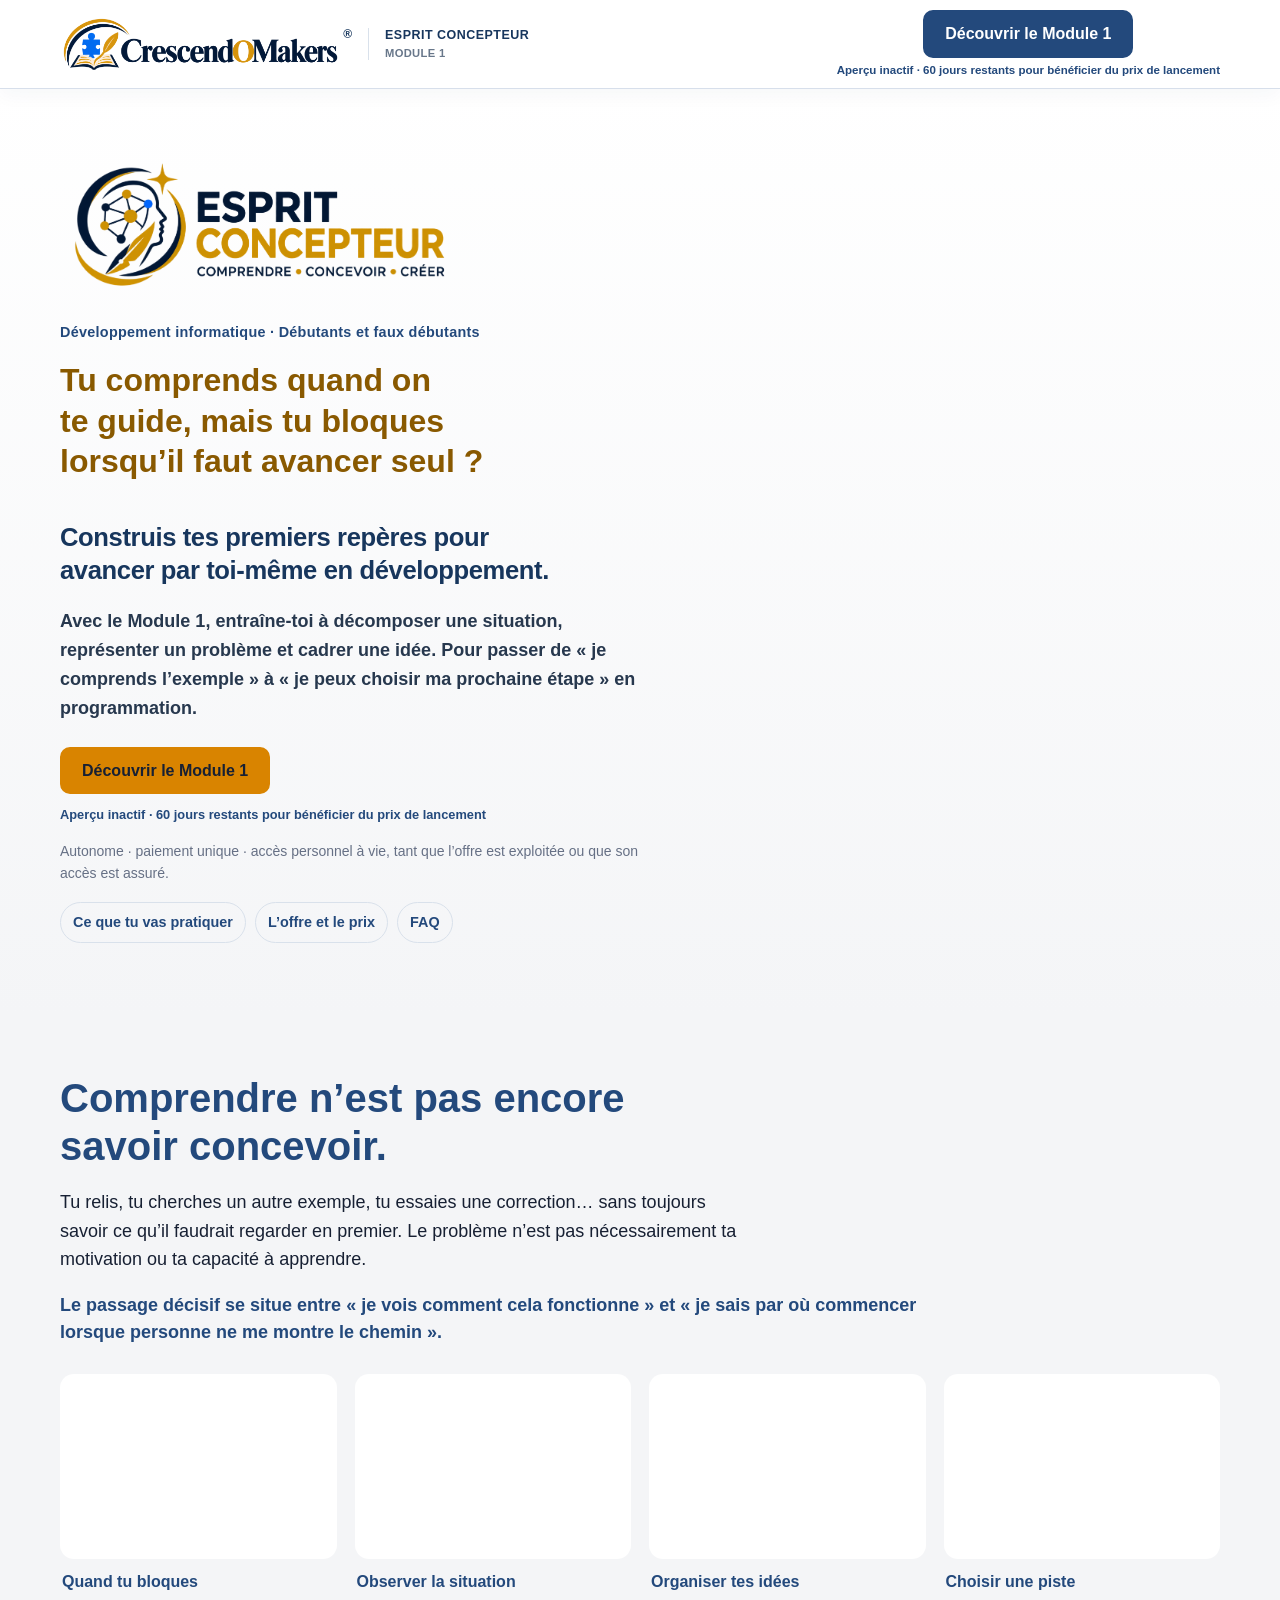
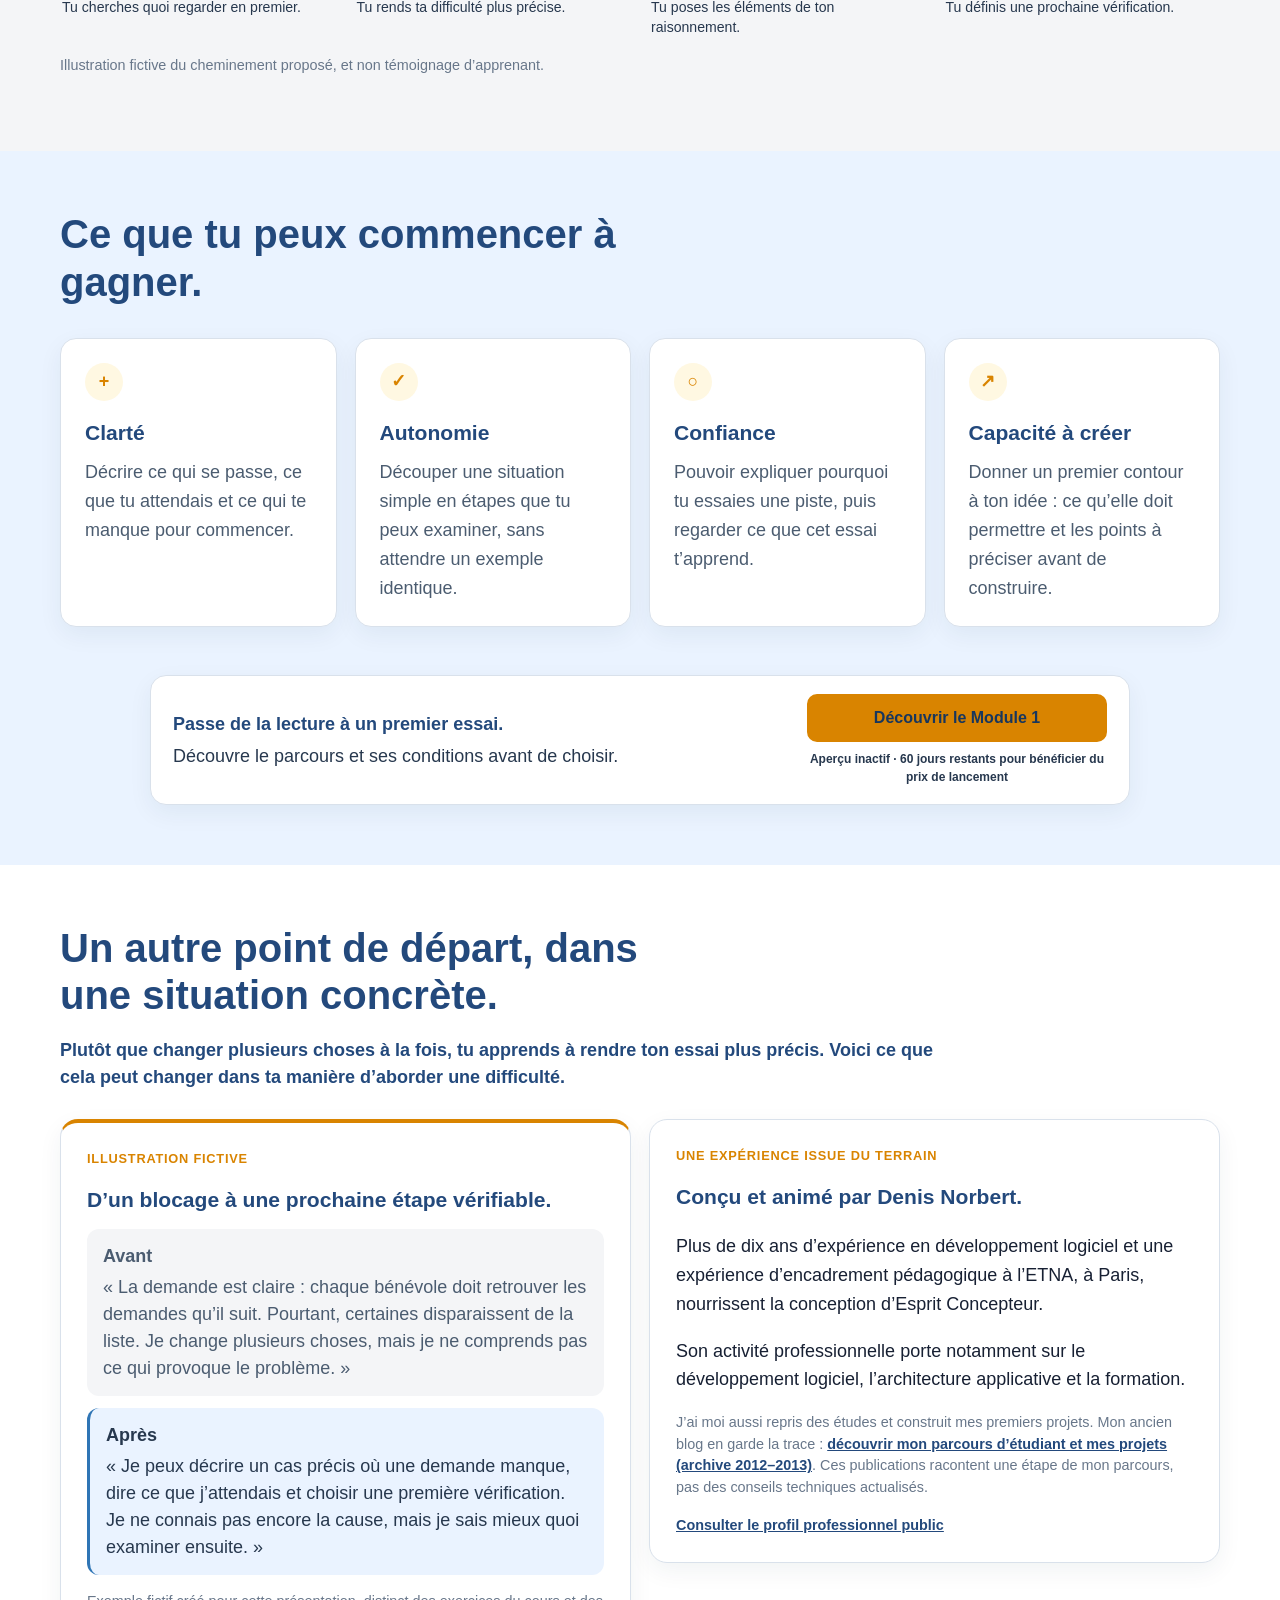
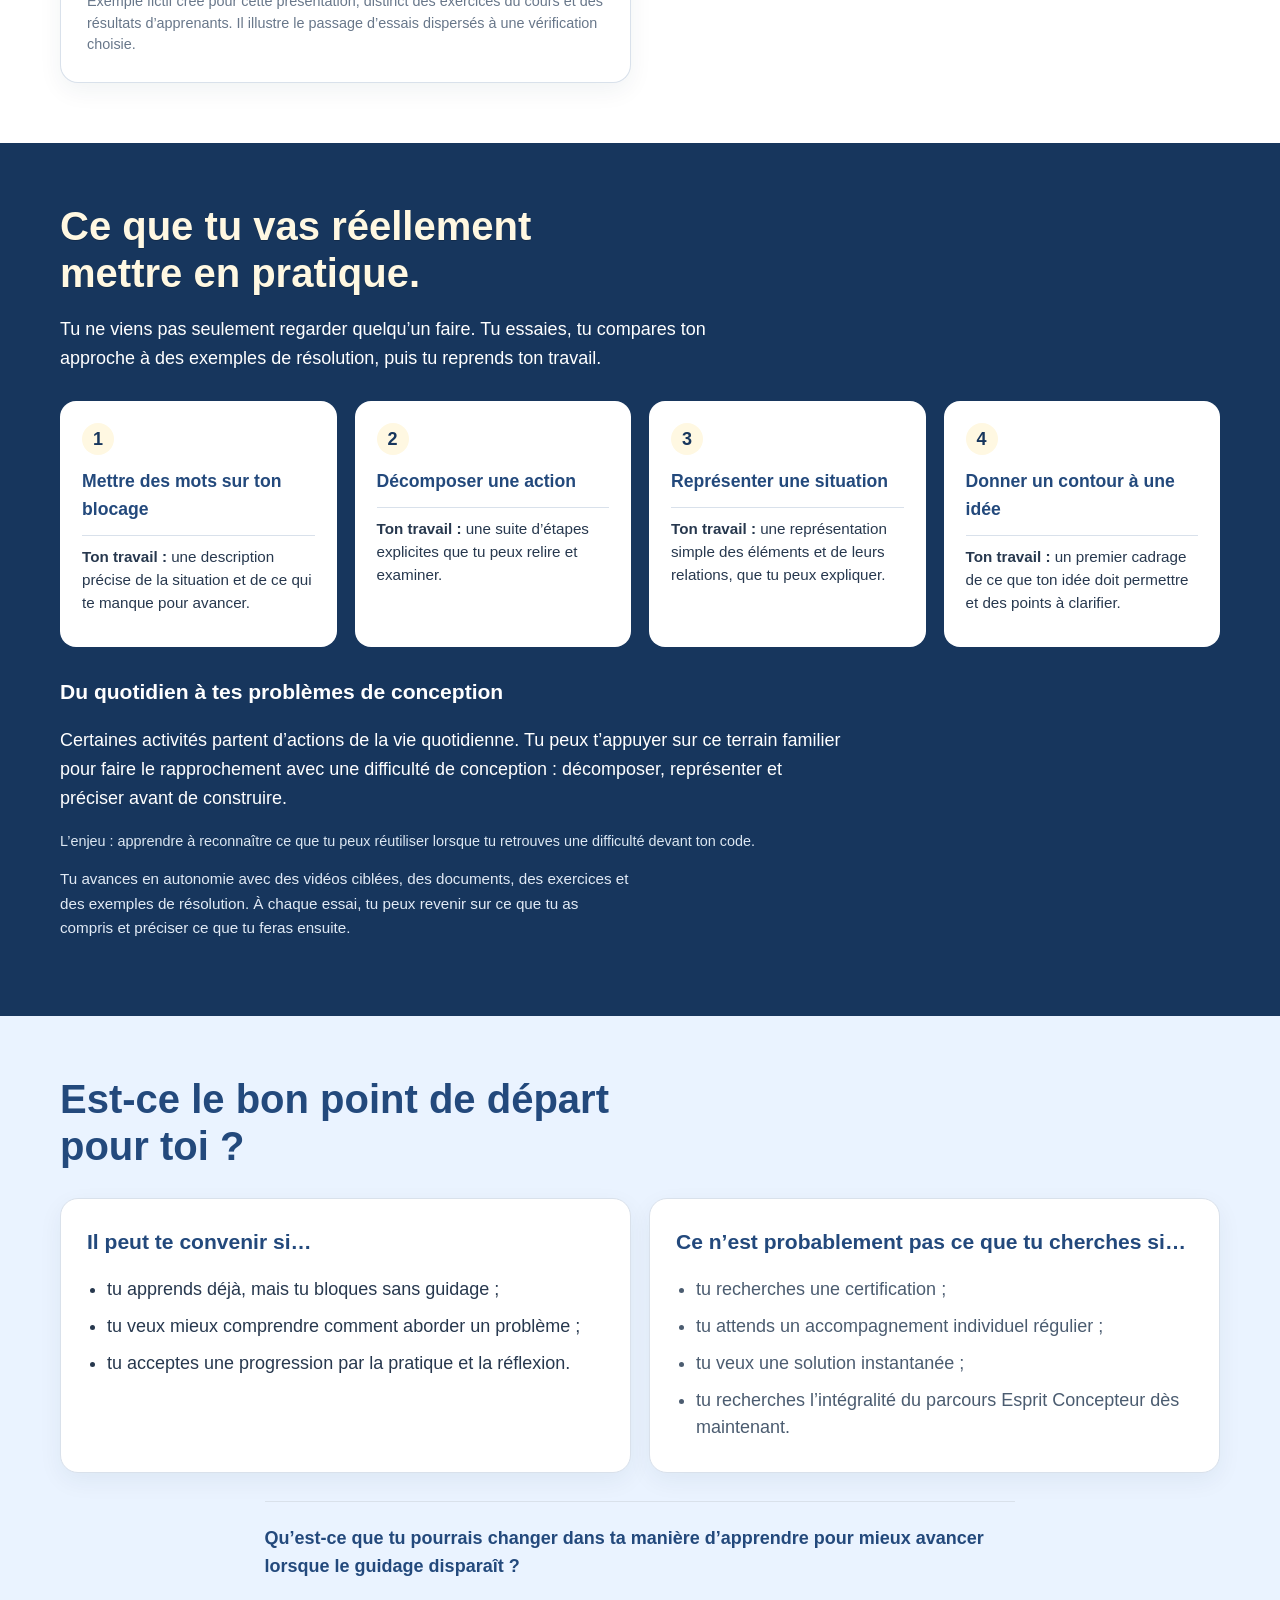
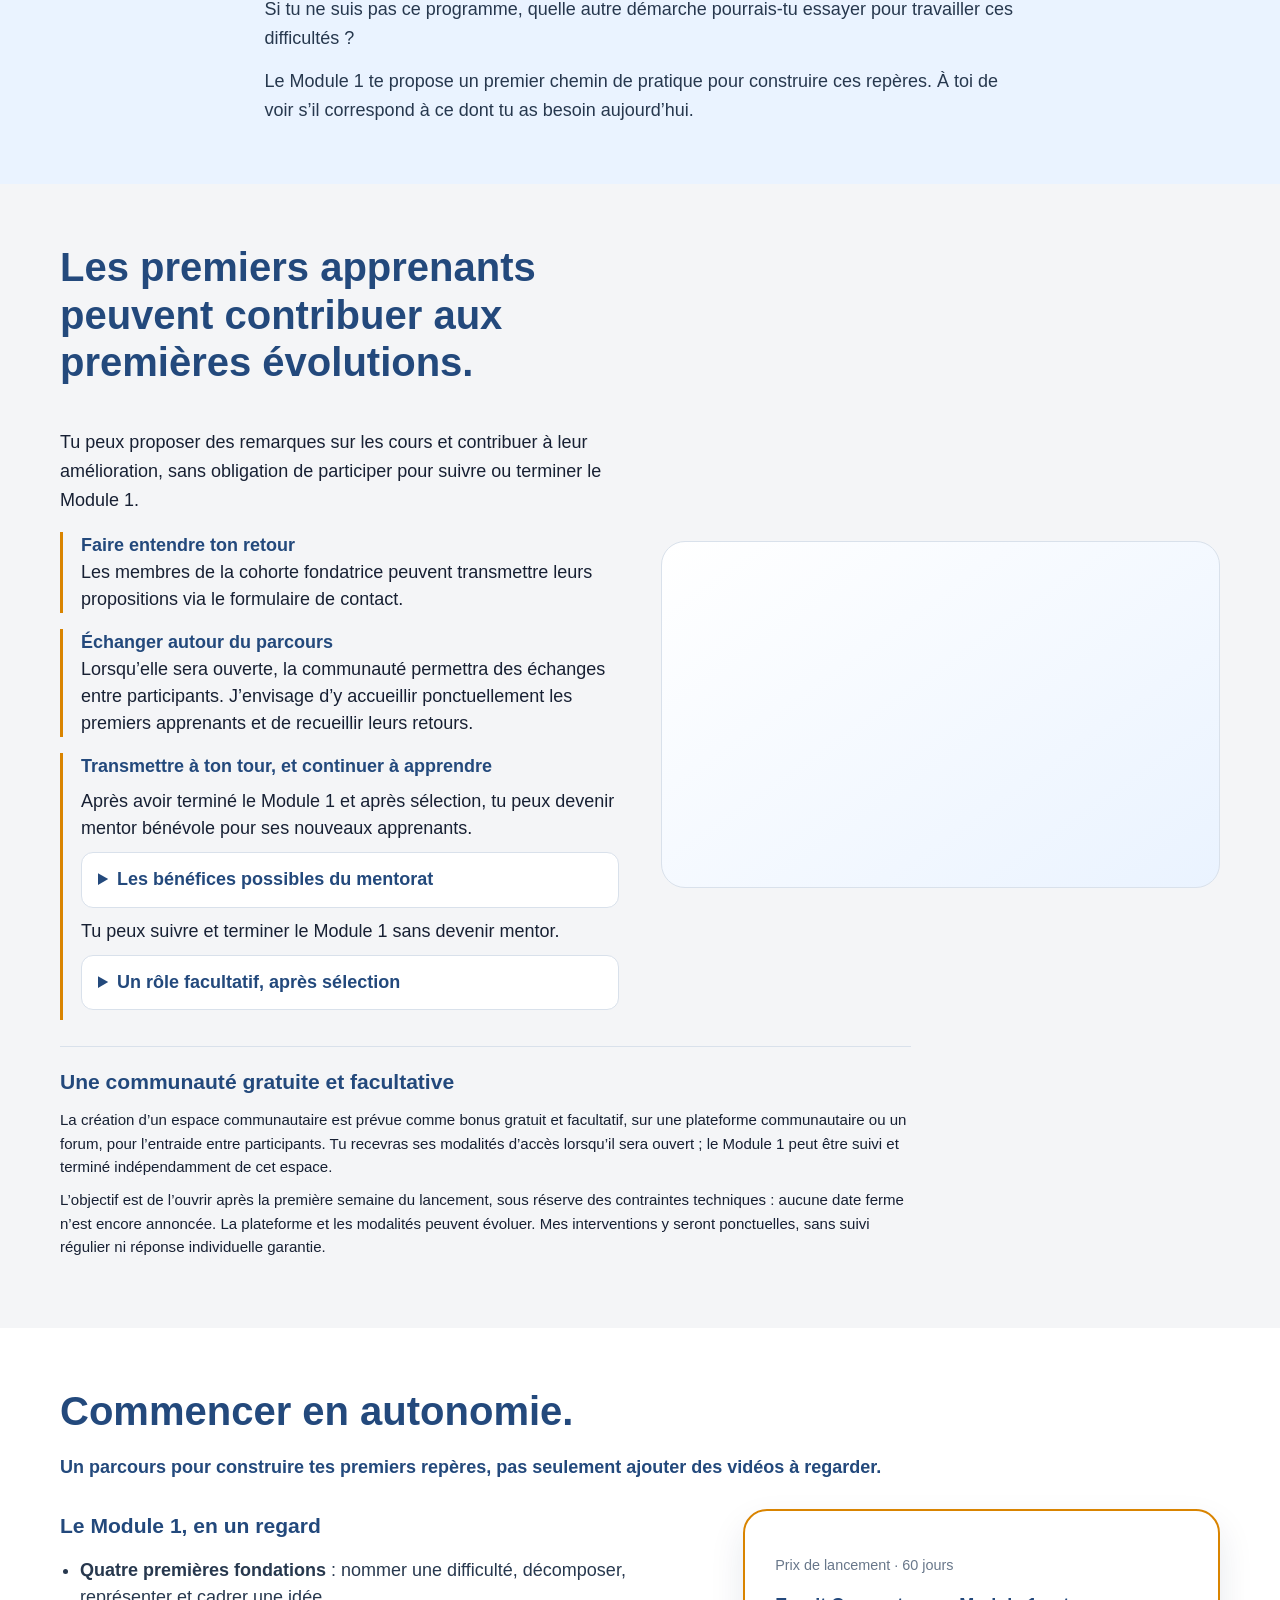
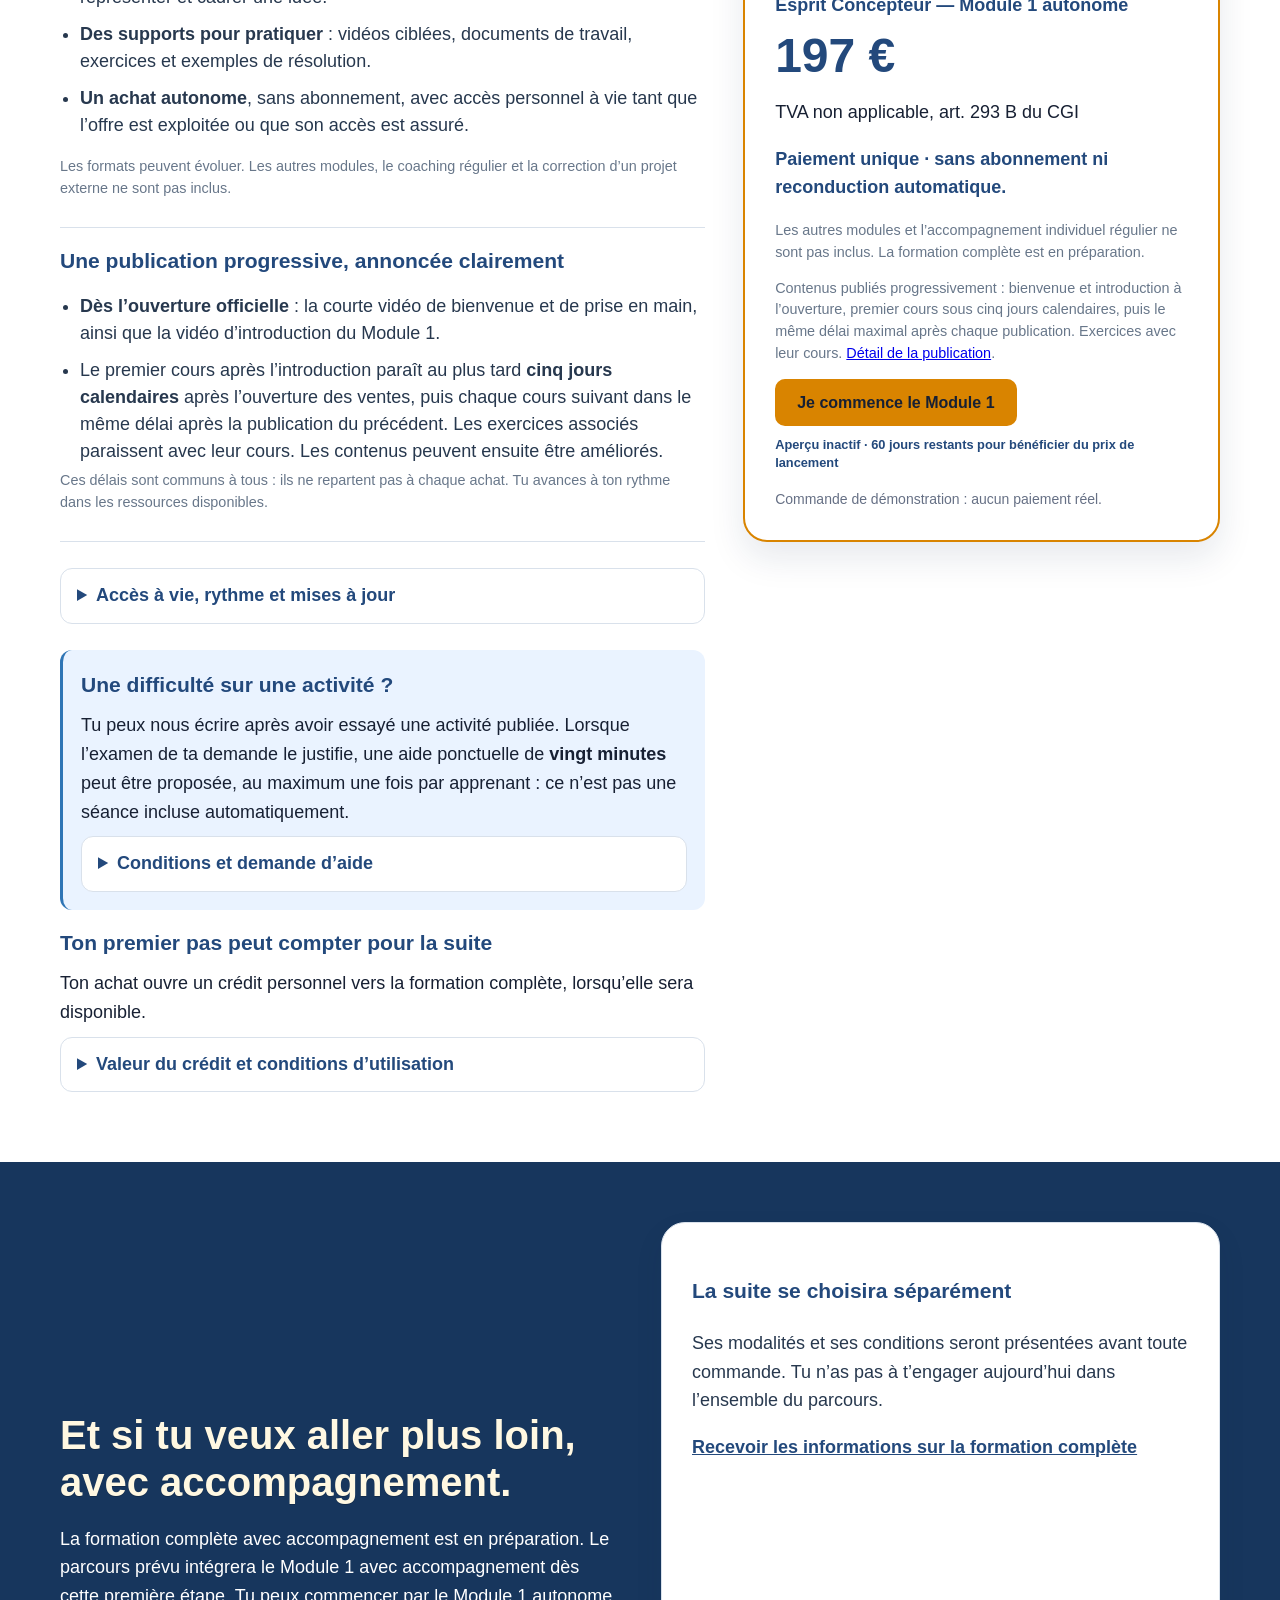
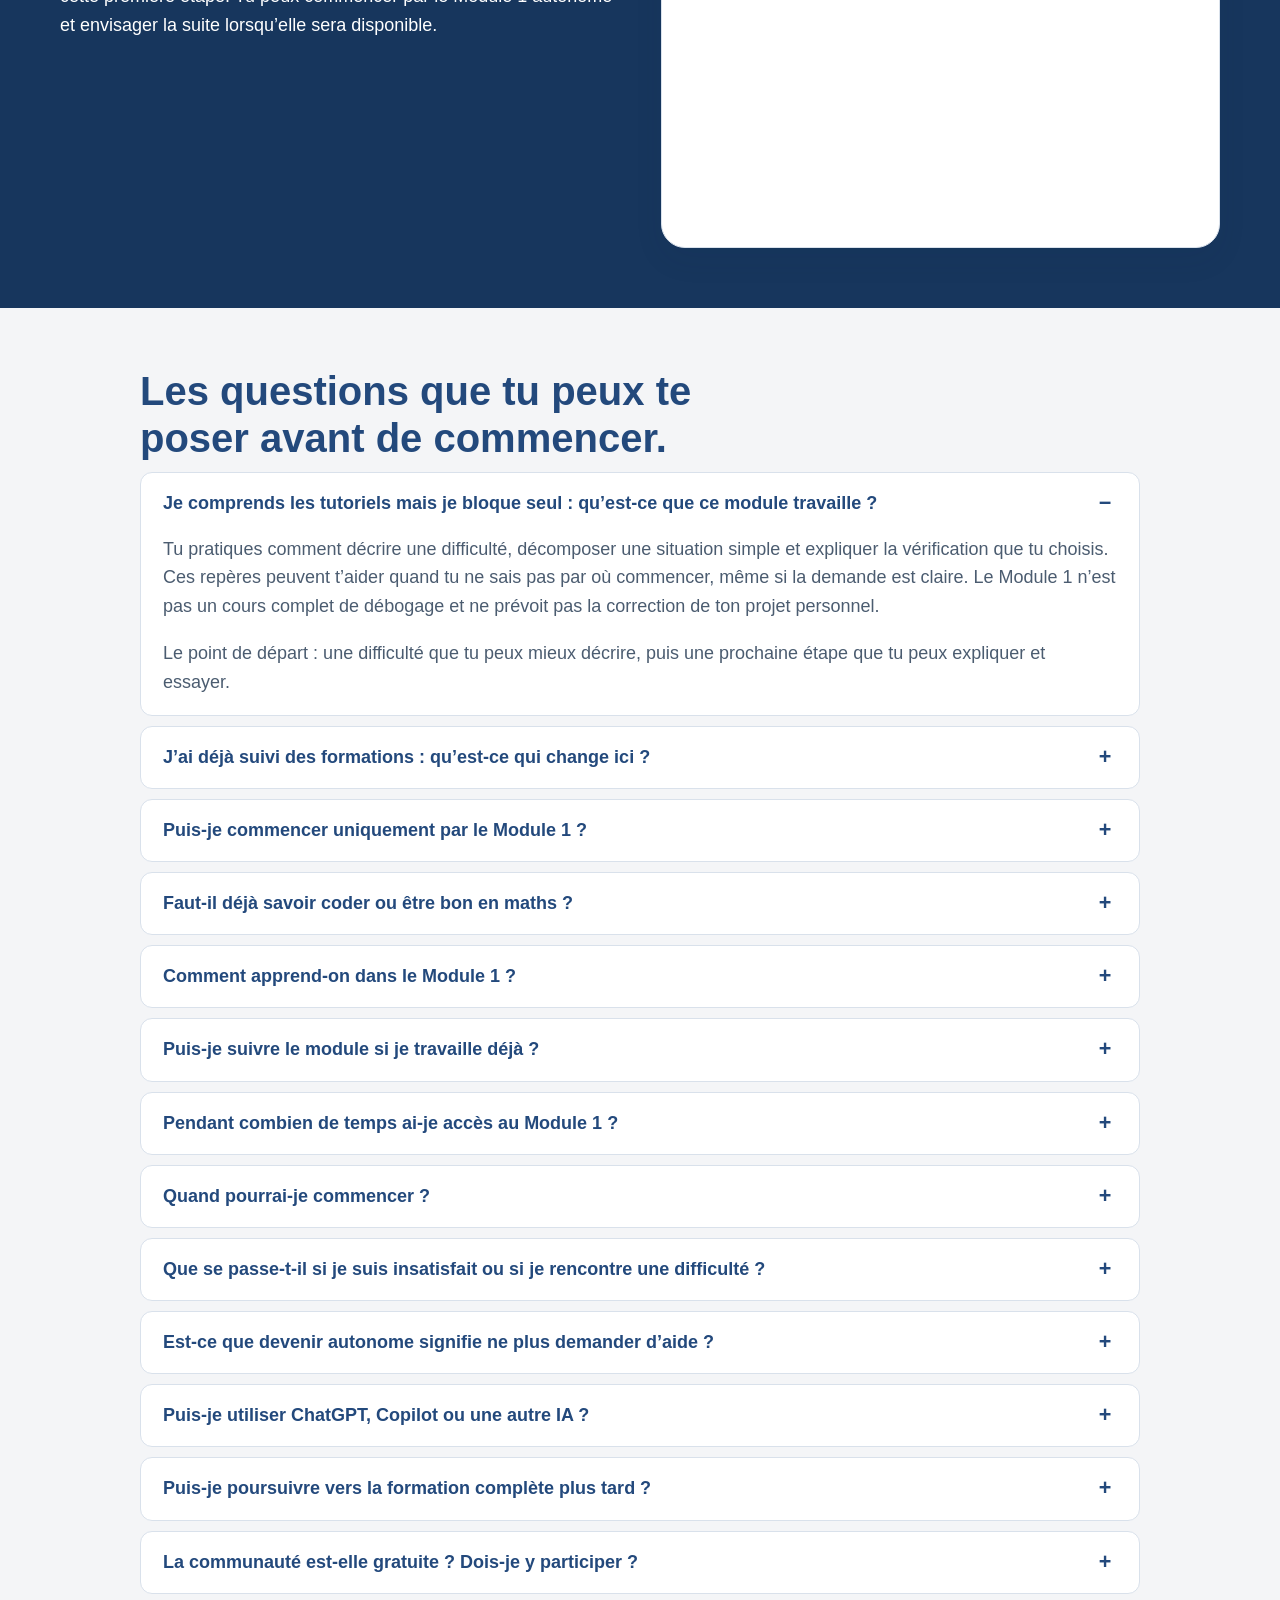
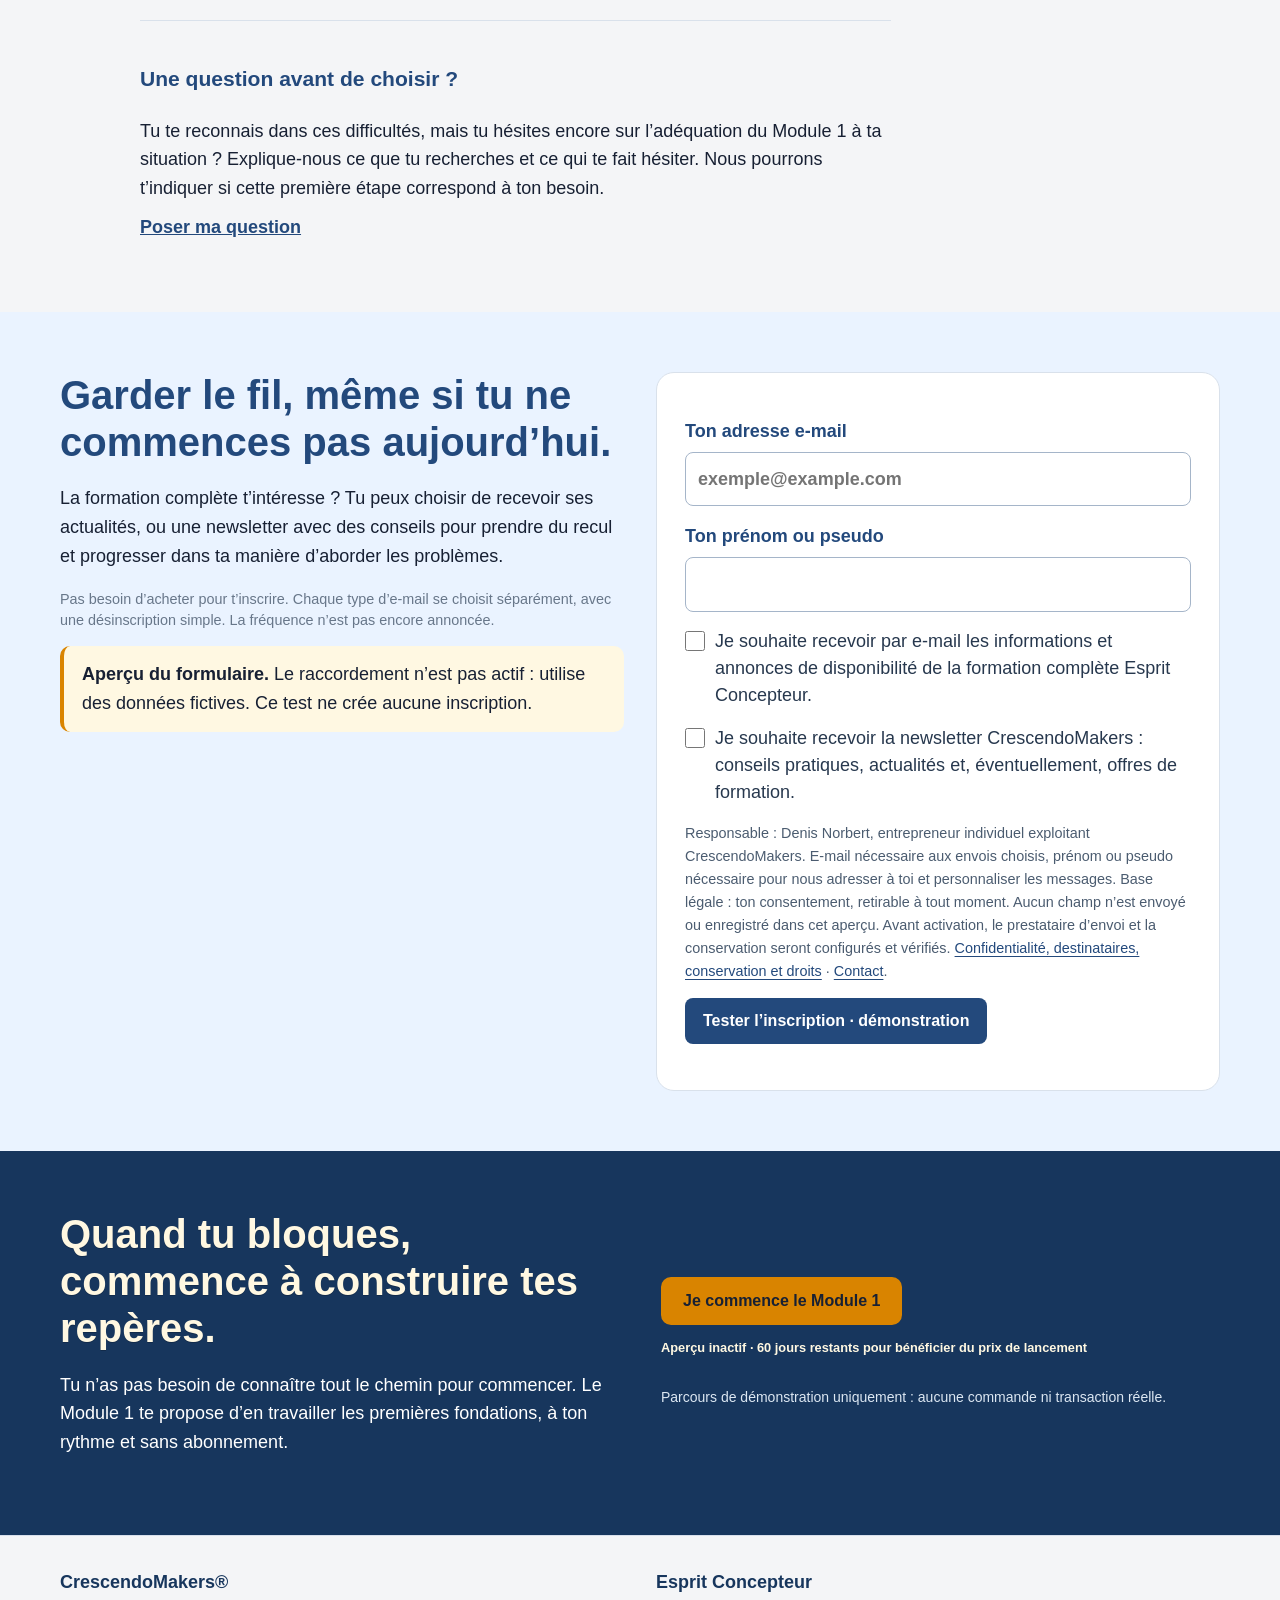
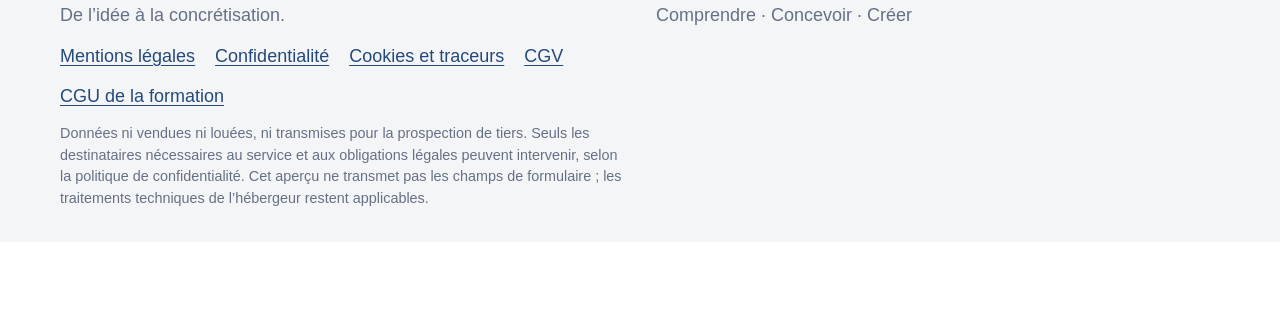
<file: index.html>
<!doctype html>
<html lang="fr">
<head>
  <meta charset="utf-8">
  <meta name="viewport" content="width=device-width, initial-scale=1">
  <meta http-equiv="refresh" content="0; url=./tunnel-preview-v5.html">
  <title>Aperçu Module 1 — Esprit Concepteur</title>
</head>
<body>
  <p>Ouverture de l’aperçu du <a href="./tunnel-preview-v5.html">tunnel Esprit Concepteur — Module 1</a>…</p>
</body>
</html>
</file>
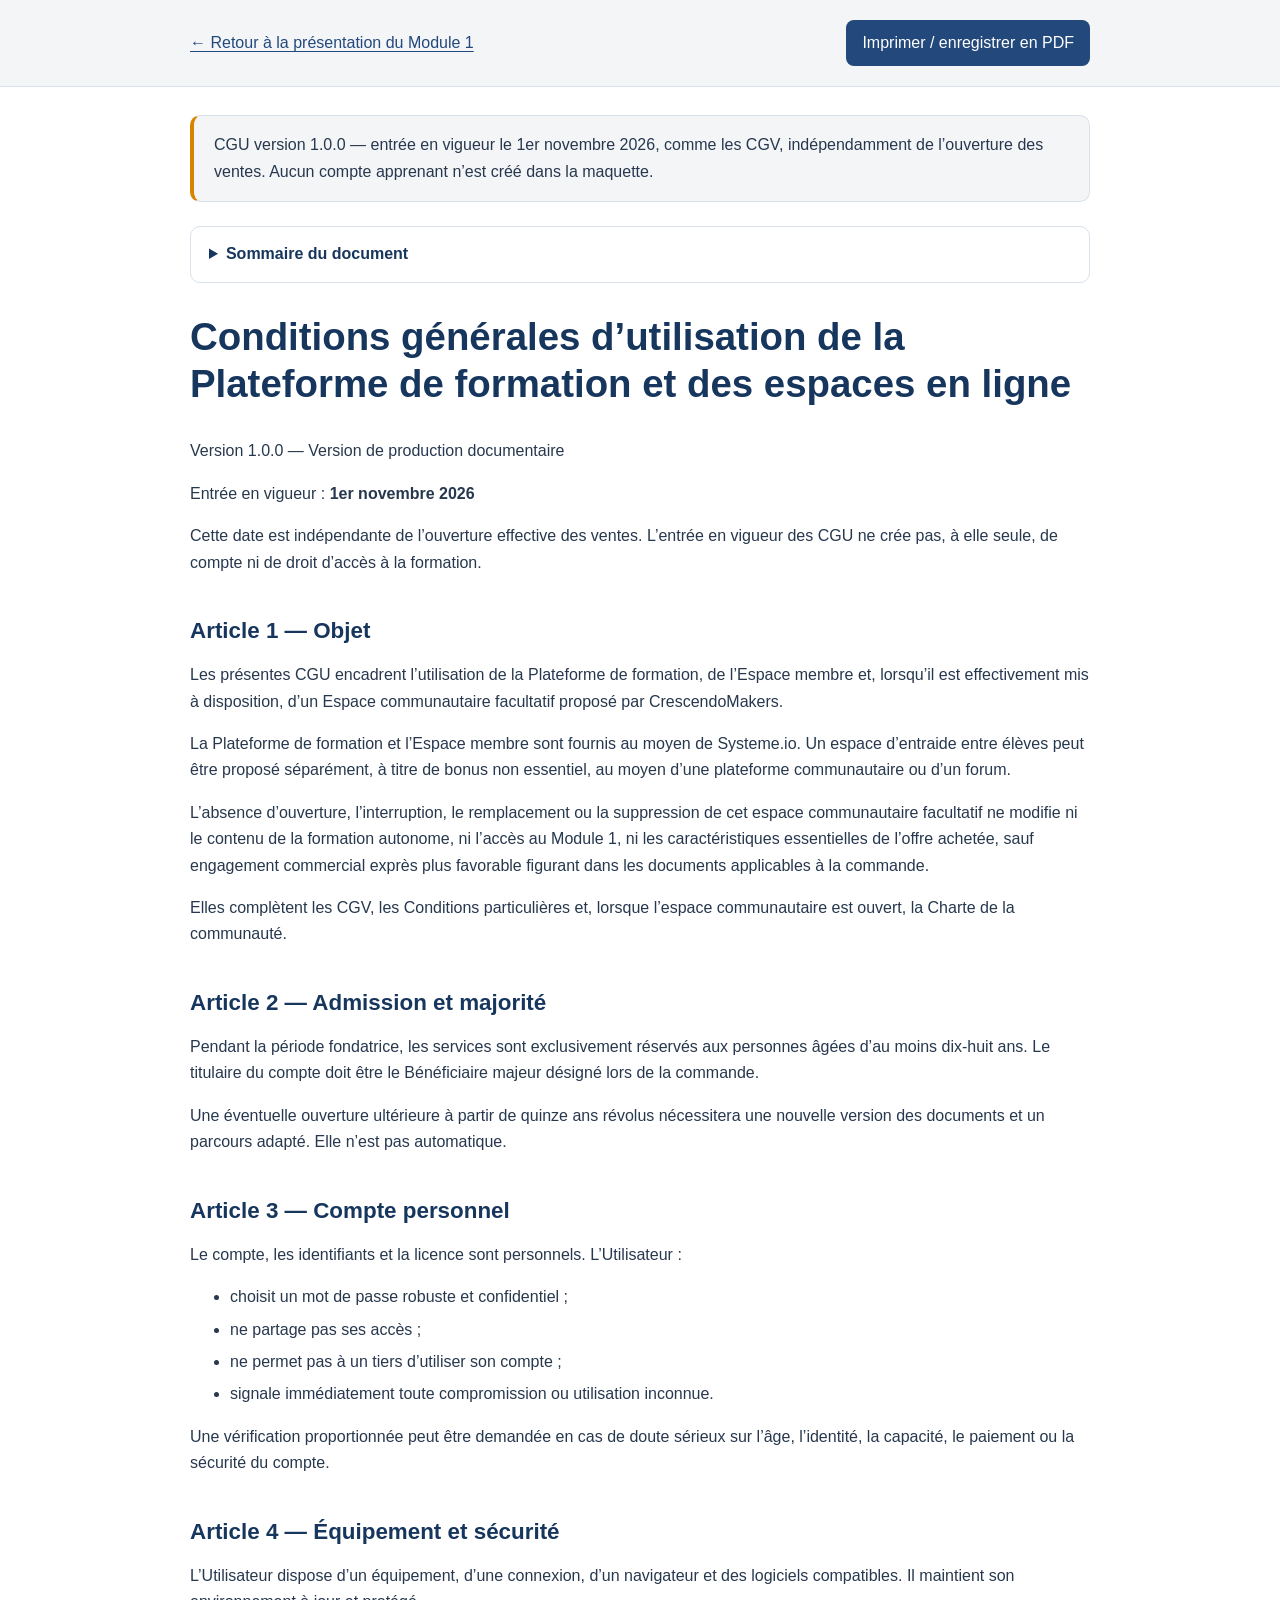
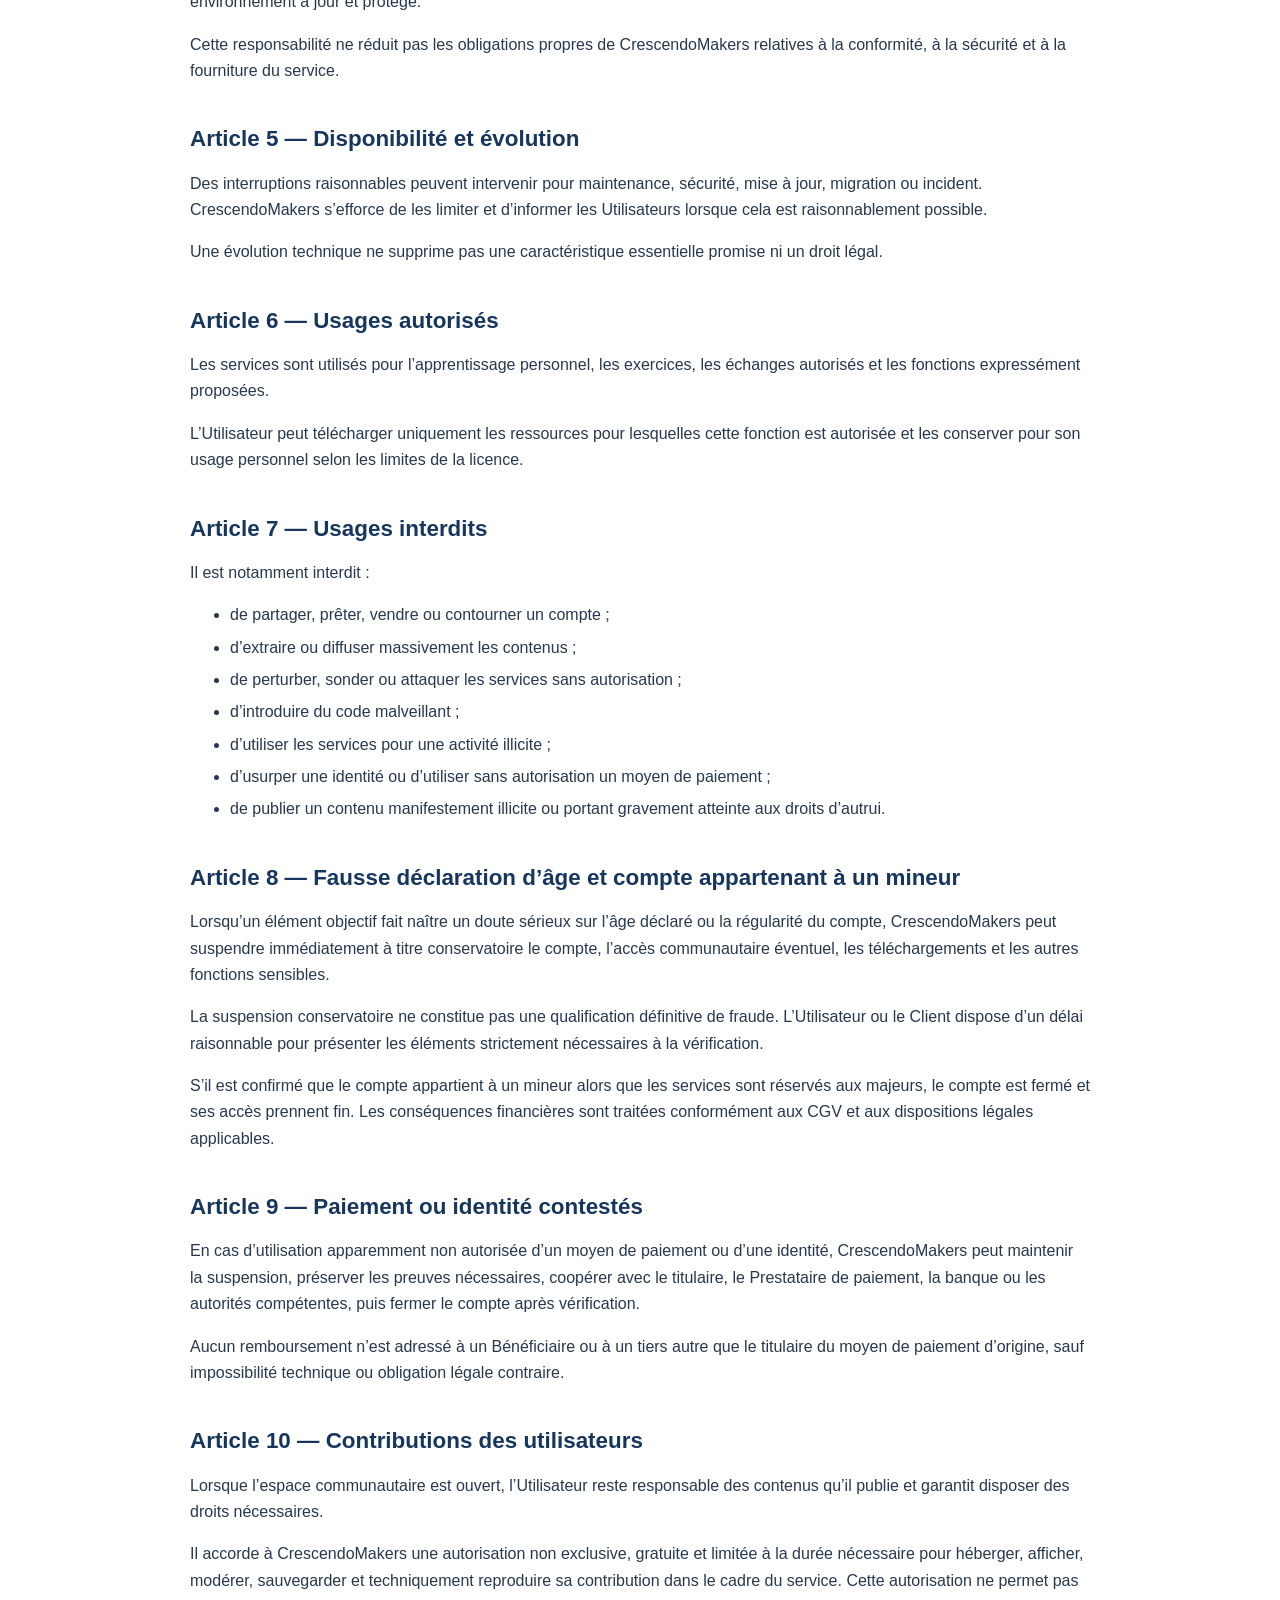
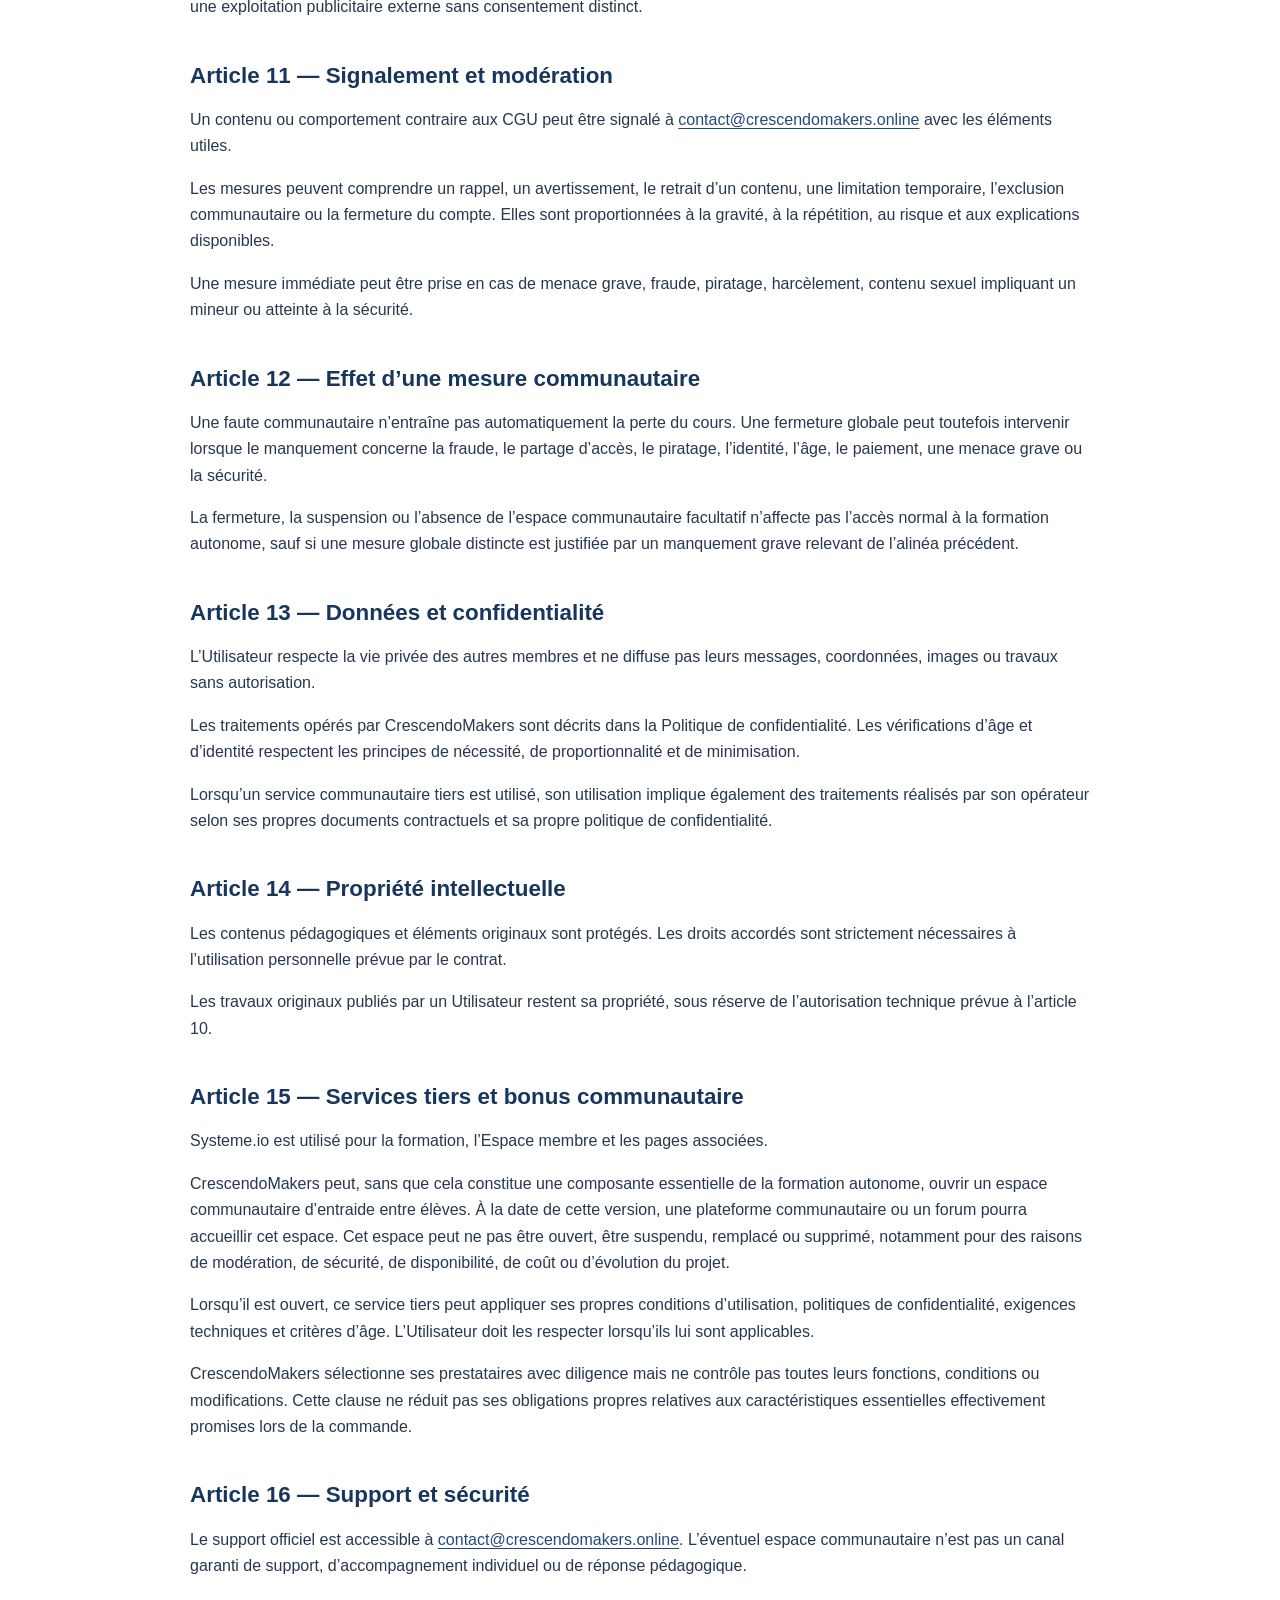
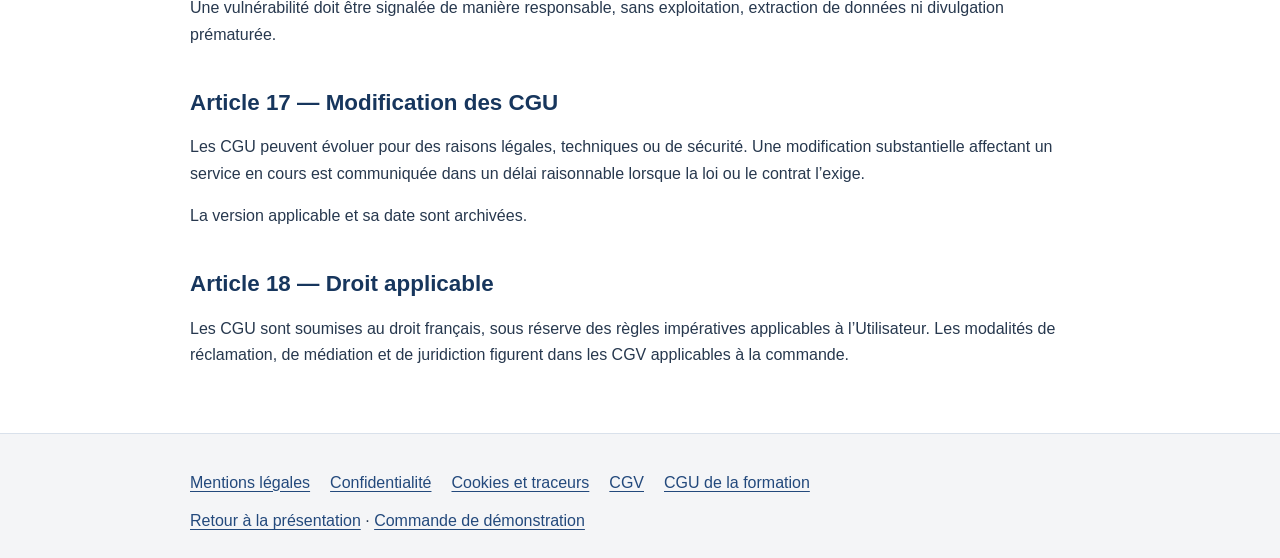
<file: cgu.html>
<!doctype html>
<html lang="fr"><head><meta charset="utf-8"><meta name="viewport" content="width=device-width, initial-scale=1">
<title>Conditions générales d’utilisation de la Plateforme de formation et des espaces en ligne | CrescendoMakers</title>
<meta name="description" content="CGU version 1.0.0 — entrée en vigueur le 1er novembre 2026, indépendamment de l’ouverture des ventes.">
<style>
*{box-sizing:border-box}body{margin:0;color:#27384e;background:#fff;font:1rem/1.65 Arial,Helvetica,sans-serif}
header{border-bottom:1px solid #d9e1eb;background:#f4f5f7}.wrap{width:min(calc(100% - 2rem),900px);margin:auto}
header .wrap{display:flex;align-items:center;justify-content:space-between;gap:16px;padding:20px 0;flex-wrap:wrap}
a{color:#23497c;text-underline-offset:3px;overflow-wrap:anywhere}a:focus-visible,button:focus-visible,summary:focus-visible{outline:3px solid #d98400;outline-offset:4px}
main{padding:28px 0 48px}h1{font-size:clamp(1.8rem,4vw,2.4rem);line-height:1.2;color:#17365d}
h2{font-size:1.4rem;line-height:1.35;color:#17365d;margin:40px 0 14px;scroll-margin-top:20px}
h3{font-size:1.1rem;line-height:1.4;color:#23497c}p,li{overflow-wrap:break-word}li{margin:6px 0}
.review{padding:16px 20px;border:1px solid #d9e1eb;border-left:4px solid #d98400;border-radius:10px;background:#f4f5f7;margin:0 0 24px}
blockquote{margin:20px 0;padding:8px 20px;border-left:4px solid #2f75b5;background:#eaf3ff}
button{font:inherit;color:#fff;background:#23497c;border:0;border-radius:8px;padding:10px 16px;cursor:pointer}
details{border:1px solid #d9e1eb;border-radius:10px;padding:14px 18px}summary{font-weight:700;cursor:pointer;color:#17365d}
nav ol{padding-left:24px}footer{padding:24px 0;background:#f4f5f7;border-top:1px solid #d9e1eb}
@media print{@page{size:A4;margin:15mm}header,footer,.review,details{display:none}body{font-size:10pt;color:#000}.wrap{width:100%}main{padding:0}h1{font-size:18pt}h2{font-size:13pt;break-after:avoid}h3{break-after:avoid}a{color:inherit}blockquote{background:none;border-color:#777}}
</style><link rel="stylesheet" href="./demo-interfaces.css?v=20261014"></head><body>
<header><div class="wrap"><a href="./tunnel-preview-v5.html">← Retour à la présentation du Module 1</a><button type="button" onclick="window.print()">Imprimer / enregistrer en PDF</button></div></header>
<main class="wrap"><aside class="review" role="note">CGU version 1.0.0 — entrée en vigueur le 1er novembre 2026, comme les CGV, indépendamment de l’ouverture des ventes. Aucun compte apprenant n’est créé dans la maquette.</aside>
<details><summary>Sommaire du document</summary><nav aria-label="Sommaire du document"><ol><li><a href="#article-1-objet">Article 1 — Objet</a></li>
<li><a href="#article-2-admission-et-majorite">Article 2 — Admission et majorité</a></li>
<li><a href="#article-3-compte-personnel">Article 3 — Compte personnel</a></li>
<li><a href="#article-4-equipement-et-securite">Article 4 — Équipement et sécurité</a></li>
<li><a href="#article-5-disponibilite-et-evolution">Article 5 — Disponibilité et évolution</a></li>
<li><a href="#article-6-usages-autorises">Article 6 — Usages autorisés</a></li>
<li><a href="#article-7-usages-interdits">Article 7 — Usages interdits</a></li>
<li><a href="#article-8-fausse-declaration-d-age-et-compte-appartenant-a-un-mineur">Article 8 — Fausse déclaration d’âge et compte appartenant à un mineur</a></li>
<li><a href="#article-9-paiement-ou-identite-contestes">Article 9 — Paiement ou identité contestés</a></li>
<li><a href="#article-10-contributions-des-utilisateurs">Article 10 — Contributions des utilisateurs</a></li>
<li><a href="#article-11-signalement-et-moderation">Article 11 — Signalement et modération</a></li>
<li><a href="#article-12-effet-d-une-mesure-communautaire">Article 12 — Effet d’une mesure communautaire</a></li>
<li><a href="#article-13-donnees-et-confidentialite">Article 13 — Données et confidentialité</a></li>
<li><a href="#article-14-propriete-intellectuelle">Article 14 — Propriété intellectuelle</a></li>
<li><a href="#article-15-services-tiers-et-bonus-communautaire">Article 15 — Services tiers et bonus communautaire</a></li>
<li><a href="#article-16-support-et-securite">Article 16 — Support et sécurité</a></li>
<li><a href="#article-17-modification-des-cgu">Article 17 — Modification des CGU</a></li>
<li><a href="#article-18-droit-applicable">Article 18 — Droit applicable</a></li></ol></nav></details>
<article id="texte-document">
<h1>Conditions générales d’utilisation de la Plateforme de formation et des espaces en ligne</h1>
<p>Version 1.0.0 — Version de production documentaire</p>
<p>Entrée en vigueur&nbsp;: <strong>1er novembre 2026</strong></p>
<p>Cette date est indépendante de l’ouverture effective des ventes. L’entrée en vigueur des CGU ne crée pas, à elle seule, de compte ni de droit d’accès à la formation.</p>
<h2 id="article-1-objet">Article 1 — Objet</h2>
<p>Les présentes CGU encadrent l’utilisation de la Plateforme de formation, de l’Espace membre
et, lorsqu’il est effectivement mis à disposition, d’un Espace communautaire facultatif
proposé par CrescendoMakers.</p>
<p>La Plateforme de formation et l’Espace membre sont fournis au moyen de Systeme.io. Un espace
d’entraide entre élèves peut être proposé séparément, à titre de bonus non essentiel, au
moyen d’une plateforme communautaire ou d’un forum.</p>
<p>L’absence d’ouverture, l’interruption, le remplacement ou la suppression de cet espace
communautaire facultatif ne modifie ni le contenu de la formation autonome, ni l’accès au
Module 1, ni les caractéristiques essentielles de l’offre achetée, sauf engagement commercial
exprès plus favorable figurant dans les documents applicables à la commande.</p>
<p>Elles complètent les CGV, les Conditions particulières et, lorsque l’espace communautaire est
ouvert, la Charte de la communauté.</p>
<h2 id="article-2-admission-et-majorite">Article 2 — Admission et majorité</h2>
<p>Pendant la période fondatrice, les services sont exclusivement réservés aux personnes âgées
d’au moins dix-huit ans. Le titulaire du compte doit être le Bénéficiaire majeur désigné
lors de la commande.</p>
<p>Une éventuelle ouverture ultérieure à partir de quinze ans révolus nécessitera une nouvelle
version des documents et un parcours adapté. Elle n’est pas automatique.</p>
<h2 id="article-3-compte-personnel">Article 3 — Compte personnel</h2>
<p>Le compte, les identifiants et la licence sont personnels. L’Utilisateur&nbsp;:</p>
<ul>
<li>choisit un mot de passe robuste et confidentiel&nbsp;;</li>
<li>ne partage pas ses accès&nbsp;;</li>
<li>ne permet pas à un tiers d’utiliser son compte&nbsp;;</li>
<li>signale immédiatement toute compromission ou utilisation inconnue.</li>
</ul>
<p>Une vérification proportionnée peut être demandée en cas de doute sérieux sur l’âge,
l’identité, la capacité, le paiement ou la sécurité du compte.</p>
<h2 id="article-4-equipement-et-securite">Article 4 — Équipement et sécurité</h2>
<p>L’Utilisateur dispose d’un équipement, d’une connexion, d’un navigateur et des logiciels
compatibles. Il maintient son environnement à jour et protégé.</p>
<p>Cette responsabilité ne réduit pas les obligations propres de CrescendoMakers relatives à
la conformité, à la sécurité et à la fourniture du service.</p>
<h2 id="article-5-disponibilite-et-evolution">Article 5 — Disponibilité et évolution</h2>
<p>Des interruptions raisonnables peuvent intervenir pour maintenance, sécurité, mise à jour,
migration ou incident. CrescendoMakers s’efforce de les limiter et d’informer les
Utilisateurs lorsque cela est raisonnablement possible.</p>
<p>Une évolution technique ne supprime pas une caractéristique essentielle promise ni un droit
légal.</p>
<h2 id="article-6-usages-autorises">Article 6 — Usages autorisés</h2>
<p>Les services sont utilisés pour l’apprentissage personnel, les exercices, les échanges
autorisés et les fonctions expressément proposées.</p>
<p>L’Utilisateur peut télécharger uniquement les ressources pour lesquelles cette fonction est
autorisée et les conserver pour son usage personnel selon les limites de la licence.</p>
<h2 id="article-7-usages-interdits">Article 7 — Usages interdits</h2>
<p>Il est notamment interdit&nbsp;:</p>
<ul>
<li>de partager, prêter, vendre ou contourner un compte&nbsp;;</li>
<li>d’extraire ou diffuser massivement les contenus&nbsp;;</li>
<li>de perturber, sonder ou attaquer les services sans autorisation&nbsp;;</li>
<li>d’introduire du code malveillant&nbsp;;</li>
<li>d’utiliser les services pour une activité illicite&nbsp;;</li>
<li>d’usurper une identité ou d’utiliser sans autorisation un moyen de paiement&nbsp;;</li>
<li>de publier un contenu manifestement illicite ou portant gravement atteinte aux droits
d’autrui.</li>
</ul>
<h2 id="article-8-fausse-declaration-d-age-et-compte-appartenant-a-un-mineur">Article 8 — Fausse déclaration d’âge et compte appartenant à un mineur</h2>
<p>Lorsqu’un élément objectif fait naître un doute sérieux sur l’âge déclaré ou la régularité du
compte, CrescendoMakers peut suspendre immédiatement à titre conservatoire le compte,
l’accès communautaire éventuel, les téléchargements et les autres fonctions sensibles.</p>
<p>La suspension conservatoire ne constitue pas une qualification définitive de fraude.
L’Utilisateur ou le Client dispose d’un délai raisonnable pour présenter les éléments
strictement nécessaires à la vérification.</p>
<p>S’il est confirmé que le compte appartient à un mineur alors que les services sont réservés
aux majeurs, le compte est fermé et ses accès prennent fin. Les conséquences financières
sont traitées conformément aux CGV et aux dispositions légales applicables.</p>
<h2 id="article-9-paiement-ou-identite-contestes">Article 9 — Paiement ou identité contestés</h2>
<p>En cas d’utilisation apparemment non autorisée d’un moyen de paiement ou d’une identité,
CrescendoMakers peut maintenir la suspension, préserver les preuves nécessaires, coopérer
avec le titulaire, le Prestataire de paiement, la banque ou les autorités compétentes, puis
fermer le compte après vérification.</p>
<p>Aucun remboursement n’est adressé à un Bénéficiaire ou à un tiers autre que le titulaire du
moyen de paiement d’origine, sauf impossibilité technique ou obligation légale contraire.</p>
<h2 id="article-10-contributions-des-utilisateurs">Article 10 — Contributions des utilisateurs</h2>
<p>Lorsque l’espace communautaire est ouvert, l’Utilisateur reste responsable des contenus
qu’il publie et garantit disposer des droits nécessaires.</p>
<p>Il accorde à CrescendoMakers une autorisation non exclusive, gratuite et limitée à la durée
nécessaire pour héberger, afficher, modérer, sauvegarder et techniquement reproduire sa
contribution dans le cadre du service. Cette autorisation ne permet pas une exploitation
publicitaire externe sans consentement distinct.</p>
<h2 id="article-11-signalement-et-moderation">Article 11 — Signalement et modération</h2>
<p>Un contenu ou comportement contraire aux CGU peut être signalé à
<a href="mailto:contact@crescendomakers.online">contact@crescendomakers.online</a> avec les éléments utiles.</p>
<p>Les mesures peuvent comprendre un rappel, un avertissement, le retrait d’un contenu, une
limitation temporaire, l’exclusion communautaire ou la fermeture du compte. Elles sont
proportionnées à la gravité, à la répétition, au risque et aux explications disponibles.</p>
<p>Une mesure immédiate peut être prise en cas de menace grave, fraude, piratage, harcèlement,
contenu sexuel impliquant un mineur ou atteinte à la sécurité.</p>
<h2 id="article-12-effet-d-une-mesure-communautaire">Article 12 — Effet d’une mesure communautaire</h2>
<p>Une faute communautaire n’entraîne pas automatiquement la perte du cours. Une fermeture
globale peut toutefois intervenir lorsque le manquement concerne la fraude, le partage
d’accès, le piratage, l’identité, l’âge, le paiement, une menace grave ou la sécurité.</p>
<p>La fermeture, la suspension ou l’absence de l’espace communautaire facultatif n’affecte pas
l’accès normal à la formation autonome, sauf si une mesure globale distincte est justifiée
par un manquement grave relevant de l’alinéa précédent.</p>
<h2 id="article-13-donnees-et-confidentialite">Article 13 — Données et confidentialité</h2>
<p>L’Utilisateur respecte la vie privée des autres membres et ne diffuse pas leurs messages,
coordonnées, images ou travaux sans autorisation.</p>
<p>Les traitements opérés par CrescendoMakers sont décrits dans la Politique de
confidentialité. Les vérifications d’âge et d’identité respectent les principes de nécessité,
de proportionnalité et de minimisation.</p>
<p>Lorsqu’un service communautaire tiers est utilisé, son utilisation implique également des traitements réalisés par
son opérateur selon ses propres documents contractuels et sa propre politique de confidentialité.</p>
<h2 id="article-14-propriete-intellectuelle">Article 14 — Propriété intellectuelle</h2>
<p>Les contenus pédagogiques et éléments originaux sont protégés. Les droits accordés sont
strictement nécessaires à l’utilisation personnelle prévue par le contrat.</p>
<p>Les travaux originaux publiés par un Utilisateur restent sa propriété, sous réserve de
l’autorisation technique prévue à l’article 10.</p>
<h2 id="article-15-services-tiers-et-bonus-communautaire">Article 15 — Services tiers et bonus communautaire</h2>
<p>Systeme.io est utilisé pour la formation, l’Espace membre et les pages associées.</p>
<p>CrescendoMakers peut, sans que cela constitue une composante essentielle de la formation
autonome, ouvrir un espace communautaire d’entraide entre élèves. À la date de cette version,
une plateforme communautaire ou un forum pourra accueillir cet espace. Cet espace peut ne pas être ouvert, être suspendu, remplacé
ou supprimé, notamment pour des raisons de modération, de sécurité, de disponibilité, de
coût ou d’évolution du projet.</p>
<p>Lorsqu’il est ouvert, ce service tiers peut appliquer ses propres conditions d’utilisation,
politiques de confidentialité, exigences techniques et critères d’âge. L’Utilisateur doit les
respecter lorsqu’ils lui sont applicables.</p>
<p>CrescendoMakers sélectionne ses prestataires avec diligence mais ne contrôle pas toutes leurs
fonctions, conditions ou modifications. Cette clause ne réduit pas ses obligations propres
relatives aux caractéristiques essentielles effectivement promises lors de la commande.</p>
<h2 id="article-16-support-et-securite">Article 16 — Support et sécurité</h2>
<p>Le support officiel est accessible à <a href="mailto:contact@crescendomakers.online">contact@crescendomakers.online</a>. L’éventuel espace
communautaire n’est pas un canal garanti de support, d’accompagnement individuel ou de
réponse pédagogique.</p>
<p>Une vulnérabilité doit être signalée de manière responsable, sans exploitation, extraction
de données ni divulgation prématurée.</p>
<h2 id="article-17-modification-des-cgu">Article 17 — Modification des CGU</h2>
<p>Les CGU peuvent évoluer pour des raisons légales, techniques ou de sécurité. Une
modification substantielle affectant un service en cours est communiquée dans un délai
raisonnable lorsque la loi ou le contrat l’exige.</p>
<p>La version applicable et sa date sont archivées.</p>
<h2 id="article-18-droit-applicable">Article 18 — Droit applicable</h2>
<p>Les CGU sont soumises au droit français, sous réserve des règles impératives applicables à
l’Utilisateur. Les modalités de réclamation, de médiation et de juridiction figurent dans
les CGV applicables à la commande.</p>
</article>
</main><footer><div class="wrap"><nav class="demo-legal-nav" aria-label="Documents juridiques"><a href="./mentions-legales.html">Mentions légales</a><a href="./confidentialite.html">Confidentialité</a><a href="./cookies.html">Cookies et traceurs</a><a href="./cgv-module-1.html">CGV</a><a href="./cgu.html">CGU de la formation</a></nav><a href="./tunnel-preview-v5.html">Retour à la présentation</a> · <a href="./commande-demo.html">Commande de démonstration</a></div></footer></body></html>
</file>
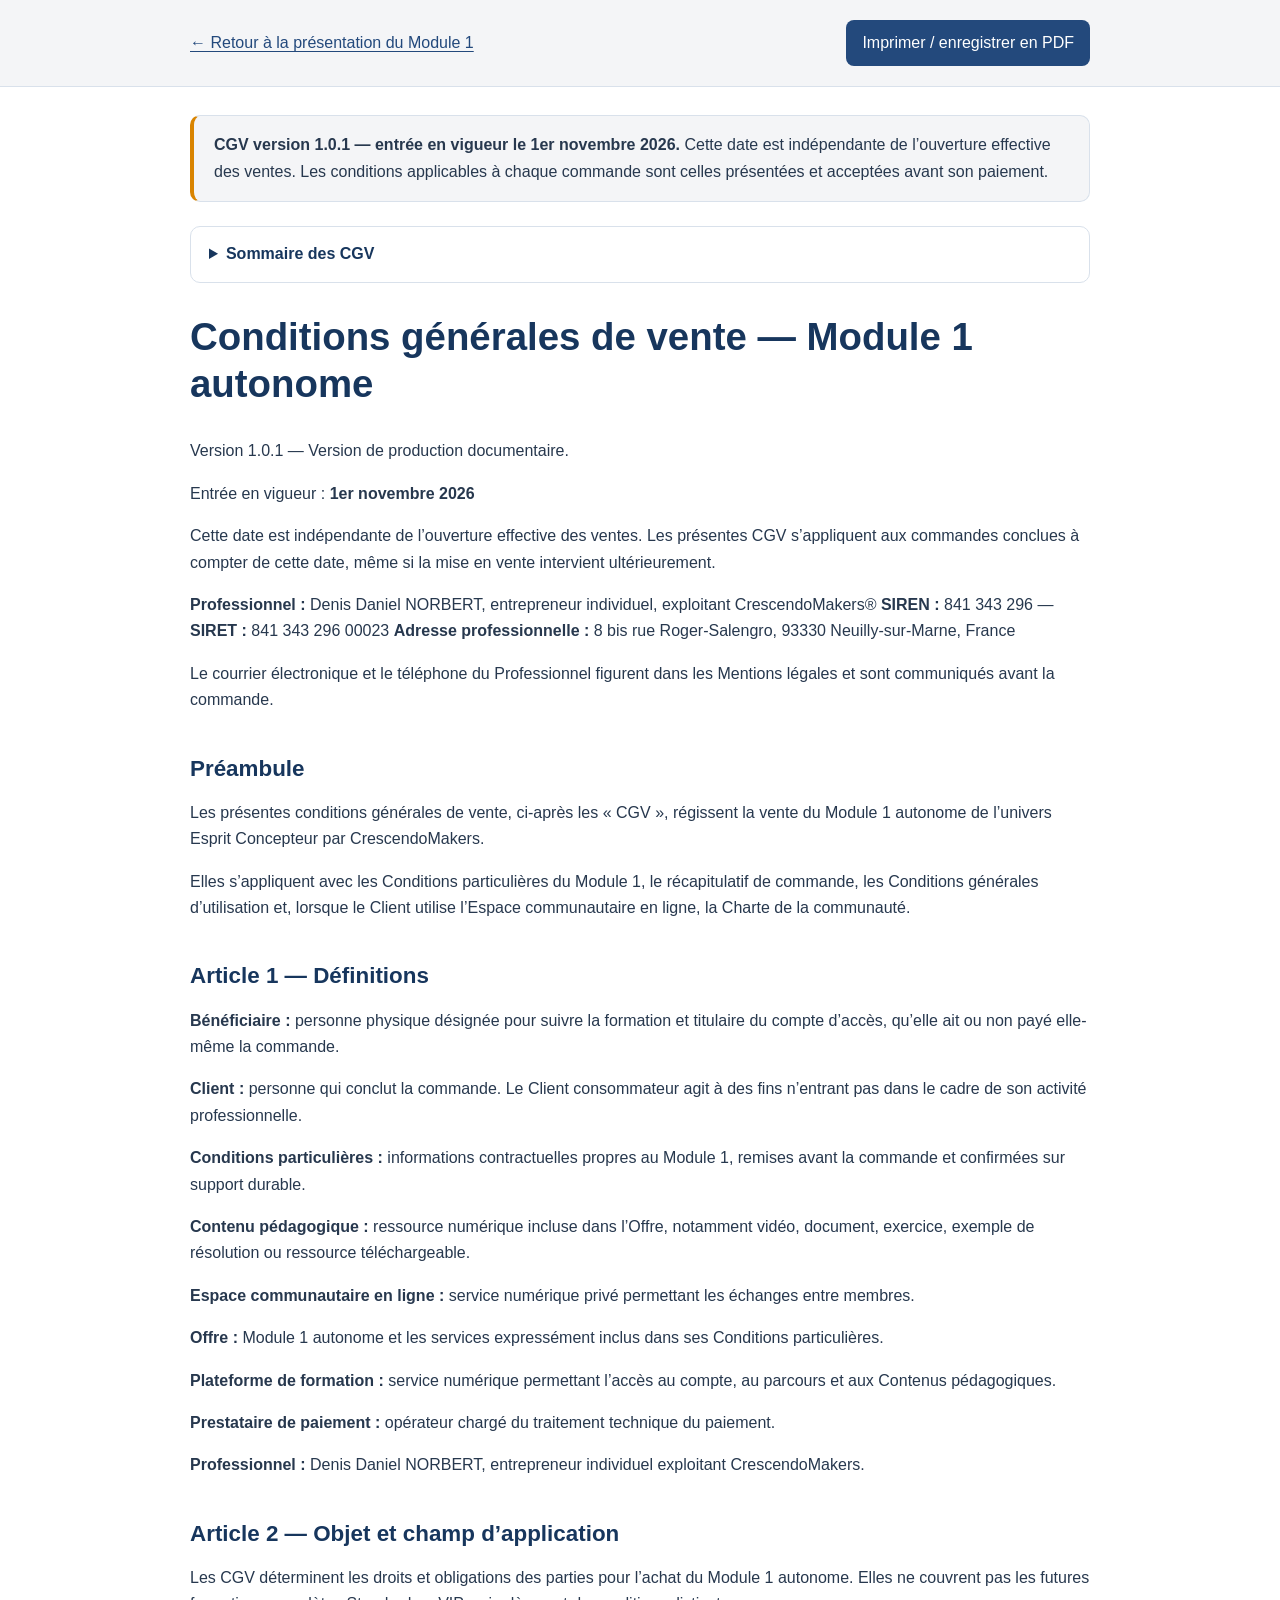
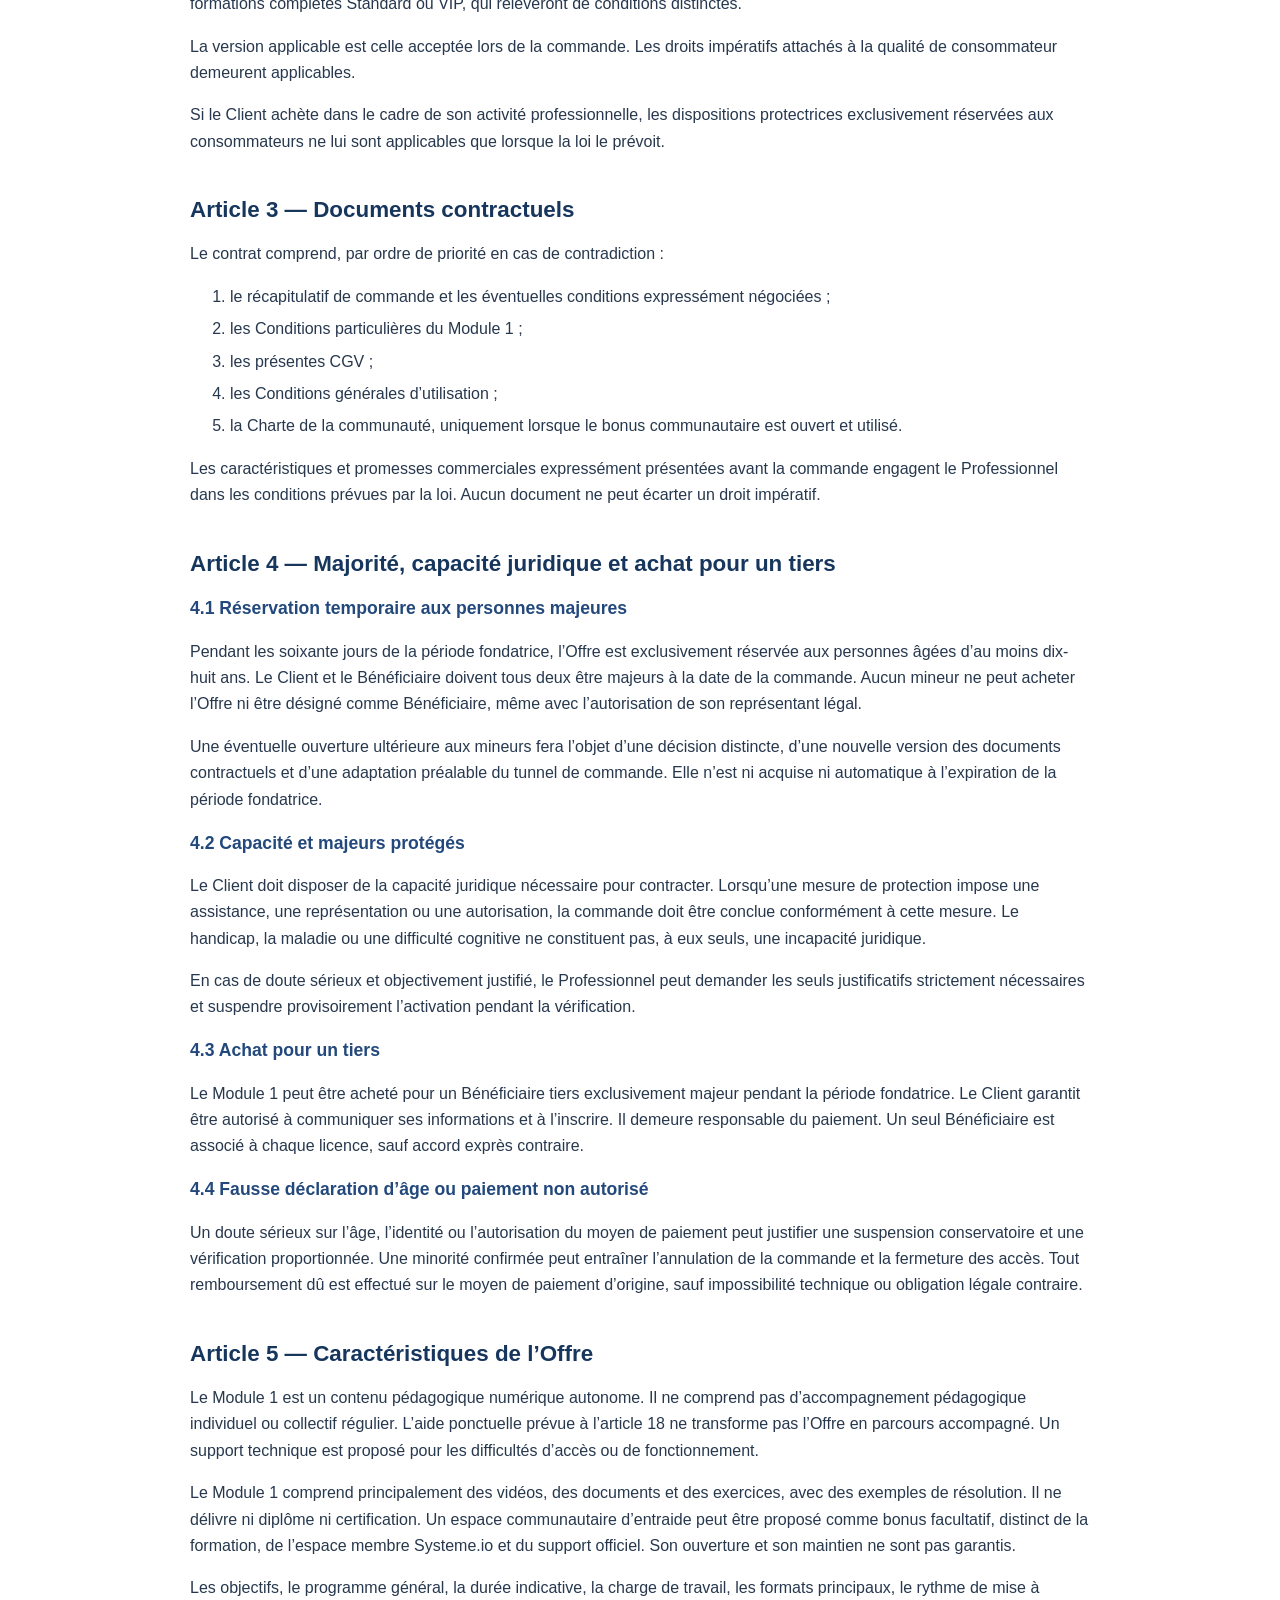
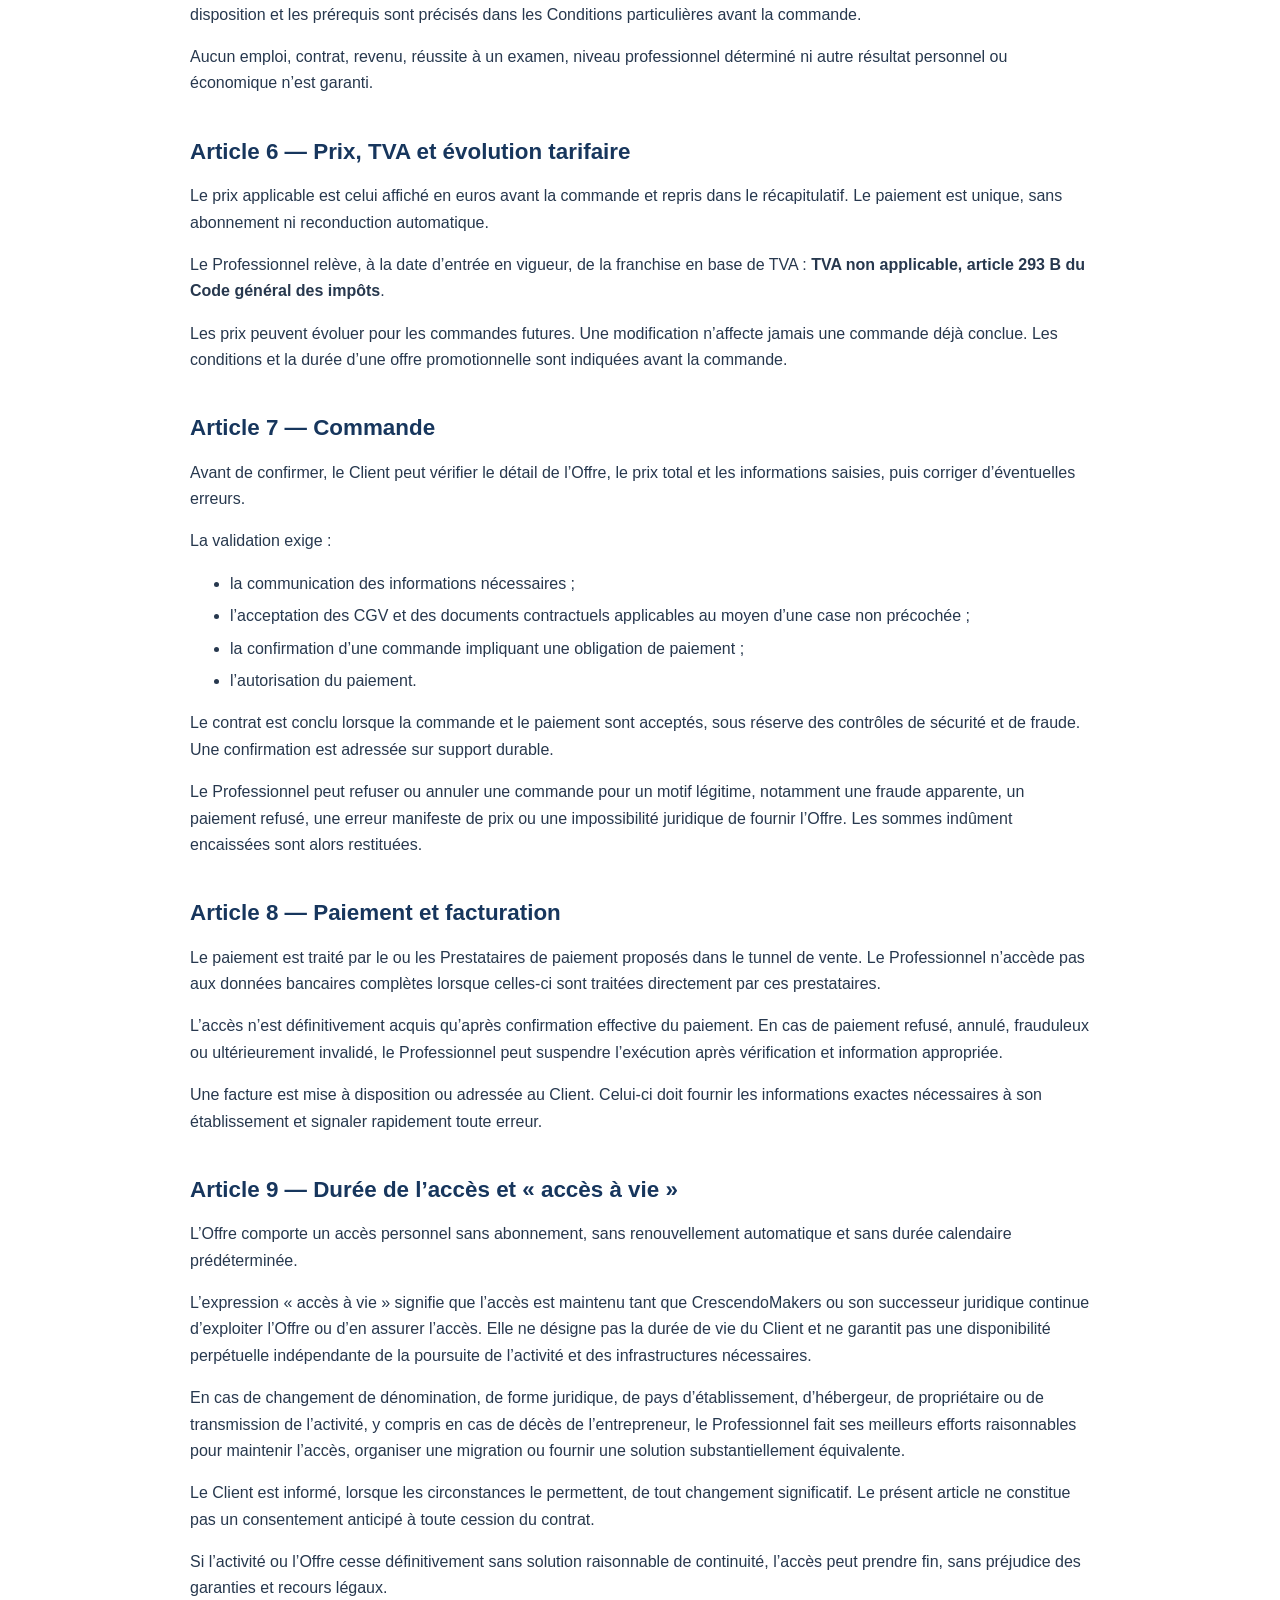
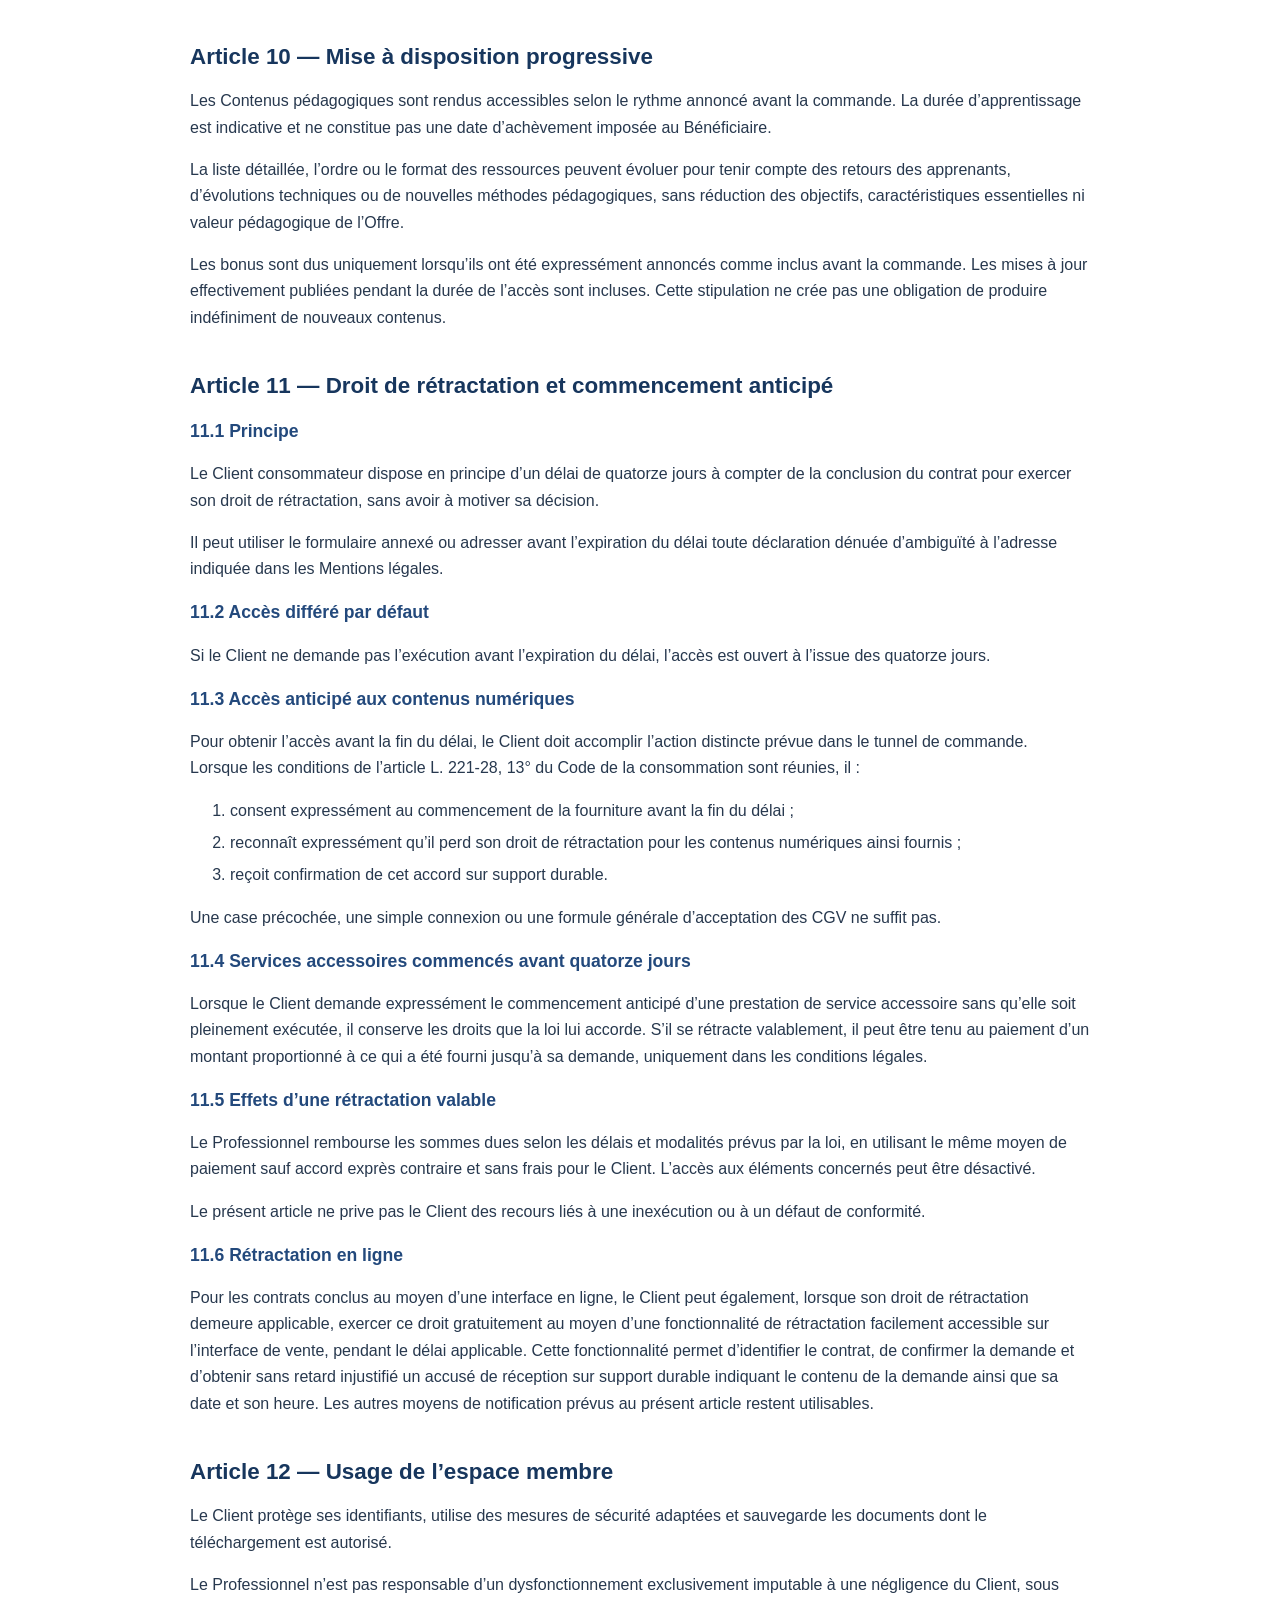
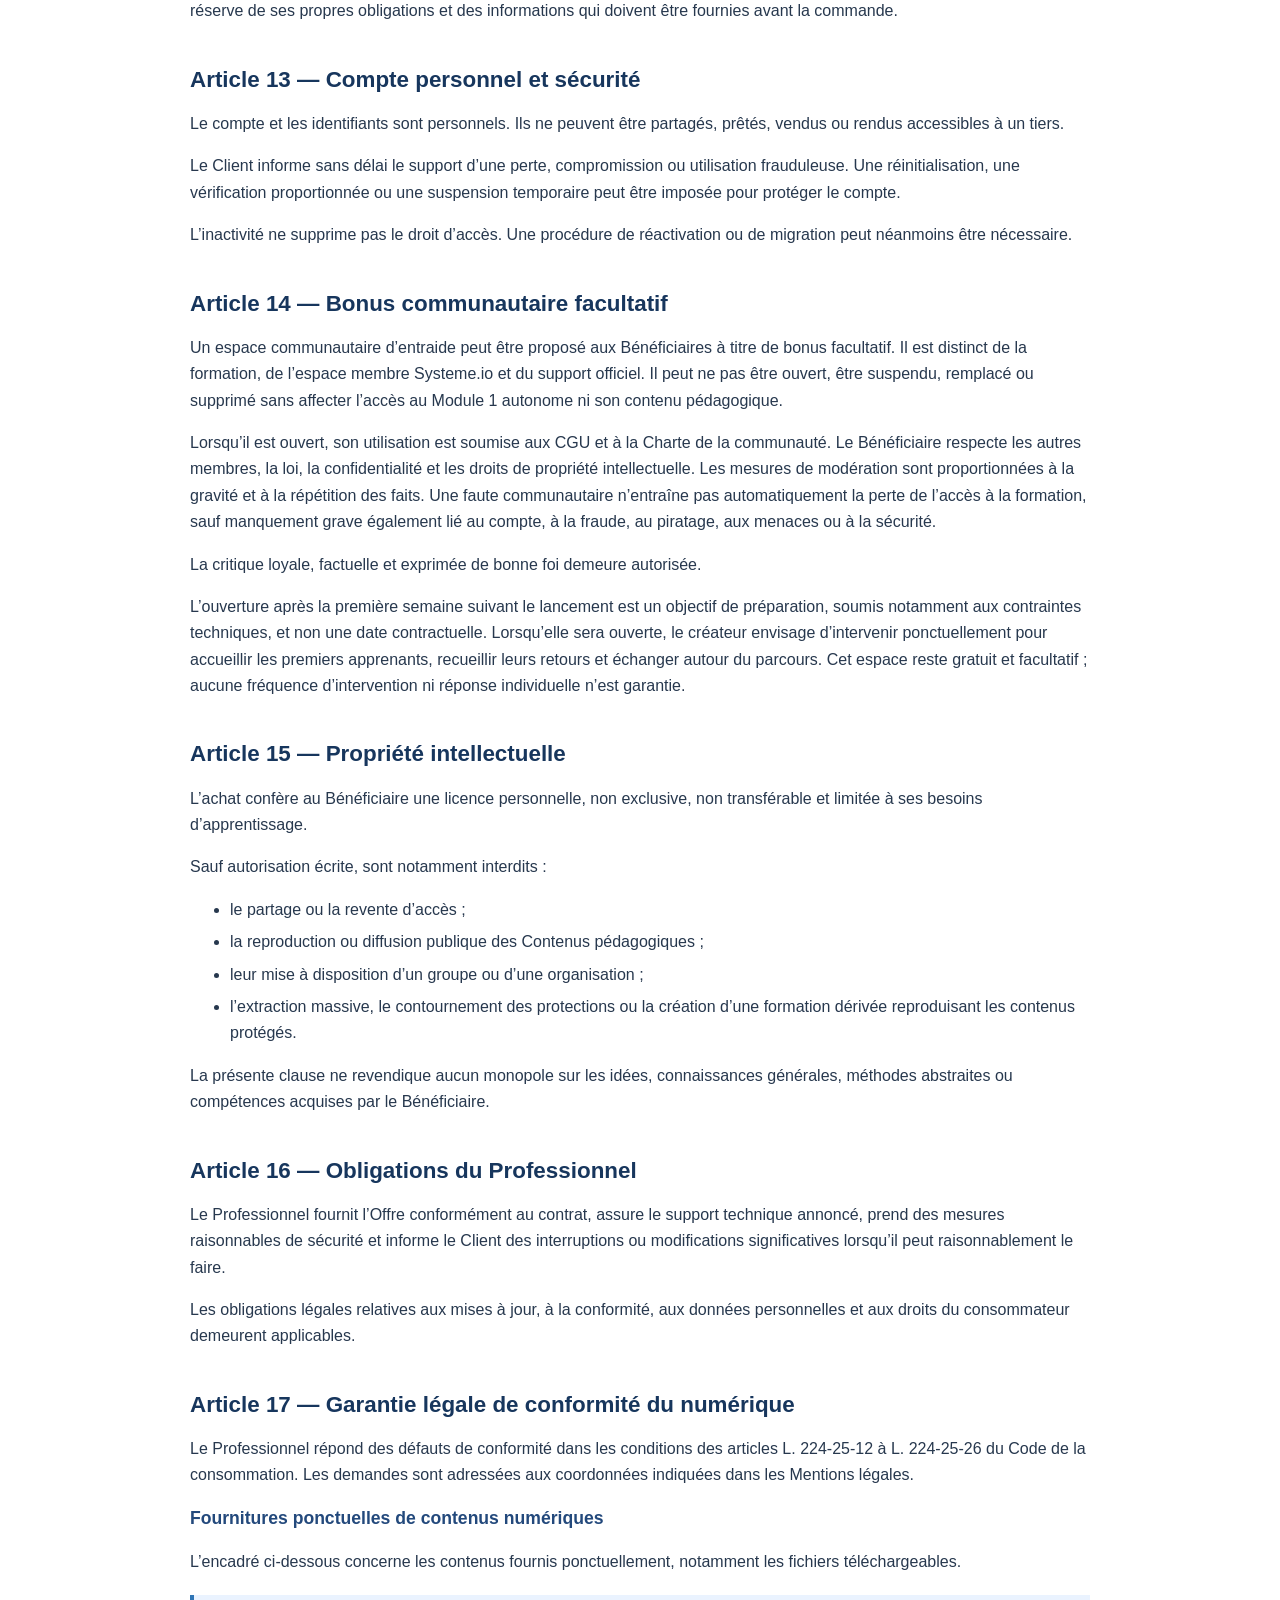
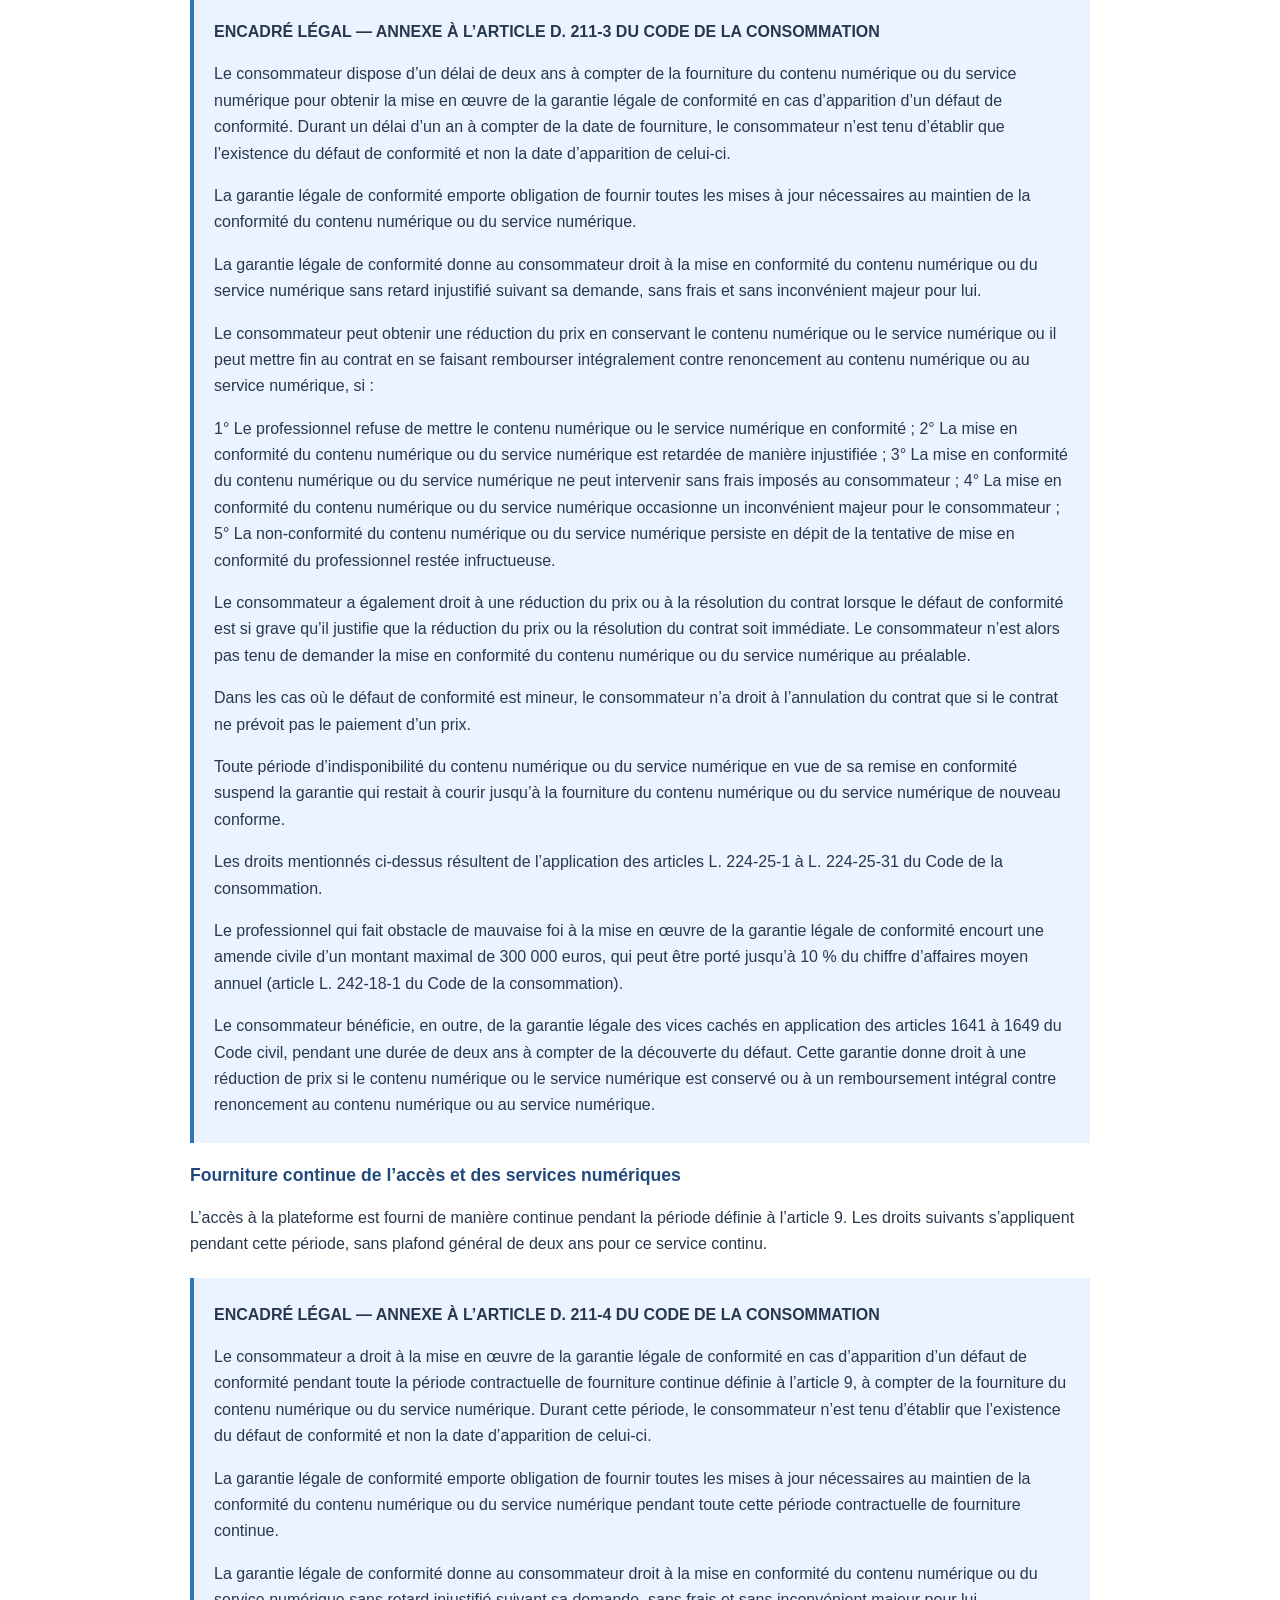
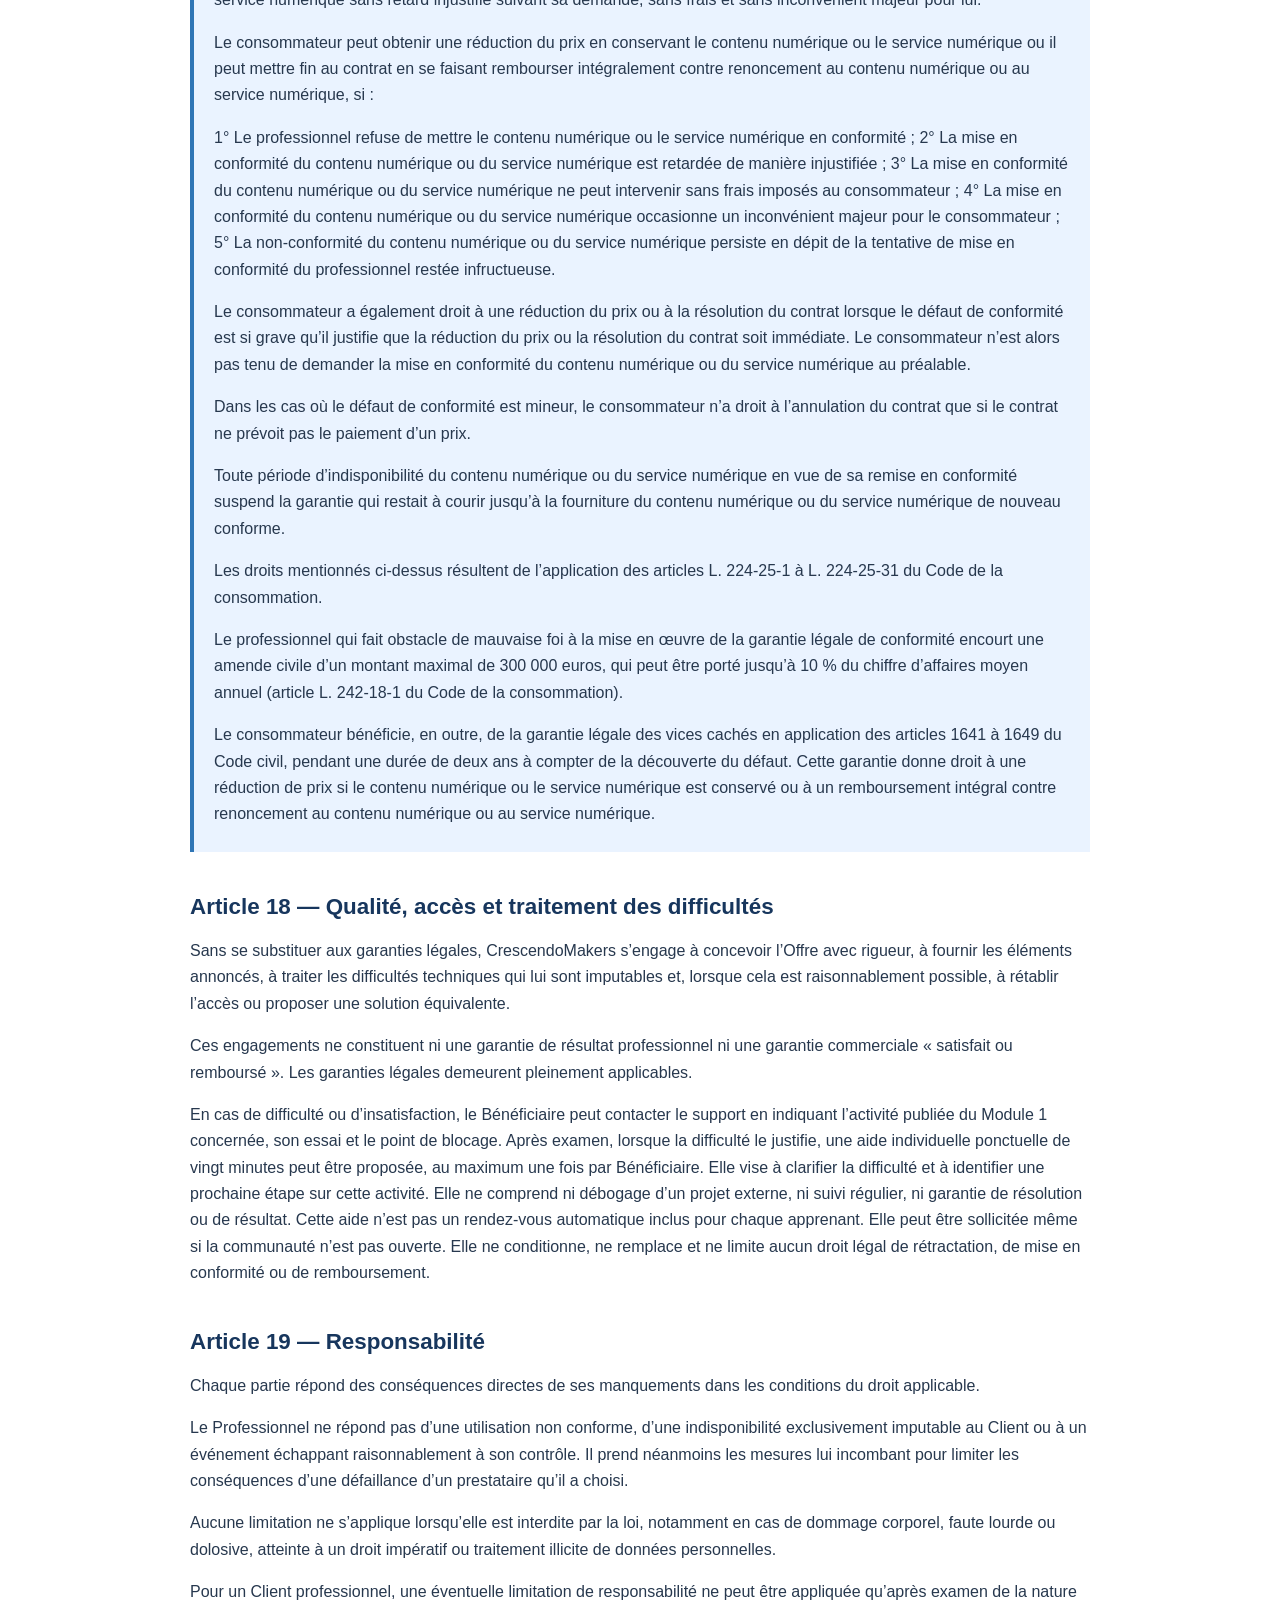
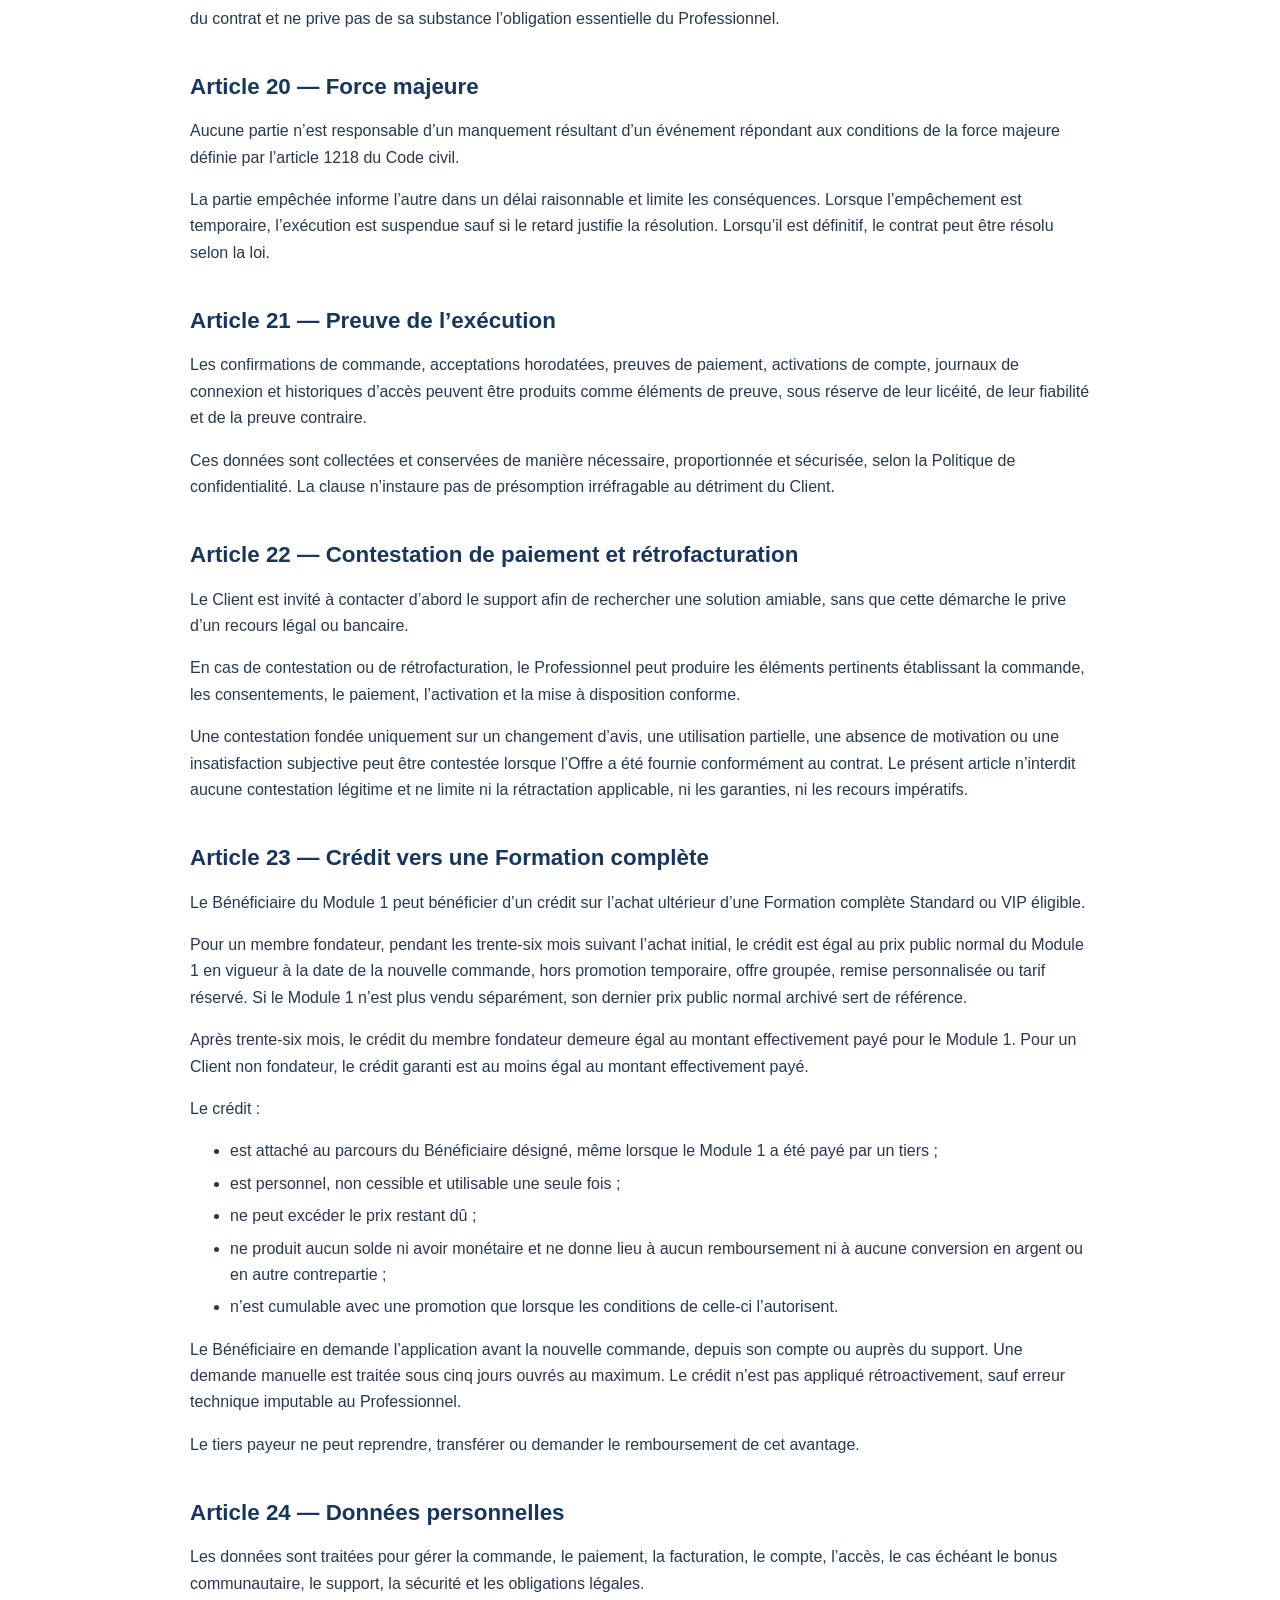
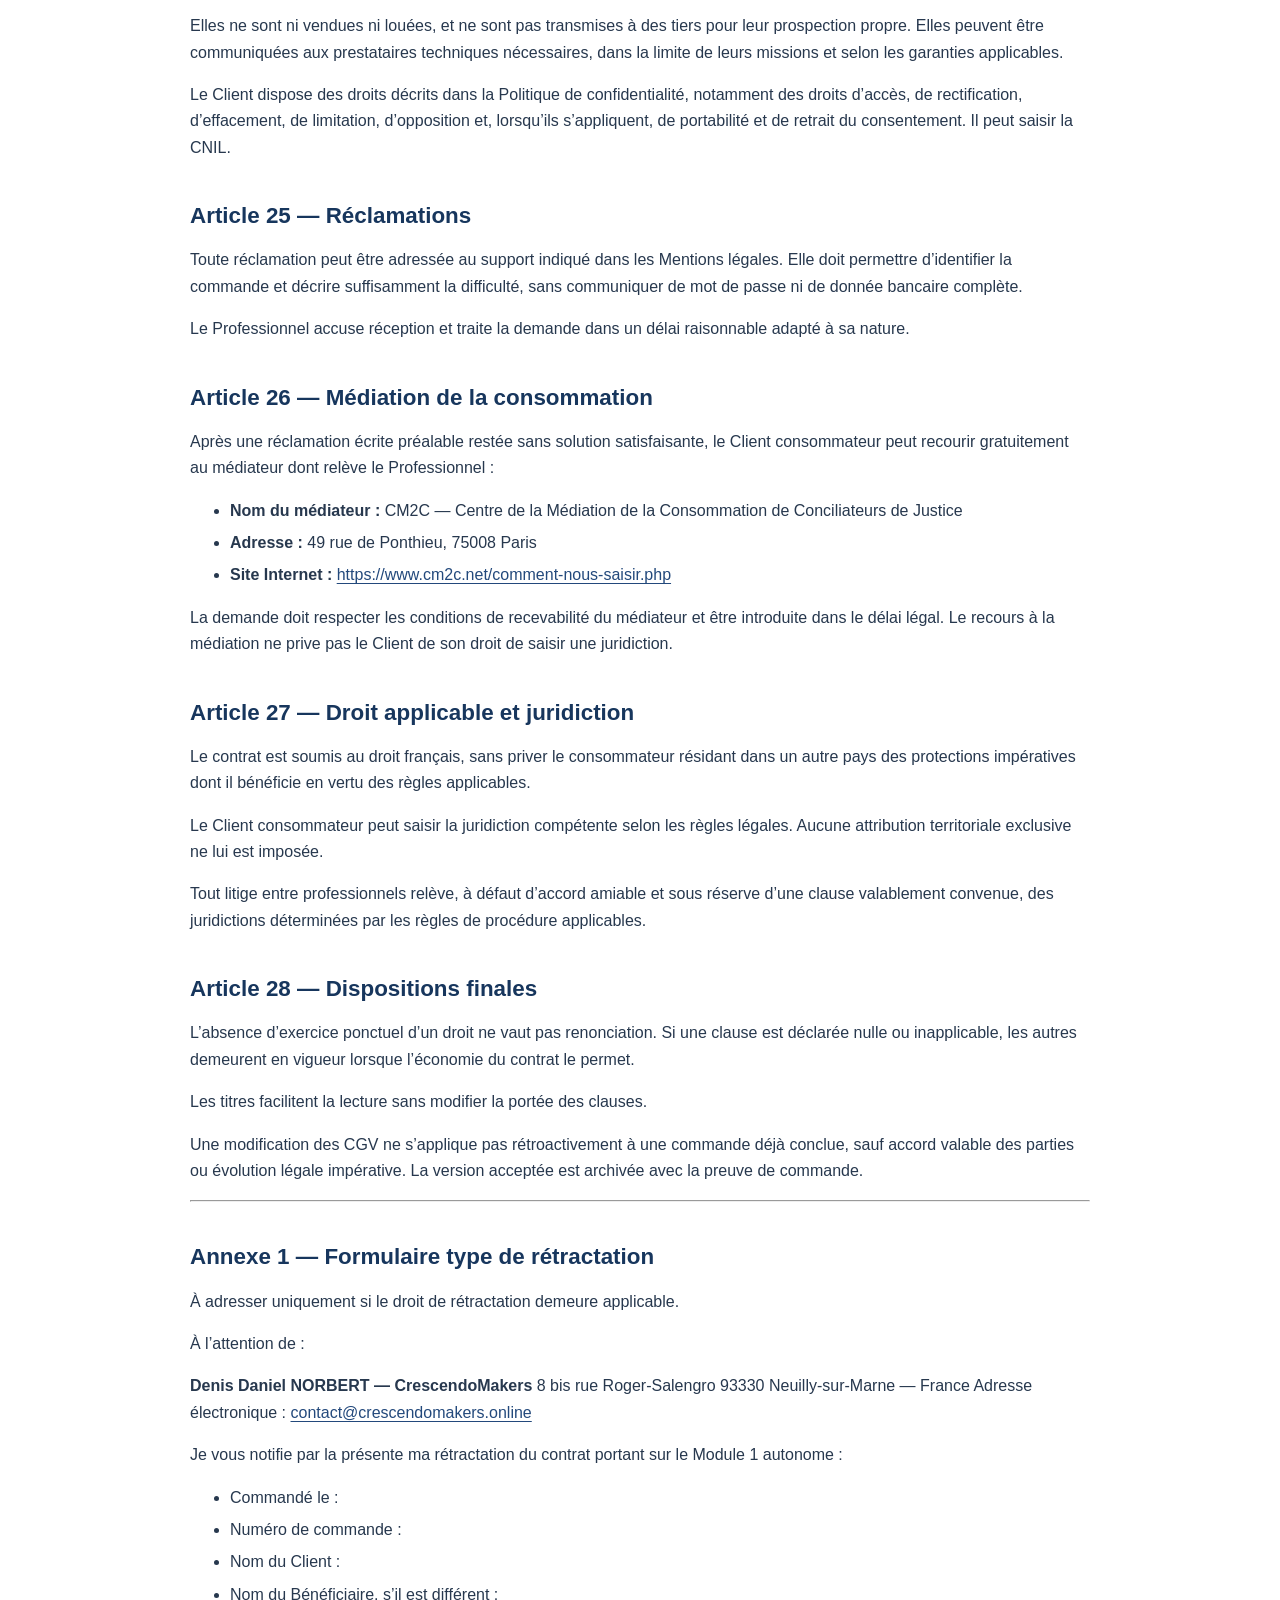
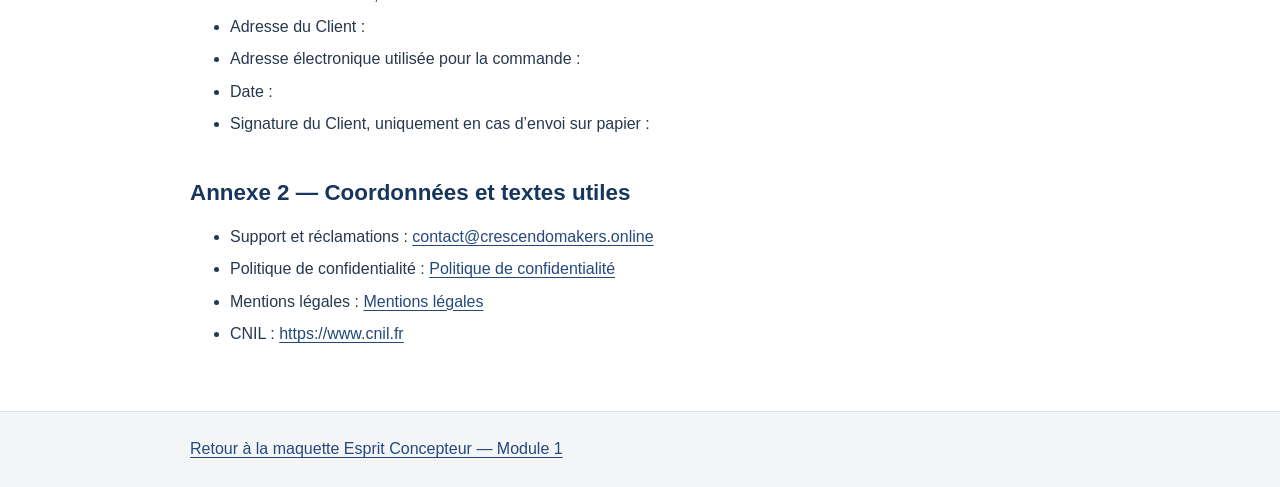
<file: cgv-module-1.html>
<!doctype html>
<html lang="fr"><head><meta charset="utf-8"><meta name="viewport" content="width=device-width, initial-scale=1">
<title>CGV — Module 1 autonome | CrescendoMakers</title>
<meta name="description" content="Conditions générales de vente du Module 1 autonome — version 1.0.1 applicable à compter du 1er novembre 2026.">
<style>
*{box-sizing:border-box}body{margin:0;color:#27384e;background:#fff;font:1rem/1.65 Arial,Helvetica,sans-serif}
header{border-bottom:1px solid #d9e1eb;background:#f4f5f7}.wrap{width:min(calc(100% - 2rem),900px);margin:auto}
header .wrap{display:flex;align-items:center;justify-content:space-between;gap:16px;padding:20px 0;flex-wrap:wrap}
a{color:#23497c;text-underline-offset:3px;overflow-wrap:anywhere}a:focus-visible,button:focus-visible,summary:focus-visible{outline:3px solid #d98400;outline-offset:4px}
main{padding:28px 0 48px}h1{font-size:clamp(1.8rem,4vw,2.4rem);line-height:1.2;color:#17365d}
h2{font-size:1.4rem;line-height:1.35;color:#17365d;margin:40px 0 14px;scroll-margin-top:20px}
h3{font-size:1.1rem;line-height:1.4;color:#23497c}p,li{overflow-wrap:break-word}li{margin:6px 0}
.review{padding:16px 20px;border:1px solid #d9e1eb;border-left:4px solid #d98400;border-radius:10px;background:#f4f5f7;margin:0 0 24px}
blockquote{margin:20px 0;padding:8px 20px;border-left:4px solid #2f75b5;background:#eaf3ff}
button{font:inherit;color:#fff;background:#23497c;border:0;border-radius:8px;padding:10px 16px;cursor:pointer}
details{border:1px solid #d9e1eb;border-radius:10px;padding:14px 18px}summary{font-weight:700;cursor:pointer;color:#17365d}
nav ol{padding-left:24px}footer{padding:24px 0;background:#f4f5f7;border-top:1px solid #d9e1eb}
@media print{@page{size:A4;margin:15mm}header,footer,.review,details{display:none}body{font-size:10pt;color:#000}.wrap{width:100%}main{padding:0}h1{font-size:18pt}h2{font-size:13pt;break-after:avoid}h3{break-after:avoid}a{color:inherit}blockquote{background:none;border-color:#777}}
</style></head><body>
<header><div class="wrap"><a href="./tunnel-preview-v5.html">← Retour à la présentation du Module 1</a><button type="button" onclick="window.print()">Imprimer / enregistrer en PDF</button></div></header>
<main class="wrap"><aside class="review" role="note"><strong>CGV version 1.0.1 — entrée en vigueur le 1er novembre 2026.</strong> Cette date est indépendante de l’ouverture effective des ventes. Les conditions applicables à chaque commande sont celles présentées et acceptées avant son paiement.</aside>
<details><summary>Sommaire des CGV</summary><nav aria-label="Sommaire des conditions générales de vente"><ol><li><a href="#preambule">Préambule</a></li>
<li><a href="#article-1-definitions">Article 1 — Définitions</a></li>
<li><a href="#article-2-objet-et-champ-d-application">Article 2 — Objet et champ d’application</a></li>
<li><a href="#article-3-documents-contractuels">Article 3 — Documents contractuels</a></li>
<li><a href="#article-4-majorite-capacite-juridique-et-achat-pour-un-tiers">Article 4 — Majorité, capacité juridique et achat pour un tiers</a></li>
<li><a href="#article-5-caracteristiques-de-l-offre">Article 5 — Caractéristiques de l’Offre</a></li>
<li><a href="#article-6-prix-tva-et-evolution-tarifaire">Article 6 — Prix, TVA et évolution tarifaire</a></li>
<li><a href="#article-7-commande">Article 7 — Commande</a></li>
<li><a href="#article-8-paiement-et-facturation">Article 8 — Paiement et facturation</a></li>
<li><a href="#article-9-duree-de-l-acces-et-acces-a-vie">Article 9 — Durée de l’accès et «&nbsp;accès à vie&nbsp;»</a></li>
<li><a href="#article-10-mise-a-disposition-progressive">Article 10 — Mise à disposition progressive</a></li>
<li><a href="#article-11-droit-de-retractation-et-commencement-anticipe">Article 11 — Droit de rétractation et commencement anticipé</a></li>
<li><a href="#article-12-usage-de-l-espace-membre">Article 12 — Usage de l’espace membre</a></li>
<li><a href="#article-13-compte-personnel-et-securite">Article 13 — Compte personnel et sécurité</a></li>
<li><a href="#article-14-bonus-communautaire-facultatif">Article 14 — Bonus communautaire facultatif</a></li>
<li><a href="#article-15-propriete-intellectuelle">Article 15 — Propriété intellectuelle</a></li>
<li><a href="#article-16-obligations-du-professionnel">Article 16 — Obligations du Professionnel</a></li>
<li><a href="#article-17-garantie-legale-de-conformite-du-numerique">Article 17 — Garantie légale de conformité du numérique</a></li>
<li><a href="#article-18-qualite-acces-et-traitement-des-difficultes">Article 18 — Qualité, accès et traitement des difficultés</a></li>
<li><a href="#article-19-responsabilite">Article 19 — Responsabilité</a></li>
<li><a href="#article-20-force-majeure">Article 20 — Force majeure</a></li>
<li><a href="#article-21-preuve-de-l-execution">Article 21 — Preuve de l’exécution</a></li>
<li><a href="#article-22-contestation-de-paiement-et-retrofacturation">Article 22 — Contestation de paiement et rétrofacturation</a></li>
<li><a href="#article-23-credit-vers-une-formation-complete">Article 23 — Crédit vers une Formation complète</a></li>
<li><a href="#article-24-donnees-personnelles">Article 24 — Données personnelles</a></li>
<li><a href="#article-25-reclamations">Article 25 — Réclamations</a></li>
<li><a href="#article-26-mediation-de-la-consommation">Article 26 — Médiation de la consommation</a></li>
<li><a href="#article-27-droit-applicable-et-juridiction">Article 27 — Droit applicable et juridiction</a></li>
<li><a href="#article-28-dispositions-finales">Article 28 — Dispositions finales</a></li>
<li><a href="#annexe-1-formulaire-type-de-retractation">Annexe 1 — Formulaire type de rétractation</a></li>
<li><a href="#annexe-2-coordonnees-et-textes-utiles">Annexe 2 — Coordonnées et textes utiles</a></li></ol></nav></details>
<article id="texte-cgv">
<h1>Conditions générales de vente — Module 1 autonome</h1>
<p>Version 1.0.1 — Version de production documentaire.</p>
<p>Entrée en vigueur&nbsp;: <strong>1er novembre 2026</strong></p>
<p>Cette date est indépendante de l’ouverture effective des ventes. Les présentes CGV
s’appliquent aux commandes conclues à compter de cette date, même si la mise en vente
intervient ultérieurement.</p>
<p><strong>Professionnel&nbsp;:</strong> Denis Daniel NORBERT, entrepreneur individuel, exploitant
CrescendoMakers®
<strong>SIREN&nbsp;:</strong> 841 343 296 — <strong>SIRET&nbsp;:</strong> 841 343 296 00023
<strong>Adresse professionnelle&nbsp;:</strong> 8 bis rue Roger-Salengro, 93330 Neuilly-sur-Marne, France</p>
<p>Le courrier électronique et le téléphone du Professionnel figurent dans les Mentions
légales et sont communiqués avant la commande.</p>
<h2 id="preambule">Préambule</h2>
<p>Les présentes conditions générales de vente, ci-après les «&nbsp;CGV&nbsp;», régissent la vente du
Module 1 autonome de l’univers Esprit Concepteur par CrescendoMakers.</p>
<p>Elles s’appliquent avec les Conditions particulières du Module 1, le récapitulatif de
commande, les Conditions générales d’utilisation et, lorsque le Client utilise l’Espace
communautaire en ligne, la Charte de la communauté.</p>
<h2 id="article-1-definitions">Article 1 — Définitions</h2>
<p><strong>Bénéficiaire&nbsp;:</strong> personne physique désignée pour suivre la formation et titulaire du
compte d’accès, qu’elle ait ou non payé elle-même la commande.</p>
<p><strong>Client&nbsp;:</strong> personne qui conclut la commande. Le Client consommateur agit à des fins
n’entrant pas dans le cadre de son activité professionnelle.</p>
<p><strong>Conditions particulières&nbsp;:</strong> informations contractuelles propres au Module 1, remises
avant la commande et confirmées sur support durable.</p>
<p><strong>Contenu pédagogique&nbsp;:</strong> ressource numérique incluse dans l’Offre, notamment vidéo,
document, exercice, exemple de résolution ou ressource téléchargeable.</p>
<p><strong>Espace communautaire en ligne&nbsp;:</strong> service numérique privé permettant les échanges entre
membres.</p>
<p><strong>Offre&nbsp;:</strong> Module 1 autonome et les services expressément inclus dans ses Conditions
particulières.</p>
<p><strong>Plateforme de formation&nbsp;:</strong> service numérique permettant l’accès au compte, au parcours
et aux Contenus pédagogiques.</p>
<p><strong>Prestataire de paiement&nbsp;:</strong> opérateur chargé du traitement technique du paiement.</p>
<p><strong>Professionnel&nbsp;:</strong> Denis Daniel NORBERT, entrepreneur individuel exploitant
CrescendoMakers.</p>
<h2 id="article-2-objet-et-champ-d-application">Article 2 — Objet et champ d’application</h2>
<p>Les CGV déterminent les droits et obligations des parties pour l’achat du Module 1
autonome. Elles ne couvrent pas les futures formations complètes Standard ou VIP, qui
relèveront de conditions distinctes.</p>
<p>La version applicable est celle acceptée lors de la commande. Les droits impératifs
attachés à la qualité de consommateur demeurent applicables.</p>
<p>Si le Client achète dans le cadre de son activité professionnelle, les dispositions
protectrices exclusivement réservées aux consommateurs ne lui sont applicables que lorsque
la loi le prévoit.</p>
<h2 id="article-3-documents-contractuels">Article 3 — Documents contractuels</h2>
<p>Le contrat comprend, par ordre de priorité en cas de contradiction&nbsp;:</p>
<ol>
<li>le récapitulatif de commande et les éventuelles conditions expressément négociées&nbsp;;</li>
<li>les Conditions particulières du Module 1&nbsp;;</li>
<li>les présentes CGV&nbsp;;</li>
<li>les Conditions générales d’utilisation&nbsp;;</li>
<li>la Charte de la communauté, uniquement lorsque le bonus communautaire est ouvert et utilisé.</li>
</ol>
<p>Les caractéristiques et promesses commerciales expressément présentées avant la commande
engagent le Professionnel dans les conditions prévues par la loi. Aucun document ne peut
écarter un droit impératif.</p>
<h2 id="article-4-majorite-capacite-juridique-et-achat-pour-un-tiers">Article 4 — Majorité, capacité juridique et achat pour un tiers</h2>
<h3>4.1 Réservation temporaire aux personnes majeures</h3>
<p>Pendant les soixante jours de la période fondatrice, l’Offre est exclusivement réservée aux
personnes âgées d’au moins dix-huit ans. Le Client et le Bénéficiaire doivent tous deux être
majeurs à la date de la commande. Aucun mineur ne peut acheter l’Offre ni être désigné comme
Bénéficiaire, même avec l’autorisation de son représentant légal.</p>
<p>Une éventuelle ouverture ultérieure aux mineurs fera l’objet d’une décision distincte, d’une
nouvelle version des documents contractuels et d’une adaptation préalable du tunnel de
commande. Elle n’est ni acquise ni automatique à l’expiration de la période fondatrice.</p>
<h3>4.2 Capacité et majeurs protégés</h3>
<p>Le Client doit disposer de la capacité juridique nécessaire pour contracter. Lorsqu’une
mesure de protection impose une assistance, une représentation ou une autorisation, la
commande doit être conclue conformément à cette mesure. Le handicap, la maladie ou une
difficulté cognitive ne constituent pas, à eux seuls, une incapacité juridique.</p>
<p>En cas de doute sérieux et objectivement justifié, le Professionnel peut demander les seuls
justificatifs strictement nécessaires et suspendre provisoirement l’activation pendant la
vérification.</p>
<h3>4.3 Achat pour un tiers</h3>
<p>Le Module 1 peut être acheté pour un Bénéficiaire tiers exclusivement majeur pendant la
période fondatrice. Le Client garantit être autorisé à communiquer ses informations et à
l’inscrire. Il demeure responsable du paiement. Un seul Bénéficiaire est associé à chaque
licence, sauf accord exprès contraire.</p>
<h3>4.4 Fausse déclaration d’âge ou paiement non autorisé</h3>
<p>Un doute sérieux sur l’âge, l’identité ou l’autorisation du moyen de paiement peut justifier
une suspension conservatoire et une vérification proportionnée. Une minorité confirmée peut
entraîner l’annulation de la commande et la fermeture des accès. Tout remboursement dû est
effectué sur le moyen de paiement d’origine, sauf impossibilité technique ou obligation
légale contraire.</p>
<h2 id="article-5-caracteristiques-de-l-offre">Article 5 — Caractéristiques de l’Offre</h2>
<p>Le Module 1 est un contenu pédagogique numérique autonome. Il ne comprend pas d’accompagnement
pédagogique individuel ou collectif régulier. L’aide ponctuelle prévue à l’article 18
ne transforme pas l’Offre en parcours accompagné. Un support technique est proposé pour les difficultés
d’accès ou de fonctionnement.</p>
<p>Le Module 1 comprend principalement des vidéos, des documents et des exercices, avec des
exemples de résolution. Il ne délivre ni diplôme ni certification. Un espace communautaire
d’entraide peut être proposé comme bonus facultatif, distinct de la formation, de l’espace
membre Systeme.io et du support officiel. Son ouverture et son maintien ne sont pas garantis.</p>
<p>Les objectifs, le programme général, la durée indicative, la charge de travail, les formats
principaux, le rythme de mise à disposition et les prérequis sont précisés dans les
Conditions particulières avant la commande.</p>
<p>Aucun emploi, contrat, revenu, réussite à un examen, niveau professionnel déterminé ni autre
résultat personnel ou économique n’est garanti.</p>
<h2 id="article-6-prix-tva-et-evolution-tarifaire">Article 6 — Prix, TVA et évolution tarifaire</h2>
<p>Le prix applicable est celui affiché en euros avant la commande et repris dans le
récapitulatif. Le paiement est unique, sans abonnement ni reconduction automatique.</p>
<p>Le Professionnel relève, à la date d’entrée en vigueur, de la franchise en base de TVA&nbsp;:
<strong>TVA non applicable, article 293 B du Code général des impôts</strong>.</p>
<p>Les prix peuvent évoluer pour les commandes futures. Une modification n’affecte jamais une
commande déjà conclue. Les conditions et la durée d’une offre promotionnelle sont indiquées
avant la commande.</p>
<h2 id="article-7-commande">Article 7 — Commande</h2>
<p>Avant de confirmer, le Client peut vérifier le détail de l’Offre, le prix total et les
informations saisies, puis corriger d’éventuelles erreurs.</p>
<p>La validation exige&nbsp;:</p>
<ul>
<li>la communication des informations nécessaires&nbsp;;</li>
<li>l’acceptation des CGV et des documents contractuels applicables au moyen d’une case non
précochée&nbsp;;</li>
<li>la confirmation d’une commande impliquant une obligation de paiement&nbsp;;</li>
<li>l’autorisation du paiement.</li>
</ul>
<p>Le contrat est conclu lorsque la commande et le paiement sont acceptés, sous réserve des
contrôles de sécurité et de fraude. Une confirmation est adressée sur support durable.</p>
<p>Le Professionnel peut refuser ou annuler une commande pour un motif légitime, notamment une
fraude apparente, un paiement refusé, une erreur manifeste de prix ou une impossibilité
juridique de fournir l’Offre. Les sommes indûment encaissées sont alors restituées.</p>
<h2 id="article-8-paiement-et-facturation">Article 8 — Paiement et facturation</h2>
<p>Le paiement est traité par le ou les Prestataires de paiement proposés dans le tunnel de
vente. Le Professionnel n’accède pas aux données bancaires complètes lorsque celles-ci sont
traitées directement par ces prestataires.</p>
<p>L’accès n’est définitivement acquis qu’après confirmation effective du paiement. En cas de
paiement refusé, annulé, frauduleux ou ultérieurement invalidé, le Professionnel peut
suspendre l’exécution après vérification et information appropriée.</p>
<p>Une facture est mise à disposition ou adressée au Client. Celui-ci doit fournir les
informations exactes nécessaires à son établissement et signaler rapidement toute erreur.</p>
<h2 id="article-9-duree-de-l-acces-et-acces-a-vie">Article 9 — Durée de l’accès et «&nbsp;accès à vie&nbsp;»</h2>
<p>L’Offre comporte un accès personnel sans abonnement, sans renouvellement automatique et
sans durée calendaire prédéterminée.</p>
<p>L’expression «&nbsp;accès à vie&nbsp;» signifie que l’accès est maintenu tant que CrescendoMakers ou
son successeur juridique continue d’exploiter l’Offre ou d’en assurer l’accès. Elle ne
désigne pas la durée de vie du Client et ne garantit pas une disponibilité perpétuelle
indépendante de la poursuite de l’activité et des infrastructures nécessaires.</p>
<p>En cas de changement de dénomination, de forme juridique, de pays d’établissement,
d’hébergeur, de propriétaire ou de transmission de l’activité, y compris en cas de décès de
l’entrepreneur, le Professionnel fait ses meilleurs efforts raisonnables pour maintenir
l’accès, organiser une migration ou fournir une solution substantiellement équivalente.</p>
<p>Le Client est informé, lorsque les circonstances le permettent, de tout changement
significatif. Le présent article ne constitue pas un consentement anticipé à toute cession
du contrat.</p>
<p>Si l’activité ou l’Offre cesse définitivement sans solution raisonnable de continuité,
l’accès peut prendre fin, sans préjudice des garanties et recours légaux.</p>
<h2 id="article-10-mise-a-disposition-progressive">Article 10 — Mise à disposition progressive</h2>
<p>Les Contenus pédagogiques sont rendus accessibles selon le rythme annoncé avant la
commande. La durée d’apprentissage est indicative et ne constitue pas une date
d’achèvement imposée au Bénéficiaire.</p>
<p>La liste détaillée, l’ordre ou le format des ressources peuvent évoluer pour tenir compte
des retours des apprenants, d’évolutions techniques ou de nouvelles méthodes pédagogiques,
sans réduction des objectifs, caractéristiques essentielles ni valeur pédagogique de
l’Offre.</p>
<p>Les bonus sont dus uniquement lorsqu’ils ont été expressément annoncés comme inclus avant
la commande. Les mises à jour effectivement publiées pendant la durée de l’accès sont
incluses. Cette stipulation ne crée pas une obligation de produire indéfiniment de nouveaux
contenus.</p>
<h2 id="article-11-droit-de-retractation-et-commencement-anticipe">Article 11 — Droit de rétractation et commencement anticipé</h2>
<h3>11.1 Principe</h3>
<p>Le Client consommateur dispose en principe d’un délai de quatorze jours à compter de la
conclusion du contrat pour exercer son droit de rétractation, sans avoir à motiver sa
décision.</p>
<p>Il peut utiliser le formulaire annexé ou adresser avant l’expiration du délai toute
déclaration dénuée d’ambiguïté à l’adresse indiquée dans les Mentions légales.</p>
<h3>11.2 Accès différé par défaut</h3>
<p>Si le Client ne demande pas l’exécution avant l’expiration du délai, l’accès est ouvert à
l’issue des quatorze jours.</p>
<h3>11.3 Accès anticipé aux contenus numériques</h3>
<p>Pour obtenir l’accès avant la fin du délai, le Client doit accomplir l’action distincte
prévue dans le tunnel de commande. Lorsque les conditions de l’article L. 221-28, 13° du
Code de la consommation sont réunies, il&nbsp;:</p>
<ol>
<li>consent expressément au commencement de la fourniture avant la fin du délai&nbsp;;</li>
<li>reconnaît expressément qu’il perd son droit de rétractation pour les contenus numériques
ainsi fournis&nbsp;;</li>
<li>reçoit confirmation de cet accord sur support durable.</li>
</ol>
<p>Une case précochée, une simple connexion ou une formule générale d’acceptation des CGV ne
suffit pas.</p>
<h3>11.4 Services accessoires commencés avant quatorze jours</h3>
<p>Lorsque le Client demande expressément le commencement anticipé d’une prestation de service
accessoire sans qu’elle soit pleinement exécutée, il conserve les droits que la loi lui
accorde. S’il se rétracte valablement, il peut être tenu au paiement d’un montant
proportionné à ce qui a été fourni jusqu’à sa demande, uniquement dans les conditions
légales.</p>
<h3>11.5 Effets d’une rétractation valable</h3>
<p>Le Professionnel rembourse les sommes dues selon les délais et modalités prévus par la loi,
en utilisant le même moyen de paiement sauf accord exprès contraire et sans frais pour le
Client. L’accès aux éléments concernés peut être désactivé.</p>
<p>Le présent article ne prive pas le Client des recours liés à une inexécution ou à un défaut
de conformité.</p>
<h3>11.6 Rétractation en ligne</h3>
<p>Pour les contrats conclus au moyen d’une interface en ligne, le Client peut également,
lorsque son droit de rétractation demeure applicable, exercer ce droit gratuitement au
moyen d’une fonctionnalité de rétractation facilement accessible sur l’interface de vente,
pendant le délai applicable. Cette fonctionnalité permet d’identifier le contrat, de
confirmer la demande et d’obtenir sans retard injustifié un accusé de réception sur
support durable indiquant le contenu de la demande ainsi que sa date et son heure.
Les autres moyens de notification prévus au présent article restent utilisables.</p>
<h2 id="article-12-usage-de-l-espace-membre">Article 12 — Usage de l’espace membre</h2>
<p>Le Client protège ses identifiants, utilise des mesures de sécurité adaptées et sauvegarde
les documents dont le téléchargement est autorisé.</p>
<p>Le Professionnel n’est pas responsable d’un dysfonctionnement exclusivement imputable à une
négligence du Client, sous réserve de ses propres obligations et des informations qui doivent
être fournies avant la commande.</p>
<h2 id="article-13-compte-personnel-et-securite">Article 13 — Compte personnel et sécurité</h2>
<p>Le compte et les identifiants sont personnels. Ils ne peuvent être partagés, prêtés, vendus
ou rendus accessibles à un tiers.</p>
<p>Le Client informe sans délai le support d’une perte, compromission ou utilisation
frauduleuse. Une réinitialisation, une vérification proportionnée ou une suspension
temporaire peut être imposée pour protéger le compte.</p>
<p>L’inactivité ne supprime pas le droit d’accès. Une procédure de réactivation ou de migration
peut néanmoins être nécessaire.</p>
<h2 id="article-14-bonus-communautaire-facultatif">Article 14 — Bonus communautaire facultatif</h2>
<p>Un espace communautaire d’entraide peut être proposé aux Bénéficiaires à titre de bonus facultatif.
Il est distinct de la formation, de l’espace membre Systeme.io et du support officiel. Il
peut ne pas être ouvert, être suspendu, remplacé ou supprimé sans affecter l’accès au Module
1 autonome ni son contenu pédagogique.</p>
<p>Lorsqu’il est ouvert, son utilisation est soumise aux CGU et à la Charte de la communauté.
Le Bénéficiaire respecte les autres membres, la loi, la confidentialité et les droits de
propriété intellectuelle. Les mesures de modération sont proportionnées à la gravité et à
la répétition des faits. Une faute communautaire n’entraîne pas automatiquement la perte de
l’accès à la formation, sauf manquement grave également lié au compte, à la fraude, au
piratage, aux menaces ou à la sécurité.</p>
<p>La critique loyale, factuelle et exprimée de bonne foi demeure autorisée.</p>
<p>L’ouverture après la première semaine suivant le lancement est un objectif de préparation,
soumis notamment aux contraintes techniques, et non une date contractuelle. Lorsqu’elle
sera ouverte, le créateur envisage d’intervenir ponctuellement pour accueillir les premiers
apprenants, recueillir leurs retours et échanger autour du parcours. Cet espace reste gratuit
et facultatif&nbsp;; aucune fréquence d’intervention ni réponse individuelle n’est garantie.</p>
<h2 id="article-15-propriete-intellectuelle">Article 15 — Propriété intellectuelle</h2>
<p>L’achat confère au Bénéficiaire une licence personnelle, non exclusive, non transférable et
limitée à ses besoins d’apprentissage.</p>
<p>Sauf autorisation écrite, sont notamment interdits&nbsp;:</p>
<ul>
<li>le partage ou la revente d’accès&nbsp;;</li>
<li>la reproduction ou diffusion publique des Contenus pédagogiques&nbsp;;</li>
<li>leur mise à disposition d’un groupe ou d’une organisation&nbsp;;</li>
<li>l’extraction massive, le contournement des protections ou la création d’une formation
dérivée reproduisant les contenus protégés.</li>
</ul>
<p>La présente clause ne revendique aucun monopole sur les idées, connaissances générales,
méthodes abstraites ou compétences acquises par le Bénéficiaire.</p>
<h2 id="article-16-obligations-du-professionnel">Article 16 — Obligations du Professionnel</h2>
<p>Le Professionnel fournit l’Offre conformément au contrat, assure le support technique
annoncé, prend des mesures raisonnables de sécurité et informe le Client des interruptions
ou modifications significatives lorsqu’il peut raisonnablement le faire.</p>
<p>Les obligations légales relatives aux mises à jour, à la conformité, aux données
personnelles et aux droits du consommateur demeurent applicables.</p>
<h2 id="article-17-garantie-legale-de-conformite-du-numerique">Article 17 — Garantie légale de conformité du numérique</h2>
<p>Le Professionnel répond des défauts de conformité dans les conditions des articles
L. 224-25-12 à L. 224-25-26 du Code de la consommation. Les demandes sont adressées aux
coordonnées indiquées dans les Mentions légales.</p>
<h3>Fournitures ponctuelles de contenus numériques</h3>
<p>L’encadré ci-dessous concerne les contenus fournis ponctuellement, notamment les fichiers
téléchargeables.</p>
<blockquote>
<p><strong>ENCADRÉ LÉGAL — ANNEXE À L’ARTICLE D. 211-3 DU CODE DE LA CONSOMMATION</strong></p>
<p>Le consommateur dispose d’un délai de deux ans à compter de la fourniture du contenu
numérique ou du service numérique pour obtenir la mise en œuvre de la garantie légale de
conformité en cas d’apparition d’un défaut de conformité. Durant un délai d’un an à
compter de la date de fourniture, le consommateur n’est tenu d’établir que l’existence du
défaut de conformité et non la date d’apparition de celui-ci.</p>
<p>La garantie légale de conformité emporte obligation de fournir toutes les mises à jour
nécessaires au maintien de la conformité du contenu numérique ou du service numérique.</p>
<p>La garantie légale de conformité donne au consommateur droit à la mise en conformité du
contenu numérique ou du service numérique sans retard injustifié suivant sa demande, sans
frais et sans inconvénient majeur pour lui.</p>
<p>Le consommateur peut obtenir une réduction du prix en conservant le contenu numérique ou
le service numérique ou il peut mettre fin au contrat en se faisant rembourser
intégralement contre renoncement au contenu numérique ou au service numérique, si&nbsp;:</p>
<p>1° Le professionnel refuse de mettre le contenu numérique ou le service numérique en
conformité&nbsp;;
2° La mise en conformité du contenu numérique ou du service numérique est retardée de
manière injustifiée&nbsp;;
3° La mise en conformité du contenu numérique ou du service numérique ne peut intervenir
sans frais imposés au consommateur&nbsp;;
4° La mise en conformité du contenu numérique ou du service numérique occasionne un
inconvénient majeur pour le consommateur&nbsp;;
5° La non-conformité du contenu numérique ou du service numérique persiste en dépit de la
tentative de mise en conformité du professionnel restée infructueuse.</p>
<p>Le consommateur a également droit à une réduction du prix ou à la résolution du contrat
lorsque le défaut de conformité est si grave qu’il justifie que la réduction du prix ou la
résolution du contrat soit immédiate. Le consommateur n’est alors pas tenu de demander la
mise en conformité du contenu numérique ou du service numérique au préalable.</p>
<p>Dans les cas où le défaut de conformité est mineur, le consommateur n’a droit à
l’annulation du contrat que si le contrat ne prévoit pas le paiement d’un prix.</p>
<p>Toute période d’indisponibilité du contenu numérique ou du service numérique en vue de sa
remise en conformité suspend la garantie qui restait à courir jusqu’à la fourniture du
contenu numérique ou du service numérique de nouveau conforme.</p>
<p>Les droits mentionnés ci-dessus résultent de l’application des articles L. 224-25-1 à
L. 224-25-31 du Code de la consommation.</p>
<p>Le professionnel qui fait obstacle de mauvaise foi à la mise en œuvre de la garantie
légale de conformité encourt une amende civile d’un montant maximal de 300 000 euros, qui
peut être porté jusqu’à 10 % du chiffre d’affaires moyen annuel (article L. 242-18-1 du
Code de la consommation).</p>
<p>Le consommateur bénéficie, en outre, de la garantie légale des vices cachés en application
des articles 1641 à 1649 du Code civil, pendant une durée de deux ans à compter de la
découverte du défaut. Cette garantie donne droit à une réduction de prix si le contenu
numérique ou le service numérique est conservé ou à un remboursement intégral contre
renoncement au contenu numérique ou au service numérique.</p>
</blockquote>
<h3>Fourniture continue de l’accès et des services numériques</h3>
<p>L’accès à la plateforme est fourni de manière continue pendant la période définie à
l’article 9. Les droits suivants s’appliquent pendant cette période, sans plafond général
de deux ans pour ce service continu.</p>
<blockquote>
<p><strong>ENCADRÉ LÉGAL — ANNEXE À L’ARTICLE D. 211-4 DU CODE DE LA CONSOMMATION</strong></p>
<p>Le consommateur a droit à la mise en œuvre de la garantie légale de conformité en cas
d’apparition d’un défaut de conformité pendant toute la période contractuelle de fourniture
continue définie à l’article 9, à compter de la fourniture du contenu numérique ou du service
numérique. Durant cette période, le consommateur n’est tenu d’établir que l’existence du
défaut de conformité et non la date d’apparition de celui-ci.</p>
<p>La garantie légale de conformité emporte obligation de fournir toutes les mises à jour
nécessaires au maintien de la conformité du contenu numérique ou du service numérique
pendant toute cette période contractuelle de fourniture continue.</p>
<p>La garantie légale de conformité donne au consommateur droit à la mise en conformité du
contenu numérique ou du service numérique sans retard injustifié suivant sa demande, sans
frais et sans inconvénient majeur pour lui.</p>
<p>Le consommateur peut obtenir une réduction du prix en conservant le contenu numérique ou
le service numérique ou il peut mettre fin au contrat en se faisant rembourser
intégralement contre renoncement au contenu numérique ou au service numérique, si&nbsp;:</p>
<p>1° Le professionnel refuse de mettre le contenu numérique ou le service numérique en
conformité&nbsp;;
2° La mise en conformité du contenu numérique ou du service numérique est retardée de
manière injustifiée&nbsp;;
3° La mise en conformité du contenu numérique ou du service numérique ne peut intervenir
sans frais imposés au consommateur&nbsp;;
4° La mise en conformité du contenu numérique ou du service numérique occasionne un
inconvénient majeur pour le consommateur&nbsp;;
5° La non-conformité du contenu numérique ou du service numérique persiste en dépit de la
tentative de mise en conformité du professionnel restée infructueuse.</p>
<p>Le consommateur a également droit à une réduction du prix ou à la résolution du contrat
lorsque le défaut de conformité est si grave qu’il justifie que la réduction du prix ou la
résolution du contrat soit immédiate. Le consommateur n’est alors pas tenu de demander la
mise en conformité du contenu numérique ou du service numérique au préalable.</p>
<p>Dans les cas où le défaut de conformité est mineur, le consommateur n’a droit à
l’annulation du contrat que si le contrat ne prévoit pas le paiement d’un prix.</p>
<p>Toute période d’indisponibilité du contenu numérique ou du service numérique en vue de sa
remise en conformité suspend la garantie qui restait à courir jusqu’à la fourniture du
contenu numérique ou du service numérique de nouveau conforme.</p>
<p>Les droits mentionnés ci-dessus résultent de l’application des articles L. 224-25-1 à
L. 224-25-31 du Code de la consommation.</p>
<p>Le professionnel qui fait obstacle de mauvaise foi à la mise en œuvre de la garantie
légale de conformité encourt une amende civile d’un montant maximal de 300 000 euros, qui
peut être porté jusqu’à 10 % du chiffre d’affaires moyen annuel (article L. 242-18-1 du
Code de la consommation).</p>
<p>Le consommateur bénéficie, en outre, de la garantie légale des vices cachés en application
des articles 1641 à 1649 du Code civil, pendant une durée de deux ans à compter de la
découverte du défaut. Cette garantie donne droit à une réduction de prix si le contenu
numérique ou le service numérique est conservé ou à un remboursement intégral contre
renoncement au contenu numérique ou au service numérique.</p>
</blockquote>
<h2 id="article-18-qualite-acces-et-traitement-des-difficultes">Article 18 — Qualité, accès et traitement des difficultés</h2>
<p>Sans se substituer aux garanties légales, CrescendoMakers s’engage à concevoir l’Offre avec
rigueur, à fournir les éléments annoncés, à traiter les difficultés techniques qui lui sont
imputables et, lorsque cela est raisonnablement possible, à rétablir l’accès ou proposer une
solution équivalente.</p>
<p>Ces engagements ne constituent ni une garantie de résultat professionnel ni une garantie
commerciale «&nbsp;satisfait ou remboursé&nbsp;». Les garanties légales demeurent pleinement applicables.</p>
<p>En cas de difficulté ou d’insatisfaction, le Bénéficiaire peut contacter le support en
indiquant l’activité publiée du Module 1 concernée, son essai et le point de blocage.
Après examen, lorsque la difficulté le justifie, une aide individuelle ponctuelle de
vingt minutes peut être proposée, au maximum une fois par Bénéficiaire. Elle vise à
clarifier la difficulté et à identifier une prochaine étape sur cette activité. Elle ne comprend
ni débogage d’un projet externe, ni suivi régulier, ni garantie de résolution ou de résultat.
Cette aide n’est pas un rendez-vous automatique inclus pour chaque apprenant. Elle peut
être sollicitée même si la communauté n’est pas ouverte. Elle ne conditionne, ne remplace
et ne limite aucun droit légal de rétractation, de mise en conformité ou de remboursement.</p>
<h2 id="article-19-responsabilite">Article 19 — Responsabilité</h2>
<p>Chaque partie répond des conséquences directes de ses manquements dans les conditions du
droit applicable.</p>
<p>Le Professionnel ne répond pas d’une utilisation non conforme, d’une indisponibilité
exclusivement imputable au Client ou à un événement échappant raisonnablement à son
contrôle. Il prend néanmoins les mesures lui incombant pour limiter les conséquences d’une
défaillance d’un prestataire qu’il a choisi.</p>
<p>Aucune limitation ne s’applique lorsqu’elle est interdite par la loi, notamment en cas de
dommage corporel, faute lourde ou dolosive, atteinte à un droit impératif ou traitement
illicite de données personnelles.</p>
<p>Pour un Client professionnel, une éventuelle limitation de responsabilité ne peut être
appliquée qu’après examen de la nature du contrat et ne prive pas de sa substance
l’obligation essentielle du Professionnel.</p>
<h2 id="article-20-force-majeure">Article 20 — Force majeure</h2>
<p>Aucune partie n’est responsable d’un manquement résultant d’un événement répondant aux
conditions de la force majeure définie par l’article 1218 du Code civil.</p>
<p>La partie empêchée informe l’autre dans un délai raisonnable et limite les conséquences.
Lorsque l’empêchement est temporaire, l’exécution est suspendue sauf si le retard justifie
la résolution. Lorsqu’il est définitif, le contrat peut être résolu selon la loi.</p>
<h2 id="article-21-preuve-de-l-execution">Article 21 — Preuve de l’exécution</h2>
<p>Les confirmations de commande, acceptations horodatées, preuves de paiement, activations de
compte, journaux de connexion et historiques d’accès peuvent être produits comme éléments
de preuve, sous réserve de leur licéité, de leur fiabilité et de la preuve contraire.</p>
<p>Ces données sont collectées et conservées de manière nécessaire, proportionnée et sécurisée,
selon la Politique de confidentialité. La clause n’instaure pas de présomption irréfragable
au détriment du Client.</p>
<h2 id="article-22-contestation-de-paiement-et-retrofacturation">Article 22 — Contestation de paiement et rétrofacturation</h2>
<p>Le Client est invité à contacter d’abord le support afin de rechercher une solution amiable,
sans que cette démarche le prive d’un recours légal ou bancaire.</p>
<p>En cas de contestation ou de rétrofacturation, le Professionnel peut produire les éléments
pertinents établissant la commande, les consentements, le paiement, l’activation et la mise
à disposition conforme.</p>
<p>Une contestation fondée uniquement sur un changement d’avis, une utilisation partielle, une
absence de motivation ou une insatisfaction subjective peut être contestée lorsque
l’Offre a été fournie conformément au contrat. Le présent article n’interdit aucune
contestation légitime et ne limite ni la rétractation applicable, ni les garanties, ni les
recours impératifs.</p>
<h2 id="article-23-credit-vers-une-formation-complete">Article 23 — Crédit vers une Formation complète</h2>
<p>Le Bénéficiaire du Module 1 peut bénéficier d’un crédit sur l’achat ultérieur d’une
Formation complète Standard ou VIP éligible.</p>
<p>Pour un membre fondateur, pendant les trente-six mois suivant l’achat initial, le crédit est
égal au prix public normal du Module 1 en vigueur à la date de la nouvelle commande, hors
promotion temporaire, offre groupée, remise personnalisée ou tarif réservé. Si le Module 1
n’est plus vendu séparément, son dernier prix public normal archivé sert de référence.</p>
<p>Après trente-six mois, le crédit du membre fondateur demeure égal au montant effectivement
payé pour le Module 1. Pour un Client non fondateur, le crédit garanti est au moins égal au
montant effectivement payé.</p>
<p>Le crédit&nbsp;:</p>
<ul>
<li>est attaché au parcours du Bénéficiaire désigné, même lorsque le Module 1 a été payé par
un tiers&nbsp;;</li>
<li>est personnel, non cessible et utilisable une seule fois&nbsp;;</li>
<li>ne peut excéder le prix restant dû&nbsp;;</li>
<li>ne produit aucun solde ni avoir monétaire et ne donne lieu à aucun remboursement ni à aucune conversion en argent ou en autre contrepartie&nbsp;;</li>
<li>n’est cumulable avec une promotion que lorsque les conditions de celle-ci l’autorisent.</li>
</ul>
<p>Le Bénéficiaire en demande l’application avant la nouvelle commande, depuis son compte ou
auprès du support. Une demande manuelle est traitée sous cinq jours ouvrés au maximum. Le
crédit n’est pas appliqué rétroactivement, sauf erreur technique imputable au
Professionnel.</p>
<p>Le tiers payeur ne peut reprendre, transférer ou demander le remboursement de cet avantage.</p>
<h2 id="article-24-donnees-personnelles">Article 24 — Données personnelles</h2>
<p>Les données sont traitées pour gérer la commande, le paiement, la facturation, le compte,
l’accès, le cas échéant le bonus communautaire, le support, la sécurité et les obligations
légales.</p>
<p>Elles ne sont ni vendues ni louées, et ne sont pas transmises à des tiers pour leur
prospection propre. Elles peuvent être communiquées aux prestataires techniques nécessaires,
dans la limite de leurs missions et selon les garanties applicables.</p>
<p>Le Client dispose des droits décrits dans la Politique de confidentialité, notamment des
droits d’accès, de rectification, d’effacement, de limitation, d’opposition et, lorsqu’ils
s’appliquent, de portabilité et de retrait du consentement. Il peut saisir la CNIL.</p>
<h2 id="article-25-reclamations">Article 25 — Réclamations</h2>
<p>Toute réclamation peut être adressée au support indiqué dans les Mentions légales. Elle doit
permettre d’identifier la commande et décrire suffisamment la difficulté, sans communiquer
de mot de passe ni de donnée bancaire complète.</p>
<p>Le Professionnel accuse réception et traite la demande dans un délai raisonnable adapté à
sa nature.</p>
<h2 id="article-26-mediation-de-la-consommation">Article 26 — Médiation de la consommation</h2>
<p>Après une réclamation écrite préalable restée sans solution satisfaisante, le Client
consommateur peut recourir gratuitement au médiateur dont relève le Professionnel&nbsp;:</p>
<ul>
<li><strong>Nom du médiateur&nbsp;:</strong> CM2C — Centre de la Médiation de la Consommation de Conciliateurs de Justice</li>
<li><strong>Adresse&nbsp;:</strong> 49 rue de Ponthieu, 75008 Paris</li>
<li><strong>Site Internet&nbsp;:</strong> <a href="https://www.cm2c.net/comment-nous-saisir.php">https://www.cm2c.net/comment-nous-saisir.php</a></li>
</ul>
<p>La demande doit respecter les conditions de recevabilité du médiateur et être introduite
dans le délai légal. Le recours à la médiation ne prive pas le Client de son droit de saisir
une juridiction.</p>
<h2 id="article-27-droit-applicable-et-juridiction">Article 27 — Droit applicable et juridiction</h2>
<p>Le contrat est soumis au droit français, sans priver le consommateur résidant dans un autre
pays des protections impératives dont il bénéficie en vertu des règles applicables.</p>
<p>Le Client consommateur peut saisir la juridiction compétente selon les règles légales.
Aucune attribution territoriale exclusive ne lui est imposée.</p>
<p>Tout litige entre professionnels relève, à défaut d’accord amiable et sous réserve d’une
clause valablement convenue, des juridictions déterminées par les règles de procédure
applicables.</p>
<h2 id="article-28-dispositions-finales">Article 28 — Dispositions finales</h2>
<p>L’absence d’exercice ponctuel d’un droit ne vaut pas renonciation. Si une clause est déclarée
nulle ou inapplicable, les autres demeurent en vigueur lorsque l’économie du contrat le
permet.</p>
<p>Les titres facilitent la lecture sans modifier la portée des clauses.</p>
<p>Une modification des CGV ne s’applique pas rétroactivement à une commande déjà conclue,
sauf accord valable des parties ou évolution légale impérative. La version acceptée est
archivée avec la preuve de commande.</p>
<hr>
<h2 id="annexe-1-formulaire-type-de-retractation">Annexe 1 — Formulaire type de rétractation</h2>
<p>À adresser uniquement si le droit de rétractation demeure applicable.</p>
<p>À l’attention de&nbsp;:</p>
<p><strong>Denis Daniel NORBERT — CrescendoMakers</strong>
8 bis rue Roger-Salengro
93330 Neuilly-sur-Marne — France
Adresse électronique&nbsp;: <a href="mailto:contact@crescendomakers.online">contact@crescendomakers.online</a></p>
<p>Je vous notifie par la présente ma rétractation du contrat portant sur le Module 1 autonome&nbsp;:</p>
<ul>
<li>Commandé le&nbsp;:</li>
<li>Numéro de commande&nbsp;:</li>
<li>Nom du Client&nbsp;:</li>
<li>Nom du Bénéficiaire, s’il est différent&nbsp;:</li>
<li>Adresse du Client&nbsp;:</li>
<li>Adresse électronique utilisée pour la commande&nbsp;:</li>
<li>Date&nbsp;:</li>
<li>Signature du Client, uniquement en cas d’envoi sur papier&nbsp;:</li>
</ul>
<h2 id="annexe-2-coordonnees-et-textes-utiles">Annexe 2 — Coordonnées et textes utiles</h2>
<ul>
<li>Support et réclamations&nbsp;: <a href="mailto:contact@crescendomakers.online">contact@crescendomakers.online</a></li>
<li>Politique de confidentialité&nbsp;: <a href="https://androidedn.github.io/crescendomakers-esprit-concepteur-preview/confidentialite.html">Politique de confidentialité</a></li>
<li>Mentions légales&nbsp;: <a href="https://androidedn.github.io/crescendomakers-esprit-concepteur-preview/mentions-legales.html">Mentions légales</a></li>
<li>CNIL&nbsp;: <a href="https://www.cnil.fr">https://www.cnil.fr</a></li>
</ul>
</article>
</main><footer><div class="wrap"><a href="./tunnel-preview-v5.html">Retour à la maquette Esprit Concepteur — Module 1</a></div></footer></body></html>
</file>
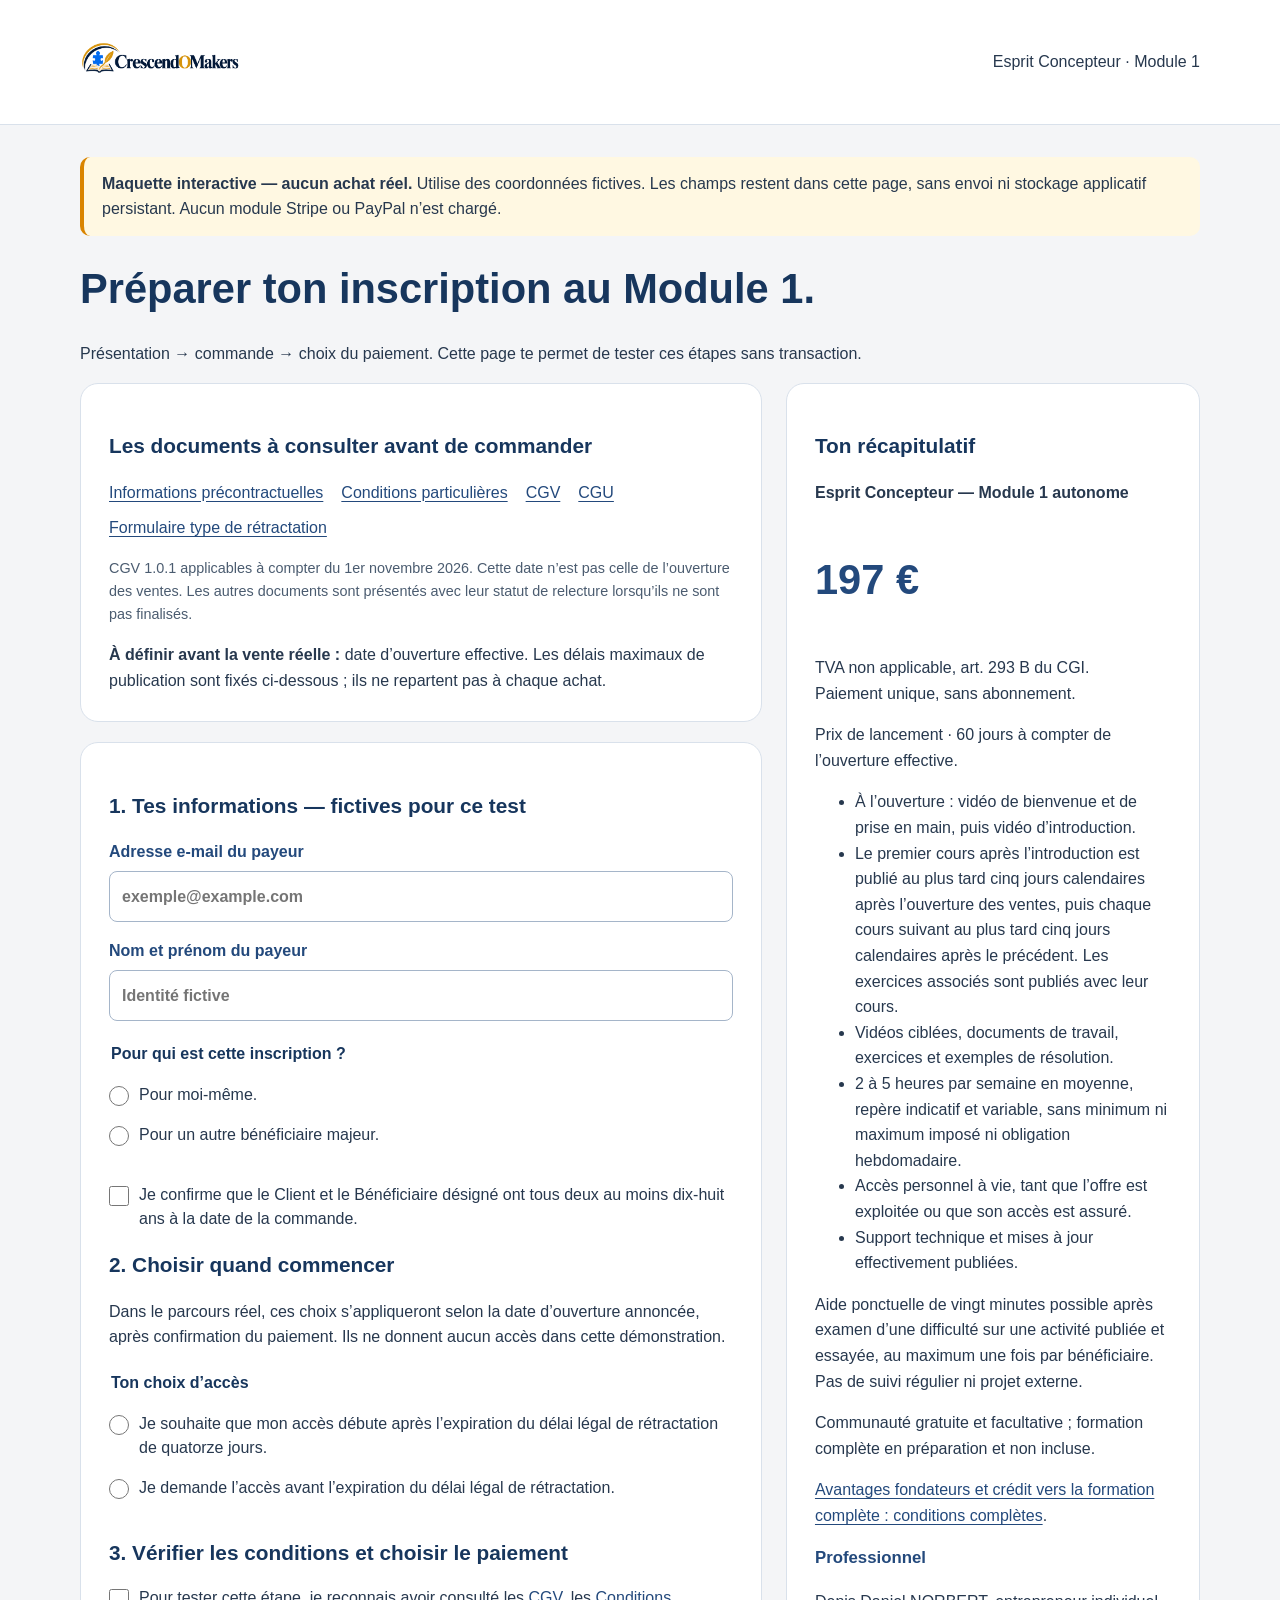
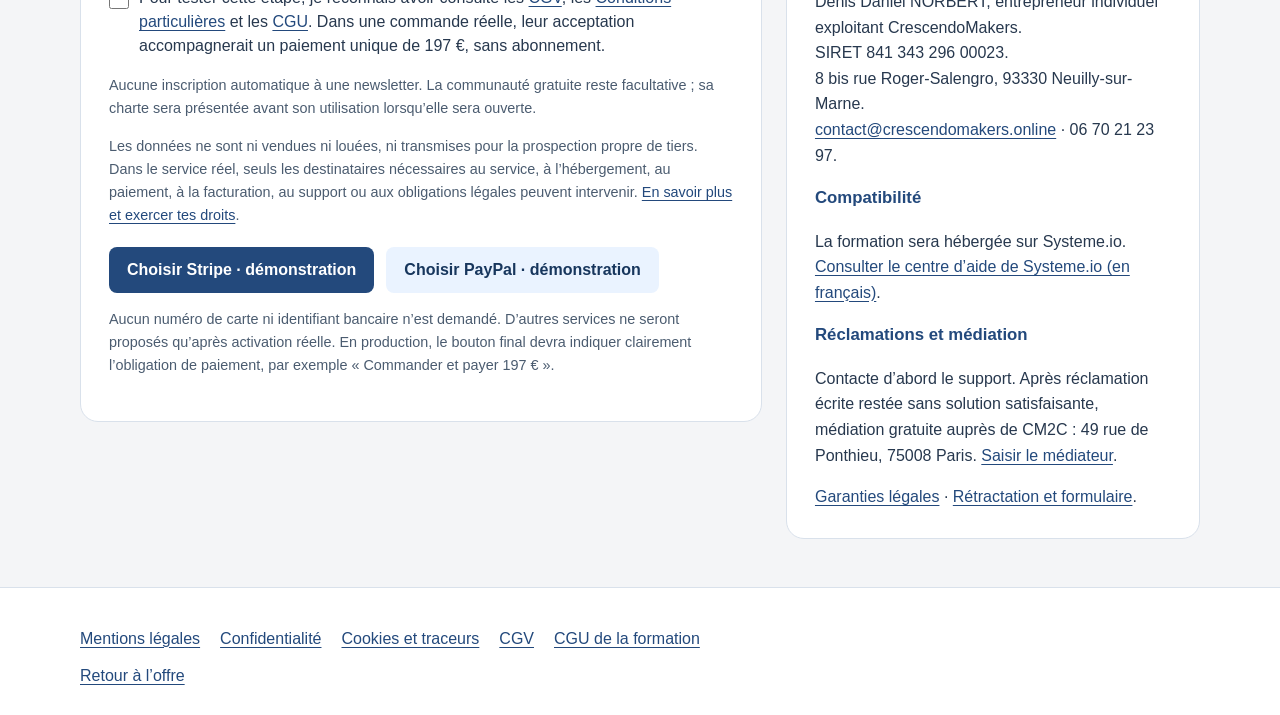
<file: commande-demo.html>
<!doctype html>
<html lang="fr"><head><meta charset="utf-8"><meta name="viewport" content="width=device-width,initial-scale=1">
<title>Commande de démonstration — Module 1 | CrescendoMakers</title>
<meta name="robots" content="noindex"><link rel="stylesheet" href="./demo-interfaces.css?v=20261014"><script src="./demo-interfaces.js?v=20261014-home" defer></script></head>
<body class="demo-page"><header class="demo-header"><div class="demo-wrap"><a href="./tunnel-preview-v5.html"><img class="demo-logo" src="./assets/brand/webp/crescendomakers-logo-carnet.webp" alt="CrescendoMakers — retour à la présentation"></a><span>Esprit Concepteur · Module 1</span></div></header>
<main class="demo-wrap demo-main"><p class="demo-banner"><strong>Maquette interactive — aucun achat réel.</strong> Utilise des coordonnées fictives. Les champs restent dans cette page, sans envoi ni stockage applicatif persistant. Aucun module Stripe ou PayPal n’est chargé.</p>
<h1>Préparer ton inscription au Module 1.</h1><p>Présentation → commande → choix du paiement. Cette page te permet de tester ces étapes sans transaction.</p>
<div class="demo-grid"><div>
<section class="demo-card"><h2>Les documents à consulter avant de commander</h2><div class="demo-docs"><a href="./fiche-information.html" target="_blank" rel="noopener">Informations précontractuelles</a><a href="./conditions-module-1.html" target="_blank" rel="noopener">Conditions particulières</a><a href="./cgv-module-1.html" target="_blank" rel="noopener">CGV</a><a href="./cgu.html" target="_blank" rel="noopener">CGU</a><a href="./formulaire-retractation.html" target="_blank" rel="noopener">Formulaire type de rétractation</a></div>
<p class="demo-note">CGV 1.0.1 applicables à compter du 1er novembre 2026. Cette date n’est pas celle de l’ouverture des ventes. Les autres documents sont présentés avec leur statut de relecture lorsqu’ils ne sont pas finalisés.</p>
<p><strong>À définir avant la vente réelle&nbsp;:</strong> date d’ouverture effective. Les délais maximaux de publication sont fixés ci-dessous&nbsp;; ils ne repartent pas à chaque achat.</p></section>
<form id="commande-demo" class="demo-card" onsubmit="return false">
<h2>1. Tes informations — fictives pour ce test</h2>
<label class="demo-field">Adresse e-mail du payeur<input type="email" name="email" required autocomplete="off" placeholder="exemple@example.com"></label>
<label class="demo-field">Nom et prénom du payeur<input type="text" name="identity" required autocomplete="off" placeholder="Identité fictive"></label>
<fieldset><legend>Pour qui est cette inscription&nbsp;?</legend><label class="demo-choice"><input type="radio" name="buyer" value="self" required><span>Pour moi-même.</span></label><label class="demo-choice"><input type="radio" name="buyer" value="other" required><span>Pour un autre bénéficiaire majeur.</span></label></fieldset>
<div id="beneficiary-fields" hidden><label class="demo-field">Nom et prénom du bénéficiaire<input type="text" name="beneficiary-name" required disabled autocomplete="off"></label><label class="demo-field">E-mail du bénéficiaire<input type="email" name="beneficiary-email" required disabled autocomplete="off"></label><label class="demo-choice"><input type="checkbox" name="third-party" required disabled><span>Je confirme être autorisé à communiquer les informations du bénéficiaire majeur et à demander la création de son accès.</span></label></div>
<label class="demo-choice"><input type="checkbox" name="adult" required><span>Je confirme que le Client et le Bénéficiaire désigné ont tous deux au moins dix-huit ans à la date de la commande.</span></label>
<h2>2. Choisir quand commencer</h2>
<p>Dans le parcours réel, ces choix s’appliqueront selon la date d’ouverture annoncée, après confirmation du paiement. Ils ne donnent aucun accès dans cette démonstration.</p>
<fieldset><legend>Ton choix d’accès</legend><label class="demo-choice"><input type="radio" name="access" value="delayed" required><span>Je souhaite que mon accès débute après l’expiration du délai légal de rétractation de quatorze jours.</span></label><label class="demo-choice"><input type="radio" name="access" value="early" required><span>Je demande l’accès avant l’expiration du délai légal de rétractation.</span></label></fieldset>
<div id="early-consents" hidden><label class="demo-choice"><input type="checkbox" name="early-start" required disabled><span>Je demande expressément que la fourniture des contenus numériques commence avant la fin du délai de quatorze jours.</span></label><label class="demo-choice"><input type="checkbox" name="withdrawal-acknowledgement" required disabled><span>Je reconnais perdre mon droit de rétractation pour les contenus numériques ainsi fournis lorsque leur fourniture commence avec mon accord exprès, dans les conditions prévues par la loi. Cela ne supprime pas mes garanties légales.</span></label><p class="demo-note">Dans le parcours réel, ces accords seront confirmés sur support durable. Une simple connexion à la plateforme ou une case d’acceptation générale ne suffit pas.</p></div>
<h2>3. Vérifier les conditions et choisir le paiement</h2>
<label class="demo-choice"><input type="checkbox" name="contract" required><span>Pour tester cette étape, je reconnais avoir consulté les <a href="./cgv-module-1.html" target="_blank" rel="noopener">CGV</a>, les <a href="./conditions-module-1.html" target="_blank" rel="noopener">Conditions particulières</a> et les <a href="./cgu.html" target="_blank" rel="noopener">CGU</a>. Dans une commande réelle, leur acceptation accompagnerait un paiement unique de 197&nbsp;€, sans abonnement.</span></label>
<p class="demo-note">Aucune inscription automatique à une newsletter. La communauté gratuite reste facultative&nbsp;; sa charte sera présentée avant son utilisation lorsqu’elle sera ouverte.</p>
<p class="demo-note">Les données ne sont ni vendues ni louées, ni transmises pour la prospection propre de tiers. Dans le service réel, seuls les destinataires nécessaires au service, à l’hébergement, au paiement, à la facturation, au support ou aux obligations légales peuvent intervenir. <a href="./confidentialite.html">En savoir plus et exercer tes droits</a>.</p>
<div class="demo-actions"><button class="demo-button" type="button" data-payment-demo="Stripe">Choisir Stripe · démonstration</button><button class="demo-button demo-secondary" type="button" data-payment-demo="PayPal">Choisir PayPal · démonstration</button></div>
<p class="demo-note">Aucun numéro de carte ni identifiant bancaire n’est demandé. D’autres services ne seront proposés qu’après activation réelle. En production, le bouton final devra indiquer clairement l’obligation de paiement, par exemple «&nbsp;Commander et payer 197&nbsp;€&nbsp;».</p>
<p id="payment-demo-status" class="demo-status" role="status" tabindex="-1"></p>
<noscript>JavaScript est nécessaire à la simulation. Aucun formulaire n’est envoyé et aucun paiement n’est possible sans lui.</noscript>
</form></div>
<aside class="demo-card"><h2>Ton récapitulatif</h2><p><strong>Esprit Concepteur — Module 1 autonome</strong></p><p class="demo-price">197&nbsp;€</p><p>TVA non applicable, art. 293 B du CGI.<br>Paiement unique, sans abonnement.</p><p>Prix de lancement · 60 jours à compter de l’ouverture effective.</p><ul><li>À l’ouverture&nbsp;: vidéo de bienvenue et de prise en main, puis vidéo d’introduction.</li><li>Le premier cours après l’introduction est publié au plus tard cinq jours calendaires après l’ouverture des ventes, puis chaque cours suivant au plus tard cinq jours calendaires après le précédent. Les exercices associés sont publiés avec leur cours.</li><li>Vidéos ciblées, documents de travail, exercices et exemples de résolution.</li><li>2 à 5 heures par semaine en moyenne, repère indicatif et variable, sans minimum ni maximum imposé ni obligation hebdomadaire.</li><li>Accès personnel à vie, tant que l’offre est exploitée ou que son accès est assuré.</li><li>Support technique et mises à jour effectivement publiées.</li></ul>
<p>Aide ponctuelle de vingt minutes possible après examen d’une difficulté sur une activité publiée et essayée, au maximum une fois par bénéficiaire. Pas de suivi régulier ni projet externe.</p>
<p>Communauté gratuite et facultative&nbsp;; formation complète en préparation et non incluse.</p>
<p><a href="./conditions-module-1.html">Avantages fondateurs et crédit vers la formation complète&nbsp;: conditions complètes</a>.</p>
<h3>Professionnel</h3><p>Denis Daniel NORBERT, entrepreneur individuel exploitant CrescendoMakers.<br>SIRET 841 343 296 00023.<br>8 bis rue Roger-Salengro, 93330 Neuilly-sur-Marne.<br><a href="mailto:contact@crescendomakers.online">contact@crescendomakers.online</a> · 06 70 21 23 97.</p>
<h3>Compatibilité</h3><p>La formation sera hébergée sur Systeme.io. <a href="https://aide.systeme.io/" target="_blank" rel="noopener">Consulter le centre d’aide de Systeme.io (en français)</a>.</p>
<h3>Réclamations et médiation</h3><p>Contacte d’abord le support. Après réclamation écrite restée sans solution satisfaisante, médiation gratuite auprès de CM2C&nbsp;: 49 rue de Ponthieu, 75008 Paris. <a href="https://www.cm2c.net/comment-nous-saisir.php" target="_blank" rel="noopener">Saisir le médiateur</a>.</p>
<p><a href="./cgv-module-1.html#article-17-garantie-legale-de-conformite-du-numerique">Garanties légales</a> · <a href="./formulaire-retractation.html">Rétractation et formulaire</a>.</p>
</aside></div></main><footer class="demo-footer"><div class="demo-wrap"><nav class="demo-legal-nav" aria-label="Documents juridiques"><a href="./mentions-legales.html">Mentions légales</a><a href="./confidentialite.html">Confidentialité</a><a href="./cookies.html">Cookies et traceurs</a><a href="./cgv-module-1.html">CGV</a><a href="./cgu.html">CGU de la formation</a></nav><a href="./tunnel-preview-v5.html#offre">Retour à l’offre</a></div></footer></body></html>
</file>
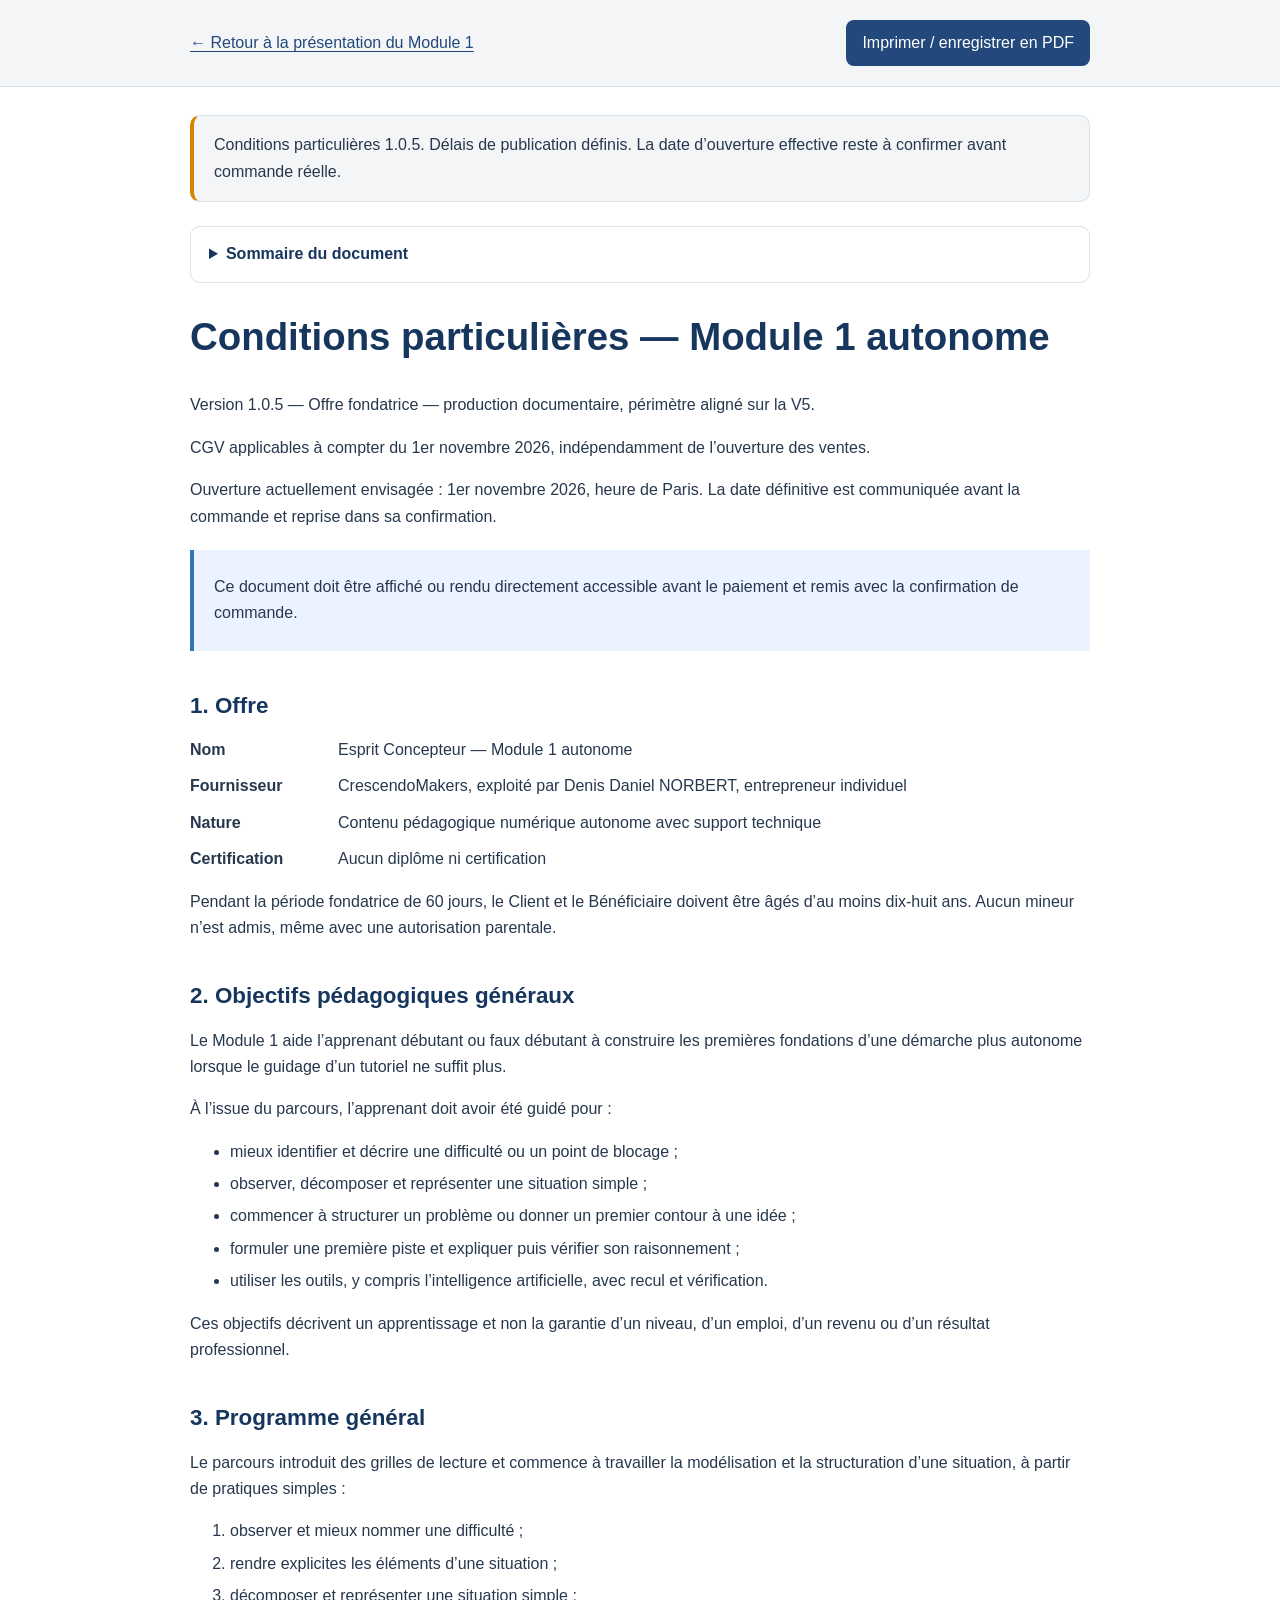
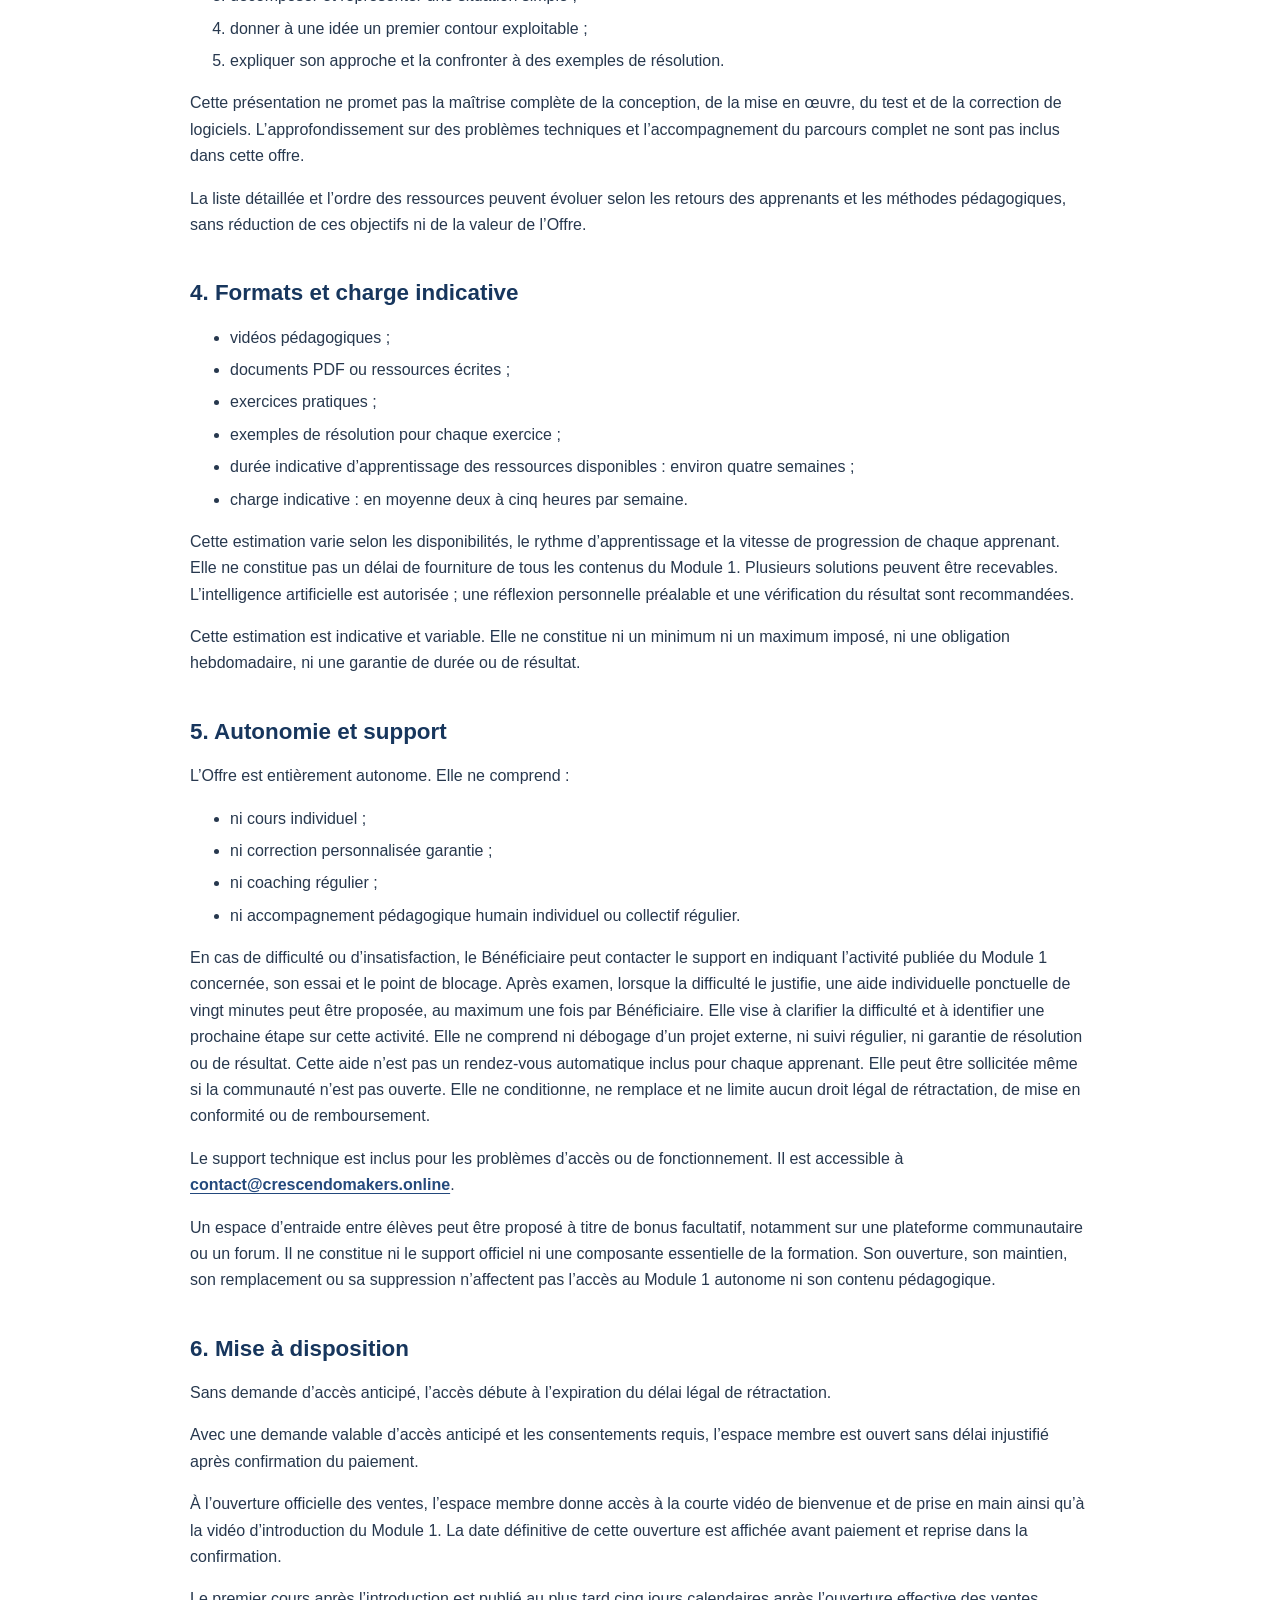
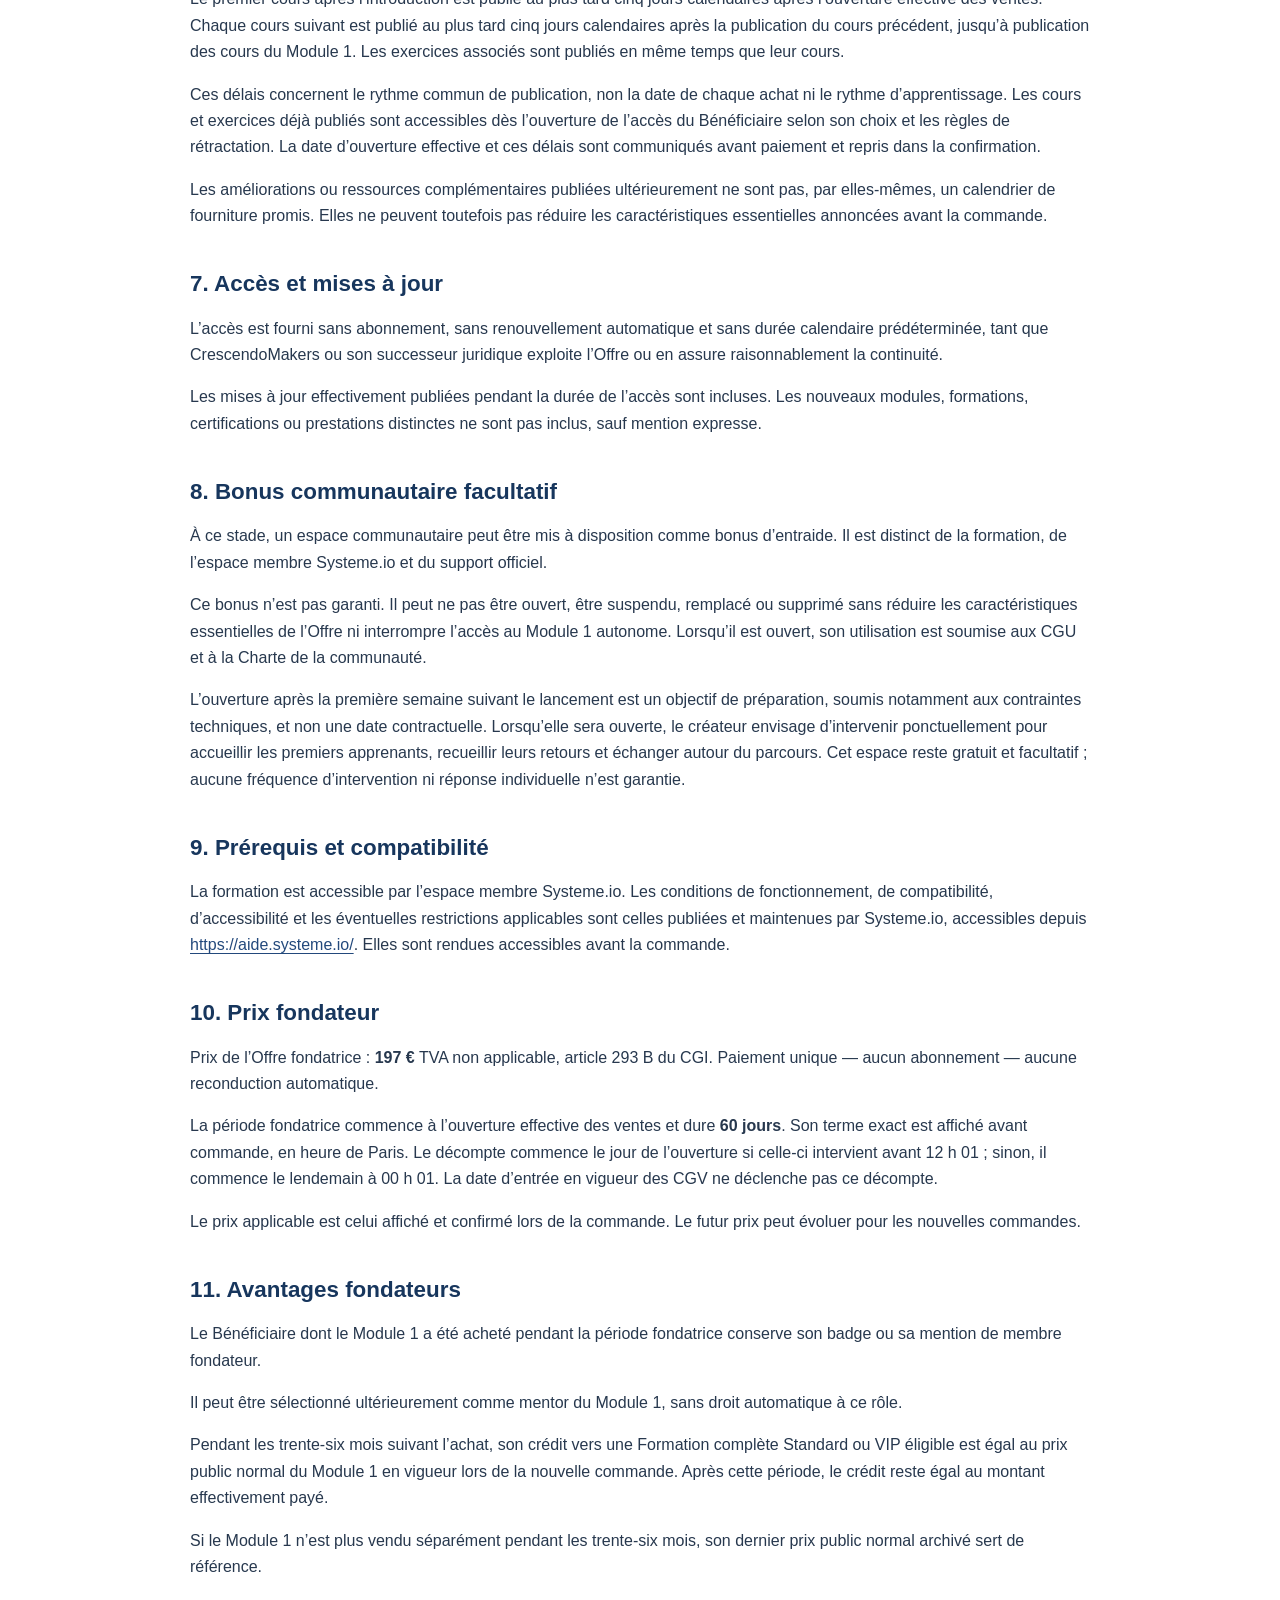
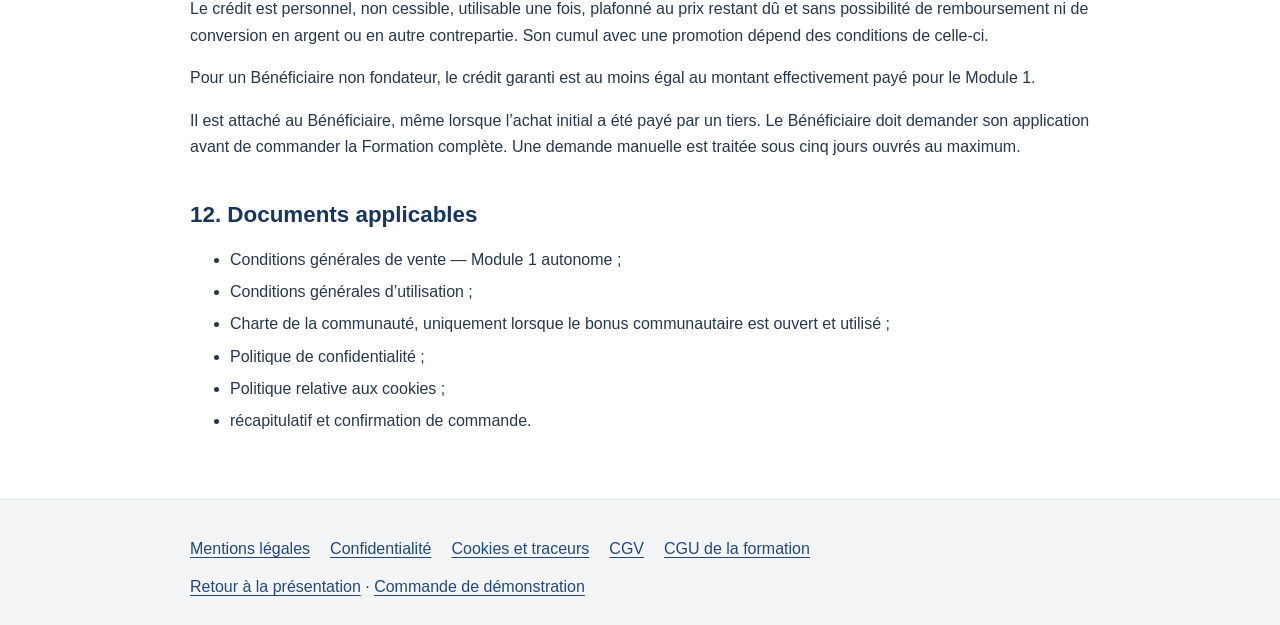
<file: conditions-module-1.html>
<!doctype html>
<html lang="fr"><head><meta charset="utf-8"><meta name="viewport" content="width=device-width, initial-scale=1">
<title>Conditions particulières — Module 1 autonome | CrescendoMakers</title>
<meta name="description" content="Conditions particulières 1.0.5. Délais de publication définis. La date d’ouverture effective à confirmer avant commande réelle.">
<style>
*{box-sizing:border-box}body{margin:0;color:#27384e;background:#fff;font:1rem/1.65 Arial,Helvetica,sans-serif}
header{border-bottom:1px solid #d9e1eb;background:#f4f5f7}.wrap{width:min(calc(100% - 2rem),900px);margin:auto}
header .wrap{display:flex;align-items:center;justify-content:space-between;gap:16px;padding:20px 0;flex-wrap:wrap}
a{color:#23497c;text-underline-offset:3px;overflow-wrap:anywhere}a:focus-visible,button:focus-visible,summary:focus-visible{outline:3px solid #d98400;outline-offset:4px}
main{padding:28px 0 48px}h1{font-size:clamp(1.8rem,4vw,2.4rem);line-height:1.2;color:#17365d}
h2{font-size:1.4rem;line-height:1.35;color:#17365d;margin:40px 0 14px;scroll-margin-top:20px}
h3{font-size:1.1rem;line-height:1.4;color:#23497c}p,li{overflow-wrap:break-word}li{margin:6px 0}
.review{padding:16px 20px;border:1px solid #d9e1eb;border-left:4px solid #d98400;border-radius:10px;background:#f4f5f7;margin:0 0 24px}
blockquote{margin:20px 0;padding:8px 20px;border-left:4px solid #2f75b5;background:#eaf3ff}
button{font:inherit;color:#fff;background:#23497c;border:0;border-radius:8px;padding:10px 16px;cursor:pointer}
details{border:1px solid #d9e1eb;border-radius:10px;padding:14px 18px}summary{font-weight:700;cursor:pointer;color:#17365d}
nav ol{padding-left:24px}footer{padding:24px 0;background:#f4f5f7;border-top:1px solid #d9e1eb}
@media print{@page{size:A4;margin:15mm}header,footer,.review,details{display:none}body{font-size:10pt;color:#000}.wrap{width:100%}main{padding:0}h1{font-size:18pt}h2{font-size:13pt;break-after:avoid}h3{break-after:avoid}a{color:inherit}blockquote{background:none;border-color:#777}}
.offer-identity{display:grid;grid-template-columns:130px minmax(0,1fr);gap:10px 18px}.offer-identity dt{font-weight:700}.offer-identity dd{margin:0;overflow-wrap:anywhere}@media(max-width:560px){.offer-identity{grid-template-columns:1fr;gap:3px}.offer-identity dd{margin-bottom:12px}}
</style><link rel="stylesheet" href="./demo-interfaces.css?v=20261014"></head><body>
<header><div class="wrap"><a href="./tunnel-preview-v5.html">← Retour à la présentation du Module 1</a><button type="button" onclick="window.print()">Imprimer / enregistrer en PDF</button></div></header>
<main class="wrap"><aside class="review" role="note">Conditions particulières 1.0.5. Délais de publication définis. La date d’ouverture effective reste à confirmer avant commande réelle.</aside>
<details><summary>Sommaire du document</summary><nav aria-label="Sommaire du document"><ol><li><a href="#1-offre">1. Offre</a></li>
<li><a href="#2-objectifs-pedagogiques-generaux">2. Objectifs pédagogiques généraux</a></li>
<li><a href="#3-programme-general">3. Programme général</a></li>
<li><a href="#4-formats-et-charge-indicative">4. Formats et charge indicative</a></li>
<li><a href="#5-autonomie-et-support">5. Autonomie et support</a></li>
<li><a href="#6-mise-a-disposition">6. Mise à disposition</a></li>
<li><a href="#7-acces-et-mises-a-jour">7. Accès et mises à jour</a></li>
<li><a href="#8-bonus-communautaire-facultatif">8. Bonus communautaire facultatif</a></li>
<li><a href="#9-prerequis-et-compatibilite">9. Prérequis et compatibilité</a></li>
<li><a href="#10-prix-fondateur">10. Prix fondateur</a></li>
<li><a href="#11-avantages-fondateurs">11. Avantages fondateurs</a></li>
<li><a href="#12-documents-applicables">12. Documents applicables</a></li></ol></nav></details>
<article id="texte-document">
<h1>Conditions particulières — Module 1 autonome</h1>
<p>Version 1.0.5 — Offre fondatrice — production documentaire, périmètre aligné sur la V5.</p>
<p>CGV applicables à compter du 1er novembre 2026, indépendamment de l’ouverture des ventes.</p>
<p>Ouverture actuellement envisagée&nbsp;: 1er novembre 2026, heure de Paris. La date définitive est communiquée avant la commande et reprise dans sa confirmation.</p>
<blockquote>
<p>Ce document doit être affiché ou rendu directement accessible avant le paiement et remis
avec la confirmation de commande.</p>
</blockquote>
<h2 id="1-offre">1. Offre</h2>
<dl class="offer-identity"><dt>Nom</dt><dd>Esprit Concepteur — Module 1 autonome</dd><dt>Fournisseur</dt><dd>CrescendoMakers, exploité par Denis Daniel NORBERT, entrepreneur individuel</dd><dt>Nature</dt><dd>Contenu pédagogique numérique autonome avec support technique</dd><dt>Certification</dt><dd>Aucun diplôme ni certification</dd></dl>
<p>Pendant la période fondatrice de 60 jours, le Client et le Bénéficiaire doivent être âgés
d’au moins dix-huit ans. Aucun mineur n’est admis, même avec une autorisation parentale.</p>
<h2 id="2-objectifs-pedagogiques-generaux">2. Objectifs pédagogiques généraux</h2>
<p>Le Module 1 aide l’apprenant débutant ou faux débutant à construire les premières
fondations d’une démarche plus autonome lorsque le guidage d’un tutoriel ne suffit plus.</p>
<p>À l’issue du parcours, l’apprenant doit avoir été guidé pour&nbsp;:</p>
<ul>
<li>mieux identifier et décrire une difficulté ou un point de blocage&nbsp;;</li>
<li>observer, décomposer et représenter une situation simple&nbsp;;</li>
<li>commencer à structurer un problème ou donner un premier contour à une idée&nbsp;;</li>
<li>formuler une première piste et expliquer puis vérifier son raisonnement&nbsp;;</li>
<li>utiliser les outils, y compris l’intelligence artificielle, avec recul et vérification.</li>
</ul>
<p>Ces objectifs décrivent un apprentissage et non la garantie d’un niveau, d’un emploi, d’un
revenu ou d’un résultat professionnel.</p>
<h2 id="3-programme-general">3. Programme général</h2>
<p>Le parcours introduit des grilles de lecture et commence à travailler la modélisation
et la structuration d’une situation, à partir de pratiques simples&nbsp;:</p>
<ol>
<li>observer et mieux nommer une difficulté&nbsp;;</li>
<li>rendre explicites les éléments d’une situation&nbsp;;</li>
<li>décomposer et représenter une situation simple&nbsp;;</li>
<li>donner à une idée un premier contour exploitable&nbsp;;</li>
<li>expliquer son approche et la confronter à des exemples de résolution.</li>
</ol>
<p>Cette présentation ne promet pas la maîtrise complète de la conception, de la mise en
œuvre, du test et de la correction de logiciels. L’approfondissement sur des problèmes
techniques et l’accompagnement du parcours complet ne sont pas inclus dans cette offre.</p>
<p>La liste détaillée et l’ordre des ressources peuvent évoluer selon les retours des
apprenants et les méthodes pédagogiques, sans réduction de ces objectifs ni de la valeur de
l’Offre.</p>
<h2 id="4-formats-et-charge-indicative">4. Formats et charge indicative</h2>
<ul>
<li>vidéos pédagogiques&nbsp;;</li>
<li>documents PDF ou ressources écrites&nbsp;;</li>
<li>exercices pratiques&nbsp;;</li>
<li>exemples de résolution pour chaque exercice&nbsp;;</li>
<li>durée indicative d’apprentissage des ressources disponibles&nbsp;: environ quatre semaines&nbsp;;</li>
<li>charge indicative&nbsp;: en moyenne deux à cinq heures par semaine.</li>
</ul>
<p>Cette estimation varie selon les disponibilités, le rythme d’apprentissage et la vitesse de
progression de chaque apprenant. Elle ne constitue pas un délai de fourniture de tous les
contenus du Module 1. Plusieurs solutions peuvent être recevables.
L’intelligence artificielle est autorisée&nbsp;; une réflexion personnelle préalable et une
vérification du résultat sont recommandées.</p>
<p>Cette estimation est indicative et variable. Elle ne constitue ni un minimum ni un maximum imposé, ni une obligation hebdomadaire, ni une garantie de durée ou de résultat.</p>
<h2 id="5-autonomie-et-support">5. Autonomie et support</h2>
<p>L’Offre est entièrement autonome. Elle ne comprend&nbsp;:</p>
<ul>
<li>ni cours individuel&nbsp;;</li>
<li>ni correction personnalisée garantie&nbsp;;</li>
<li>ni coaching régulier&nbsp;;</li>
<li>ni accompagnement pédagogique humain individuel ou collectif régulier.</li>
</ul>
<p>En cas de difficulté ou d’insatisfaction, le Bénéficiaire peut contacter le support en
indiquant l’activité publiée du Module 1 concernée, son essai et le point de blocage.
Après examen, lorsque la difficulté le justifie, une aide individuelle ponctuelle de
vingt minutes peut être proposée, au maximum une fois par Bénéficiaire. Elle vise à
clarifier la difficulté et à identifier une prochaine étape sur cette activité. Elle ne comprend
ni débogage d’un projet externe, ni suivi régulier, ni garantie de résolution ou de résultat.
Cette aide n’est pas un rendez-vous automatique inclus pour chaque apprenant. Elle peut
être sollicitée même si la communauté n’est pas ouverte. Elle ne conditionne, ne remplace
et ne limite aucun droit légal de rétractation, de mise en conformité ou de remboursement.</p>
<p>Le support technique est inclus pour les problèmes d’accès ou de fonctionnement. Il est
accessible à <strong><a href="mailto:contact@crescendomakers.online">contact@crescendomakers.online</a></strong>.</p>
<p>Un espace d’entraide entre élèves peut être proposé à titre de bonus facultatif, notamment
sur une plateforme communautaire ou un forum. Il ne constitue ni le support officiel ni une composante essentielle de la
formation. Son ouverture, son maintien, son remplacement ou sa suppression n’affectent pas
l’accès au Module 1 autonome ni son contenu pédagogique.</p>
<h2 id="6-mise-a-disposition">6. Mise à disposition</h2>
<p>Sans demande d’accès anticipé, l’accès débute à l’expiration du délai légal de rétractation.</p>
<p>Avec une demande valable d’accès anticipé et les consentements requis, l’espace membre est
ouvert sans délai injustifié après confirmation du paiement.</p>
<p>À l’ouverture officielle des ventes, l’espace membre donne accès à la courte vidéo de
bienvenue et de prise en main ainsi qu’à la vidéo d’introduction du Module 1. La date définitive
de cette ouverture est affichée avant paiement et reprise dans la confirmation.</p>
<p>Le premier cours après l’introduction est publié au plus tard cinq jours calendaires après
l’ouverture effective des ventes. Chaque cours suivant est publié au plus tard cinq jours
calendaires après la publication du cours précédent, jusqu’à publication des cours du
Module 1. Les exercices associés sont publiés en même temps que leur cours.</p>
<p>Ces délais concernent le rythme commun de publication, non la date de chaque achat ni le
rythme d’apprentissage. Les cours et exercices déjà publiés sont accessibles dès
l’ouverture de l’accès du Bénéficiaire selon son choix et les règles de rétractation.
La date d’ouverture effective et ces délais sont communiqués avant paiement et repris dans
la confirmation.</p>
<p>Les améliorations ou ressources complémentaires publiées ultérieurement ne sont pas, par
elles-mêmes, un calendrier de fourniture promis. Elles ne peuvent toutefois pas réduire les
caractéristiques essentielles annoncées avant la commande.</p>
<h2 id="7-acces-et-mises-a-jour">7. Accès et mises à jour</h2>
<p>L’accès est fourni sans abonnement, sans renouvellement automatique et sans durée
calendaire prédéterminée, tant que CrescendoMakers ou son successeur juridique exploite
l’Offre ou en assure raisonnablement la continuité.</p>
<p>Les mises à jour effectivement publiées pendant la durée de l’accès sont incluses. Les
nouveaux modules, formations, certifications ou prestations distinctes ne sont pas inclus,
sauf mention expresse.</p>
<h2 id="8-bonus-communautaire-facultatif">8. Bonus communautaire facultatif</h2>
<p>À ce stade, un espace communautaire peut être mis à disposition comme bonus
d’entraide. Il est distinct de la formation, de l’espace membre Systeme.io et du support
officiel.</p>
<p>Ce bonus n’est pas garanti. Il peut ne pas être ouvert, être suspendu, remplacé ou supprimé
sans réduire les caractéristiques essentielles de l’Offre ni interrompre l’accès au Module 1
autonome. Lorsqu’il est ouvert, son utilisation est soumise aux CGU et à la Charte de la
communauté.</p>
<p>L’ouverture après la première semaine suivant le lancement est un objectif de préparation,
soumis notamment aux contraintes techniques, et non une date contractuelle. Lorsqu’elle
sera ouverte, le créateur envisage d’intervenir ponctuellement pour accueillir les premiers
apprenants, recueillir leurs retours et échanger autour du parcours. Cet espace reste gratuit
et facultatif&nbsp;; aucune fréquence d’intervention ni réponse individuelle n’est garantie.</p>
<h2 id="9-prerequis-et-compatibilite">9. Prérequis et compatibilité</h2>
<p>La formation est accessible par l’espace membre Systeme.io. Les conditions de
fonctionnement, de compatibilité, d’accessibilité et les éventuelles restrictions applicables
sont celles publiées et maintenues par Systeme.io, accessibles depuis
<a href="https://aide.systeme.io/">https://aide.systeme.io/</a>. Elles sont rendues accessibles avant la commande.</p>
<h2 id="10-prix-fondateur">10. Prix fondateur</h2>
<p>Prix de l’Offre fondatrice&nbsp;: <strong>197&nbsp;€</strong>
TVA non applicable, article 293 B du CGI.
Paiement unique — aucun abonnement — aucune reconduction automatique.</p>
<p>La période fondatrice commence à l’ouverture effective des ventes et dure <strong>60 jours</strong>.
Son terme exact est affiché avant commande, en heure de Paris. Le décompte commence le
jour de l’ouverture si celle-ci intervient avant 12 h 01&nbsp;; sinon, il commence le lendemain
à 00 h 01. La date d’entrée en vigueur des CGV ne déclenche pas ce décompte.</p>
<p>Le prix applicable est celui affiché et confirmé lors de la commande. Le futur prix peut
évoluer pour les nouvelles commandes.</p>
<h2 id="11-avantages-fondateurs">11. Avantages fondateurs</h2>
<p>Le Bénéficiaire dont le Module 1 a été acheté pendant la période fondatrice conserve son badge ou sa mention de
membre fondateur.</p>
<p>Il peut être sélectionné ultérieurement comme mentor du Module 1, sans droit automatique à
ce rôle.</p>
<p>Pendant les trente-six mois suivant l’achat, son crédit vers une Formation complète
Standard ou VIP éligible est égal au prix public normal du Module 1 en vigueur lors de la
nouvelle commande. Après cette période, le crédit reste égal au montant effectivement payé.</p>
<p>Si le Module 1 n’est plus vendu séparément pendant les trente-six mois, son dernier prix
public normal archivé sert de référence.</p>
<p>Le crédit est personnel, non cessible, utilisable une fois, plafonné au prix restant dû et
sans possibilité de remboursement ni de conversion en argent ou en autre contrepartie. Son cumul avec une promotion dépend des conditions de celle-ci.</p>
<p>Pour un Bénéficiaire non fondateur, le crédit garanti est au moins égal au montant
effectivement payé pour le Module 1.</p>
<p>Il est attaché au Bénéficiaire, même lorsque l’achat initial a été payé par un tiers. Le
Bénéficiaire doit demander son application avant de commander la Formation complète. Une
demande manuelle est traitée sous cinq jours ouvrés au maximum.</p>
<h2 id="12-documents-applicables">12. Documents applicables</h2>
<ul>
<li>Conditions générales de vente — Module 1 autonome&nbsp;;</li>
<li>Conditions générales d’utilisation&nbsp;;</li>
<li>Charte de la communauté, uniquement lorsque le bonus communautaire est ouvert et utilisé&nbsp;;</li>
<li>Politique de confidentialité&nbsp;;</li>
<li>Politique relative aux cookies&nbsp;;</li>
<li>récapitulatif et confirmation de commande.</li>
</ul>
</article>
</main><footer><div class="wrap"><nav class="demo-legal-nav" aria-label="Documents juridiques"><a href="./mentions-legales.html">Mentions légales</a><a href="./confidentialite.html">Confidentialité</a><a href="./cookies.html">Cookies et traceurs</a><a href="./cgv-module-1.html">CGV</a><a href="./cgu.html">CGU de la formation</a></nav><a href="./tunnel-preview-v5.html">Retour à la présentation</a> · <a href="./commande-demo.html">Commande de démonstration</a></div></footer></body></html>
</file>
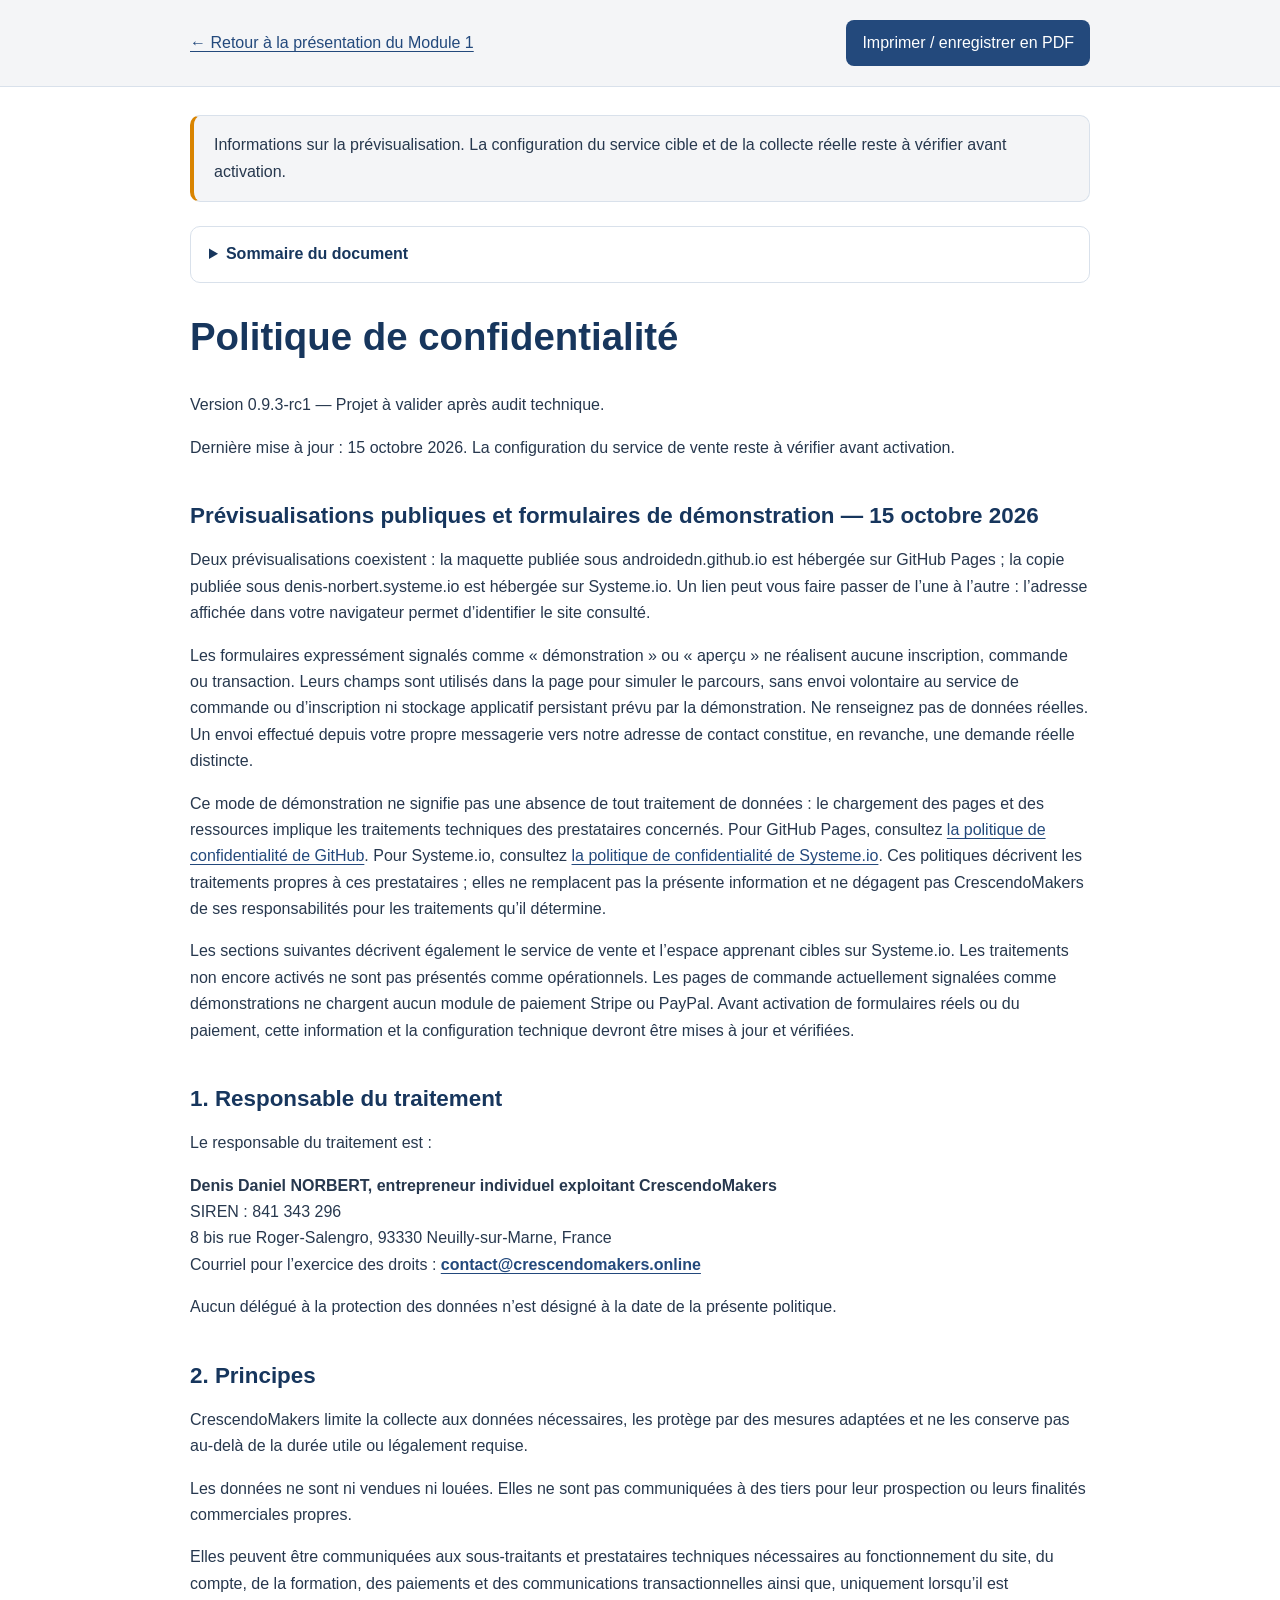
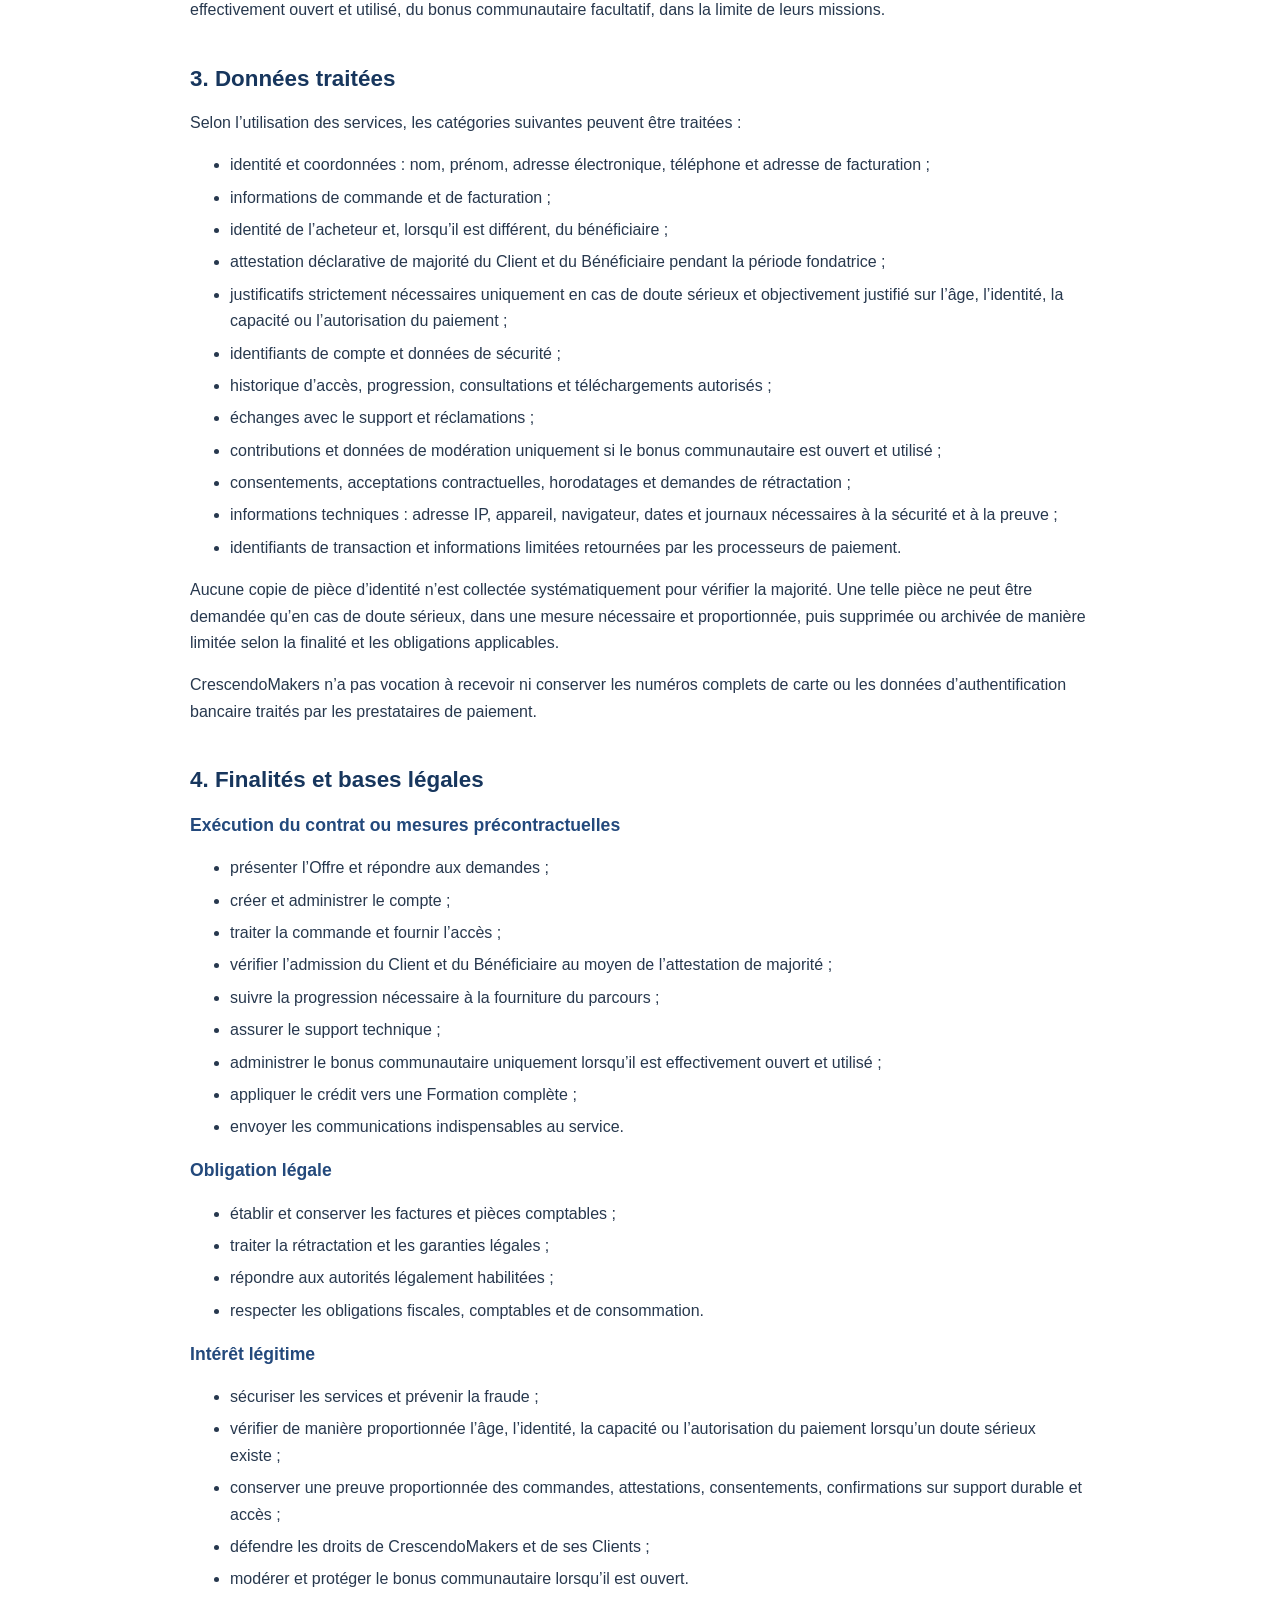
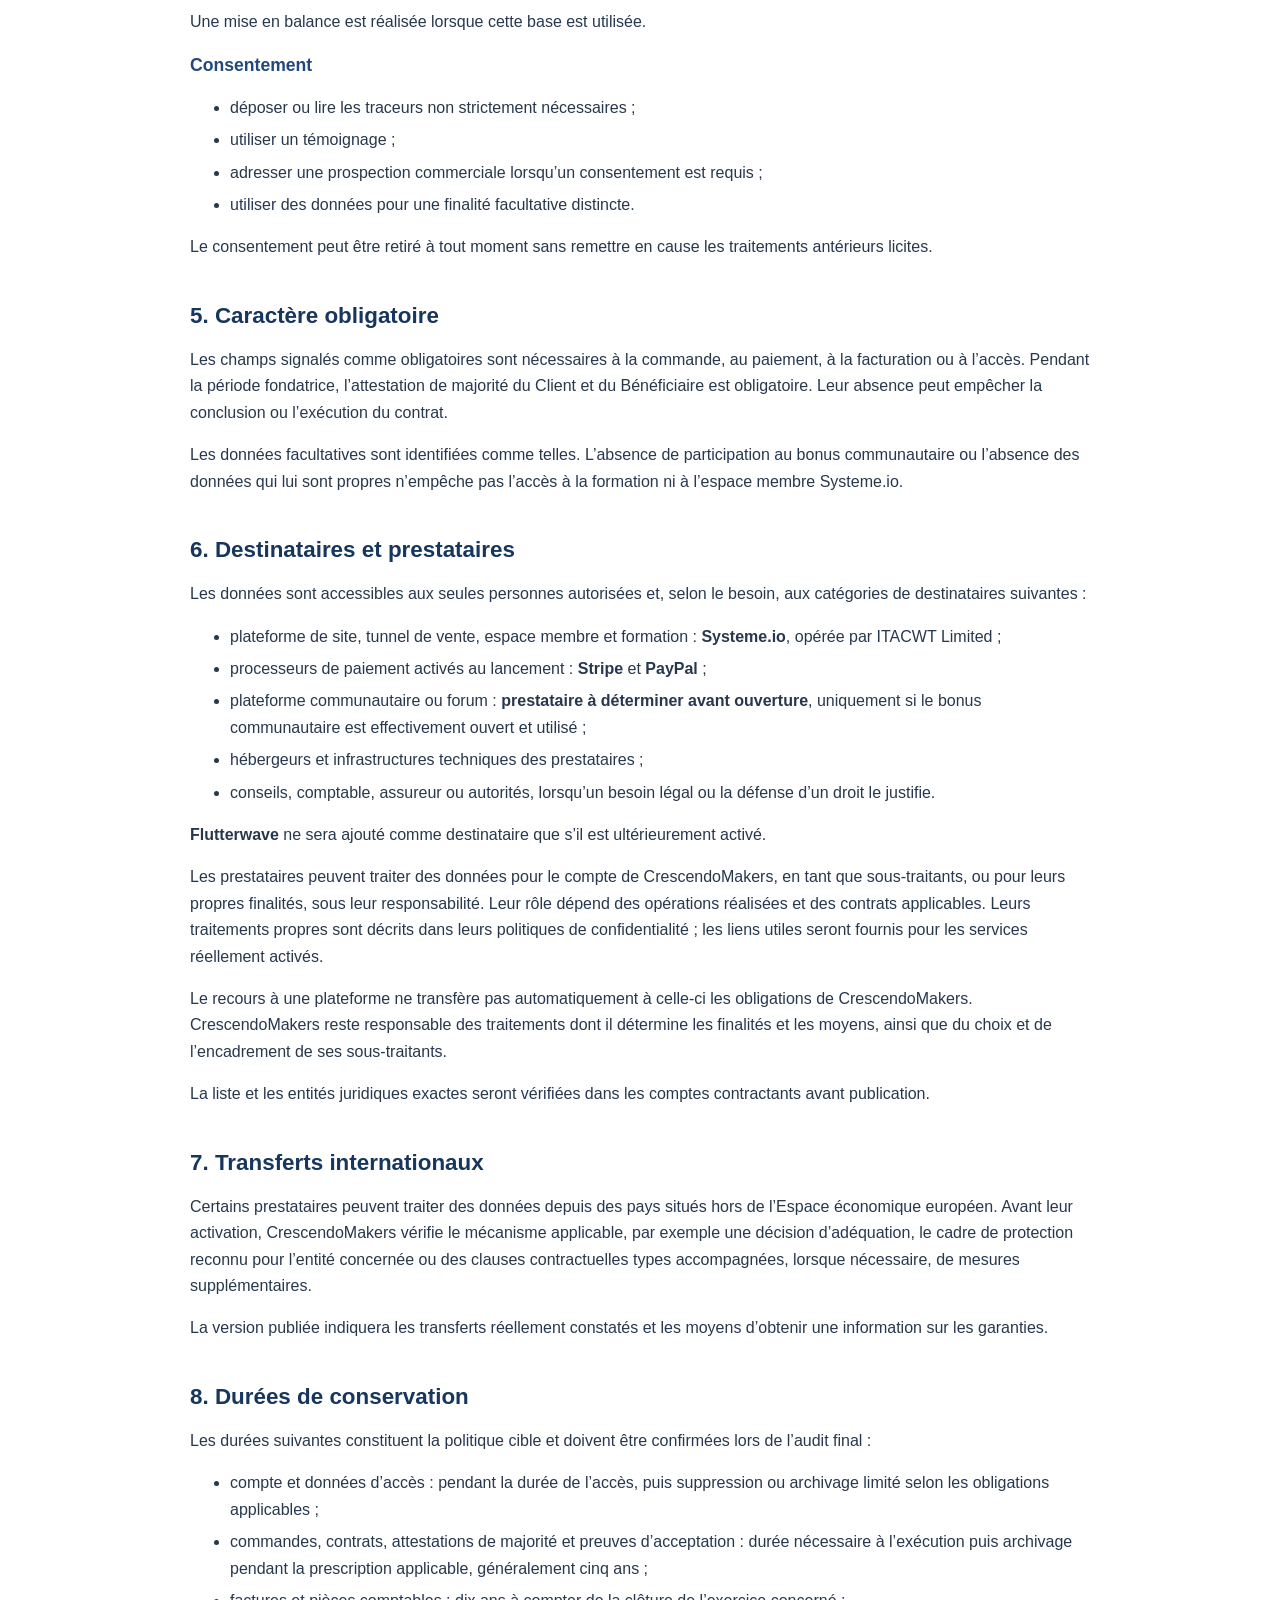
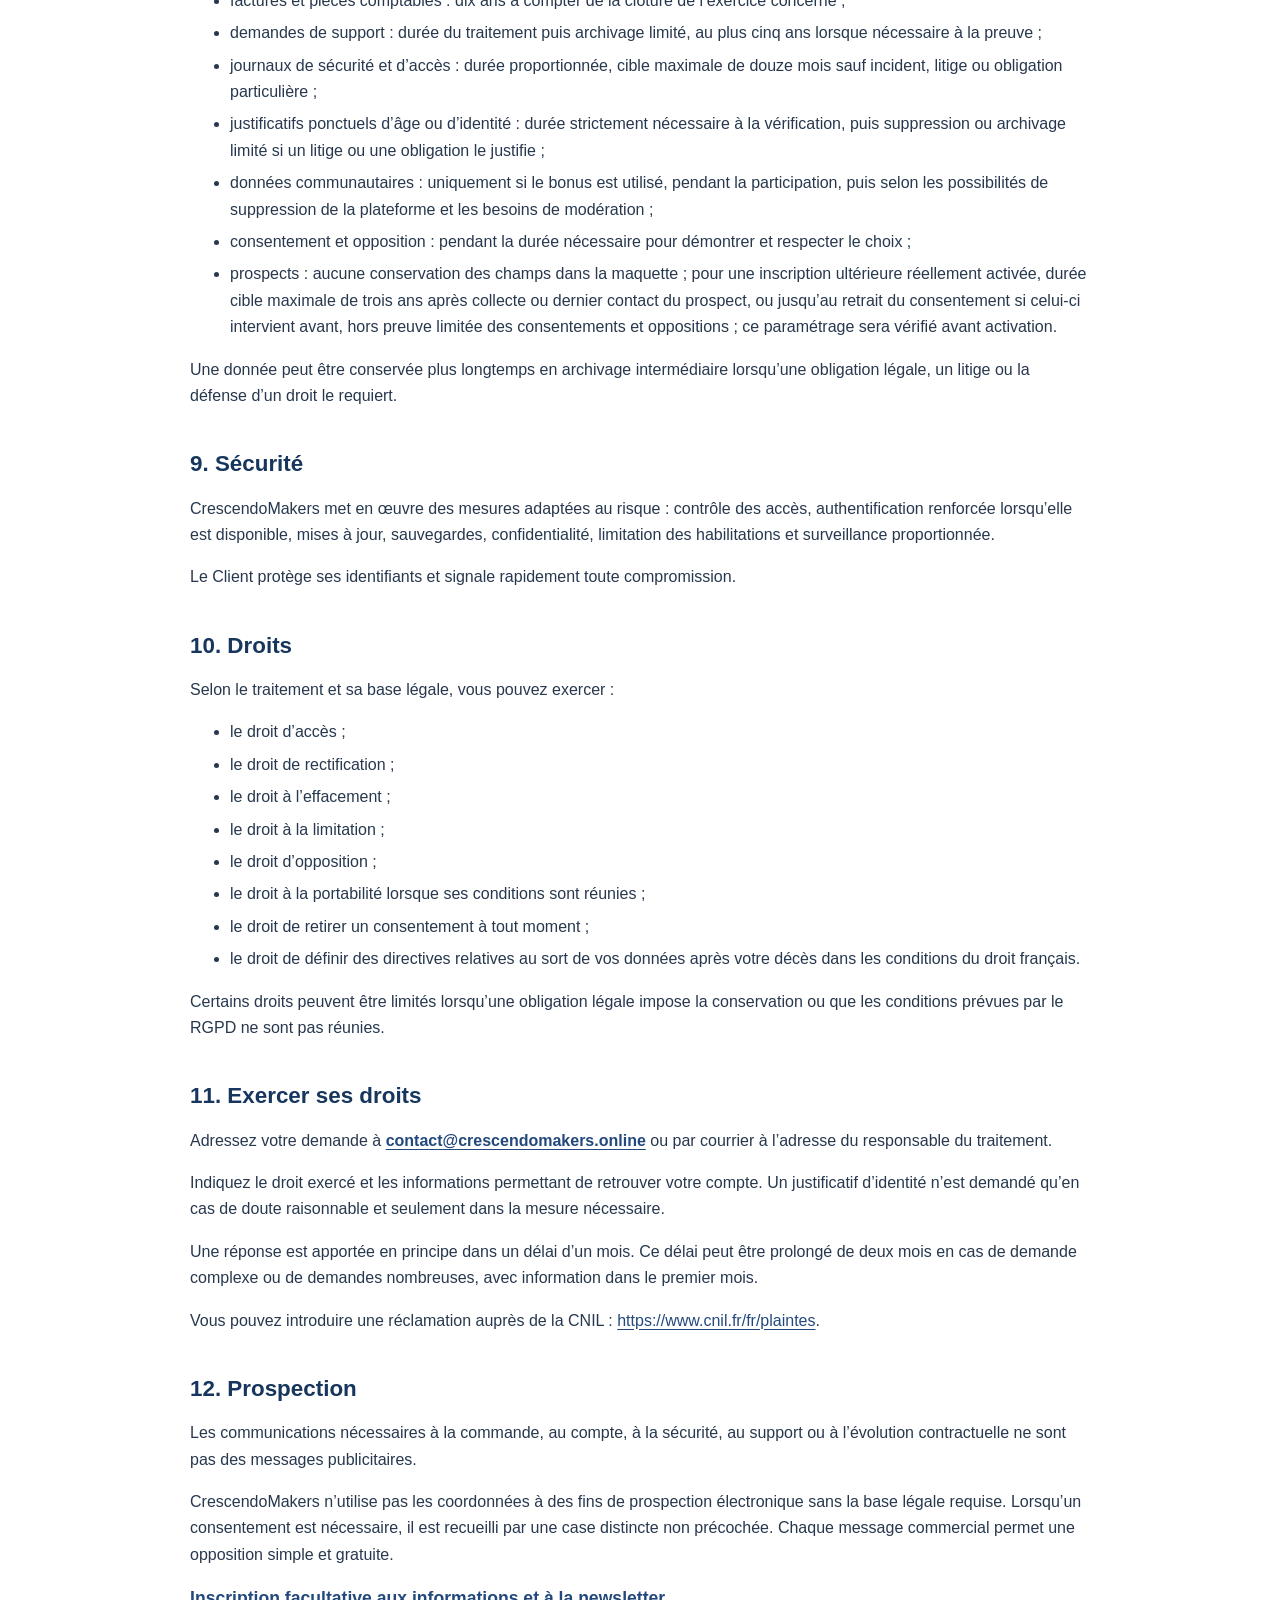
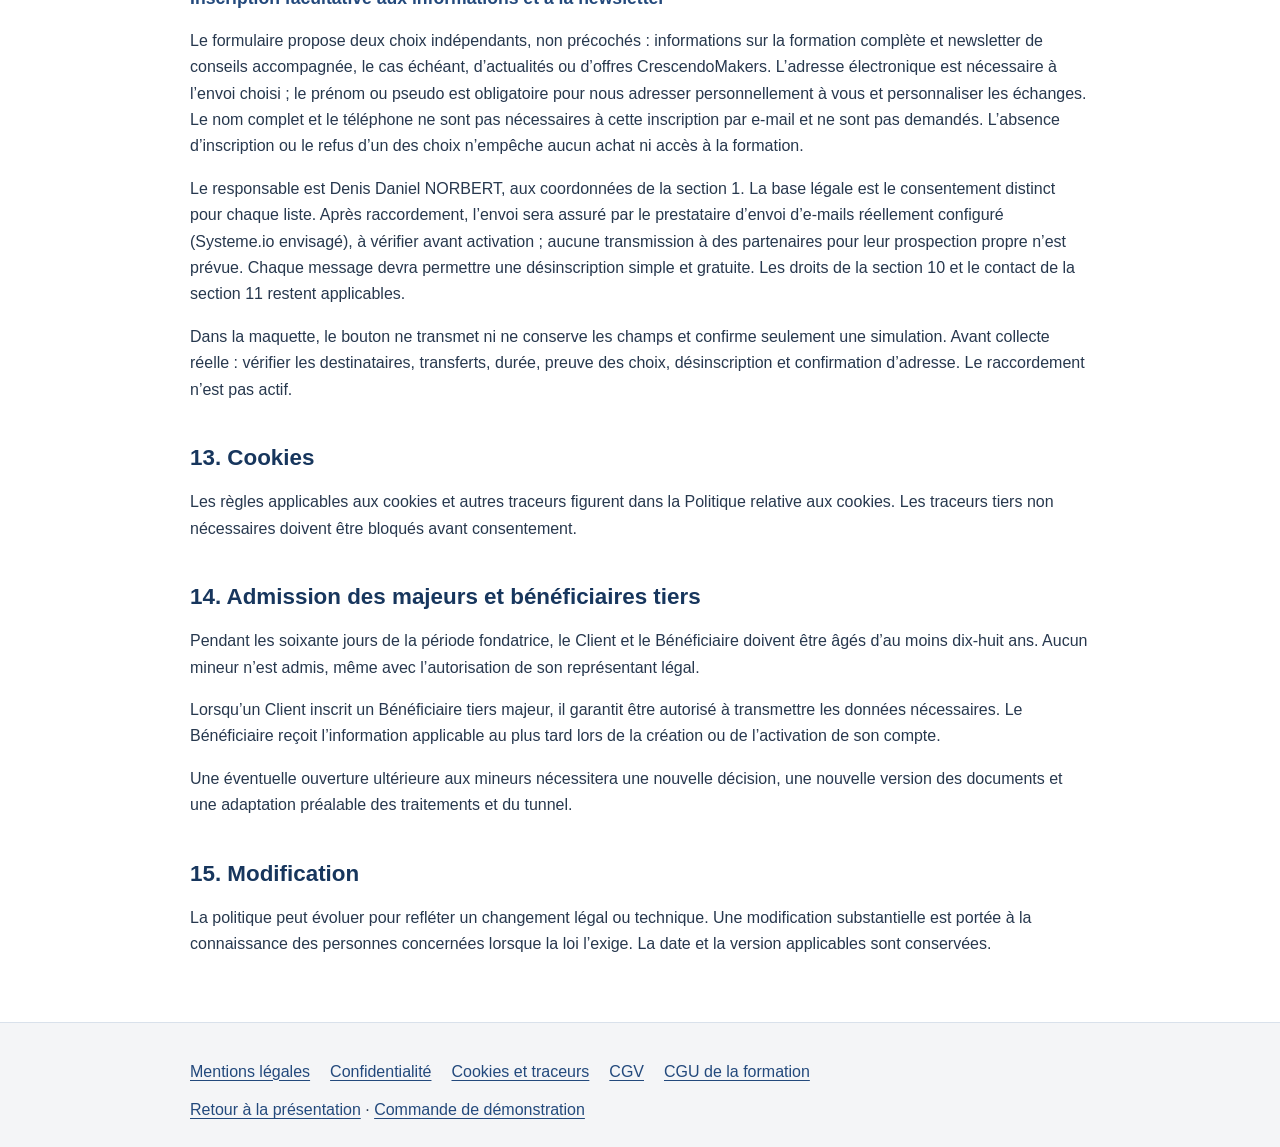
<file: confidentialite.html>
<!doctype html>
<html lang="fr"><head><meta charset="utf-8"><meta name="viewport" content="width=device-width, initial-scale=1">
<title>Politique de confidentialité | CrescendoMakers</title>
<meta name="description" content="Informations sur la prévisualisation. La configuration du service cible et de la collecte réelle reste à vérifier avant activation.">
<style>
*{box-sizing:border-box}body{margin:0;color:#27384e;background:#fff;font:1rem/1.65 Arial,Helvetica,sans-serif}
header{border-bottom:1px solid #d9e1eb;background:#f4f5f7}.wrap{width:min(calc(100% - 2rem),900px);margin:auto}
header .wrap{display:flex;align-items:center;justify-content:space-between;gap:16px;padding:20px 0;flex-wrap:wrap}
a{color:#23497c;text-underline-offset:3px;overflow-wrap:anywhere}a:focus-visible,button:focus-visible,summary:focus-visible{outline:3px solid #d98400;outline-offset:4px}
main{padding:28px 0 48px}h1{font-size:clamp(1.8rem,4vw,2.4rem);line-height:1.2;color:#17365d}
h2{font-size:1.4rem;line-height:1.35;color:#17365d;margin:40px 0 14px;scroll-margin-top:20px}
h3{font-size:1.1rem;line-height:1.4;color:#23497c}p,li{overflow-wrap:break-word}li{margin:6px 0}
.review{padding:16px 20px;border:1px solid #d9e1eb;border-left:4px solid #d98400;border-radius:10px;background:#f4f5f7;margin:0 0 24px}
blockquote{margin:20px 0;padding:8px 20px;border-left:4px solid #2f75b5;background:#eaf3ff}
button{font:inherit;color:#fff;background:#23497c;border:0;border-radius:8px;padding:10px 16px;cursor:pointer}
details{border:1px solid #d9e1eb;border-radius:10px;padding:14px 18px}summary{font-weight:700;cursor:pointer;color:#17365d}
nav ol{padding-left:24px}footer{padding:24px 0;background:#f4f5f7;border-top:1px solid #d9e1eb}
@media print{@page{size:A4;margin:15mm}header,footer,.review,details{display:none}body{font-size:10pt;color:#000}.wrap{width:100%}main{padding:0}h1{font-size:18pt}h2{font-size:13pt;break-after:avoid}h3{break-after:avoid}a{color:inherit}blockquote{background:none;border-color:#777}}
</style><link rel="stylesheet" href="./demo-interfaces.css?v=20261014"></head><body>
<header><div class="wrap"><a href="./tunnel-preview-v5.html">← Retour à la présentation du Module 1</a><button type="button" onclick="window.print()">Imprimer / enregistrer en PDF</button></div></header>
<main class="wrap"><aside class="review" role="note">Informations sur la prévisualisation. La configuration du service cible et de la collecte réelle reste à vérifier avant activation.</aside>
<details><summary>Sommaire du document</summary><nav aria-label="Sommaire du document"><ol><li><a href="#previsualisation-publique-et-formulaires-de-demonstration-14-octobre-2026">Prévisualisations publiques et formulaires de démonstration — 15 octobre 2026</a></li>
<li><a href="#1-responsable-du-traitement">1. Responsable du traitement</a></li>
<li><a href="#2-principes">2. Principes</a></li>
<li><a href="#3-donnees-traitees">3. Données traitées</a></li>
<li><a href="#4-finalites-et-bases-legales">4. Finalités et bases légales</a></li>
<li><a href="#5-caractere-obligatoire">5. Caractère obligatoire</a></li>
<li><a href="#6-destinataires-et-prestataires">6. Destinataires et prestataires</a></li>
<li><a href="#7-transferts-internationaux">7. Transferts internationaux</a></li>
<li><a href="#8-durees-de-conservation">8. Durées de conservation</a></li>
<li><a href="#9-securite">9. Sécurité</a></li>
<li><a href="#10-droits">10. Droits</a></li>
<li><a href="#11-exercer-ses-droits">11. Exercer ses droits</a></li>
<li><a href="#12-prospection">12. Prospection</a></li>
<li><a href="#13-cookies">13. Cookies</a></li>
<li><a href="#14-admission-des-majeurs-et-beneficiaires-tiers">14. Admission des majeurs et bénéficiaires tiers</a></li>
<li><a href="#15-modification">15. Modification</a></li></ol></nav></details>
<article id="texte-document">
<h1>Politique de confidentialité</h1>
<p>Version 0.9.3-rc1 — Projet à valider après audit technique.</p>
<p>Dernière mise à jour : 15 octobre 2026. La configuration du service de vente reste à vérifier avant activation.</p>
<h2 id="previsualisation-publique-et-formulaires-de-demonstration-14-octobre-2026">Prévisualisations publiques et formulaires de démonstration — 15 octobre 2026</h2>
<p>Deux prévisualisations coexistent : la maquette publiée sous androidedn.github.io est hébergée sur GitHub Pages ; la copie publiée sous denis-norbert.systeme.io est hébergée sur Systeme.io. Un lien peut vous faire passer de l’une à l’autre : l’adresse affichée dans votre navigateur permet d’identifier le site consulté.</p>
<p>Les formulaires expressément signalés comme « démonstration » ou « aperçu » ne réalisent aucune inscription, commande ou transaction. Leurs champs sont utilisés dans la page pour simuler le parcours, sans envoi volontaire au service de commande ou d’inscription ni stockage applicatif persistant prévu par la démonstration. Ne renseignez pas de données réelles. Un envoi effectué depuis votre propre messagerie vers notre adresse de contact constitue, en revanche, une demande réelle distincte.</p>
<p>Ce mode de démonstration ne signifie pas une absence de tout traitement de données : le chargement des pages et des ressources implique les traitements techniques des prestataires concernés. Pour GitHub Pages, consultez <a href="https://docs.github.com/en/site-policy/privacy-policies/github-general-privacy-statement">la politique de confidentialité de GitHub</a>. Pour Systeme.io, consultez <a href="https://systeme.io/fr/privacy-policy">la politique de confidentialité de Systeme.io</a>. Ces politiques décrivent les traitements propres à ces prestataires ; elles ne remplacent pas la présente information et ne dégagent pas CrescendoMakers de ses responsabilités pour les traitements qu’il détermine.</p>
<p>Les sections suivantes décrivent également le service de vente et l’espace apprenant cibles sur Systeme.io. Les traitements non encore activés ne sont pas présentés comme opérationnels. Les pages de commande actuellement signalées comme démonstrations ne chargent aucun module de paiement Stripe ou PayPal. Avant activation de formulaires réels ou du paiement, cette information et la configuration technique devront être mises à jour et vérifiées.</p>
<h2 id="1-responsable-du-traitement">1. Responsable du traitement</h2>
<p>Le responsable du traitement est&nbsp;:</p>
<p><strong>Denis Daniel NORBERT, entrepreneur individuel exploitant CrescendoMakers</strong><br>SIREN&nbsp;: 841 343 296<br>8 bis rue Roger-Salengro, 93330 Neuilly-sur-Marne, France<br>Courriel pour l’exercice des droits&nbsp;: <strong><a href="mailto:contact@crescendomakers.online">contact@crescendomakers.online</a></strong></p>
<p>Aucun délégué à la protection des données n’est désigné à la date de la présente politique.</p>
<h2 id="2-principes">2. Principes</h2>
<p>CrescendoMakers limite la collecte aux données nécessaires, les protège par des mesures
adaptées et ne les conserve pas au-delà de la durée utile ou légalement requise.</p>
<p>Les données ne sont ni vendues ni louées. Elles ne sont pas communiquées à des tiers pour
leur prospection ou leurs finalités commerciales propres.</p>
<p>Elles peuvent être communiquées aux sous-traitants et prestataires techniques nécessaires au
fonctionnement du site, du compte, de la formation, des paiements et des communications
transactionnelles ainsi que, uniquement lorsqu’il est effectivement ouvert et utilisé, du
bonus communautaire facultatif, dans la limite de leurs missions.</p>
<h2 id="3-donnees-traitees">3. Données traitées</h2>
<p>Selon l’utilisation des services, les catégories suivantes peuvent être traitées&nbsp;:</p>
<ul>
<li>identité et coordonnées&nbsp;: nom, prénom, adresse électronique, téléphone et adresse de
facturation&nbsp;;</li>
<li>informations de commande et de facturation&nbsp;;</li>
<li>identité de l’acheteur et, lorsqu’il est différent, du bénéficiaire&nbsp;;</li>
<li>attestation déclarative de majorité du Client et du Bénéficiaire pendant la période
fondatrice&nbsp;;</li>
<li>justificatifs strictement nécessaires uniquement en cas de doute sérieux et objectivement
justifié sur l’âge, l’identité, la capacité ou l’autorisation du paiement&nbsp;;</li>
<li>identifiants de compte et données de sécurité&nbsp;;</li>
<li>historique d’accès, progression, consultations et téléchargements autorisés&nbsp;;</li>
<li>échanges avec le support et réclamations&nbsp;;</li>
<li>contributions et données de modération uniquement si le bonus communautaire est ouvert et
utilisé&nbsp;;</li>
<li>consentements, acceptations contractuelles, horodatages et demandes de rétractation&nbsp;;</li>
<li>informations techniques&nbsp;: adresse IP, appareil, navigateur, dates et journaux nécessaires
à la sécurité et à la preuve&nbsp;;</li>
<li>identifiants de transaction et informations limitées retournées par les processeurs de
paiement.</li>
</ul>
<p>Aucune copie de pièce d’identité n’est collectée systématiquement pour vérifier la majorité.
Une telle pièce ne peut être demandée qu’en cas de doute sérieux, dans une mesure nécessaire
et proportionnée, puis supprimée ou archivée de manière limitée selon la finalité et les
obligations applicables.</p>
<p>CrescendoMakers n’a pas vocation à recevoir ni conserver les numéros complets de carte ou
les données d’authentification bancaire traités par les prestataires de paiement.</p>
<h2 id="4-finalites-et-bases-legales">4. Finalités et bases légales</h2>
<h3>Exécution du contrat ou mesures précontractuelles</h3>
<ul>
<li>présenter l’Offre et répondre aux demandes&nbsp;;</li>
<li>créer et administrer le compte&nbsp;;</li>
<li>traiter la commande et fournir l’accès&nbsp;;</li>
<li>vérifier l’admission du Client et du Bénéficiaire au moyen de l’attestation de majorité&nbsp;;</li>
<li>suivre la progression nécessaire à la fourniture du parcours&nbsp;;</li>
<li>assurer le support technique&nbsp;;</li>
<li>administrer le bonus communautaire uniquement lorsqu’il est effectivement ouvert et
utilisé&nbsp;;</li>
<li>appliquer le crédit vers une Formation complète&nbsp;;</li>
<li>envoyer les communications indispensables au service.</li>
</ul>
<h3>Obligation légale</h3>
<ul>
<li>établir et conserver les factures et pièces comptables&nbsp;;</li>
<li>traiter la rétractation et les garanties légales&nbsp;;</li>
<li>répondre aux autorités légalement habilitées&nbsp;;</li>
<li>respecter les obligations fiscales, comptables et de consommation.</li>
</ul>
<h3>Intérêt légitime</h3>
<ul>
<li>sécuriser les services et prévenir la fraude&nbsp;;</li>
<li>vérifier de manière proportionnée l’âge, l’identité, la capacité ou l’autorisation du
paiement lorsqu’un doute sérieux existe&nbsp;;</li>
<li>conserver une preuve proportionnée des commandes, attestations, consentements,
confirmations sur support durable et accès&nbsp;;</li>
<li>défendre les droits de CrescendoMakers et de ses Clients&nbsp;;</li>
<li>modérer et protéger le bonus communautaire lorsqu’il est ouvert.</li>
</ul>
<p>Une mise en balance est réalisée lorsque cette base est utilisée.</p>
<h3>Consentement</h3>
<ul>
<li>déposer ou lire les traceurs non strictement nécessaires&nbsp;;</li>
<li>utiliser un témoignage&nbsp;;</li>
<li>adresser une prospection commerciale lorsqu’un consentement est requis&nbsp;;</li>
<li>utiliser des données pour une finalité facultative distincte.</li>
</ul>
<p>Le consentement peut être retiré à tout moment sans remettre en cause les traitements
antérieurs licites.</p>
<h2 id="5-caractere-obligatoire">5. Caractère obligatoire</h2>
<p>Les champs signalés comme obligatoires sont nécessaires à la commande, au paiement, à la
facturation ou à l’accès. Pendant la période fondatrice, l’attestation de majorité du Client
et du Bénéficiaire est obligatoire. Leur absence peut empêcher la conclusion ou l’exécution
du contrat.</p>
<p>Les données facultatives sont identifiées comme telles. L’absence de participation au bonus
communautaire ou l’absence des données qui lui sont propres n’empêche pas l’accès à la
formation ni à l’espace membre Systeme.io.</p>
<h2 id="6-destinataires-et-prestataires">6. Destinataires et prestataires</h2>
<p>Les données sont accessibles aux seules personnes autorisées et, selon le besoin, aux
catégories de destinataires suivantes&nbsp;:</p>
<ul>
<li>plateforme de site, tunnel de vente, espace membre et formation&nbsp;: <strong>Systeme.io</strong>, opérée
par ITACWT Limited&nbsp;;</li>
<li>processeurs de paiement activés au lancement&nbsp;: <strong>Stripe</strong> et <strong>PayPal</strong>&nbsp;;</li>
<li>plateforme communautaire ou forum&nbsp;: <strong>prestataire à déterminer avant ouverture</strong>, uniquement si le bonus communautaire est
effectivement ouvert et utilisé&nbsp;;</li>
<li>hébergeurs et infrastructures techniques des prestataires&nbsp;;</li>
<li>conseils, comptable, assureur ou autorités, lorsqu’un besoin légal ou la défense d’un
droit le justifie.</li>
</ul>
<p><strong>Flutterwave</strong> ne sera ajouté comme destinataire que s’il est ultérieurement activé.</p>
<p>Les prestataires peuvent traiter des données pour le compte de CrescendoMakers, en tant que
sous-traitants, ou pour leurs propres finalités, sous leur responsabilité. Leur rôle dépend
des opérations réalisées et des contrats applicables. Leurs traitements propres sont décrits
dans leurs politiques de confidentialité&nbsp;; les liens utiles seront fournis pour les services
réellement activés.</p>
<p>Le recours à une plateforme ne transfère pas automatiquement à celle-ci les obligations de
CrescendoMakers. CrescendoMakers reste responsable des traitements dont il détermine les
finalités et les moyens, ainsi que du choix et de l’encadrement de ses sous-traitants.</p>
<p>La liste et les entités juridiques exactes seront vérifiées dans les comptes contractants
avant publication.</p>
<h2 id="7-transferts-internationaux">7. Transferts internationaux</h2>
<p>Certains prestataires peuvent traiter des données depuis des pays situés hors de l’Espace
économique européen. Avant leur activation, CrescendoMakers vérifie le mécanisme applicable,
par exemple une décision d’adéquation, le cadre de protection reconnu pour l’entité
concernée ou des clauses contractuelles types accompagnées, lorsque nécessaire, de mesures
supplémentaires.</p>
<p>La version publiée indiquera les transferts réellement constatés et les moyens d’obtenir
une information sur les garanties.</p>
<h2 id="8-durees-de-conservation">8. Durées de conservation</h2>
<p>Les durées suivantes constituent la politique cible et doivent être confirmées lors de
l’audit final&nbsp;:</p>
<ul>
<li>compte et données d’accès&nbsp;: pendant la durée de l’accès, puis suppression ou archivage
limité selon les obligations applicables&nbsp;;</li>
<li>commandes, contrats, attestations de majorité et preuves d’acceptation&nbsp;: durée nécessaire
à l’exécution puis archivage pendant la prescription applicable, généralement cinq ans&nbsp;;</li>
<li>factures et pièces comptables&nbsp;: dix ans à compter de la clôture de l’exercice concerné&nbsp;;</li>
<li>demandes de support&nbsp;: durée du traitement puis archivage limité, au plus cinq ans lorsque
nécessaire à la preuve&nbsp;;</li>
<li>journaux de sécurité et d’accès&nbsp;: durée proportionnée, cible maximale de douze mois sauf
incident, litige ou obligation particulière&nbsp;;</li>
<li>justificatifs ponctuels d’âge ou d’identité&nbsp;: durée strictement nécessaire à la
vérification, puis suppression ou archivage limité si un litige ou une obligation le
justifie&nbsp;;</li>
<li>données communautaires&nbsp;: uniquement si le bonus est utilisé, pendant la participation,
puis selon les possibilités de suppression de la plateforme et les besoins de modération&nbsp;;</li>
<li>consentement et opposition&nbsp;: pendant la durée nécessaire pour démontrer et respecter le
choix&nbsp;;</li>
<li>prospects&nbsp;: aucune conservation des champs dans la maquette&nbsp;; pour une inscription
ultérieure réellement activée, durée cible maximale de trois ans après collecte ou dernier
contact du prospect, ou jusqu’au retrait du consentement si celui-ci intervient avant,
hors preuve limitée des consentements et oppositions&nbsp;; ce paramétrage sera vérifié avant activation.</li>
</ul>
<p>Une donnée peut être conservée plus longtemps en archivage intermédiaire lorsqu’une
obligation légale, un litige ou la défense d’un droit le requiert.</p>
<h2 id="9-securite">9. Sécurité</h2>
<p>CrescendoMakers met en œuvre des mesures adaptées au risque&nbsp;: contrôle des accès,
authentification renforcée lorsqu’elle est disponible, mises à jour, sauvegardes,
confidentialité, limitation des habilitations et surveillance proportionnée.</p>
<p>Le Client protège ses identifiants et signale rapidement toute compromission.</p>
<h2 id="10-droits">10. Droits</h2>
<p>Selon le traitement et sa base légale, vous pouvez exercer&nbsp;:</p>
<ul>
<li>le droit d’accès&nbsp;;</li>
<li>le droit de rectification&nbsp;;</li>
<li>le droit à l’effacement&nbsp;;</li>
<li>le droit à la limitation&nbsp;;</li>
<li>le droit d’opposition&nbsp;;</li>
<li>le droit à la portabilité lorsque ses conditions sont réunies&nbsp;;</li>
<li>le droit de retirer un consentement à tout moment&nbsp;;</li>
<li>le droit de définir des directives relatives au sort de vos données après votre décès
dans les conditions du droit français.</li>
</ul>
<p>Certains droits peuvent être limités lorsqu’une obligation légale impose la conservation ou
que les conditions prévues par le RGPD ne sont pas réunies.</p>
<h2 id="11-exercer-ses-droits">11. Exercer ses droits</h2>
<p>Adressez votre demande à <strong><a href="mailto:contact@crescendomakers.online">contact@crescendomakers.online</a></strong> ou par courrier à l’adresse du
responsable du traitement.</p>
<p>Indiquez le droit exercé et les informations permettant de retrouver votre compte. Un
justificatif d’identité n’est demandé qu’en cas de doute raisonnable et seulement dans la
mesure nécessaire.</p>
<p>Une réponse est apportée en principe dans un délai d’un mois. Ce délai peut être prolongé de
deux mois en cas de demande complexe ou de demandes nombreuses, avec information dans le premier mois.</p>
<p>Vous pouvez introduire une réclamation auprès de la CNIL&nbsp;:
<a href="https://www.cnil.fr/fr/plaintes">https://www.cnil.fr/fr/plaintes</a>.</p>
<h2 id="12-prospection">12. Prospection</h2>
<p>Les communications nécessaires à la commande, au compte, à la sécurité, au support ou à
l’évolution contractuelle ne sont pas des messages publicitaires.</p>
<p>CrescendoMakers n’utilise pas les coordonnées à des fins de prospection électronique sans
la base légale requise. Lorsqu’un consentement est nécessaire, il est recueilli par une case
distincte non précochée. Chaque message commercial permet une opposition simple et gratuite.</p>
<h3>Inscription facultative aux informations et à la newsletter</h3>
<p>Le formulaire propose deux choix indépendants, non précochés&nbsp;: informations sur la
formation complète et newsletter de conseils accompagnée, le cas échéant, d’actualités
ou d’offres CrescendoMakers. L’adresse électronique est nécessaire à l’envoi choisi&nbsp;;
le prénom ou pseudo est obligatoire pour nous adresser personnellement à vous et personnaliser les échanges. Le nom complet et
le téléphone ne sont pas nécessaires à cette inscription par e-mail et ne sont pas demandés.
L’absence d’inscription ou le refus d’un des choix n’empêche aucun achat ni accès à la formation.</p>
<p>Le responsable est Denis Daniel NORBERT, aux coordonnées de la section 1. La base légale
est le consentement distinct pour chaque liste. Après raccordement, l’envoi sera assuré
par le prestataire d’envoi d’e-mails réellement configuré (Systeme.io envisagé), à vérifier avant
activation&nbsp;; aucune transmission à des partenaires pour leur prospection propre n’est prévue.
Chaque message devra permettre une désinscription simple et gratuite. Les droits de la
section 10 et le contact de la section 11 restent applicables.</p>
<p>Dans la maquette, le bouton ne transmet ni ne conserve les champs et confirme seulement
une simulation. Avant collecte réelle&nbsp;: vérifier les destinataires, transferts, durée,
preuve des choix, désinscription et confirmation d’adresse. Le raccordement n’est pas actif.</p>
<h2 id="13-cookies">13. Cookies</h2>
<p>Les règles applicables aux cookies et autres traceurs figurent dans la Politique relative
aux cookies. Les traceurs tiers non nécessaires doivent être bloqués avant consentement.</p>
<h2 id="14-admission-des-majeurs-et-beneficiaires-tiers">14. Admission des majeurs et bénéficiaires tiers</h2>
<p>Pendant les soixante jours de la période fondatrice, le Client et le Bénéficiaire doivent
être âgés d’au moins dix-huit ans. Aucun mineur n’est admis, même avec l’autorisation de son
représentant légal.</p>
<p>Lorsqu’un Client inscrit un Bénéficiaire tiers majeur, il garantit être autorisé à
transmettre les données nécessaires. Le Bénéficiaire reçoit l’information applicable au
plus tard lors de la création ou de l’activation de son compte.</p>
<p>Une éventuelle ouverture ultérieure aux mineurs nécessitera une nouvelle décision, une
nouvelle version des documents et une adaptation préalable des traitements et du tunnel.</p>
<h2 id="15-modification">15. Modification</h2>
<p>La politique peut évoluer pour refléter un changement légal ou technique. Une modification
substantielle est portée à la connaissance des personnes concernées lorsque la loi
l’exige. La date et la version applicables sont conservées.</p>
</article>
</main><footer><div class="wrap"><nav class="demo-legal-nav" aria-label="Documents juridiques"><a href="./mentions-legales.html">Mentions légales</a><a href="./confidentialite.html">Confidentialité</a><a href="./cookies.html">Cookies et traceurs</a><a href="./cgv-module-1.html">CGV</a><a href="./cgu.html">CGU de la formation</a></nav><a href="./tunnel-preview-v5.html">Retour à la présentation</a> · <a href="./commande-demo.html">Commande de démonstration</a></div></footer></body></html>
</file>
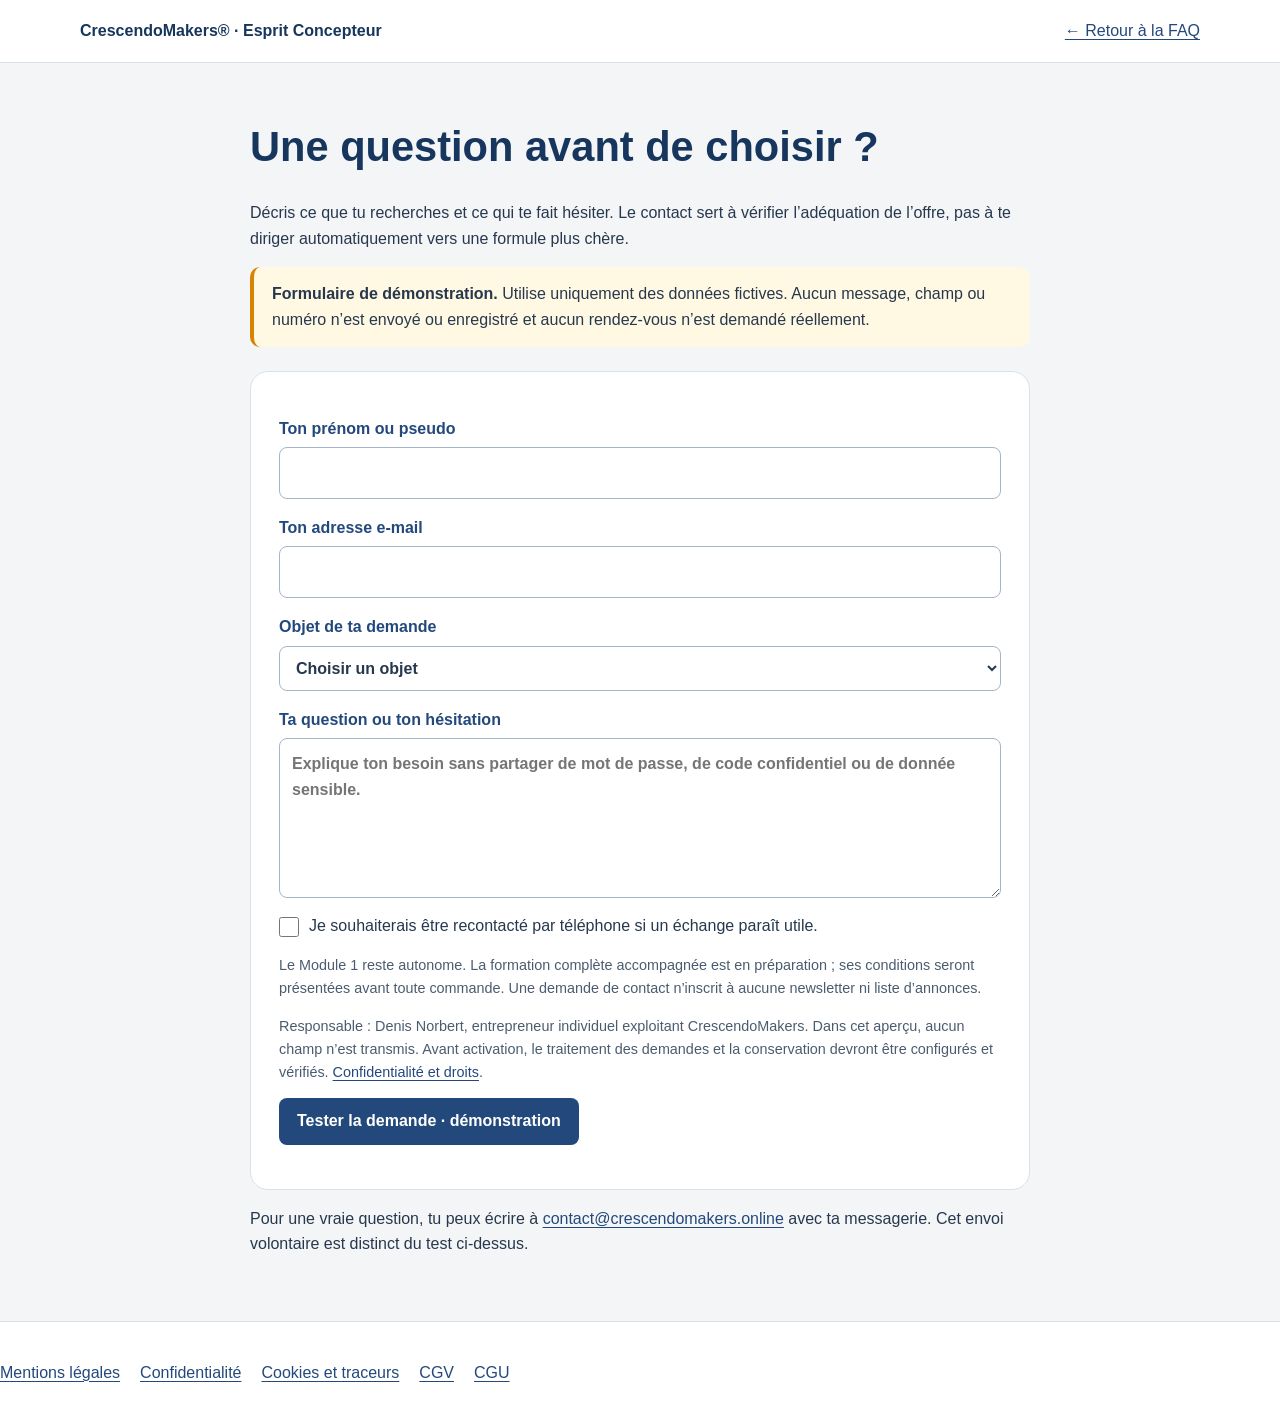
<file: contact-demo.html>
<!doctype html>
<html lang="fr">
<head><meta charset="utf-8"><meta name="viewport" content="width=device-width,initial-scale=1"><title>Une question avant de choisir — Esprit Concepteur</title><link rel="stylesheet" href="./demo-interfaces.css?v=20261015-contact"><script src="./contact-demo.js" defer></script>
<style>.contact-wrap{max-width:780px}.demo-field select,.demo-field textarea{box-sizing:border-box;width:100%;padding:12px;border:1px solid #a5b5c9;border-radius:8px;font:inherit;color:#27384e;background:white}.demo-field textarea{min-height:160px;resize:vertical}.demo-field :focus-visible{outline:3px solid #d98400;outline-offset:3px}.contact-brand{font-weight:800;color:#17365d}</style></head>
<body class="demo-page"><header class="demo-header"><div class="demo-wrap"><span class="contact-brand">CrescendoMakers® · Esprit Concepteur</span><a href="./tunnel-preview-v5.html#faq">← Retour à la FAQ</a></div></header>
<main class="demo-wrap demo-main contact-wrap"><h1>Une question avant de choisir&nbsp;?</h1><p>Décris ce que tu recherches et ce qui te fait hésiter. Le contact sert à vérifier l’adéquation de l’offre, pas à te diriger automatiquement vers une formule plus chère.</p>
<p class="demo-banner"><strong>Formulaire de démonstration.</strong> Utilise uniquement des données fictives. Aucun message, champ ou numéro n’est envoyé ou enregistré et aucun rendez-vous n’est demandé réellement.</p>
<form id="contact-demo" class="demo-card"><label class="demo-field">Ton prénom ou pseudo<input name="nickname" required maxlength="80" autocomplete="off"></label><label class="demo-field">Ton adresse e-mail<input name="email" type="email" required autocomplete="off"></label>
<label class="demo-field">Objet de ta demande<select name="subject" required><option value="">Choisir un objet</option><option>Une question sur le Module 1</option><option>Vérifier si le Module 1 correspond à ma situation</option><option>Me renseigner sur un accompagnement</option></select></label>
<label class="demo-field">Ta question ou ton hésitation<textarea name="message" required maxlength="4000" placeholder="Explique ton besoin sans partager de mot de passe, de code confidentiel ou de donnée sensible."></textarea></label>
<label class="demo-choice"><input name="phone-request" id="phone-request" type="checkbox" aria-controls="phone-field" aria-expanded="false"><span>Je souhaiterais être recontacté par téléphone si un échange paraît utile.</span></label>
<div id="phone-field" hidden><label class="demo-field">Ton numéro de téléphone<input name="phone" type="tel" disabled autocomplete="off"></label><p class="demo-note">Dans le service réel, un bref échange pourrait être proposé après examen de la demande. Ce n’est ni un rendez-vous automatique ni une séance de débogage.</p></div>
<p class="demo-note">Le Module 1 reste autonome. La formation complète accompagnée est en préparation&nbsp;; ses conditions seront présentées avant toute commande. Une demande de contact n’inscrit à aucune newsletter ni liste d’annonces.</p>
<p class="demo-note">Responsable&nbsp;: Denis Norbert, entrepreneur individuel exploitant CrescendoMakers. Dans cet aperçu, aucun champ n’est transmis. Avant activation, le traitement des demandes et la conservation devront être configurés et vérifiés. <a href="./confidentialite.html">Confidentialité et droits</a>.</p>
<button class="demo-button" type="submit">Tester la demande · démonstration</button><p class="demo-status" id="contact-status" role="status" tabindex="-1"></p></form>
<p>Pour une vraie question, tu peux écrire à <a href="mailto:contact@crescendomakers.online">contact@crescendomakers.online</a> avec ta messagerie. Cet envoi volontaire est distinct du test ci-dessus.</p></main>
<footer class="demo-footer"><div class="demo-wrap demo-legal-nav"><a href="./mentions-legales.html">Mentions légales</a><a href="./confidentialite.html">Confidentialité</a><a href="./cookies.html">Cookies et traceurs</a><a href="./cgv-module-1.html">CGV</a><a href="./cgu.html">CGU</a></div></footer></body></html>
</file>
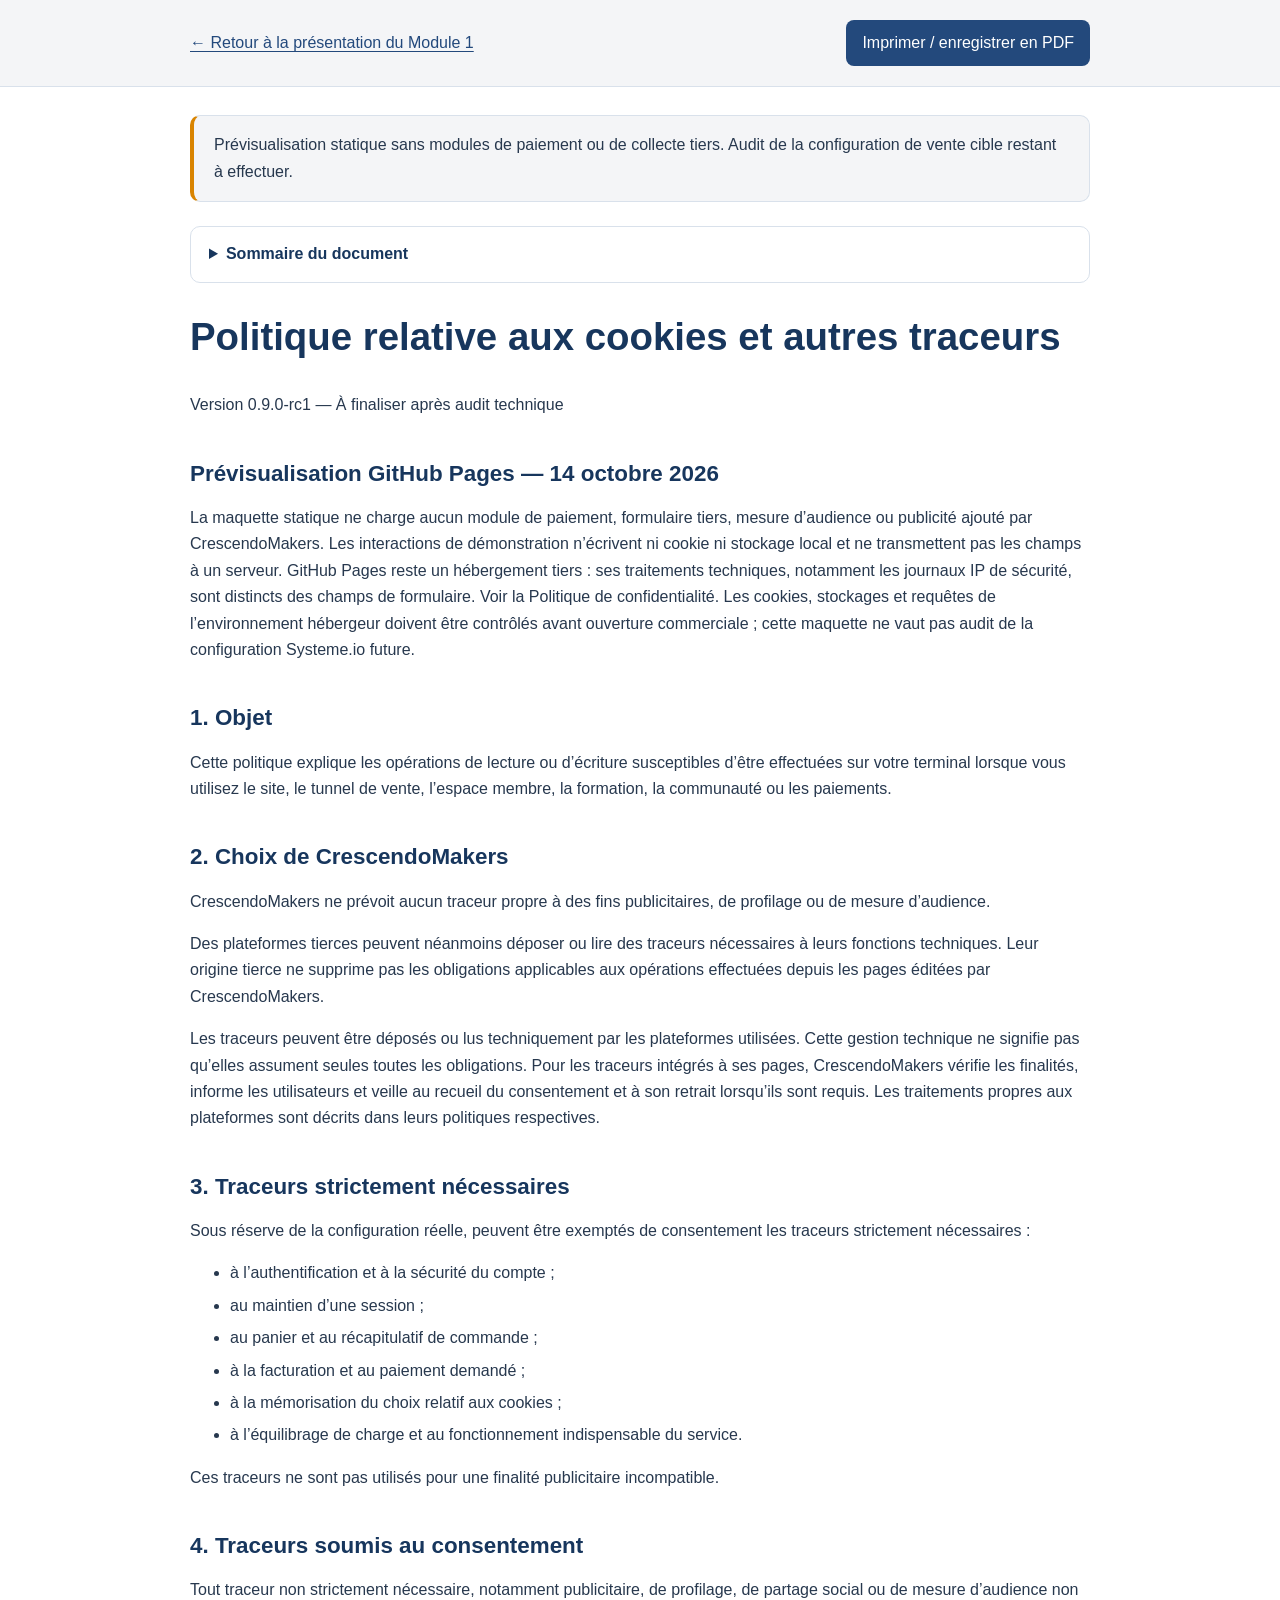
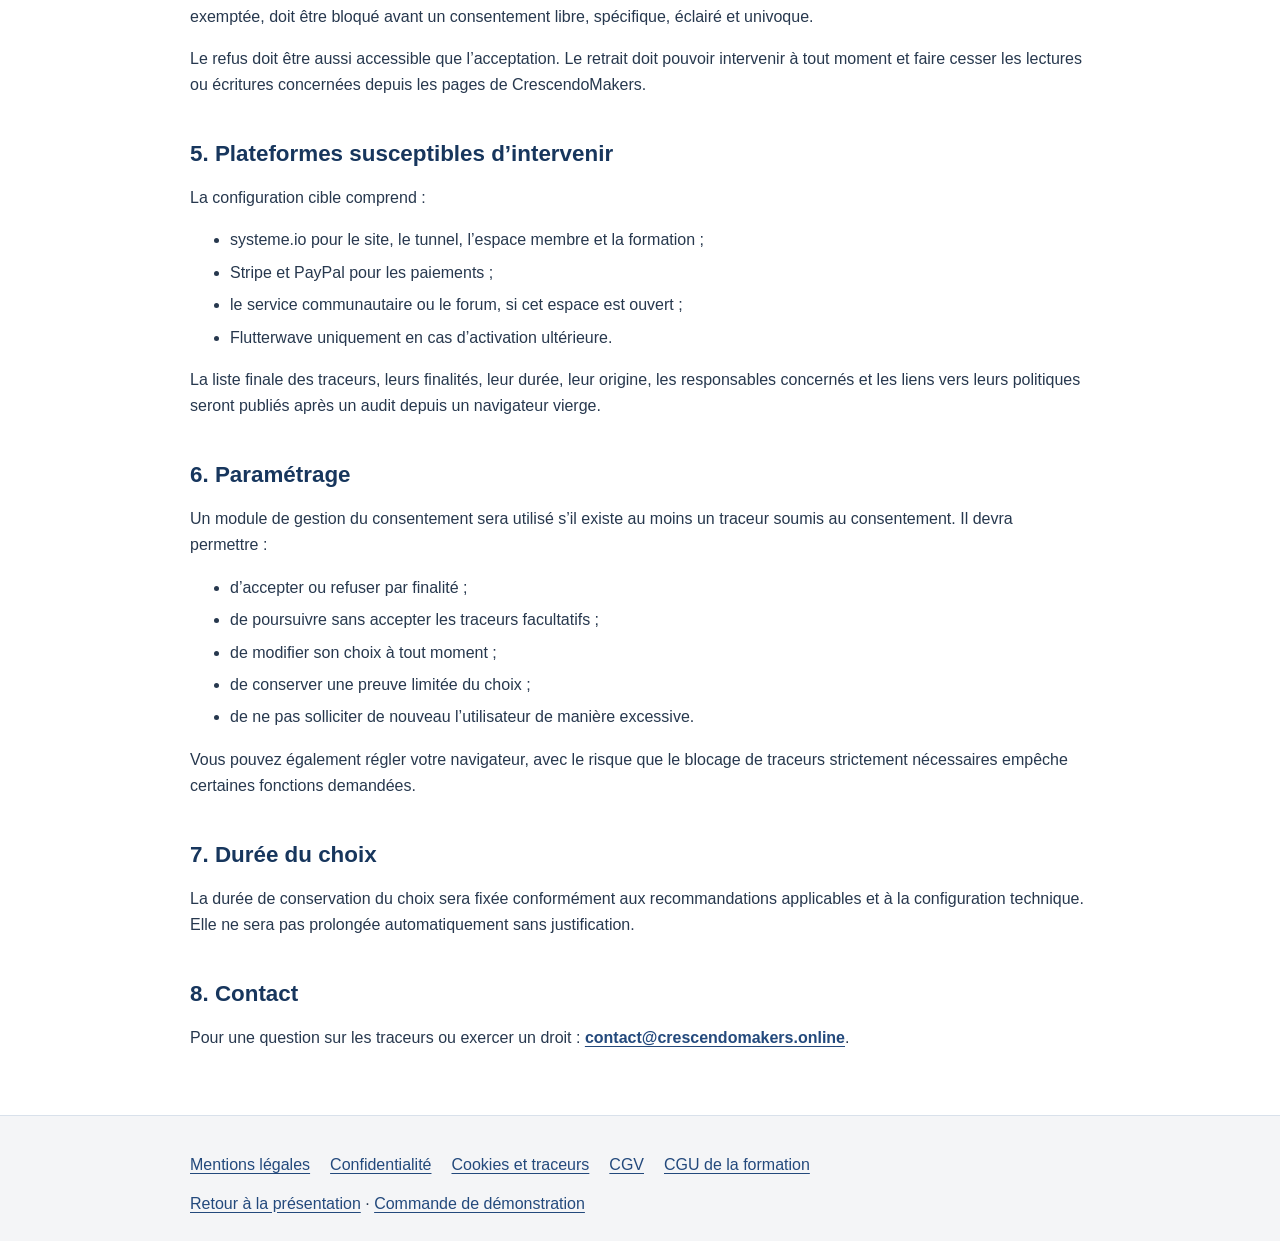
<file: cookies.html>
<!doctype html>
<html lang="fr"><head><meta charset="utf-8"><meta name="viewport" content="width=device-width, initial-scale=1">
<title>Politique relative aux cookies et autres traceurs | CrescendoMakers</title>
<meta name="description" content="Prévisualisation statique sans modules de paiement ou de collecte tiers. Audit de la configuration de vente cible restant à effectuer.">
<style>
*{box-sizing:border-box}body{margin:0;color:#27384e;background:#fff;font:1rem/1.65 Arial,Helvetica,sans-serif}
header{border-bottom:1px solid #d9e1eb;background:#f4f5f7}.wrap{width:min(calc(100% - 2rem),900px);margin:auto}
header .wrap{display:flex;align-items:center;justify-content:space-between;gap:16px;padding:20px 0;flex-wrap:wrap}
a{color:#23497c;text-underline-offset:3px;overflow-wrap:anywhere}a:focus-visible,button:focus-visible,summary:focus-visible{outline:3px solid #d98400;outline-offset:4px}
main{padding:28px 0 48px}h1{font-size:clamp(1.8rem,4vw,2.4rem);line-height:1.2;color:#17365d}
h2{font-size:1.4rem;line-height:1.35;color:#17365d;margin:40px 0 14px;scroll-margin-top:20px}
h3{font-size:1.1rem;line-height:1.4;color:#23497c}p,li{overflow-wrap:break-word}li{margin:6px 0}
.review{padding:16px 20px;border:1px solid #d9e1eb;border-left:4px solid #d98400;border-radius:10px;background:#f4f5f7;margin:0 0 24px}
blockquote{margin:20px 0;padding:8px 20px;border-left:4px solid #2f75b5;background:#eaf3ff}
button{font:inherit;color:#fff;background:#23497c;border:0;border-radius:8px;padding:10px 16px;cursor:pointer}
details{border:1px solid #d9e1eb;border-radius:10px;padding:14px 18px}summary{font-weight:700;cursor:pointer;color:#17365d}
nav ol{padding-left:24px}footer{padding:24px 0;background:#f4f5f7;border-top:1px solid #d9e1eb}
@media print{@page{size:A4;margin:15mm}header,footer,.review,details{display:none}body{font-size:10pt;color:#000}.wrap{width:100%}main{padding:0}h1{font-size:18pt}h2{font-size:13pt;break-after:avoid}h3{break-after:avoid}a{color:inherit}blockquote{background:none;border-color:#777}}
</style><link rel="stylesheet" href="./demo-interfaces.css?v=20261014"></head><body>
<header><div class="wrap"><a href="./tunnel-preview-v5.html">← Retour à la présentation du Module 1</a><button type="button" onclick="window.print()">Imprimer / enregistrer en PDF</button></div></header>
<main class="wrap"><aside class="review" role="note">Prévisualisation statique sans modules de paiement ou de collecte tiers. Audit de la configuration de vente cible restant à effectuer.</aside>
<details><summary>Sommaire du document</summary><nav aria-label="Sommaire du document"><ol><li><a href="#previsualisation-github-pages-14-octobre-2026">Prévisualisation GitHub Pages — 14 octobre 2026</a></li>
<li><a href="#1-objet">1. Objet</a></li>
<li><a href="#2-choix-de-crescendomakers">2. Choix de CrescendoMakers</a></li>
<li><a href="#3-traceurs-strictement-necessaires">3. Traceurs strictement nécessaires</a></li>
<li><a href="#4-traceurs-soumis-au-consentement">4. Traceurs soumis au consentement</a></li>
<li><a href="#5-plateformes-susceptibles-d-intervenir">5. Plateformes susceptibles d’intervenir</a></li>
<li><a href="#6-parametrage">6. Paramétrage</a></li>
<li><a href="#7-duree-du-choix">7. Durée du choix</a></li>
<li><a href="#8-contact">8. Contact</a></li></ol></nav></details>
<article id="texte-document">
<h1>Politique relative aux cookies et autres traceurs</h1>
<p>Version 0.9.0-rc1 — À finaliser après audit technique</p>
<h2 id="previsualisation-github-pages-14-octobre-2026">Prévisualisation GitHub Pages — 14 octobre 2026</h2>
<p>La maquette statique ne charge aucun module de paiement, formulaire tiers, mesure d’audience
ou publicité ajouté par CrescendoMakers. Les interactions de démonstration n’écrivent ni
cookie ni stockage local et ne transmettent pas les champs à un serveur.
GitHub Pages reste un hébergement tiers&nbsp;: ses traitements techniques, notamment les journaux
IP de sécurité, sont distincts des champs de formulaire. Voir la Politique de confidentialité.
Les cookies, stockages et requêtes de l’environnement hébergeur doivent être contrôlés avant
ouverture commerciale&nbsp;; cette maquette ne vaut pas audit de la configuration Systeme.io future.</p>
<h2 id="1-objet">1. Objet</h2>
<p>Cette politique explique les opérations de lecture ou d’écriture susceptibles d’être
effectuées sur votre terminal lorsque vous utilisez le site, le tunnel de vente, l’espace
membre, la formation, la communauté ou les paiements.</p>
<h2 id="2-choix-de-crescendomakers">2. Choix de CrescendoMakers</h2>
<p>CrescendoMakers ne prévoit aucun traceur propre à des fins publicitaires, de profilage ou de
mesure d’audience.</p>
<p>Des plateformes tierces peuvent néanmoins déposer ou lire des traceurs nécessaires à leurs
fonctions techniques. Leur origine tierce ne supprime pas les obligations applicables aux
opérations effectuées depuis les pages éditées par CrescendoMakers.</p>
<p>Les traceurs peuvent être déposés ou lus techniquement par les plateformes utilisées.
Cette gestion technique ne signifie pas qu’elles assument seules toutes les obligations.
Pour les traceurs intégrés à ses pages, CrescendoMakers vérifie les finalités, informe les
utilisateurs et veille au recueil du consentement et à son retrait lorsqu’ils sont requis.
Les traitements propres aux plateformes sont décrits dans leurs politiques respectives.</p>
<h2 id="3-traceurs-strictement-necessaires">3. Traceurs strictement nécessaires</h2>
<p>Sous réserve de la configuration réelle, peuvent être exemptés de consentement les traceurs
strictement nécessaires&nbsp;:</p>
<ul>
<li>à l’authentification et à la sécurité du compte&nbsp;;</li>
<li>au maintien d’une session&nbsp;;</li>
<li>au panier et au récapitulatif de commande&nbsp;;</li>
<li>à la facturation et au paiement demandé&nbsp;;</li>
<li>à la mémorisation du choix relatif aux cookies&nbsp;;</li>
<li>à l’équilibrage de charge et au fonctionnement indispensable du service.</li>
</ul>
<p>Ces traceurs ne sont pas utilisés pour une finalité publicitaire incompatible.</p>
<h2 id="4-traceurs-soumis-au-consentement">4. Traceurs soumis au consentement</h2>
<p>Tout traceur non strictement nécessaire, notamment publicitaire, de profilage, de partage
social ou de mesure d’audience non exemptée, doit être bloqué avant un consentement libre,
spécifique, éclairé et univoque.</p>
<p>Le refus doit être aussi accessible que l’acceptation. Le retrait doit pouvoir intervenir à
tout moment et faire cesser les lectures ou écritures concernées depuis les pages de
CrescendoMakers.</p>
<h2 id="5-plateformes-susceptibles-d-intervenir">5. Plateformes susceptibles d’intervenir</h2>
<p>La configuration cible comprend&nbsp;:</p>
<ul>
<li>systeme.io pour le site, le tunnel, l’espace membre et la formation&nbsp;;</li>
<li>Stripe et PayPal pour les paiements&nbsp;;</li>
<li>le service communautaire ou le forum, si cet espace est ouvert&nbsp;;</li>
<li>Flutterwave uniquement en cas d’activation ultérieure.</li>
</ul>
<p>La liste finale des traceurs, leurs finalités, leur durée, leur origine, les responsables
concernés et les liens vers leurs politiques seront publiés après un audit depuis un
navigateur vierge.</p>
<h2 id="6-parametrage">6. Paramétrage</h2>
<p>Un module de gestion du consentement sera utilisé s’il existe au moins un traceur soumis au
consentement. Il devra permettre&nbsp;:</p>
<ul>
<li>d’accepter ou refuser par finalité&nbsp;;</li>
<li>de poursuivre sans accepter les traceurs facultatifs&nbsp;;</li>
<li>de modifier son choix à tout moment&nbsp;;</li>
<li>de conserver une preuve limitée du choix&nbsp;;</li>
<li>de ne pas solliciter de nouveau l’utilisateur de manière excessive.</li>
</ul>
<p>Vous pouvez également régler votre navigateur, avec le risque que le blocage de traceurs
strictement nécessaires empêche certaines fonctions demandées.</p>
<h2 id="7-duree-du-choix">7. Durée du choix</h2>
<p>La durée de conservation du choix sera fixée conformément aux recommandations applicables
et à la configuration technique. Elle ne sera pas prolongée automatiquement sans
justification.</p>
<h2 id="8-contact">8. Contact</h2>
<p>Pour une question sur les traceurs ou exercer un droit&nbsp;:
<strong><a href="mailto:contact@crescendomakers.online">contact@crescendomakers.online</a></strong>.</p>
</article>
</main><footer><div class="wrap"><nav class="demo-legal-nav" aria-label="Documents juridiques"><a href="./mentions-legales.html">Mentions légales</a><a href="./confidentialite.html">Confidentialité</a><a href="./cookies.html">Cookies et traceurs</a><a href="./cgv-module-1.html">CGV</a><a href="./cgu.html">CGU de la formation</a></nav><a href="./tunnel-preview-v5.html">Retour à la présentation</a> · <a href="./commande-demo.html">Commande de démonstration</a></div></footer></body></html>
</file>
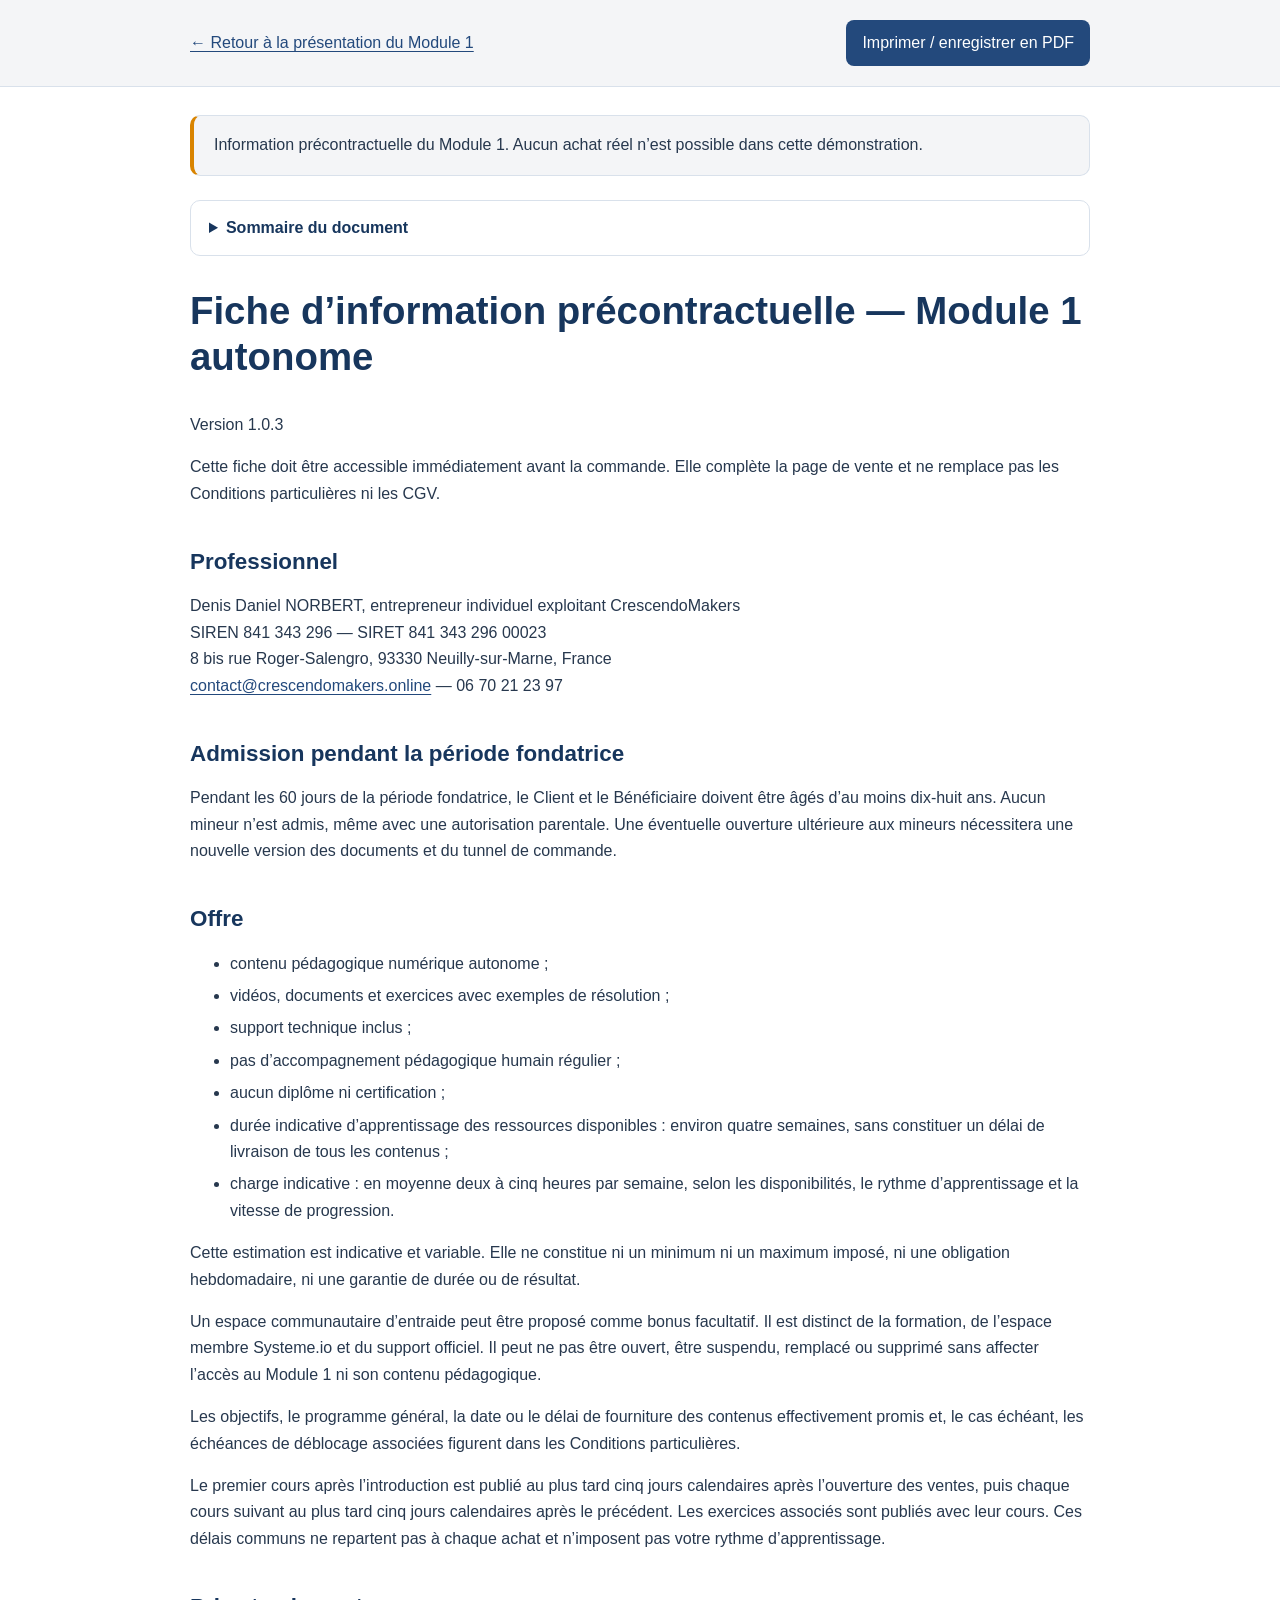
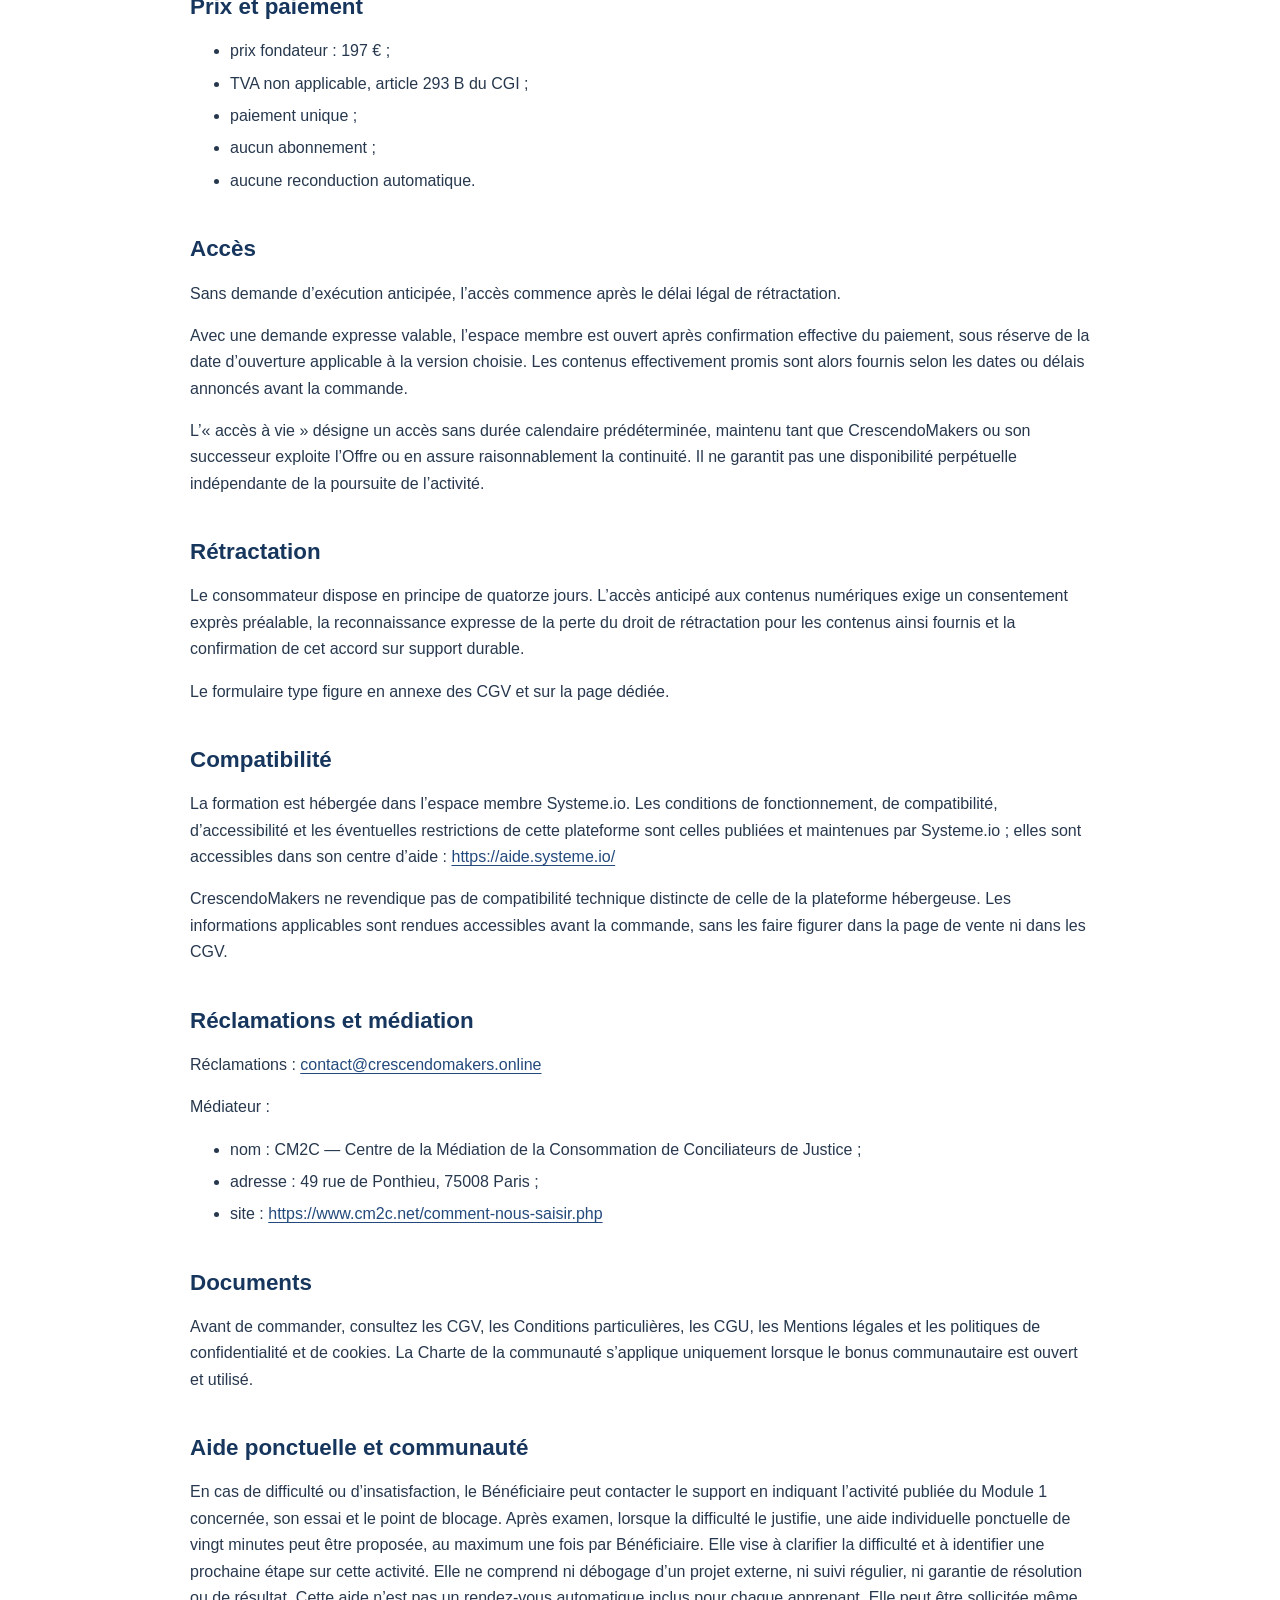
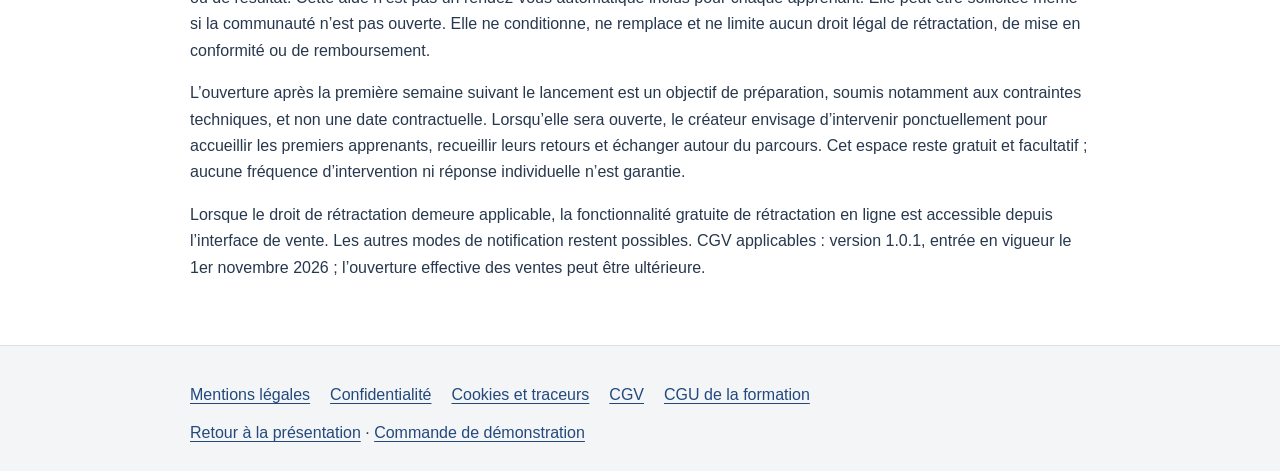
<file: fiche-information.html>
<!doctype html>
<html lang="fr"><head><meta charset="utf-8"><meta name="viewport" content="width=device-width, initial-scale=1">
<title>Fiche d’information précontractuelle — Module 1 autonome | CrescendoMakers</title>
<meta name="description" content="Information précontractuelle du Module 1. Aucun achat réel n’est possible dans cette démonstration.">
<style>
*{box-sizing:border-box}body{margin:0;color:#27384e;background:#fff;font:1rem/1.65 Arial,Helvetica,sans-serif}
header{border-bottom:1px solid #d9e1eb;background:#f4f5f7}.wrap{width:min(calc(100% - 2rem),900px);margin:auto}
header .wrap{display:flex;align-items:center;justify-content:space-between;gap:16px;padding:20px 0;flex-wrap:wrap}
a{color:#23497c;text-underline-offset:3px;overflow-wrap:anywhere}a:focus-visible,button:focus-visible,summary:focus-visible{outline:3px solid #d98400;outline-offset:4px}
main{padding:28px 0 48px}h1{font-size:clamp(1.8rem,4vw,2.4rem);line-height:1.2;color:#17365d}
h2{font-size:1.4rem;line-height:1.35;color:#17365d;margin:40px 0 14px;scroll-margin-top:20px}
h3{font-size:1.1rem;line-height:1.4;color:#23497c}p,li{overflow-wrap:break-word}li{margin:6px 0}
.review{padding:16px 20px;border:1px solid #d9e1eb;border-left:4px solid #d98400;border-radius:10px;background:#f4f5f7;margin:0 0 24px}
blockquote{margin:20px 0;padding:8px 20px;border-left:4px solid #2f75b5;background:#eaf3ff}
button{font:inherit;color:#fff;background:#23497c;border:0;border-radius:8px;padding:10px 16px;cursor:pointer}
details{border:1px solid #d9e1eb;border-radius:10px;padding:14px 18px}summary{font-weight:700;cursor:pointer;color:#17365d}
nav ol{padding-left:24px}footer{padding:24px 0;background:#f4f5f7;border-top:1px solid #d9e1eb}
@media print{@page{size:A4;margin:15mm}header,footer,.review,details{display:none}body{font-size:10pt;color:#000}.wrap{width:100%}main{padding:0}h1{font-size:18pt}h2{font-size:13pt;break-after:avoid}h3{break-after:avoid}a{color:inherit}blockquote{background:none;border-color:#777}}
</style><link rel="stylesheet" href="./demo-interfaces.css?v=20261014"></head><body>
<header><div class="wrap"><a href="./tunnel-preview-v5.html">← Retour à la présentation du Module 1</a><button type="button" onclick="window.print()">Imprimer / enregistrer en PDF</button></div></header>
<main class="wrap"><aside class="review" role="note">Information précontractuelle du Module 1. Aucun achat réel n’est possible dans cette démonstration.</aside>
<details><summary>Sommaire du document</summary><nav aria-label="Sommaire du document"><ol><li><a href="#professionnel">Professionnel</a></li>
<li><a href="#admission-pendant-la-periode-fondatrice">Admission pendant la période fondatrice</a></li>
<li><a href="#offre">Offre</a></li>
<li><a href="#prix-et-paiement">Prix et paiement</a></li>
<li><a href="#acces">Accès</a></li>
<li><a href="#retractation">Rétractation</a></li>
<li><a href="#compatibilite">Compatibilité</a></li>
<li><a href="#reclamations-et-mediation">Réclamations et médiation</a></li>
<li><a href="#documents">Documents</a></li>
<li><a href="#aide-ponctuelle-et-communaute">Aide ponctuelle et communauté</a></li></ol></nav></details>
<article id="texte-document">
<h1>Fiche d’information précontractuelle — Module 1 autonome</h1>
<p>Version 1.0.3</p>
<p>Cette fiche doit être accessible immédiatement avant la commande. Elle complète la page de
vente et ne remplace pas les Conditions particulières ni les CGV.</p>
<h2 id="professionnel">Professionnel</h2>
<p>Denis Daniel NORBERT, entrepreneur individuel exploitant CrescendoMakers<br>SIREN 841 343 296 — SIRET 841 343 296 00023<br>8 bis rue Roger-Salengro, 93330 Neuilly-sur-Marne, France<br><a href="mailto:contact@crescendomakers.online">contact@crescendomakers.online</a> — 06 70 21 23 97</p>
<h2 id="admission-pendant-la-periode-fondatrice">Admission pendant la période fondatrice</h2>
<p>Pendant les 60 jours de la période fondatrice, le Client et le Bénéficiaire doivent être
âgés d’au moins dix-huit ans. Aucun mineur n’est admis, même avec une autorisation
parentale. Une éventuelle ouverture ultérieure aux mineurs nécessitera une nouvelle version
des documents et du tunnel de commande.</p>
<h2 id="offre">Offre</h2>
<ul>
<li>contenu pédagogique numérique autonome&nbsp;;</li>
<li>vidéos, documents et exercices avec exemples de résolution&nbsp;;</li>
<li>support technique inclus&nbsp;;</li>
<li>pas d’accompagnement pédagogique humain régulier&nbsp;;</li>
<li>aucun diplôme ni certification&nbsp;;</li>
<li>durée indicative d’apprentissage des ressources disponibles&nbsp;: environ quatre semaines,
sans constituer un délai de livraison de tous les contenus&nbsp;;</li>
<li>charge indicative&nbsp;: en moyenne deux à cinq heures par semaine, selon les disponibilités,
le rythme d’apprentissage et la vitesse de progression.</li>
</ul>
<p>Cette estimation est indicative et variable. Elle ne constitue ni un minimum ni un maximum imposé, ni une obligation hebdomadaire, ni une garantie de durée ou de résultat.</p>
<p>Un espace communautaire d’entraide peut être proposé comme bonus facultatif. Il est distinct de la
formation, de l’espace membre Systeme.io et du support officiel. Il peut ne pas être ouvert,
être suspendu, remplacé ou supprimé sans affecter l’accès au Module 1 ni son contenu
pédagogique.</p>
<p>Les objectifs, le programme général, la date ou le délai de fourniture des contenus
effectivement promis et, le cas échéant, les échéances de déblocage associées figurent dans
les Conditions particulières.</p>
<p>Le premier cours après l’introduction est publié au plus tard cinq jours calendaires après l’ouverture des ventes, puis chaque cours suivant au plus tard cinq jours calendaires après le précédent. Les exercices associés sont publiés avec leur cours. Ces délais communs ne repartent pas à chaque achat et n’imposent pas votre rythme d’apprentissage.</p>
<h2 id="prix-et-paiement">Prix et paiement</h2>
<ul>
<li>prix fondateur&nbsp;: 197&nbsp;€&nbsp;;</li>
<li>TVA non applicable, article 293 B du CGI&nbsp;;</li>
<li>paiement unique&nbsp;;</li>
<li>aucun abonnement&nbsp;;</li>
<li>aucune reconduction automatique.</li>
</ul>
<h2 id="acces">Accès</h2>
<p>Sans demande d’exécution anticipée, l’accès commence après le délai légal de rétractation.</p>
<p>Avec une demande expresse valable, l’espace membre est ouvert après confirmation effective
du paiement, sous réserve de la date d’ouverture applicable à la version choisie. Les
contenus effectivement promis sont alors fournis selon les dates ou délais annoncés avant la
commande.</p>
<p>L’«&nbsp;accès à vie&nbsp;» désigne un accès sans durée calendaire prédéterminée, maintenu tant que
CrescendoMakers ou son successeur exploite l’Offre ou en assure raisonnablement la
continuité. Il ne garantit pas une disponibilité perpétuelle indépendante de la poursuite
de l’activité.</p>
<h2 id="retractation">Rétractation</h2>
<p>Le consommateur dispose en principe de quatorze jours. L’accès anticipé aux contenus
numériques exige un consentement exprès préalable, la reconnaissance expresse de la perte du
droit de rétractation pour les contenus ainsi fournis et la confirmation de cet accord sur
support durable.</p>
<p>Le formulaire type figure en annexe des CGV et sur la page dédiée.</p>
<h2 id="compatibilite">Compatibilité</h2>
<p>La formation est hébergée dans l’espace membre Systeme.io. Les conditions de
fonctionnement, de compatibilité, d’accessibilité et les éventuelles restrictions de cette
plateforme sont celles publiées et maintenues par Systeme.io&nbsp;; elles sont accessibles dans
son centre d’aide&nbsp;: <a href="https://aide.systeme.io/">https://aide.systeme.io/</a></p>
<p>CrescendoMakers ne revendique pas de compatibilité technique distincte de celle de la
plateforme hébergeuse. Les informations applicables sont rendues accessibles avant la
commande, sans les faire figurer dans la page de vente ni dans les CGV.</p>
<h2 id="reclamations-et-mediation">Réclamations et médiation</h2>
<p>Réclamations&nbsp;: <a href="mailto:contact@crescendomakers.online">contact@crescendomakers.online</a></p>
<p>Médiateur&nbsp;:</p>
<ul>
<li>nom&nbsp;: CM2C — Centre de la Médiation de la Consommation de Conciliateurs de Justice&nbsp;;</li>
<li>adresse&nbsp;: 49 rue de Ponthieu, 75008 Paris&nbsp;;</li>
<li>site&nbsp;: <a href="https://www.cm2c.net/comment-nous-saisir.php">https://www.cm2c.net/comment-nous-saisir.php</a></li>
</ul>
<h2 id="documents">Documents</h2>
<p>Avant de commander, consultez les CGV, les Conditions particulières, les CGU, les Mentions
légales et les politiques de confidentialité et de cookies. La Charte de la communauté
s’applique uniquement lorsque le bonus communautaire est ouvert et utilisé.</p>
<h2 id="aide-ponctuelle-et-communaute">Aide ponctuelle et communauté</h2>
<p>En cas de difficulté ou d’insatisfaction, le Bénéficiaire peut contacter le support en
indiquant l’activité publiée du Module 1 concernée, son essai et le point de blocage.
Après examen, lorsque la difficulté le justifie, une aide individuelle ponctuelle de
vingt minutes peut être proposée, au maximum une fois par Bénéficiaire. Elle vise à
clarifier la difficulté et à identifier une prochaine étape sur cette activité. Elle ne comprend
ni débogage d’un projet externe, ni suivi régulier, ni garantie de résolution ou de résultat.
Cette aide n’est pas un rendez-vous automatique inclus pour chaque apprenant. Elle peut
être sollicitée même si la communauté n’est pas ouverte. Elle ne conditionne, ne remplace
et ne limite aucun droit légal de rétractation, de mise en conformité ou de remboursement.</p>
<p>L’ouverture après la première semaine suivant le lancement est un objectif de préparation,
soumis notamment aux contraintes techniques, et non une date contractuelle. Lorsqu’elle
sera ouverte, le créateur envisage d’intervenir ponctuellement pour accueillir les premiers
apprenants, recueillir leurs retours et échanger autour du parcours. Cet espace reste gratuit
et facultatif&nbsp;; aucune fréquence d’intervention ni réponse individuelle n’est garantie.</p>
<p>Lorsque le droit de rétractation demeure applicable, la fonctionnalité gratuite de
rétractation en ligne est accessible depuis l’interface de vente. Les autres modes de
notification restent possibles. CGV applicables&nbsp;: version 1.0.1, entrée en vigueur le
1er novembre 2026&nbsp;; l’ouverture effective des ventes peut être ultérieure.</p>
</article>
</main><footer><div class="wrap"><nav class="demo-legal-nav" aria-label="Documents juridiques"><a href="./mentions-legales.html">Mentions légales</a><a href="./confidentialite.html">Confidentialité</a><a href="./cookies.html">Cookies et traceurs</a><a href="./cgv-module-1.html">CGV</a><a href="./cgu.html">CGU de la formation</a></nav><a href="./tunnel-preview-v5.html">Retour à la présentation</a> · <a href="./commande-demo.html">Commande de démonstration</a></div></footer></body></html>
</file>
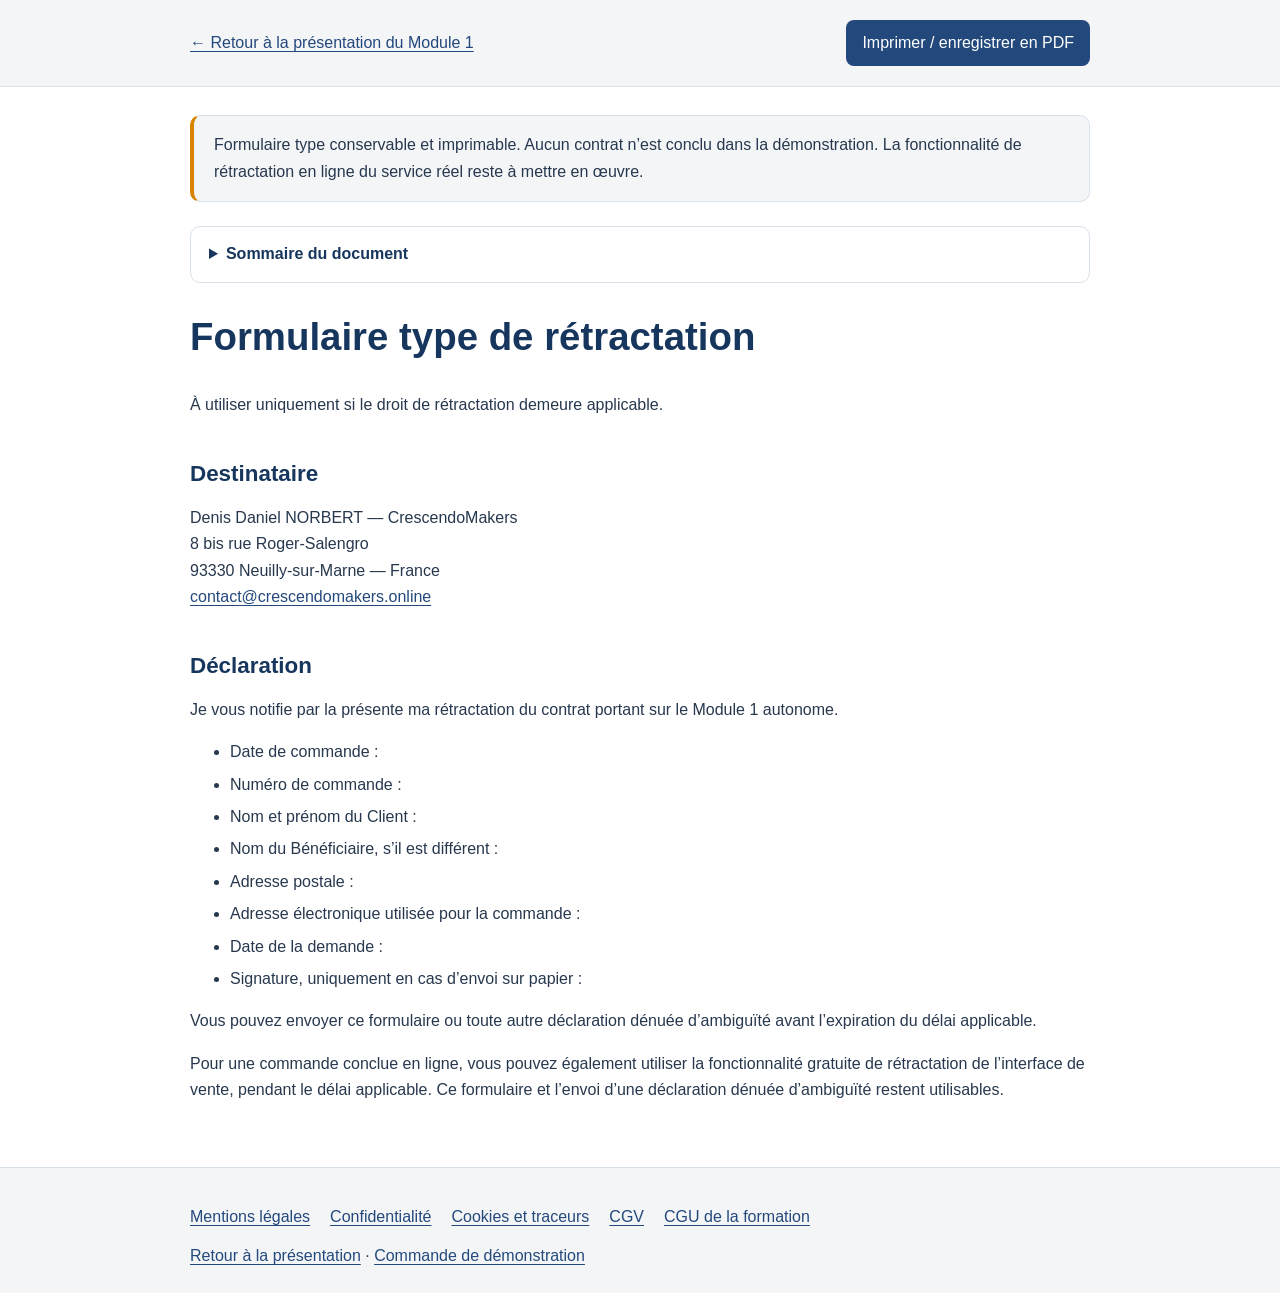
<file: formulaire-retractation.html>
<!doctype html>
<html lang="fr"><head><meta charset="utf-8"><meta name="viewport" content="width=device-width, initial-scale=1">
<title>Formulaire type de rétractation | CrescendoMakers</title>
<meta name="description" content="Formulaire type conservable et imprimable. Aucun contrat n’est conclu dans la démonstration. La fonctionnalité de rétractation en ligne du service réel reste à mettre en œuvre.">
<style>
*{box-sizing:border-box}body{margin:0;color:#27384e;background:#fff;font:1rem/1.65 Arial,Helvetica,sans-serif}
header{border-bottom:1px solid #d9e1eb;background:#f4f5f7}.wrap{width:min(calc(100% - 2rem),900px);margin:auto}
header .wrap{display:flex;align-items:center;justify-content:space-between;gap:16px;padding:20px 0;flex-wrap:wrap}
a{color:#23497c;text-underline-offset:3px;overflow-wrap:anywhere}a:focus-visible,button:focus-visible,summary:focus-visible{outline:3px solid #d98400;outline-offset:4px}
main{padding:28px 0 48px}h1{font-size:clamp(1.8rem,4vw,2.4rem);line-height:1.2;color:#17365d}
h2{font-size:1.4rem;line-height:1.35;color:#17365d;margin:40px 0 14px;scroll-margin-top:20px}
h3{font-size:1.1rem;line-height:1.4;color:#23497c}p,li{overflow-wrap:break-word}li{margin:6px 0}
.review{padding:16px 20px;border:1px solid #d9e1eb;border-left:4px solid #d98400;border-radius:10px;background:#f4f5f7;margin:0 0 24px}
blockquote{margin:20px 0;padding:8px 20px;border-left:4px solid #2f75b5;background:#eaf3ff}
button{font:inherit;color:#fff;background:#23497c;border:0;border-radius:8px;padding:10px 16px;cursor:pointer}
details{border:1px solid #d9e1eb;border-radius:10px;padding:14px 18px}summary{font-weight:700;cursor:pointer;color:#17365d}
nav ol{padding-left:24px}footer{padding:24px 0;background:#f4f5f7;border-top:1px solid #d9e1eb}
@media print{@page{size:A4;margin:15mm}header,footer,.review,details{display:none}body{font-size:10pt;color:#000}.wrap{width:100%}main{padding:0}h1{font-size:18pt}h2{font-size:13pt;break-after:avoid}h3{break-after:avoid}a{color:inherit}blockquote{background:none;border-color:#777}}
</style><link rel="stylesheet" href="./demo-interfaces.css?v=20261014"></head><body>
<header><div class="wrap"><a href="./tunnel-preview-v5.html">← Retour à la présentation du Module 1</a><button type="button" onclick="window.print()">Imprimer / enregistrer en PDF</button></div></header>
<main class="wrap"><aside class="review" role="note">Formulaire type conservable et imprimable. Aucun contrat n’est conclu dans la démonstration. La fonctionnalité de rétractation en ligne du service réel reste à mettre en œuvre.</aside>
<details><summary>Sommaire du document</summary><nav aria-label="Sommaire du document"><ol><li><a href="#destinataire">Destinataire</a></li>
<li><a href="#declaration">Déclaration</a></li></ol></nav></details>
<article id="texte-document">
<h1>Formulaire type de rétractation</h1>
<p>À utiliser uniquement si le droit de rétractation demeure applicable.</p>
<h2 id="destinataire">Destinataire</h2>
<p>Denis Daniel NORBERT — CrescendoMakers<br>8 bis rue Roger-Salengro<br>93330 Neuilly-sur-Marne — France<br><a href="mailto:contact@crescendomakers.online">contact@crescendomakers.online</a></p>
<h2 id="declaration">Déclaration</h2>
<p>Je vous notifie par la présente ma rétractation du contrat portant sur le Module 1 autonome.</p>
<ul>
<li>Date de commande&nbsp;:</li>
<li>Numéro de commande&nbsp;:</li>
<li>Nom et prénom du Client&nbsp;:</li>
<li>Nom du Bénéficiaire, s’il est différent&nbsp;:</li>
<li>Adresse postale&nbsp;:</li>
<li>Adresse électronique utilisée pour la commande&nbsp;:</li>
<li>Date de la demande&nbsp;:</li>
<li>Signature, uniquement en cas d’envoi sur papier&nbsp;:</li>
</ul>
<p>Vous pouvez envoyer ce formulaire ou toute autre déclaration dénuée d’ambiguïté avant
l’expiration du délai applicable.</p>
<p>Pour une commande conclue en ligne, vous pouvez également utiliser la fonctionnalité
gratuite de rétractation de l’interface de vente, pendant le délai applicable. Ce formulaire
et l’envoi d’une déclaration dénuée d’ambiguïté restent utilisables.</p>
</article>
</main><footer><div class="wrap"><nav class="demo-legal-nav" aria-label="Documents juridiques"><a href="./mentions-legales.html">Mentions légales</a><a href="./confidentialite.html">Confidentialité</a><a href="./cookies.html">Cookies et traceurs</a><a href="./cgv-module-1.html">CGV</a><a href="./cgu.html">CGU de la formation</a></nav><a href="./tunnel-preview-v5.html">Retour à la présentation</a> · <a href="./commande-demo.html">Commande de démonstration</a></div></footer></body></html>
</file>
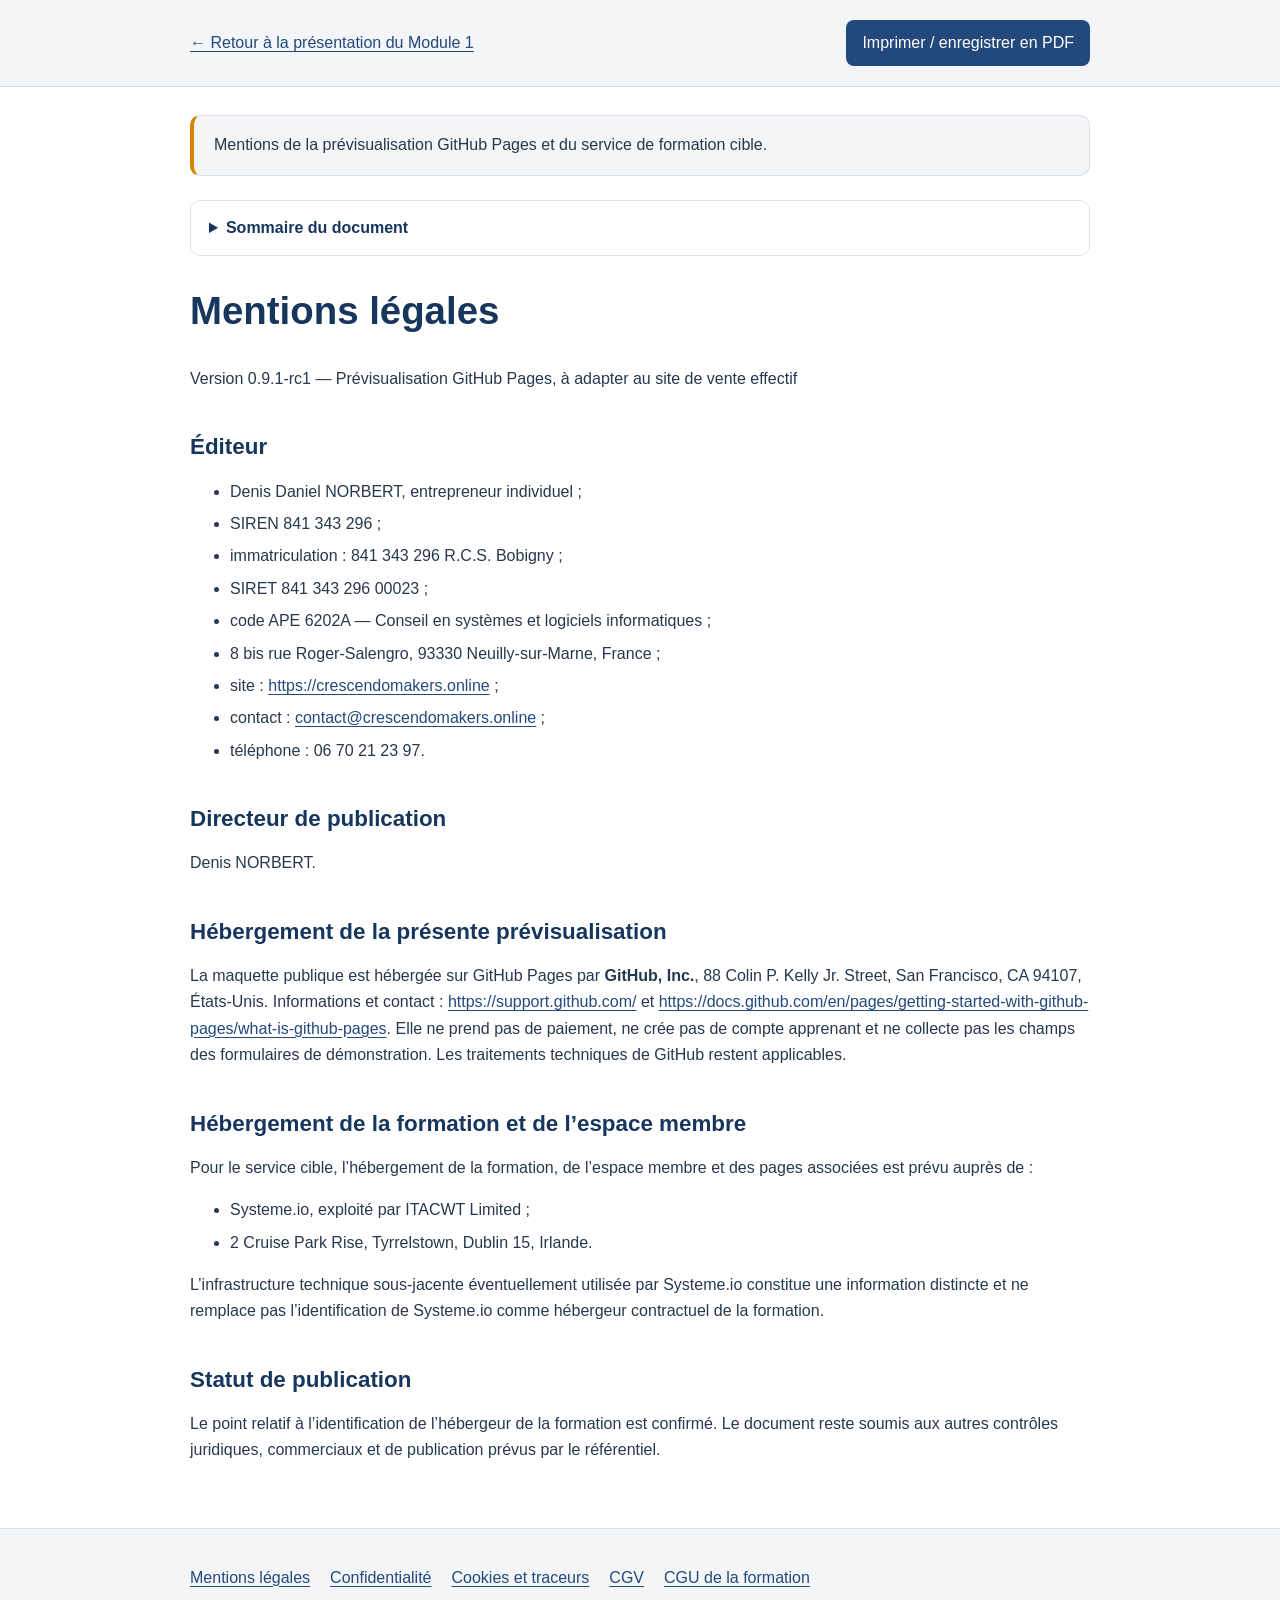
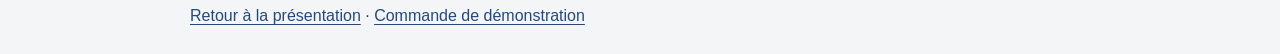
<file: mentions-legales.html>
<!doctype html>
<html lang="fr"><head><meta charset="utf-8"><meta name="viewport" content="width=device-width, initial-scale=1">
<title>Mentions légales | CrescendoMakers</title>
<meta name="description" content="Mentions de la prévisualisation GitHub Pages et du service de formation cible.">
<style>
*{box-sizing:border-box}body{margin:0;color:#27384e;background:#fff;font:1rem/1.65 Arial,Helvetica,sans-serif}
header{border-bottom:1px solid #d9e1eb;background:#f4f5f7}.wrap{width:min(calc(100% - 2rem),900px);margin:auto}
header .wrap{display:flex;align-items:center;justify-content:space-between;gap:16px;padding:20px 0;flex-wrap:wrap}
a{color:#23497c;text-underline-offset:3px;overflow-wrap:anywhere}a:focus-visible,button:focus-visible,summary:focus-visible{outline:3px solid #d98400;outline-offset:4px}
main{padding:28px 0 48px}h1{font-size:clamp(1.8rem,4vw,2.4rem);line-height:1.2;color:#17365d}
h2{font-size:1.4rem;line-height:1.35;color:#17365d;margin:40px 0 14px;scroll-margin-top:20px}
h3{font-size:1.1rem;line-height:1.4;color:#23497c}p,li{overflow-wrap:break-word}li{margin:6px 0}
.review{padding:16px 20px;border:1px solid #d9e1eb;border-left:4px solid #d98400;border-radius:10px;background:#f4f5f7;margin:0 0 24px}
blockquote{margin:20px 0;padding:8px 20px;border-left:4px solid #2f75b5;background:#eaf3ff}
button{font:inherit;color:#fff;background:#23497c;border:0;border-radius:8px;padding:10px 16px;cursor:pointer}
details{border:1px solid #d9e1eb;border-radius:10px;padding:14px 18px}summary{font-weight:700;cursor:pointer;color:#17365d}
nav ol{padding-left:24px}footer{padding:24px 0;background:#f4f5f7;border-top:1px solid #d9e1eb}
@media print{@page{size:A4;margin:15mm}header,footer,.review,details{display:none}body{font-size:10pt;color:#000}.wrap{width:100%}main{padding:0}h1{font-size:18pt}h2{font-size:13pt;break-after:avoid}h3{break-after:avoid}a{color:inherit}blockquote{background:none;border-color:#777}}
</style><link rel="stylesheet" href="./demo-interfaces.css?v=20261014"></head><body>
<header><div class="wrap"><a href="./tunnel-preview-v5.html">← Retour à la présentation du Module 1</a><button type="button" onclick="window.print()">Imprimer / enregistrer en PDF</button></div></header>
<main class="wrap"><aside class="review" role="note">Mentions de la prévisualisation GitHub Pages et du service de formation cible.</aside>
<details><summary>Sommaire du document</summary><nav aria-label="Sommaire du document"><ol><li><a href="#editeur">Éditeur</a></li>
<li><a href="#directeur-de-publication">Directeur de publication</a></li>
<li><a href="#hebergement-de-la-presente-previsualisation">Hébergement de la présente prévisualisation</a></li>
<li><a href="#hebergement-de-la-formation-et-de-l-espace-membre">Hébergement de la formation et de l’espace membre</a></li>
<li><a href="#statut-de-publication">Statut de publication</a></li></ol></nav></details>
<article id="texte-document">
<h1>Mentions légales</h1>
<p>Version 0.9.1-rc1 — Prévisualisation GitHub Pages, à adapter au site de vente effectif</p>
<h2 id="editeur">Éditeur</h2>
<ul>
<li>Denis Daniel NORBERT, entrepreneur individuel&nbsp;;</li>
<li>SIREN 841 343 296&nbsp;;</li>
<li>immatriculation&nbsp;: 841 343 296 R.C.S. Bobigny&nbsp;;</li>
<li>SIRET 841 343 296 00023&nbsp;;</li>
<li>code APE 6202A — Conseil en systèmes et logiciels informatiques&nbsp;;</li>
<li>8 bis rue Roger-Salengro, 93330 Neuilly-sur-Marne, France&nbsp;;</li>
<li>site&nbsp;: <a href="https://crescendomakers.online">https://crescendomakers.online</a>&nbsp;;</li>
<li>contact&nbsp;: <a href="mailto:contact@crescendomakers.online">contact@crescendomakers.online</a>&nbsp;;</li>
<li>téléphone&nbsp;: 06 70 21 23 97.</li>
</ul>
<h2 id="directeur-de-publication">Directeur de publication</h2>
<p>Denis NORBERT.</p>
<h2 id="hebergement-de-la-presente-previsualisation">Hébergement de la présente prévisualisation</h2>
<p>La maquette publique est hébergée sur GitHub Pages par <strong>GitHub, Inc.</strong>, 88 Colin P. Kelly
Jr. Street, San Francisco, CA 94107, États-Unis. Informations et contact&nbsp;:
<a href="https://support.github.com/">https://support.github.com/</a> et <a href="https://docs.github.com/en/pages/getting-started-with-github-pages/what-is-github-pages">https://docs.github.com/en/pages/getting-started-with-github-pages/what-is-github-pages</a>.
Elle ne prend pas de paiement, ne crée pas de compte apprenant et ne collecte pas les champs
des formulaires de démonstration. Les traitements techniques de GitHub restent applicables.</p>
<h2 id="hebergement-de-la-formation-et-de-l-espace-membre">Hébergement de la formation et de l’espace membre</h2>
<p>Pour le service cible, l’hébergement de la formation, de l’espace membre et des pages associées est prévu auprès de&nbsp;:</p>
<ul>
<li>Systeme.io, exploité par ITACWT Limited&nbsp;;</li>
<li>2 Cruise Park Rise, Tyrrelstown, Dublin 15, Irlande.</li>
</ul>
<p>L’infrastructure technique sous-jacente éventuellement utilisée par Systeme.io constitue une information distincte et ne remplace pas l’identification de Systeme.io comme hébergeur contractuel de la formation.</p>
<h2 id="statut-de-publication">Statut de publication</h2>
<p>Le point relatif à l’identification de l’hébergeur de la formation est confirmé. Le document reste soumis aux autres contrôles juridiques, commerciaux et de publication prévus par le référentiel.</p>
</article>
</main><footer><div class="wrap"><nav class="demo-legal-nav" aria-label="Documents juridiques"><a href="./mentions-legales.html">Mentions légales</a><a href="./confidentialite.html">Confidentialité</a><a href="./cookies.html">Cookies et traceurs</a><a href="./cgv-module-1.html">CGV</a><a href="./cgu.html">CGU de la formation</a></nav><a href="./tunnel-preview-v5.html">Retour à la présentation</a> · <a href="./commande-demo.html">Commande de démonstration</a></div></footer></body></html>
</file>
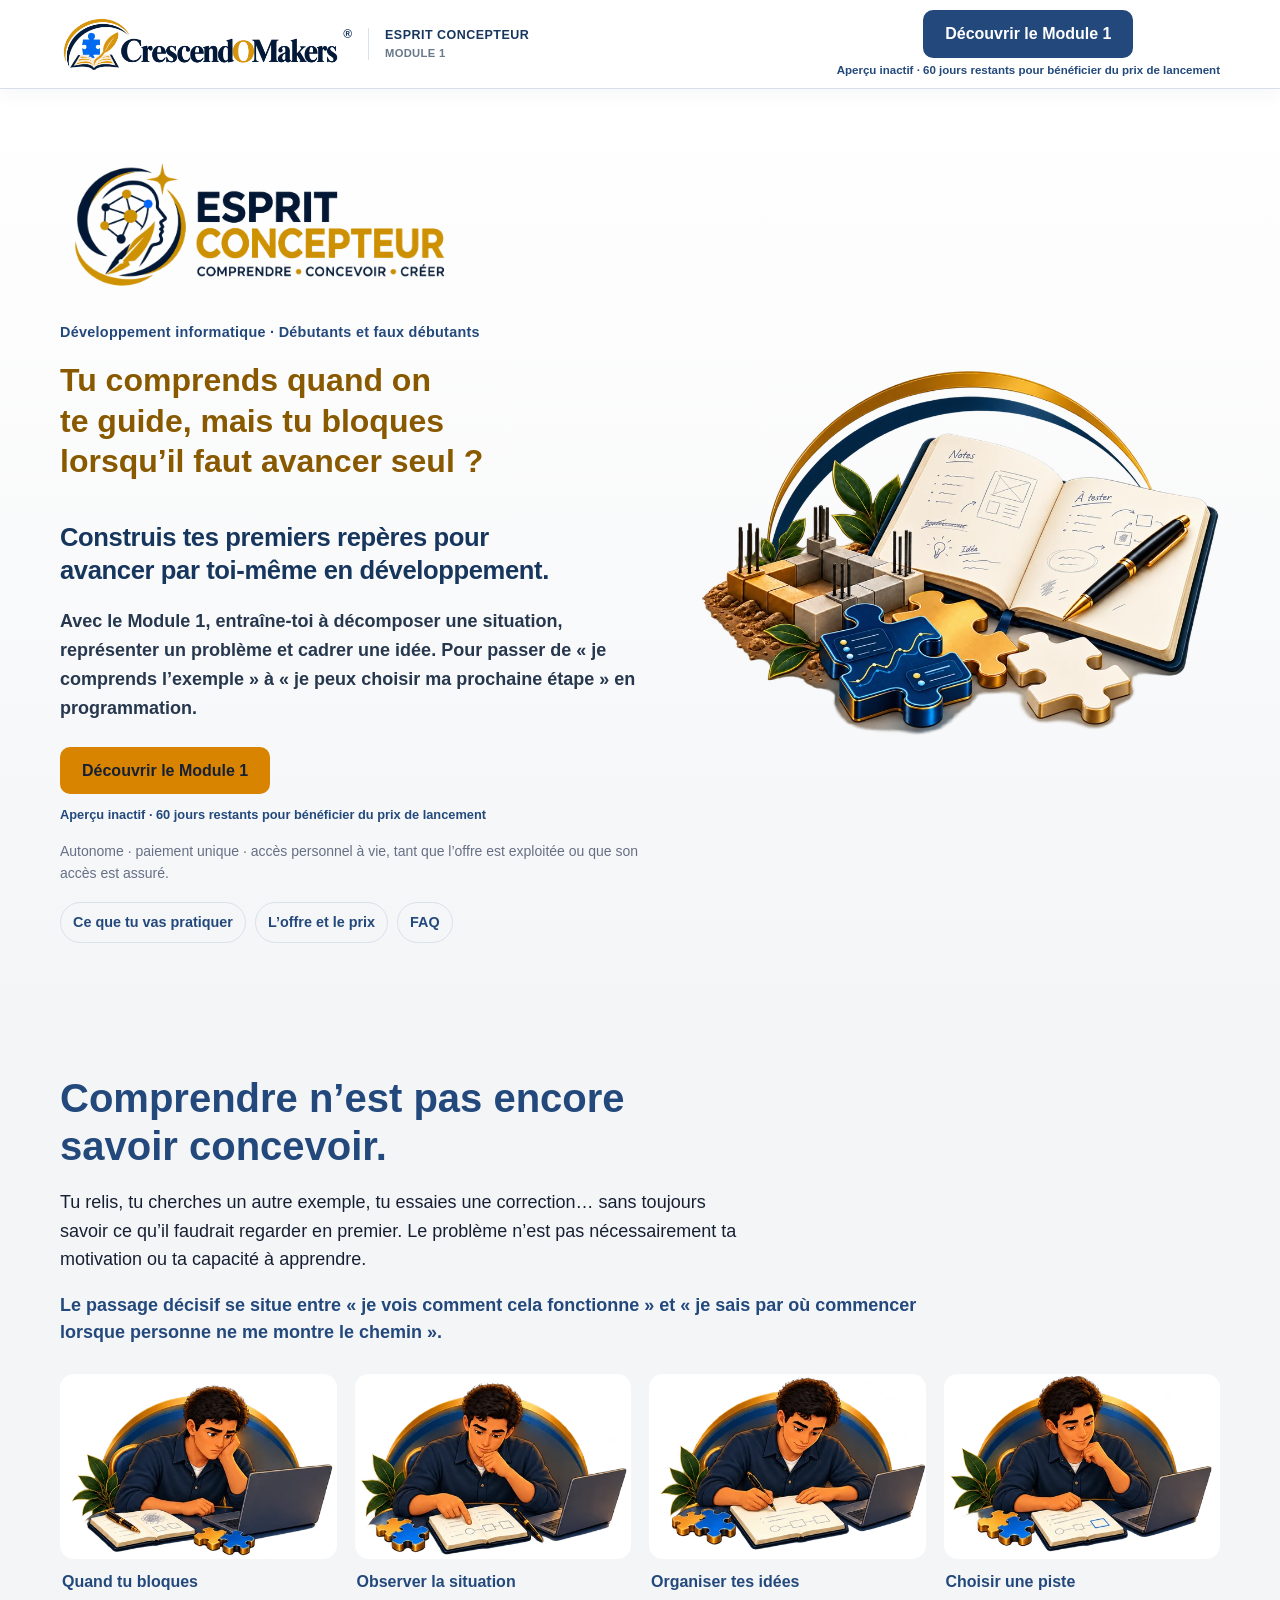
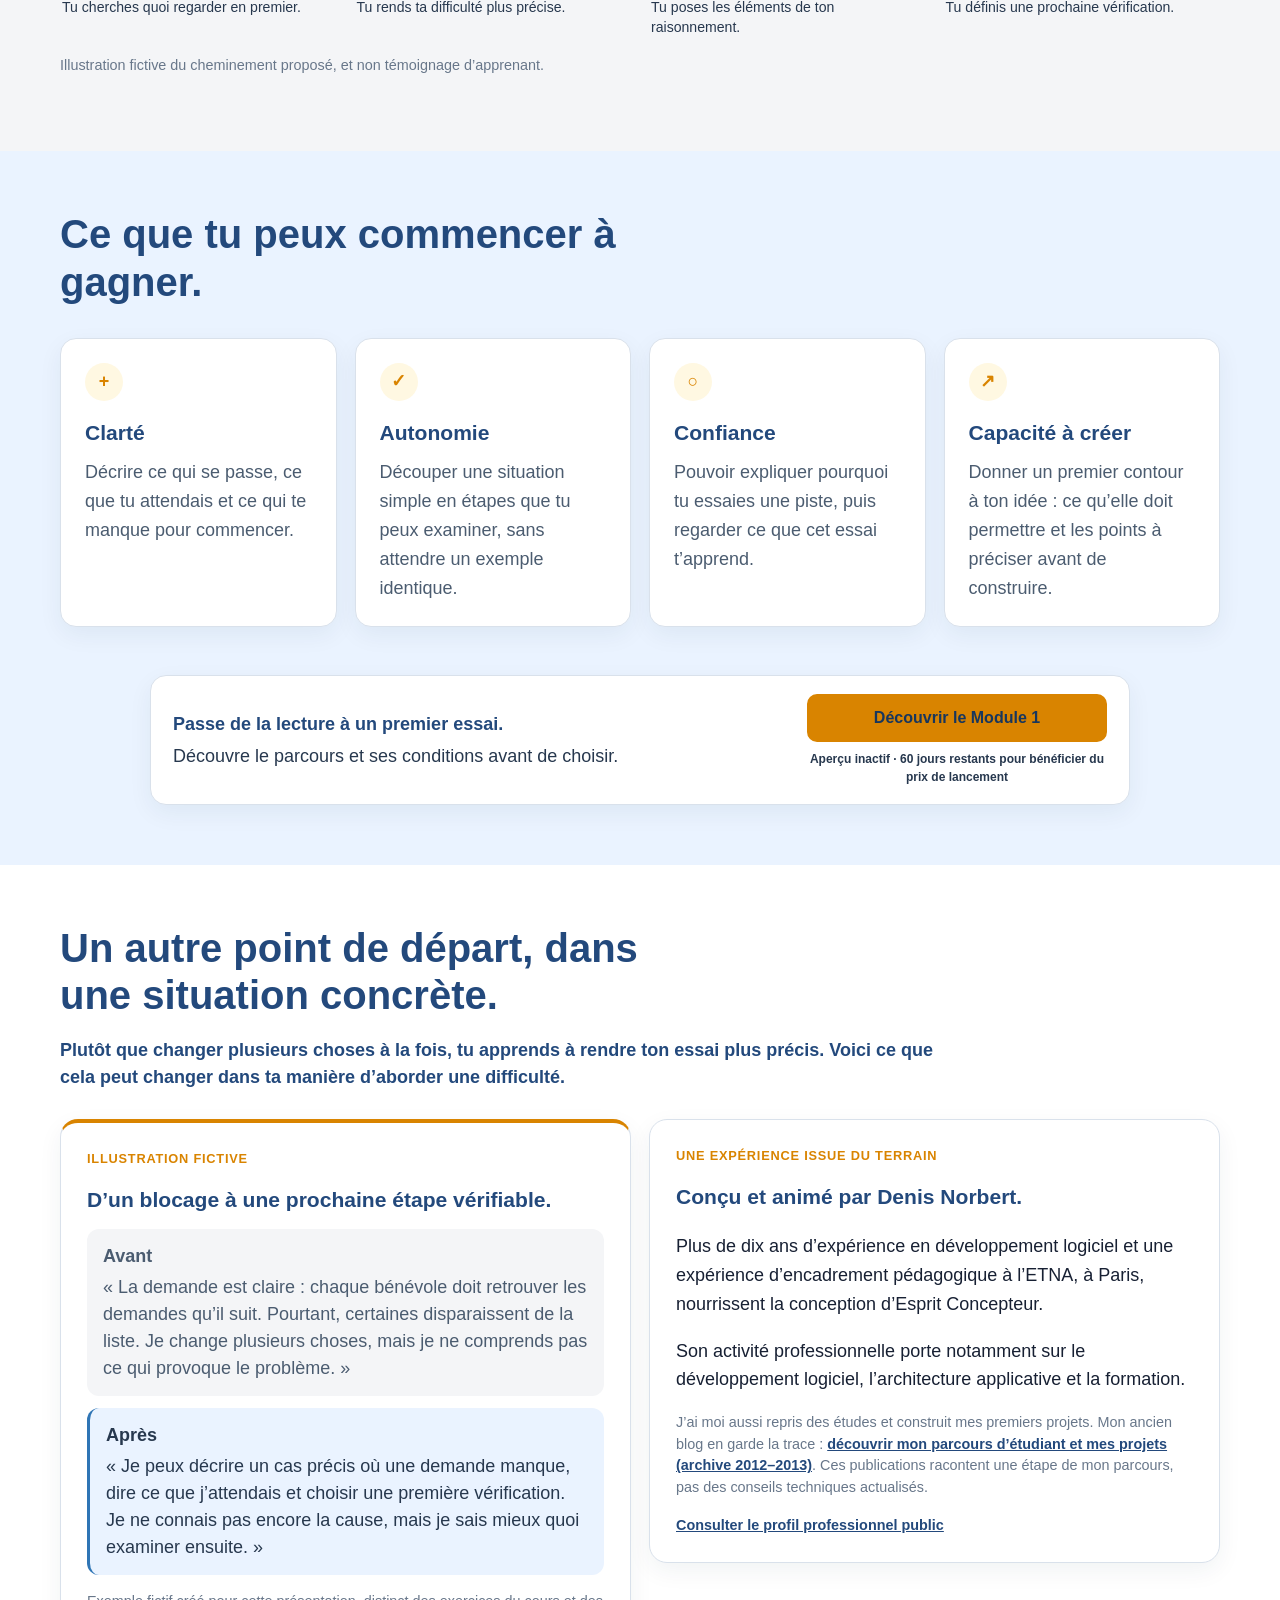
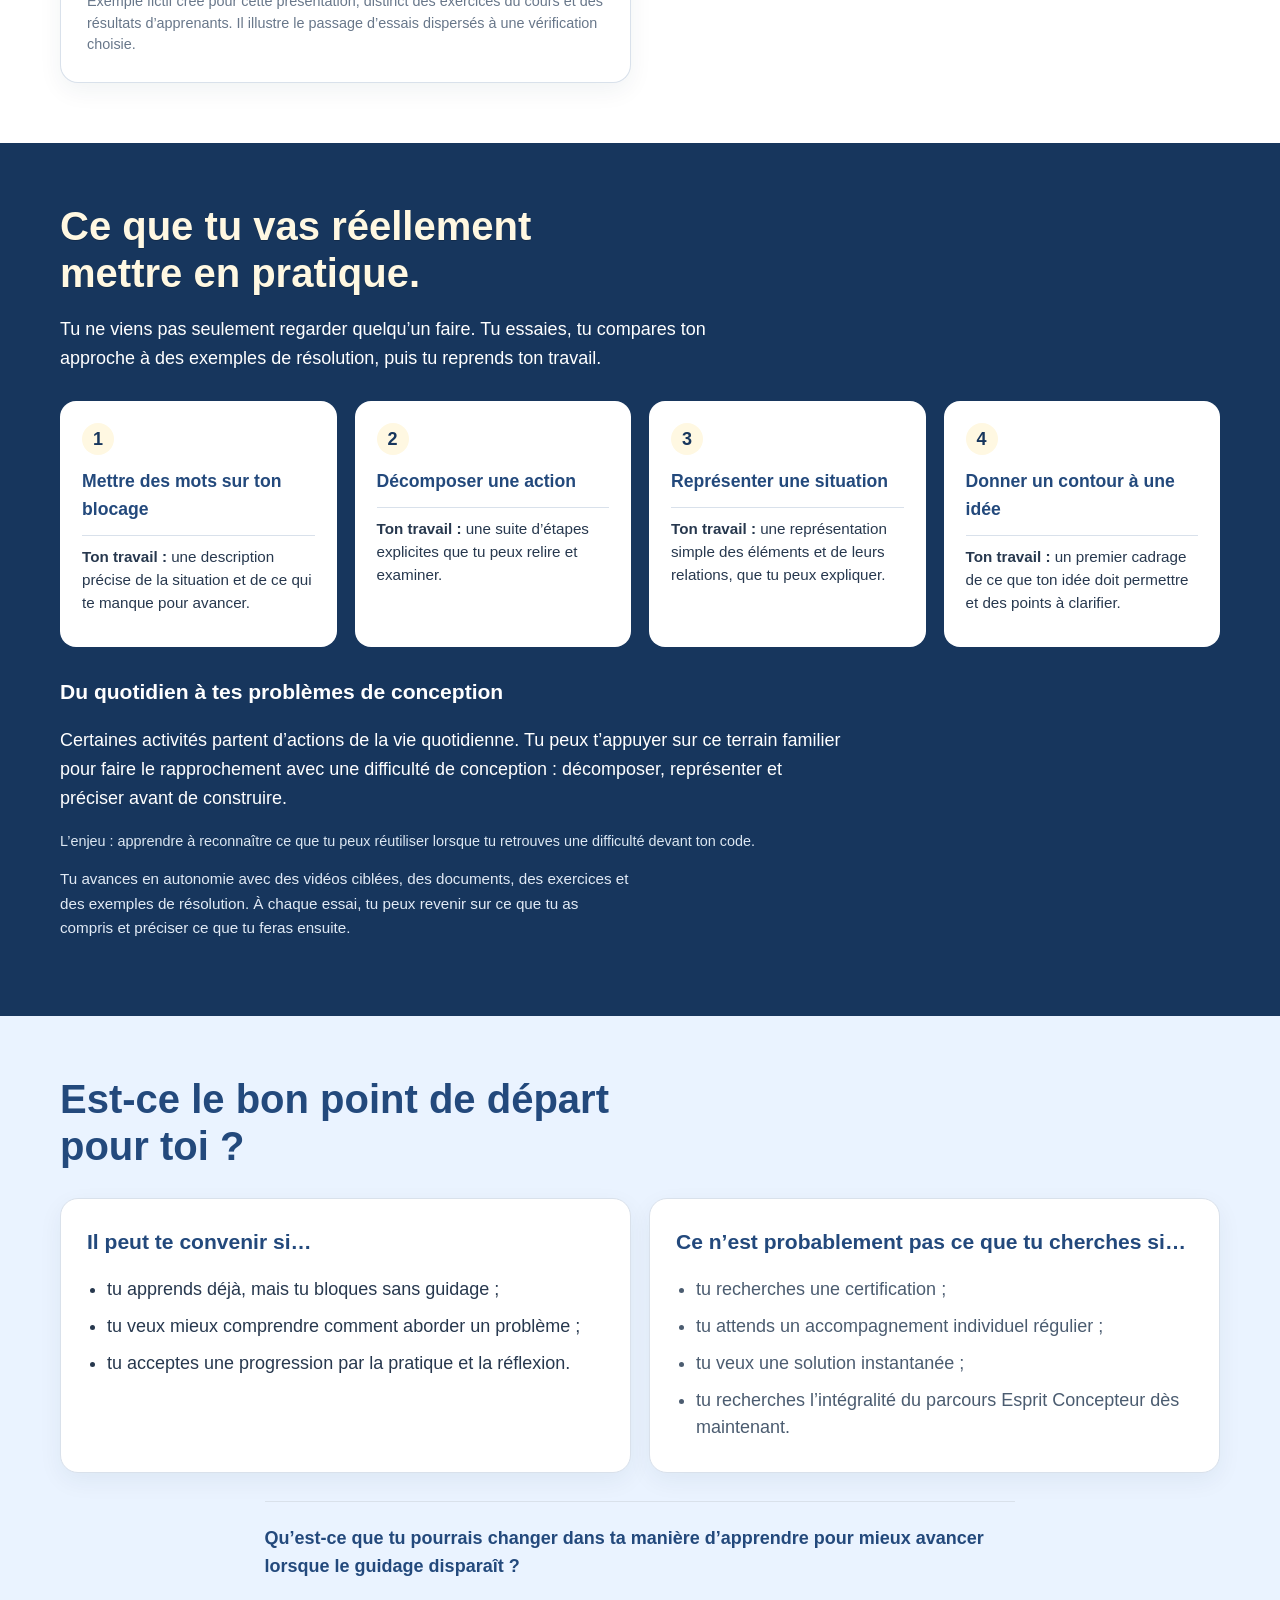
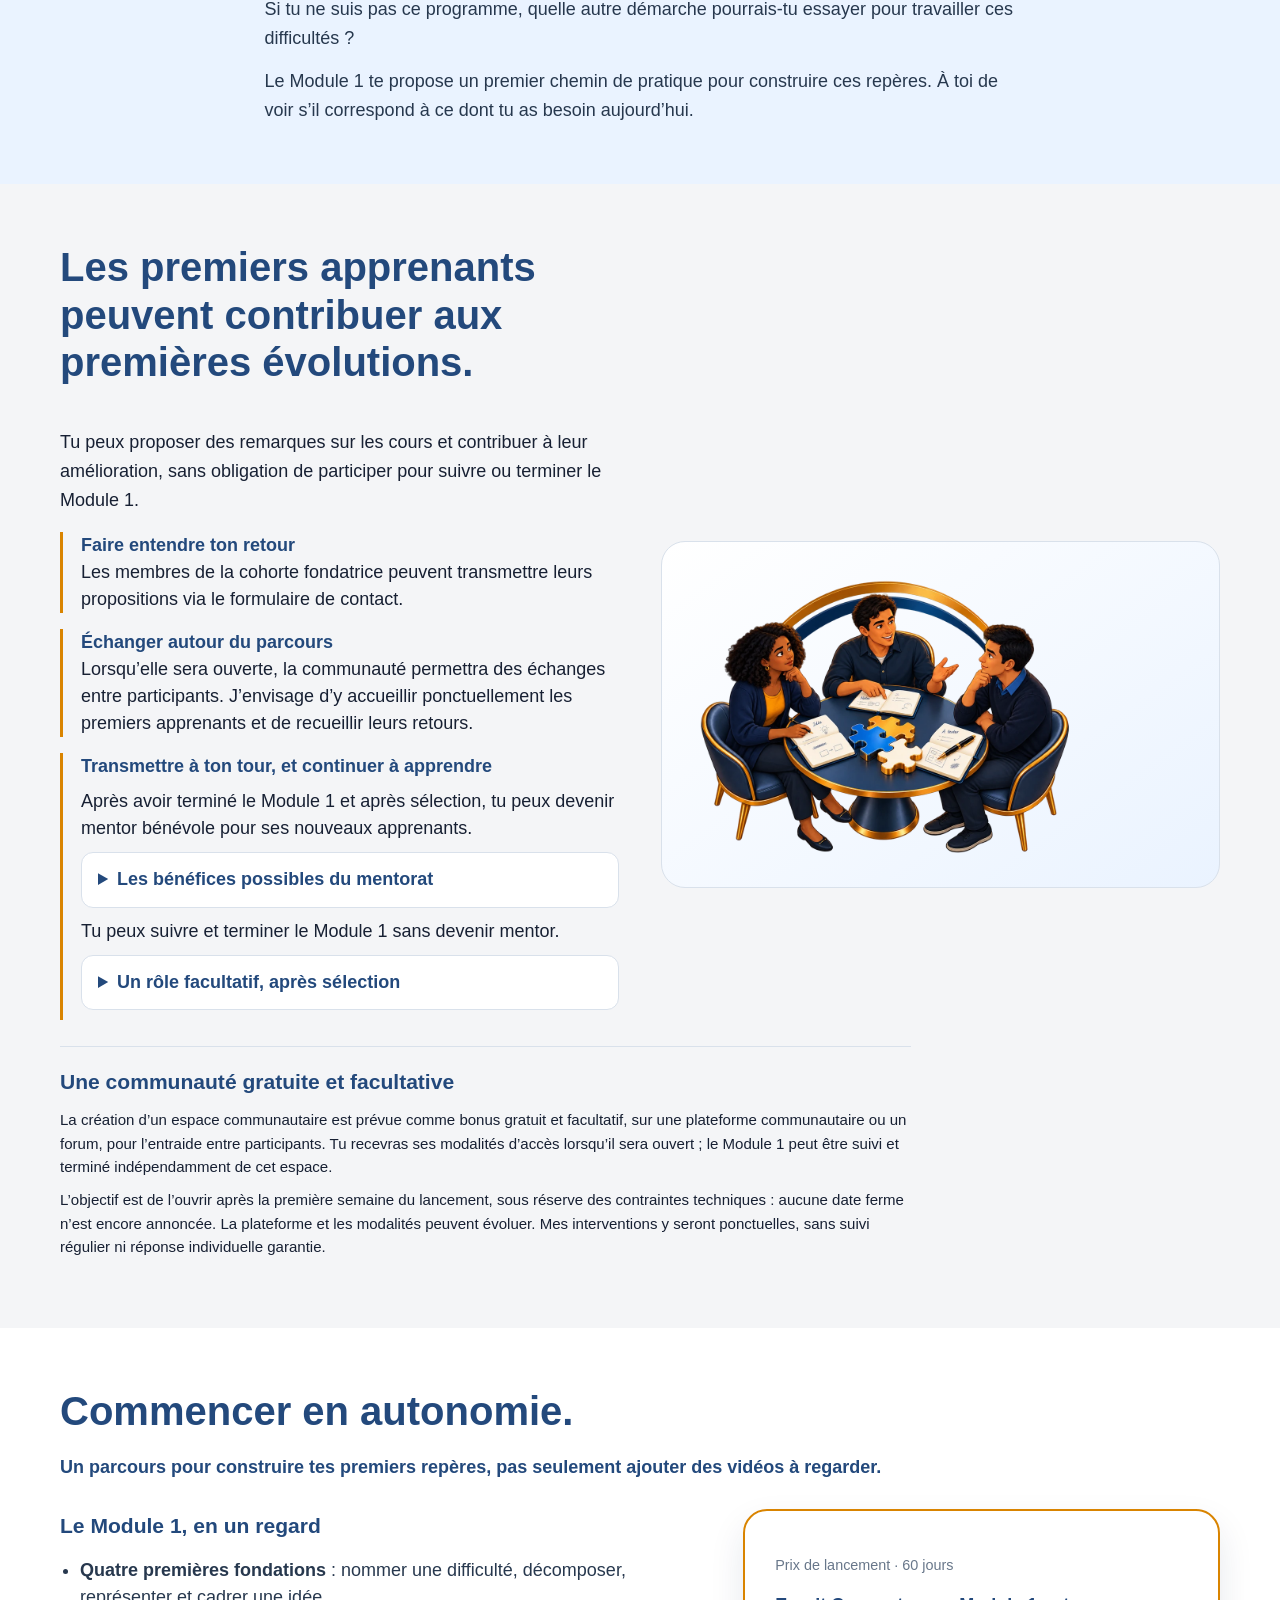
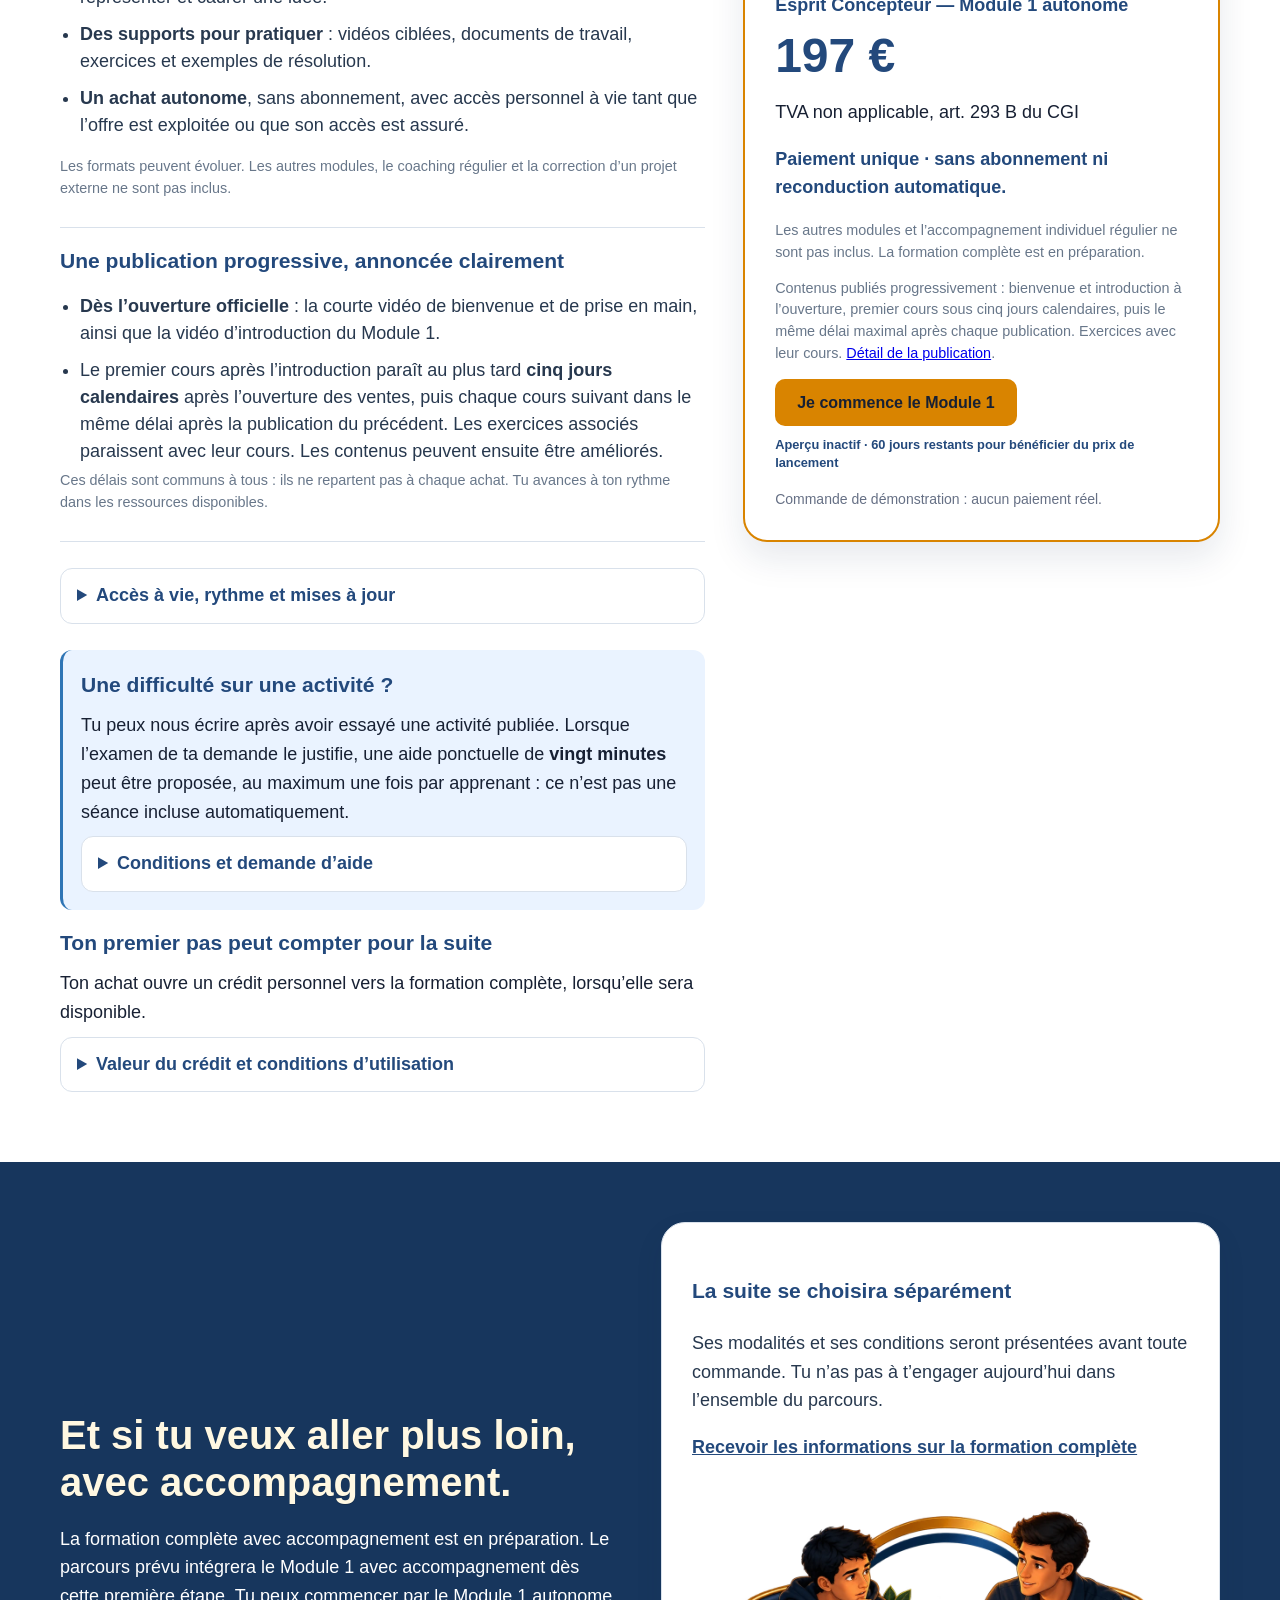
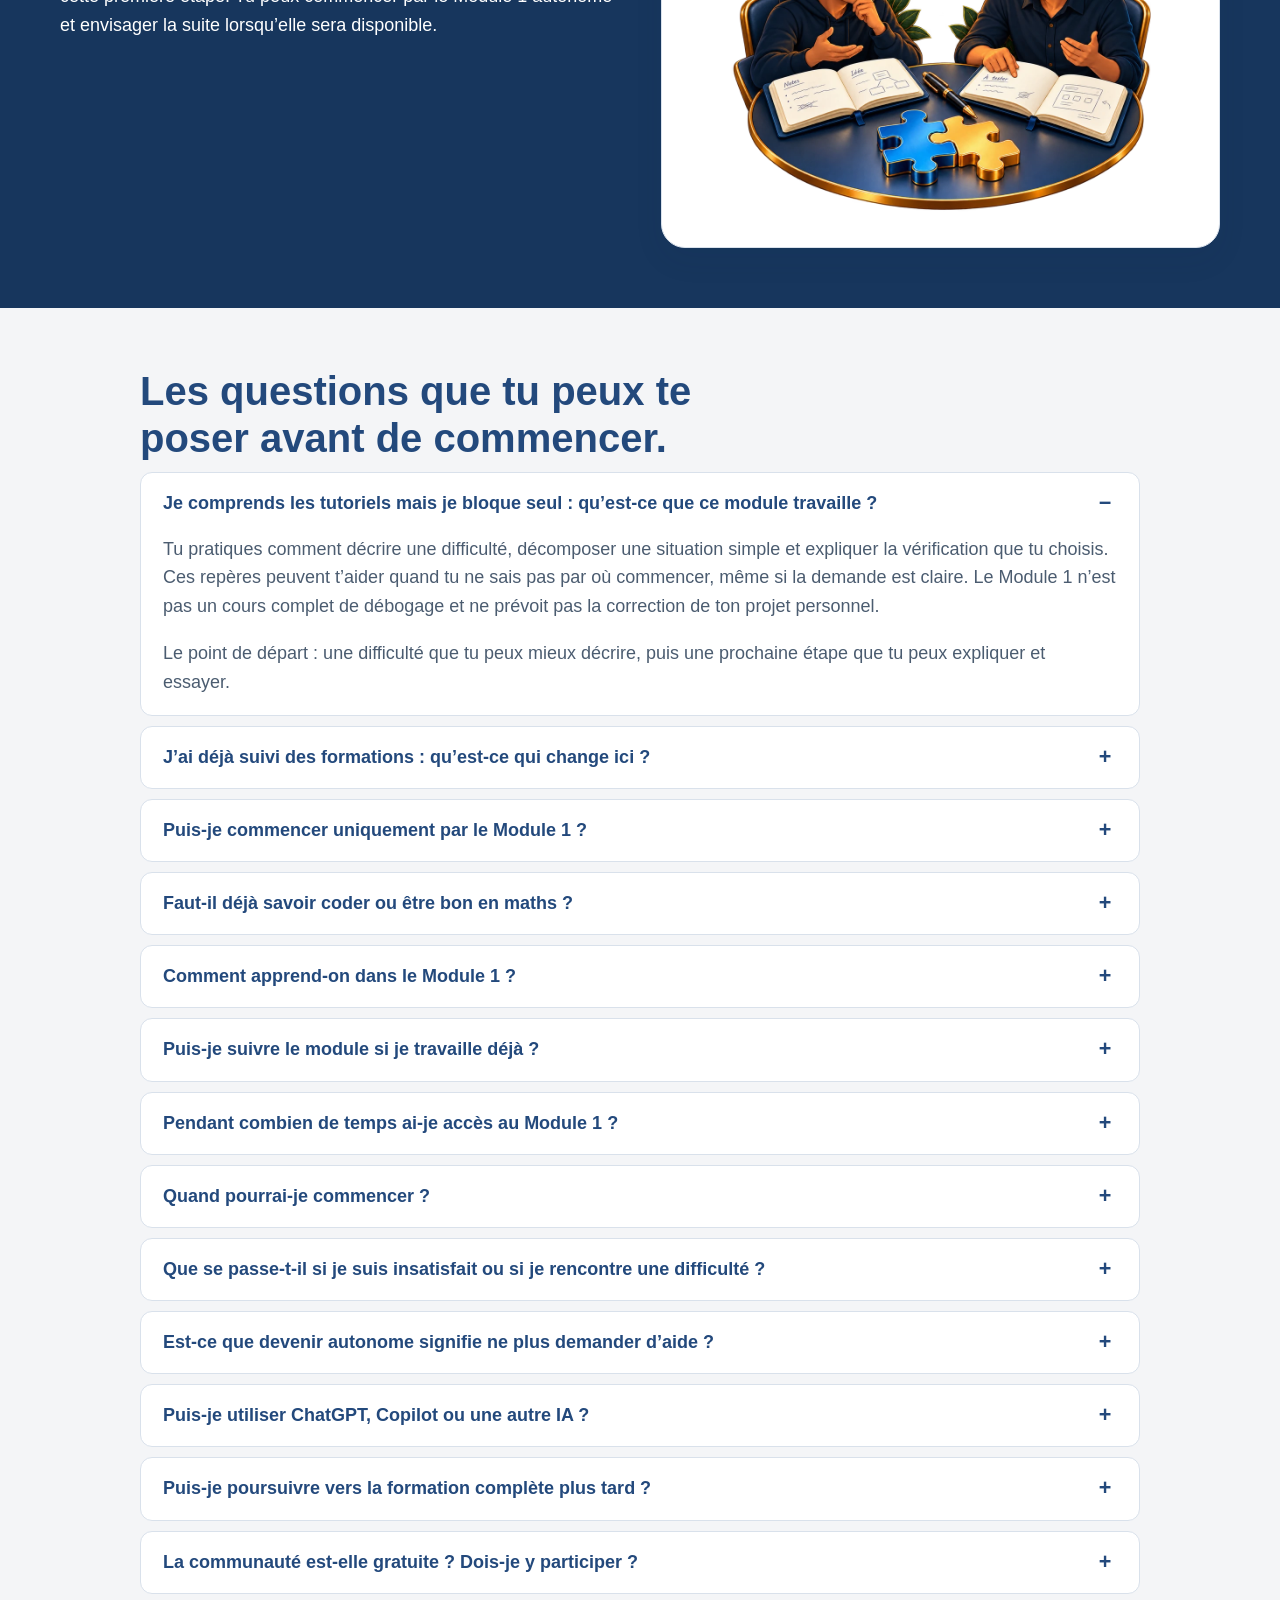
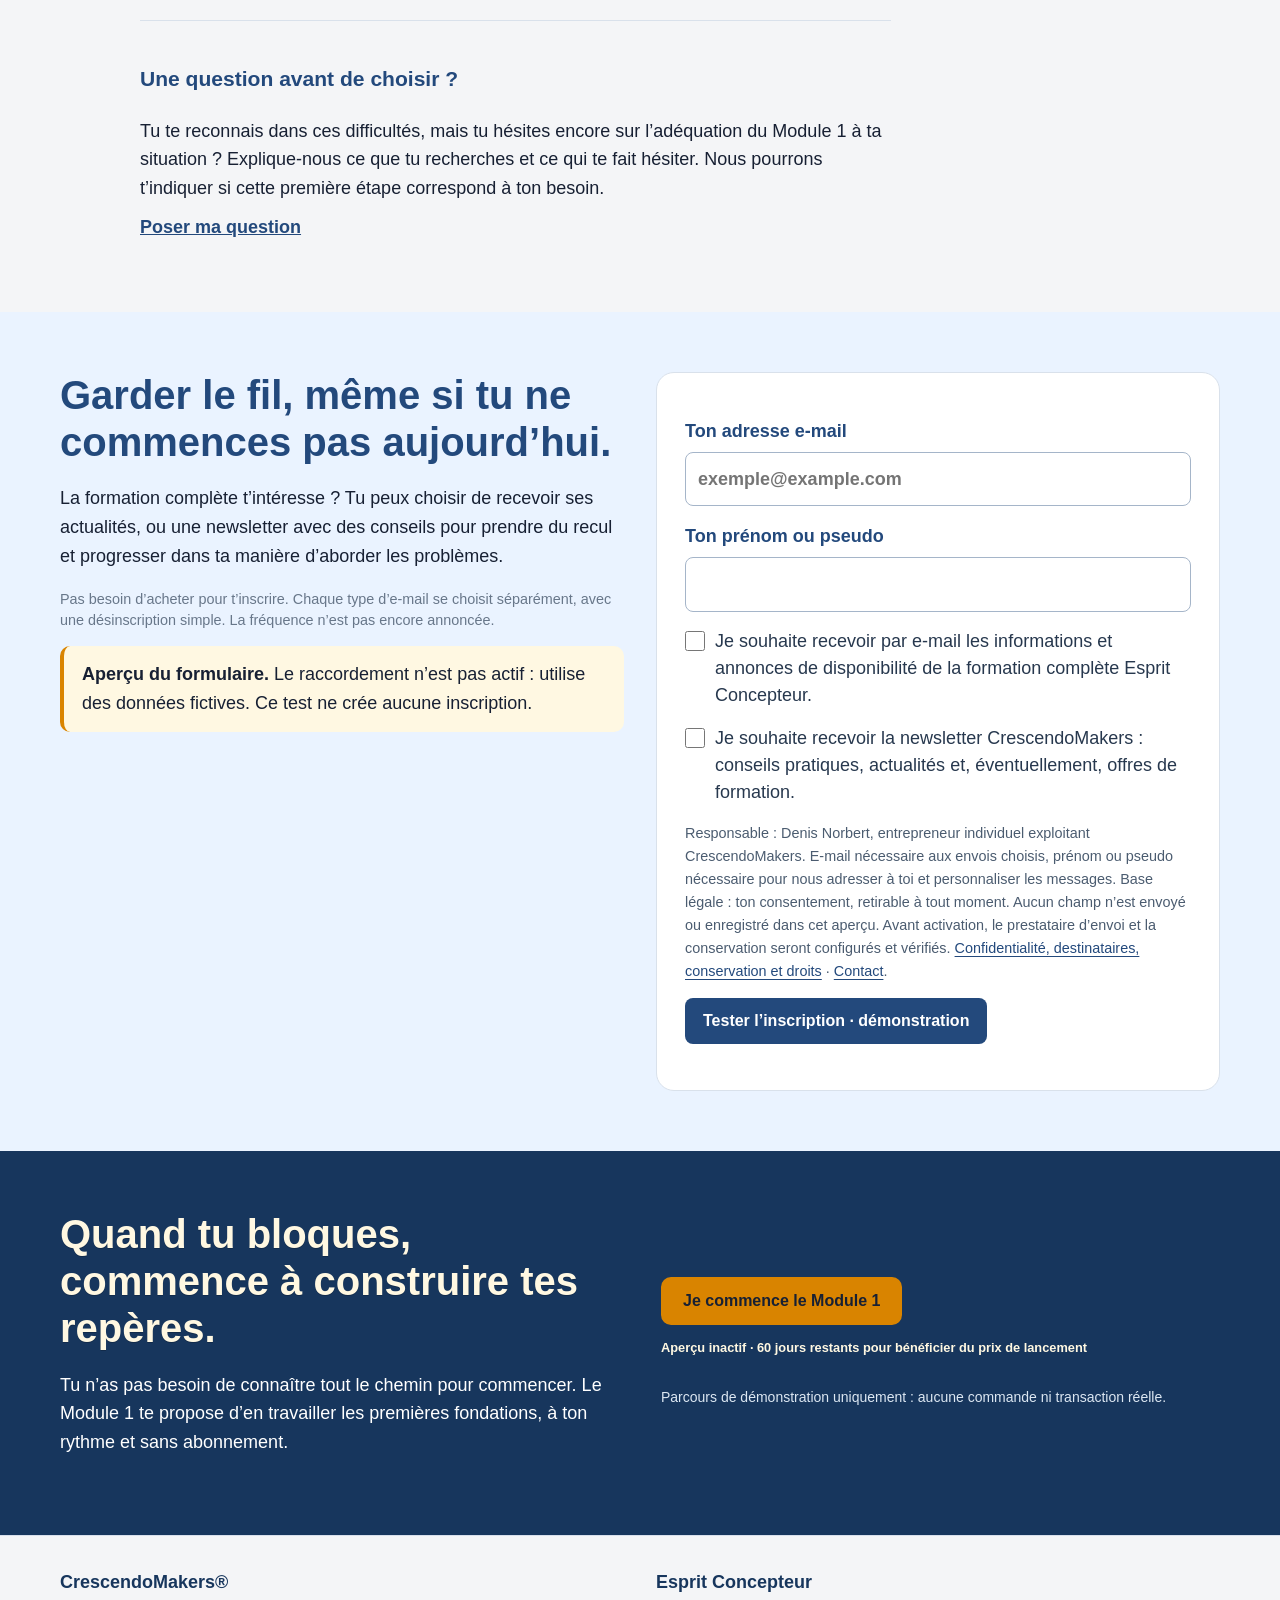
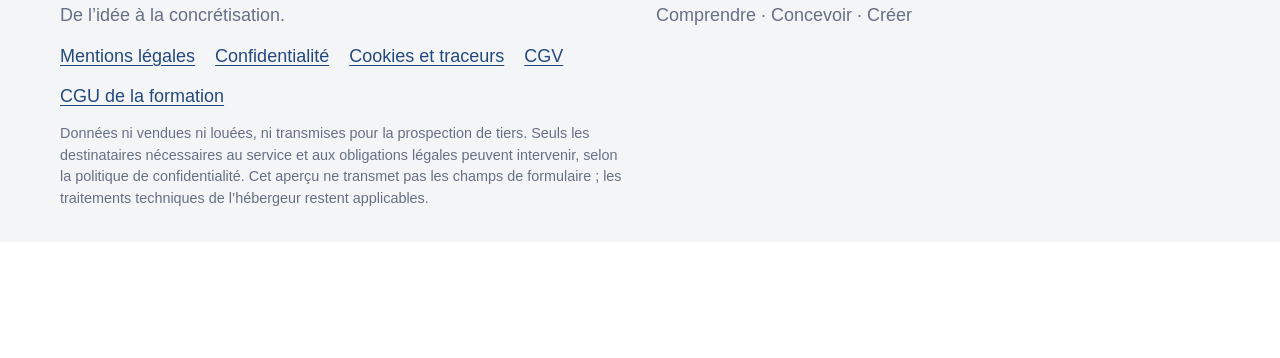
<file: tunnel-preview-v5.html>
<!doctype html>
<html lang="fr">
<head>
  <meta charset="utf-8">
  <meta name="viewport" content="width=device-width, initial-scale=1">
  <meta name="description" content="Maquette V5 du tunnel de vente d’Esprit Concepteur — Module 1.">
  <title>Esprit Concepteur — Module 1 | Tunnel V5</title>
  <link rel="stylesheet" href="./tokens.css">
  <link rel="stylesheet" href="./funnel-v3.css">
  <style>
    :root{--v5-navy:#17365D;--v5-blue:#23497C;--v5-action:#2F75B5;--v5-orange:#D98400;--v5-soft:#F4F5F7;--v5-pale:#EAF3FF;--v5-border:#d9e1eb;--v5-text:#27384e;--v5-muted:#68778a}
    .ec-page{overflow-x:clip}.v5-hero{padding:clamp(3rem,6vw,4rem) 0 clamp(3.5rem,7vw,4.5rem);background:linear-gradient(180deg,#fff 0%,var(--v5-soft) 100%)}
    .v5-hero-grid{display:grid;grid-template-columns:minmax(0,1fr) minmax(0,.92fr);gap:clamp(2rem,5vw,3rem);align-items:center}.v5-hero-grid>*,.v5-two>*,.v5-offer>*{min-width:0}
    .v5-site-header{position:relative;z-index:2;background:rgba(255,255,255,.96);box-shadow:0 6px 18px rgba(23,54,93,.04)}.v5-site-header .ec-site-header__inner{min-height:5.5rem;padding-block:.35rem}.v5-header-branding{display:flex;align-items:center;gap:16px;min-width:0}.v5-brand-lockup{display:block;line-height:0;flex:0 0 auto;width:280px;height:68px;overflow:hidden}.v5-site-header .ec-brand .v5-brand{display:block;width:280px;height:auto;aspect-ratio:3/1;object-fit:contain;object-position:left center;margin:0;transform:translateY(-12px)}.v5-header-product{display:grid;gap:2px;padding-left:16px;border-left:1px solid var(--v5-border);color:var(--v5-navy);font-size:.78rem;font-weight:800;letter-spacing:.04em;line-height:1.25;text-transform:uppercase}.v5-header-product span{color:var(--v5-muted);font-size:.7rem;font-weight:700;letter-spacing:.03em}.v5-site-header .ec-site-header__cta{flex:0 0 auto;white-space:nowrap}.v5-product-logo{display:block;width:min(100%,400px);height:auto;aspect-ratio:2083/755;object-fit:contain;object-position:left center;margin:0 0 24px}
    .v5-question{font-size:clamp(1.625rem,2.5vw,2.125rem);line-height:1.28;font-weight:800;color:#895900;margin:0 0 clamp(30px,3vw,40px);text-wrap:balance}
    .v5-title{font-size:clamp(1.375rem,2vw,1.75rem);line-height:1.3;font-weight:700;letter-spacing:-.015em;color:var(--v5-navy);margin:0 0 20px;text-wrap:balance}
    .v5-lead{font-size:1.125rem;line-height:1.6;color:var(--v5-text);max-width:62ch}.v5-hero-outcomes{display:grid;gap:8px;margin:20px 0 0;padding:0;list-style:none;color:var(--v5-text);font-weight:600}.v5-hero-outcomes li{position:relative;padding-left:24px;line-height:1.5}.v5-hero-outcomes li::before{content:"✓";position:absolute;left:0;color:var(--v5-orange);font-weight:900}.v5-section p,.v5-card,.v5-panel,.v5-price,.v5-faq details{overflow-wrap:anywhere}
    .v5-hero-visual{width:100%;height:auto;max-width:560px;margin:0 auto;display:block;aspect-ratio:4/3;object-fit:contain}
    .v5-section{padding:clamp(3.5rem,7vw,4.75rem) 0}.v5-soft{background:var(--v5-soft)}.v5-pale-section{background:var(--v5-pale)}.v5-dark{background:var(--v5-navy);color:#fff}.v5-section-title{max-width:25ch;color:var(--v5-blue);text-wrap:balance}.v5-dark .v5-section-title,.v5-dark h3{color:#fff!important}.v5-dark .v5-contrast-title{color:#FFF8E2!important;text-shadow:0 1px 0 rgba(0,0,0,.2)}.v5-paths-title span{display:block}.v5-section>.ec-container>p:not(.v5-hook){max-width:68ch}
    .v5-hook{font-size:1.125rem;font-weight:700;line-height:1.5;color:var(--v5-blue);max-width:880px}.v5-dark .v5-hook{color:#fff}
    .v5-section-visual{display:block;width:100%;height:auto;margin:clamp(1.75rem,4vw,2.5rem) auto 0}.v5-transformation-visual{max-width:560px;max-height:420px;object-fit:contain}.v5-benefits-visual{max-width:760px}.v5-community-visual{max-width:490px}.v5-support-visual{max-width:420px}
    .v5-cards{display:grid;grid-template-columns:repeat(4,minmax(0,1fr));gap:18px;margin-top:32px}.v5-cards>*{min-width:0}.v5-audience,.v5-proof-grid{display:grid;grid-template-columns:1fr 1fr;gap:18px;margin-top:28px}.v5-audience-card,.v5-proof-card{border-radius:18px;padding:26px;background:#fff;border:1px solid var(--v5-border);box-shadow:0 8px 24px rgba(16,43,75,.06)}.v5-audience-card h3,.v5-proof-card h3{margin:0 0 12px;color:var(--v5-blue)}.v5-check-list{margin:0;padding-left:20px;color:var(--v5-text)}.v5-check-list li{padding:5px 0;line-height:1.5}.v5-check-list--neutral{color:#4b5c70}.v5-proof-card{position:relative;overflow:hidden}.v5-proof-card--example{border-top:4px solid var(--v5-orange)}.v5-proof-kicker{margin:0 0 14px;color:var(--v5-orange);font-size:.8rem;font-weight:800;letter-spacing:.06em;text-transform:uppercase}.v5-proof-compare{display:grid;gap:12px;margin:0}.v5-proof-step{padding:14px 16px;border-radius:12px;line-height:1.5}.v5-proof-step strong{display:block;margin-bottom:4px}.v5-proof-step--before{color:#4b5c70;background:var(--v5-soft)}.v5-proof-step--after{color:var(--v5-text);background:var(--v5-pale);border-left:3px solid var(--v5-action)}.v5-proof-note{margin:16px 0 0;color:var(--v5-muted);font-size:.9rem;line-height:1.5}.v5-author-link{color:var(--v5-blue);font-weight:700}
    .v5-card{background:#fff;border:1px solid var(--v5-border);border-radius:16px;padding:24px;box-shadow:0 8px 24px rgba(16,43,75,.06)}.v5-card h3{margin:0 0 9px;color:var(--v5-blue)}.v5-card p{margin:0;color:#4b5c70;line-height:1.6}
    .v5-icon{display:inline-flex;width:38px;height:38px;align-items:center;justify-content:center;border-radius:50%;background:#FFF8E2;color:var(--v5-orange);font-weight:900;margin-bottom:15px}
    .v5-two{display:grid;grid-template-columns:1fr 1fr;gap:42px;align-items:center}.v5-panel{border-radius:24px;padding:30px;background:#fff;border:1px solid var(--v5-border);box-shadow:0 12px 30px rgba(16,43,75,.07)}.v5-dark .v5-panel{color:var(--v5-text)}.v5-dark .v5-panel h3{color:var(--v5-blue)!important}.v5-process{display:grid;gap:16px;margin:0;padding:0;list-style:none}.v5-process li{padding-left:18px;border-left:3px solid var(--v5-orange);line-height:1.5}.v5-process strong{display:block;color:var(--v5-blue)}.v5-kicker{margin:0 0 12px;font-size:.9rem;font-weight:800;letter-spacing:.06em;text-transform:uppercase;color:var(--v5-orange)}
    .v5-community{min-height:270px;border-radius:24px;background:linear-gradient(145deg,#fff 0%,var(--v5-pale) 100%);border:1px solid var(--v5-border);display:flex;align-items:center;justify-content:center;padding:30px;text-align:center}.v5-community picture{display:block;width:100%}.v5-community .v5-section-visual{margin:0}.v5-community-mark{font-weight:700;color:var(--v5-blue);font-size:1.3rem;line-height:1.35;max-width:310px}.v5-community-mark span{font-size:.9rem;font-weight:400;color:var(--v5-muted)}
    .v5-offer{display:grid;grid-template-columns:1.15fr .85fr;gap:38px;align-items:start}.v5-price{background:#fff;border:2px solid var(--v5-orange);border-radius:24px;padding:30px;box-shadow:0 16px 35px rgba(16,43,75,.1)}.v5-price strong{color:var(--v5-blue)}.v5-price-number{font-size:3rem;font-weight:900;color:var(--v5-blue);line-height:1;margin:12px 0}
    .v5-faq{max-width:1000px;margin:0 auto}.v5-faq details{background:#fff;border:1px solid var(--v5-border);border-radius:12px;margin:10px 0;padding:0 18px}.v5-faq summary{display:block;min-height:44px;cursor:pointer;font-weight:700;color:var(--v5-blue);padding:18px 4px;line-height:1.4}.v5-faq details p{padding:0 4px 18px;margin:0;line-height:1.6;color:#4b5c70}
    .v5-note{font-size:.9rem;color:var(--v5-muted);line-height:1.5}.v5-actions{margin-top:24px}.v5-actions--mobile,.v5-under-cta--mobile{display:none}.v5-jump-links{display:flex;flex-wrap:wrap;gap:9px;margin-top:18px}.v5-jump-links a{border:1px solid var(--v5-border);border-radius:999px;padding:8px 12px;color:var(--v5-blue);font-size:.9rem;font-weight:700;text-decoration:none}.v5-jump-links a:hover,.v5-jump-links a:focus-visible{border-color:var(--v5-action);background:var(--v5-pale)}.v5-offer-reminder{display:flex;align-items:center;justify-content:space-between;gap:18px;max-width:980px;margin:clamp(2rem,4vw,3rem) auto 0;padding:18px 22px;border:1px solid var(--v5-border);border-radius:16px;background:#fff;box-shadow:0 8px 24px rgba(16,43,75,.06)}.v5-offer-reminder strong{display:block;color:var(--v5-blue)}.v5-offer-reminder span{display:block;margin-top:4px;color:var(--v5-text);line-height:1.5}.v5-offer-reminder a{flex:0 0 auto;color:var(--v5-blue);font-weight:800}.v5-final{display:flex;flex-direction:column;align-items:flex-start;gap:14px}.v5-dark .ec-under-cta{color:#dce7f2}
    .v5-route{display:grid;grid-template-columns:repeat(3,minmax(0,1fr));gap:18px;margin-top:28px}.v5-route>*{min-width:0}.v5-cta-stack{display:flex;flex-direction:column;align-items:center;gap:4px;flex:0 0 auto}.v5-countdown{display:block;color:var(--v5-blue);font-size:.8rem;line-height:1.4;font-weight:700}.v5-countdown[hidden]{display:none}.v5-actions .v5-countdown{flex-basis:100%}.v5-dark .v5-countdown{color:#FFF8E2}.v5-price .v5-countdown{margin:10px 0}.v5-site-header .v5-cta-stack{min-width:0;max-width:calc(100% - 100px)}.v5-site-header .v5-countdown{max-width:100%;text-align:center;font-size:.72rem}
    @media(max-width:900px){.v5-hero-grid,.v5-two,.v5-offer,.v5-audience,.v5-proof-grid,.v5-route{grid-template-columns:1fr}.v5-cards{grid-template-columns:1fr 1fr}.v5-hero-visual{max-width:680px}.v5-product-logo{max-height:130px}.v5-actions--mobile,.v5-under-cta--mobile{display:block}.v5-actions--post-outcomes,.v5-under-cta--post-outcomes{display:none}}
    @media(max-width:560px){.v5-site-header .ec-site-header__inner{flex-direction:column;align-items:center;gap:6px;padding-block:.45rem}.v5-site-header .v5-header-branding{justify-content:center}.v5-site-header .v5-cta-stack{max-width:100%}.v5-site-header .ec-site-header__cta{width:auto;padding:.65rem .75rem;font-size:.84rem}.v5-site-header .v5-brand-lockup{width:230px;height:56px}.v5-site-header .ec-brand .v5-brand{width:230px;height:auto;transform:translateY(-10px)}.v5-header-product{display:none}.v5-cards{grid-template-columns:1fr}.v5-hero-grid{gap:30px}.v5-price{padding:24px}.v5-faq details{padding-inline:14px}.v5-product-logo{width:100%;margin-bottom:20px}.v5-offer-reminder{align-items:flex-start;flex-direction:column}}
      .v5-offer-reminder .v5-cta-stack{width:300px;max-width:100%;align-items:stretch}.v5-offer-reminder .ec-button--primary{color:var(--v5-navy);text-decoration:none}.v5-offer-reminder .v5-countdown{text-align:center;font-size:.75rem}
    .v5-narrative{display:grid;grid-template-columns:repeat(4,minmax(0,1fr));gap:18px;list-style:none;margin:28px 0 0;padding:0}.v5-narrative li{min-width:0}.v5-narrative figure{margin:0}.v5-narrative-cell{position:relative;aspect-ratio:3/2;overflow:hidden;border-radius:14px;background:#fff}.v5-narrative-cell img{position:absolute;width:200%;height:200%;max-width:none;left:0;top:0}.v5-narrative-cell--2 img{left:-100%}.v5-narrative-cell--3 img{top:-100%}.v5-narrative-cell--4 img{left:-100%;top:-100%}.v5-narrative figcaption{padding:12px 2px 0;line-height:1.4}.v5-narrative figcaption strong{display:block;color:var(--v5-blue);font-size:1rem}.v5-narrative figcaption span{display:block;color:var(--v5-text);font-size:.88rem;margin-top:5px}.v5-narrative-note{margin-top:18px}@media(max-width:1023px){.v5-narrative{grid-template-columns:repeat(2,minmax(0,1fr));gap:20px 12px}.v5-narrative figcaption strong{font-size:.94rem}.v5-narrative figcaption span{font-size:.82rem}}
      .v5-section{padding:clamp(2.75rem,5vw,3.75rem) 0}.v5-offer-content{display:grid;gap:20px}.v5-offer-part h3,.v5-help h3,.v5-community-terms h3{margin:0 0 10px;color:var(--v5-blue)}.v5-offer-part p{margin:0 0 10px}.v5-offer-part{padding-bottom:18px;border-bottom:1px solid var(--v5-border)}.v5-help{background:var(--v5-pale);border-left:3px solid var(--v5-action);border-radius:12px;padding:20px}.v5-help p{margin:0 0 10px}.v5-help p:last-child{margin:0}.v5-offer-part .v5-check-list li{padding-block:5px}.v5-price{position:sticky;top:24px}.v5-founder-intro{margin-top:24px}.v5-community-terms{margin-top:26px;max-width:85ch;border-top:1px solid var(--v5-border);padding-top:18px}.v5-community-terms p{font-size:.94rem;line-height:1.55;margin:10px 0}.v5-community-visual{max-width:380px}.v5-experience-boundary{font-size:.95rem;color:#e1eaf5}#experience .v5-panel h3{color:var(--v5-blue)!important}.v5-proof-grid{align-items:start}#offre>.ec-container>.v5-hook{margin-bottom:28px}#publication,#faq-aide{scroll-margin-top:20px}@media(max-width:900px){.v5-price{position:static}.v5-offer .v5-price{grid-row:1}.v5-offer{gap:28px}}@media(prefers-reduced-motion:reduce){html{scroll-behavior:auto!important}}
  .v5-faq summary{display:flex;align-items:flex-start;justify-content:space-between;gap:16px}.v5-faq summary::after{content:"+";flex:0 0 24px;text-align:center;font-size:1.35rem;line-height:1.1;color:var(--v5-blue)}.v5-faq details[open]>summary::after{content:"−"}
    .v5-back-to-top{display:inline-flex;align-items:center;justify-content:center;gap:8px;min-width:48px;min-height:48px;margin:16px;padding:10px 16px;border:1px solid #bac8da;border-radius:999px;background:#fff;color:#17365D;font-size:.875rem;font-weight:700;text-decoration:none;box-shadow:0 4px 16px rgba(23,54,93,.14)}.v5-back-to-top[hidden]{display:none}.v5-back-to-top--floating{position:fixed;right:16px;bottom:calc(16px + env(safe-area-inset-bottom,0px));z-index:10;margin:0}.v5-back-to-top:hover{background:#EAF3FF}.v5-back-to-top:focus-visible{outline:3px solid #895900;outline-offset:3px}#haut-de-page:focus{outline:none}@media(max-width:560px){.v5-back-to-top--floating{padding:10px;width:48px;height:48px}.v5-back-to-top--floating .v5-back-to-top__label{position:absolute;width:1px;height:1px;overflow:hidden;clip-path:inset(50%)}.v5-back-to-top--floating span[aria-hidden]{font-size:1.4rem}}

    .v5-header-cta-short{display:none}@media(max-width:360px){.v5-header-cta-full{display:none}.v5-header-cta-short{display:inline}}
    /* DEC-116 : hiérarchie de lecture et lockup enregistré, sans altérer les originaux. */
    .v5-header-branding .ec-brand{position:relative;padding-right:12px}.v5-brand-registered{position:absolute;right:0;top:18px;color:var(--v5-navy);font-size:12px;line-height:1;font-weight:700}
    .v5-practice-path{display:grid;grid-template-columns:repeat(4,minmax(0,1fr));gap:18px;list-style:none;padding:0;margin:28px 0}.v5-practice-path li{background:#fff;color:var(--v5-text);padding:22px;border-radius:16px;min-width:0}.v5-dark .v5-practice-path h3{color:var(--v5-blue)!important;font-size:1.1rem;margin:12px 0}.v5-practice-path p{line-height:1.5;margin:10px 0}.v5-practice-number{display:inline-grid;place-items:center;background:#FFF8E2;color:var(--v5-navy);width:32px;height:32px;border-radius:50%;font-weight:800}.v5-practice-trace{border-top:1px solid var(--v5-border);padding-top:10px;font-size:.95rem}.v5-transfer{max-width:78ch;margin-top:24px}.v5-transfer h3{margin-bottom:10px}.v5-transfer .v5-note{color:#dce7f2}
    .v5-offer-detail{border:1px solid var(--v5-border);border-radius:12px;background:#fff;color:var(--v5-text);margin:10px 0}.v5-offer-detail summary{cursor:pointer;min-height:44px;padding:14px 16px;color:var(--v5-blue);font-weight:700;line-height:1.4}.v5-detail-body{padding:0 16px 16px}.v5-offer-detail>p{padding:0 16px 16px;margin:0}.v5-offer-content{gap:16px}.v5-offer-summary .v5-note{margin-top:12px}.v5-credit h3{margin:0 0 10px;color:var(--v5-blue)}.v5-credit>p{margin:0}.v5-help{padding:18px}.v5-help .v5-offer-detail{margin-bottom:0}
    .v5-reading-cta{position:fixed;bottom:16px;left:50%;transform:translateX(-50%);z-index:20;background:#fff;border:1px solid var(--v5-border);border-radius:14px;box-shadow:0 8px 25px #17365d26;padding:10px 16px;width:min(560px,calc(100% - 32px));text-align:center}.v5-reading-cta[hidden]{display:none}.v5-reading-cta .v5-countdown{font-size:.7rem;margin-top:4px}.v5-reading-cta a{min-height:44px}.v5-reading-cta a:focus-visible,.v5-offer-detail summary:focus-visible{outline:3px solid var(--v5-action);outline-offset:3px}.v5-has-reading-cta .v5-back-to-top{bottom:120px}.v5-reading-enabled{padding-bottom:116px}
    @media(max-width:900px){.v5-practice-path{grid-template-columns:1fr 1fr}.v5-price{padding:24px}}
    @media(max-width:560px){.v5-site-header .ec-site-header__inner{min-height:0;display:grid;grid-template-columns:minmax(0,1fr) auto;gap:4px 10px;padding-block:7px}.v5-site-header .v5-header-branding{justify-content:flex-start}.v5-site-header .v5-brand-lockup{width:158px;height:40px}.v5-site-header .ec-brand .v5-brand{width:158px;transform:translateY(-5px)}.v5-brand-registered{top:12px;font-size:10px}.v5-site-header .v5-cta-stack{display:contents}.v5-site-header .ec-site-header__cta{font-size:.75rem;padding:.6rem;min-height:44px;display:flex;align-items:center}.v5-site-header .v5-countdown{grid-column:1/-1;font-size:.65rem}.v5-hero{padding:26px 0 34px}.v5-product-logo{width:245px;max-height:90px;margin-bottom:18px}.v5-question{margin-bottom:30px}.v5-title{margin-bottom:16px}.v5-hero-grid{gap:20px}.v5-hero-visual{max-width:320px}.v5-card{padding:18px}.v5-card .v5-icon{width:30px;height:30px;margin-bottom:8px}.v5-practice-path{grid-template-columns:1fr;gap:12px}.v5-practice-path li{padding:18px}.v5-practice-path h3{margin-top:8px}.v5-community{min-height:0;padding:14px}.v5-community-visual{max-width:260px}.v5-offer{gap:20px}.v5-reading-cta{bottom:max(8px,env(safe-area-inset-bottom));padding:8px 12px}.v5-reading-cta a{width:100%}.v5-reading-cta .v5-countdown{font-size:.65rem}.v5-has-reading-cta .v5-back-to-top{bottom:122px}}
    @media(max-height:500px){.v5-reading-cta{display:none}.v5-has-reading-cta .v5-back-to-top{bottom:16px}}
    .v5-reflection{max-width:75ch;margin:28px auto 0;padding-top:22px;border-top:1px solid var(--v5-border);color:var(--v5-text)}.v5-reflection p{margin:0 0 14px;line-height:1.6}.v5-reflection p:last-child{margin-bottom:0}.v5-reflection strong{color:var(--v5-blue)}
    .v5-developer-kicker{color:var(--v5-blue);text-transform:none;letter-spacing:.02em;line-height:1.5;margin-bottom:16px}.v5-contact-prompt{margin-top:26px;padding-top:20px;border-top:1px solid var(--v5-border);max-width:75ch}.v5-contact-prompt h3{color:var(--v5-blue)}.v5-contact-prompt p{line-height:1.6;margin:10px 0}.v5-founder-intro .v5-process p{margin:8px 0}
  </style>
<link rel="stylesheet" href="./demo-interfaces.css?v=20261014"><script src="./demo-interfaces.js?v=20261014-reading" defer></script>
</head>
<body class="ec-page" id="haut-de-page" tabindex="-1">
<a class="ec-skip-link" href="#contenu">Aller au contenu</a>
<header class="ec-site-header v5-site-header"><div class="ec-container ec-site-header__inner"><div class="v5-header-branding"><a class="ec-brand" href="#contenu" aria-label="CrescendoMakers® — début de page"><picture class="v5-brand-lockup"><source srcset="./assets/brand/webp/crescendomakers-logo-carnet.webp" type="image/webp"><img class="v5-brand" src="./assets/brand/png/crescendomakers-logo-carnet.png" alt="CrescendoMakers" width="2172" height="724"></picture><sup class="v5-brand-registered" aria-label="marque enregistrée">®</sup></a><p class="v5-header-product">Esprit Concepteur<span>Module 1</span></p></div><div class="v5-cta-stack"><a class="ec-button ec-button--secondary ec-site-header__cta" href="#offre" aria-label="Découvrir le Module 1"><span class="v5-header-cta-full">Découvrir le Module 1</span><span class="v5-header-cta-short" aria-hidden="true">L’offre</span></a><span class="v5-countdown" data-launch-countdown data-launch-mode="preview">Aperçu inactif · 60 jours restants pour bénéficier du prix de lancement</span></div></div></header>
<main id="contenu">
<section class="v5-hero"><div class="ec-container v5-hero-grid"><div>
  <picture><source srcset="./assets/brand/webp/esprit-concepteur-logo-harmonise.webp" type="image/webp"><img class="v5-product-logo" src="./assets/brand/png/esprit-concepteur-logo-harmonise.png" alt="Esprit Concepteur — Comprendre · Concevoir · Créer" width="2083" height="755"></picture>
  <p class="v5-kicker v5-developer-kicker">Développement informatique · Débutants et faux débutants</p>
  <p class="v5-question">Tu comprends quand on te guide, mais tu bloques lorsqu’il faut avancer seul&nbsp;?</p>
  <h1 class="v5-title">Construis tes premiers repères pour avancer par toi-même en développement.</h1>
  <p class="v5-lead"><strong>Avec le Module 1, entraîne-toi à décomposer une situation, représenter un problème et cadrer une idée. Pour passer de «&nbsp;je comprends l’exemple&nbsp;» à «&nbsp;je peux choisir ma prochaine étape&nbsp;» en programmation.</strong></p><div class="ec-actions v5-actions v5-actions--mobile"><a class="ec-button ec-button--primary" href="#offre">Découvrir le Module 1</a><span class="v5-countdown" data-launch-countdown data-launch-mode="preview">Aperçu inactif · 60 jours restants pour bénéficier du prix de lancement</span></div><p class="ec-under-cta v5-under-cta--mobile">Autonome · paiement unique · accès personnel à vie, tant que l’offre est exploitée ou que son accès est assuré.</p>


  <div class="ec-actions v5-actions v5-actions--post-outcomes"><a class="ec-button ec-button--primary" href="#offre">Découvrir le Module 1</a><span class="v5-countdown" data-launch-countdown data-launch-mode="preview">Aperçu inactif · 60 jours restants pour bénéficier du prix de lancement</span></div><p class="ec-under-cta v5-under-cta--post-outcomes">Autonome · paiement unique · accès personnel à vie, tant que l’offre est exploitée ou que son accès est assuré.</p><nav class="v5-jump-links" aria-label="Explorer la présentation"><a href="#experience">Ce que tu vas pratiquer</a><a href="#offre">L’offre et le prix</a><a href="#faq">FAQ</a></nav>
</div><div>
  <picture><source srcset="./assets/brand/illustrations/webp/CM-ILL-001-atelier-v3-monitoring-960.webp" type="image/webp"><img class="v5-hero-visual" src="./assets/brand/illustrations/png/CM-ILL-001-atelier-v3-monitoring.png" alt="Illustration symbolique : carnet annoté, fondations et pièce de puzzle portant une interface numérique fictive." width="1448" height="1086" fetchpriority="high" decoding="async"></picture>
</div></div></section>
<section class="v5-section v5-soft" id="transformation"><div class="ec-container"><h2 class="ec-section-title">Comprendre n’est pas encore savoir concevoir.</h2><p>Tu relis, tu cherches un autre exemple, tu essaies une correction… sans toujours savoir ce qu’il faudrait regarder en premier. Le problème n’est pas nécessairement ta motivation ou ta capacité à apprendre.</p><p class="v5-hook">Le passage décisif se situe entre «&nbsp;je vois comment cela fonctionne&nbsp;» et «&nbsp;je sais par où commencer lorsque personne ne me montre le chemin&nbsp;».</p><ol class="v5-narrative" aria-label="Illustration d’un cheminement du blocage à une prochaine piste"><li><figure><div class="v5-narrative-cell v5-narrative-cell--1"><picture><source srcset="./assets/brand/illustrations/webp/CM-ILL-005-progression-v2-960.webp" type="image/webp"><img src="./assets/brand/illustrations/png/CM-ILL-005-progression-v2.png" alt="Un personnage fictif exprime son doute devant son ordinateur." width="1536" height="1024" loading="lazy" decoding="async"></picture></div><figcaption><strong>Quand tu bloques</strong><span>Tu cherches quoi regarder en premier.</span></figcaption></figure></li><li><figure><div class="v5-narrative-cell v5-narrative-cell--2"><picture><source srcset="./assets/brand/illustrations/webp/CM-ILL-005-progression-v2-960.webp" type="image/webp"><img src="./assets/brand/illustrations/png/CM-ILL-005-progression-v2.png" alt="Le même personnage observe un élément de son carnet." width="1536" height="1024" loading="lazy" decoding="async"></picture></div><figcaption><strong>Observer la situation</strong><span>Tu rends ta difficulté plus précise.</span></figcaption></figure></li><li><figure><div class="v5-narrative-cell v5-narrative-cell--3"><picture><source srcset="./assets/brand/illustrations/webp/CM-ILL-005-progression-v2-960.webp" type="image/webp"><img src="./assets/brand/illustrations/png/CM-ILL-005-progression-v2.png" alt="Le même personnage écrit et organise ses idées dans un carnet." width="1536" height="1024" loading="lazy" decoding="async"></picture></div><figcaption><strong>Organiser tes idées</strong><span>Tu poses les éléments de ton raisonnement.</span></figcaption></figure></li><li><figure><div class="v5-narrative-cell v5-narrative-cell--4"><picture><source srcset="./assets/brand/illustrations/webp/CM-ILL-005-progression-v2-960.webp" type="image/webp"><img src="./assets/brand/illustrations/png/CM-ILL-005-progression-v2.png" alt="Le même personnage retrouve une piste, avec une expression plus sereine." width="1536" height="1024" loading="lazy" decoding="async"></picture></div><figcaption><strong>Choisir une piste</strong><span>Tu définis une prochaine vérification.</span></figcaption></figure></li></ol><p class="v5-note v5-narrative-note">Illustration fictive du cheminement proposé, et non témoignage d’apprenant.</p></div></section>
<section class="v5-section v5-pale-section" id="benefices"><div class="ec-container"><h2 class="ec-section-title">Ce que tu peux commencer à gagner.</h2><div class="v5-cards"><article class="v5-card"><div class="v5-icon" aria-hidden="true">+</div><h3>Clarté</h3><p>Décrire ce qui se passe, ce que tu attendais et ce qui te manque pour commencer.</p></article><article class="v5-card"><div class="v5-icon" aria-hidden="true">✓</div><h3>Autonomie</h3><p>Découper une situation simple en étapes que tu peux examiner, sans attendre un exemple identique.</p></article><article class="v5-card"><div class="v5-icon" aria-hidden="true">○</div><h3>Confiance</h3><p>Pouvoir expliquer pourquoi tu essaies une piste, puis regarder ce que cet essai t’apprend.</p></article><article class="v5-card"><div class="v5-icon" aria-hidden="true">↗</div><h3>Capacité à créer</h3><p>Donner un premier contour à ton idée&nbsp;: ce qu’elle doit permettre et les points à préciser avant de construire.</p></article></div><aside class="v5-offer-reminder" aria-label="Rappel de l’offre"><div><strong>Passe de la lecture à un premier essai.</strong><span>Découvre le parcours et ses conditions avant de choisir.</span></div><div class="v5-cta-stack"><a class="ec-button ec-button--primary" href="#offre">Découvrir le Module 1</a><span class="v5-countdown" data-launch-countdown data-launch-mode="preview">Aperçu inactif · 60 jours restants pour bénéficier du prix de lancement</span></div></aside></div></section>
<section class="v5-section"><div class="ec-container"><h2 class="ec-section-title">Un autre point de départ, dans une situation concrète.</h2><p class="v5-hook">Plutôt que changer plusieurs choses à la fois, tu apprends à rendre ton essai plus précis. Voici ce que cela peut changer dans ta manière d’aborder une difficulté.</p><div class="v5-proof-grid"><article class="v5-proof-card v5-proof-card--example"><p class="v5-proof-kicker">Illustration fictive</p><h3>D’un blocage à une prochaine étape vérifiable.</h3><div class="v5-proof-compare"><div class="v5-proof-step v5-proof-step--before"><strong>Avant</strong>«&nbsp;La demande est claire&nbsp;: chaque bénévole doit retrouver les demandes qu’il suit. Pourtant, certaines disparaissent de la liste. Je change plusieurs choses, mais je ne comprends pas ce qui provoque le problème.&nbsp;»</div><div class="v5-proof-step v5-proof-step--after"><strong>Après</strong>«&nbsp;Je peux décrire un cas précis où une demande manque, dire ce que j’attendais et choisir une première vérification. Je ne connais pas encore la cause, mais je sais mieux quoi examiner ensuite.&nbsp;»</div></div><p class="v5-proof-note">Exemple fictif créé pour cette présentation, distinct des exercices du cours et des résultats d’apprenants. Il illustre le passage d’essais dispersés à une vérification choisie.</p></article><article class="v5-proof-card"><p class="v5-proof-kicker">Une expérience issue du terrain</p><h3>Conçu et animé par Denis Norbert.</h3><p>Plus de dix ans d’expérience en développement logiciel et une expérience d’encadrement pédagogique à l’ETNA, à Paris, nourrissent la conception d’Esprit Concepteur.</p><p>Son activité professionnelle porte notamment sur le développement logiciel, l’architecture applicative et la formation.</p><p class="v5-proof-note">J’ai moi aussi repris des études et construit mes premiers projets. Mon ancien blog en garde la trace&nbsp;: <a class="v5-author-link" href="https://dnorbert.net/blog/presentation/" target="_blank" rel="noopener noreferrer">découvrir mon parcours d’étudiant et mes projets (archive 2012–2013)</a>. Ces publications racontent une étape de mon parcours, pas des conseils techniques actualisés.</p><p class="v5-proof-note"><a class="v5-author-link" href="https://fr.linkedin.com/in/denis-norbert-92846825" target="_blank" rel="noopener noreferrer">Consulter le profil professionnel public</a></p></article></div></div></section>
<section id="experience" class="v5-section v5-dark"><div class="ec-container"><h2 class="ec-section-title v5-contrast-title">Ce que tu vas réellement mettre en pratique.</h2><p>Tu ne viens pas seulement regarder quelqu’un faire. Tu essaies, tu compares ton approche à des exemples de résolution, puis tu reprends ton travail.</p><ol class="v5-practice-path" aria-label="Les quatre premières fondations du Module 1"><li><span class="v5-practice-number" aria-hidden="true">1</span><h3>Mettre des mots sur ton blocage</h3><p class="v5-practice-trace"><strong>Ton travail&nbsp;:</strong> une description précise de la situation et de ce qui te manque pour avancer.</p></li><li><span class="v5-practice-number" aria-hidden="true">2</span><h3>Décomposer une action</h3><p class="v5-practice-trace"><strong>Ton travail&nbsp;:</strong> une suite d’étapes explicites que tu peux relire et examiner.</p></li><li><span class="v5-practice-number" aria-hidden="true">3</span><h3>Représenter une situation</h3><p class="v5-practice-trace"><strong>Ton travail&nbsp;:</strong> une représentation simple des éléments et de leurs relations, que tu peux expliquer.</p></li><li><span class="v5-practice-number" aria-hidden="true">4</span><h3>Donner un contour à une idée</h3><p class="v5-practice-trace"><strong>Ton travail&nbsp;:</strong> un premier cadrage de ce que ton idée doit permettre et des points à clarifier.</p></li></ol><div class="v5-transfer" id="parcours"><h3>Du quotidien à tes problèmes de conception</h3><p>Certaines activités partent d’actions de la vie quotidienne. Tu peux t’appuyer sur ce terrain familier pour faire le rapprochement avec une difficulté de conception&nbsp;: décomposer, représenter et préciser avant de construire.</p><p class="v5-note">L’enjeu&nbsp;: apprendre à reconnaître ce que tu peux réutiliser lorsque tu retrouves une difficulté devant ton code.</p></div><p class="v5-experience-boundary">Tu avances en autonomie avec des vidéos ciblées, des documents, des exercices et des exemples de résolution. À chaque essai, tu peux revenir sur ce que tu as compris et préciser ce que tu feras ensuite.</p></div></section>
<section class="v5-section v5-pale-section"><div class="ec-container"><h2 class="ec-section-title">Est-ce le bon point de départ pour toi&nbsp;?</h2><div class="v5-audience"><article class="v5-audience-card"><h3>Il peut te convenir si…</h3><ul class="v5-check-list"><li>tu apprends déjà, mais tu bloques sans guidage&nbsp;;</li><li>tu veux mieux comprendre comment aborder un problème&nbsp;;</li><li>tu acceptes une progression par la pratique et la réflexion.</li></ul></article><article class="v5-audience-card"><h3>Ce n’est probablement pas ce que tu cherches si…</h3><ul class="v5-check-list v5-check-list--neutral"><li>tu recherches une certification&nbsp;;</li><li>tu attends un accompagnement individuel régulier&nbsp;;</li><li>tu veux une solution instantanée&nbsp;;</li><li>tu recherches l’intégralité du parcours Esprit Concepteur dès maintenant.</li></ul></article></div><aside class="v5-reflection" aria-label="Prendre un moment pour choisir"><p><strong>Qu’est-ce que tu pourrais changer dans ta manière d’apprendre pour mieux avancer lorsque le guidage disparaît&nbsp;?</strong></p><p>Si tu ne suis pas ce programme, quelle autre démarche pourrais-tu essayer pour travailler ces difficultés&nbsp;?</p><p>Le Module 1 te propose un premier chemin de pratique pour construire ces repères. À toi de voir s’il correspond à ce dont tu as besoin aujourd’hui.</p></aside></div></section>
<section class="v5-section v5-soft" id="fondateurs"><div class="ec-container"><h2 class="ec-section-title">Les premiers apprenants peuvent contribuer aux premières évolutions.</h2><div class="v5-two v5-founder-intro"><div><p>Tu peux proposer des remarques sur les cours et contribuer à leur amélioration, sans obligation de participer pour suivre ou terminer le Module 1.</p><ul class="v5-process"><li><strong>Faire entendre ton retour</strong>Les membres de la cohorte fondatrice peuvent transmettre leurs propositions via le formulaire de contact.</li><li><strong>Échanger autour du parcours</strong>Lorsqu’elle sera ouverte, la communauté permettra des échanges entre participants. J’envisage d’y accueillir ponctuellement les premiers apprenants et de recueillir leurs retours.</li><li><strong>Transmettre à ton tour, et continuer à apprendre</strong><p>Après avoir terminé le Module 1 et après sélection, tu peux devenir mentor bénévole pour ses nouveaux apprenants.</p><details class="v5-offer-detail" id="benefices-mentorat"><summary>Les bénéfices possibles du mentorat</summary><p>Aider quelqu’un à réfléchir, reformuler une difficulté ou expliquer un raisonnement est aussi une occasion de consolider tes propres repères. Ces échanges peuvent t’aider à gagner en aisance dans tes explications et à prendre davantage confiance dans ce que tu sais mobiliser.</p></details><p>Tu peux suivre et terminer le Module 1 sans devenir mentor.</p><details class="v5-offer-detail"><summary>Un rôle facultatif, après sélection</summary><p>Ce rôle n’est pas automatique&nbsp;: la sélection tient compte de la maîtrise, du comportement, des disponibilités et des besoins.</p></details></li></ul></div><div class="v5-community"><picture><source srcset="./assets/brand/illustrations/webp/CM-ILL-003-echanges-v2-960.webp" type="image/webp"><img class="v5-section-visual v5-community-visual" src="./assets/brand/illustrations/png/CM-ILL-003-echanges-v2.png" alt="Illustration fictive de trois apprenants échangeant avec attention autour de carnets annotés, dans l’univers CrescendoMakers." width="1448" height="1086" loading="lazy" decoding="async"></picture></div></div><div class="v5-community-terms"><h3>Une communauté gratuite et facultative</h3><p>La création d’un espace communautaire est prévue comme bonus gratuit et facultatif, sur une plateforme communautaire ou un forum, pour l’entraide entre participants. Tu recevras ses modalités d’accès lorsqu’il sera ouvert&nbsp;; le Module 1 peut être suivi et terminé indépendamment de cet espace.</p><p>L’objectif est de l’ouvrir après la première semaine du lancement, sous réserve des contraintes techniques&nbsp;: aucune date ferme n’est encore annoncée. La plateforme et les modalités peuvent évoluer. Mes interventions y seront ponctuelles, sans suivi régulier ni réponse individuelle garantie.</p></div></div></section>
<section id="offre" class="v5-section" tabindex="-1"><div class="ec-container"><h2 class="ec-section-title">Commencer en autonomie.</h2><p class="v5-hook">Un parcours pour construire tes premiers repères, pas seulement ajouter des vidéos à regarder.</p><div class="v5-offer"><div class="v5-offer-content"><article class="v5-offer-part v5-offer-summary"><h3>Le Module 1, en un regard</h3><ul class="v5-check-list"><li><strong>Quatre premières fondations</strong>&nbsp;: nommer une difficulté, décomposer, représenter et cadrer une idée.</li><li><strong>Des supports pour pratiquer</strong>&nbsp;: vidéos ciblées, documents de travail, exercices et exemples de résolution.</li><li><strong>Un achat autonome</strong>, sans abonnement, avec accès personnel à vie tant que l’offre est exploitée ou que son accès est assuré.</li></ul><p class="v5-note">Les formats peuvent évoluer. Les autres modules, le coaching régulier et la correction d’un projet externe ne sont pas inclus.</p></article><article class="v5-offer-part" id="publication"><h3>Une publication progressive, annoncée clairement</h3><ul class="v5-check-list"><li><strong>Dès l’ouverture officielle</strong>&nbsp;: la courte vidéo de bienvenue et de prise en main, ainsi que la vidéo d’introduction du Module 1.</li><li>Le premier cours après l’introduction paraît au plus tard <strong>cinq jours calendaires</strong> après l’ouverture des ventes, puis chaque cours suivant dans le même délai après la publication du précédent. Les exercices associés paraissent avec leur cours. Les contenus peuvent ensuite être améliorés.</li></ul><p class="v5-note">Ces délais sont communs à tous&nbsp;: ils ne repartent pas à chaque achat. Tu avances à ton rythme dans les ressources disponibles.</p></article><details class="v5-offer-detail"><summary>Accès à vie, rythme et mises à jour</summary><div class="v5-detail-body"><ul class="v5-check-list"><li><strong>Accès personnel à vie</strong>&nbsp;: sans date de fin prédéterminée, tant que le professionnel exerçant sous la marque CrescendoMakers, ou son successeur juridique, exploite l’offre ou en assure l’accès.</li><li>Compte individuel via l’espace membre Systeme.io, support technique en cas de difficulté d’accès et mises à jour du Module 1 effectivement publiées pendant la durée de l’accès.</li><li>Prévois en moyenne <strong>2 à 5 heures par semaine</strong>, selon ton rythme et tes disponibilités. Ce repère n’est ni un minimum ni un maximum imposé. Environ quatre semaines de pratique sont envisagées à titre indicatif. Tu avances à ton rythme dans les ressources disponibles, sans échéance imposée ni promesse de livraison intégrale sous quatre semaines.</li></ul></div></details><article class="v5-help"><h3>Une difficulté sur une activité&nbsp;?</h3><p>Tu peux nous écrire après avoir essayé une activité publiée. Lorsque l’examen de ta demande le justifie, une aide ponctuelle de <strong>vingt minutes</strong> peut être proposée, au maximum une fois par apprenant&nbsp;: ce n’est pas une séance incluse automatiquement.</p><details class="v5-offer-detail"><summary>Conditions et demande d’aide</summary><div class="v5-detail-body"><p>Cette aide concerne une activité du Module 1 déjà publiée et essayée. Elle reste possible sans communauté ouverte. Elle ne comprend ni suivi régulier ni débogage d’un projet externe, ne garantit pas un résultat et ne limite aucun droit légal.</p><p><a href="#faq-aide">Voir comment présenter ta demande</a>.</p></div></details></article><article class="v5-credit"><h3>Ton premier pas peut compter pour la suite</h3><p>Ton achat ouvre un crédit personnel vers la formation complète, lorsqu’elle sera disponible.</p><details class="v5-offer-detail" id="credit"><summary>Valeur du crédit et conditions d’utilisation</summary><div class="v5-detail-body"><ul class="v5-check-list"><li>Pendant <strong>36 mois après l’achat</strong>, il correspond au prix public normal du Module 1 lors du passage. Si le module n’est plus vendu séparément pendant cette période, le dernier prix public normal archivé est retenu.</li><li>Ensuite, le crédit reste égal au montant payé.</li><li>Demande avant la nouvelle commande&nbsp;; crédit personnel et non cessible, plafonné au prix restant dû, sans remboursement ni conversion en argent ou en autre contrepartie.</li></ul></div></details></article></div><article class="v5-price"><p class="v5-note">Prix de lancement · 60 jours</p><strong>Esprit Concepteur — Module 1 autonome</strong><div class="v5-price-number">197&nbsp;€</div><p>TVA non applicable, art. 293 B du CGI</p><p><strong>Paiement unique · sans abonnement ni reconduction automatique.</strong></p><p class="v5-note">Les autres modules et l’accompagnement individuel régulier ne sont pas inclus. La formation complète est en préparation.</p><p class="v5-note">Contenus publiés progressivement&nbsp;: bienvenue et introduction à l’ouverture, premier cours sous cinq jours calendaires, puis le même délai maximal après chaque publication. Exercices avec leur cours. <a href="#publication">Détail de la publication</a>.</p><a class="ec-button ec-button--primary" href="./commande-demo.html">Je commence le Module 1</a><span class="v5-countdown" data-launch-countdown data-launch-mode="preview">Aperçu inactif · 60 jours restants pour bénéficier du prix de lancement</span><p class="ec-under-cta">Commande de démonstration&nbsp;: aucun paiement réel.</p></article></div></div></section>
<section class="v5-section v5-dark"><div class="ec-container v5-two"><div><h2 class="ec-section-title v5-contrast-title v5-paths-title"><span>Et si tu veux aller plus loin,</span><span>avec accompagnement.</span></h2><p>La formation complète avec accompagnement est en préparation. Le parcours prévu intégrera le Module 1 avec accompagnement dès cette première étape. Tu peux commencer par le Module 1 autonome et envisager la suite lorsqu’elle sera disponible.</p></div><div class="v5-panel"><h3>La suite se choisira séparément</h3><p>Ses modalités et ses conditions seront présentées avant toute commande. Tu n’as pas à t’engager aujourd’hui dans l’ensemble du parcours.</p><p><a class="v5-author-link" href="#newsletter">Recevoir les informations sur la formation complète</a></p><picture><source srcset="./assets/brand/illustrations/webp/CM-ILL-004-accompagnement-v2-960.webp" type="image/webp"><img class="v5-section-visual v5-support-visual" src="./assets/brand/illustrations/png/CM-ILL-004-accompagnement-v2.png" alt="Illustration fictive : un apprenant exprime un doute et son interlocuteur l’écoute, autour de carnets annotés." width="1448" height="1086" loading="lazy" decoding="async"></picture></div></div></section>
<section class="v5-section v5-soft" id="faq"><div class="ec-container v5-faq"><h2 class="ec-section-title">Les questions que tu peux te poser avant de commencer.</h2><details open><summary>Je comprends les tutoriels mais je bloque seul&nbsp;: qu’est-ce que ce module travaille&nbsp;?</summary><p>Tu pratiques comment décrire une difficulté, décomposer une situation simple et expliquer la vérification que tu choisis. Ces repères peuvent t’aider quand tu ne sais pas par où commencer, même si la demande est claire. Le Module 1 n’est pas un cours complet de débogage et ne prévoit pas la correction de ton projet personnel.</p><p>Le point de départ&nbsp;: une difficulté que tu peux mieux décrire, puis une prochaine étape que tu peux expliquer et essayer.</p></details>
<details><summary>J’ai déjà suivi des formations&nbsp;: qu’est-ce qui change ici&nbsp;?</summary><p>Des conseils gratuits ou un tutoriel peuvent déjà t’aider. Mais si tu comprends la solution sans savoir la retrouver seul dans une autre situation, accumuler davantage d’explications ne répond pas forcément à ton blocage.</p><p>Ici, tu suis une progression organisée&nbsp;: tu essaies sur une situation concrète, tu compares ton approche à un exemple de résolution, puis tu reprends ton raisonnement. Ce que tu achètes, c’est ce parcours de pratique et ses supports, pas la promesse d’une information introuvable ailleurs.</p><p>Le but est de commencer à réutiliser tes repères quand l’exemple ne suffit plus. Cela demande de pratiquer&nbsp;: la progression dépend de ta pratique et aucun résultat n’est garanti.</p></details>
<details><summary>Puis-je commencer uniquement par le Module 1&nbsp;?</summary><p>Oui. C’est une première étape autonome, proposée séparément. Le module introduit les premières fondations d’Esprit Concepteur&nbsp;; les autres modules et l’accompagnement individuel régulier ne sont pas inclus. La formation complète est en préparation.</p></details>
<details><summary>Faut-il déjà savoir coder ou être bon en maths&nbsp;?</summary><p>Le Module 1 n’exige pas la maîtrise préalable d’un langage ni d’être particulièrement bon en maths. Il faut surtout être prêt à réfléchir et à pratiquer progressivement. La formation ne délivre ni diplôme ni certification.</p></details>
<details><summary>Comment apprend-on dans le Module 1&nbsp;?</summary><p>Tu expérimentes des situations concrètes, puis tu confrontes ton approche à des exemples de résolution. Des vidéos ciblées et des documents de travail accompagnent cette pratique. La progression d’apprentissage est indicative&nbsp;: environ quatre semaines, avec un repère moyen de 2 à 5 heures par semaine, variable selon ton rythme. Ce n’est ni un minimum ni un maximum imposé, ni une garantie de durée ou de résultat. Elle est distincte du calendrier de publication des ressources, qui peuvent être améliorées.</p></details>
<details><summary>Puis-je suivre le module si je travaille déjà&nbsp;?</summary><p>Oui. Prévois en moyenne 2 à 5 heures par semaine, selon tes disponibilités et ton rythme. Ce repère n’est pas une obligation hebdomadaire. Tu peux avancer plus lentement ou plus rapidement, dans les contenus disponibles.</p></details>
<details><summary>Pendant combien de temps ai-je accès au Module 1&nbsp;?</summary><p>L’accès est personnel et sans date de fin prédéterminée, tant que le professionnel exerçant sous la marque CrescendoMakers, ou son successeur juridique, exploite l’offre ou en assure l’accès. Il inclut les mises à jour effectivement publiées pendant cette durée. Le compte et les identifiants ne sont pas partageables.</p></details>
<details><summary>Quand pourrai-je commencer&nbsp;?</summary><p>La date d’ouverture est communiquée avant commande. Selon cette date et ton choix concernant l’accès anticipé, l’accès est ouvert après confirmation du paiement et recueil des consentements requis, ou après le délai légal de rétractation.</p><p>Bienvenue et introduction sont disponibles à l’ouverture&nbsp;; le premier cours après l’introduction paraît au plus tard cinq jours calendaires après l’ouverture des ventes, puis chaque cours suivant au plus tard cinq jours calendaires après le précédent, avec ses exercices associés. Ces délais ne repartent pas à chaque achat. <a href="#publication">Voir le détail de la publication progressive</a>.</p></details>
<details id="faq-aide"><summary>Que se passe-t-il si je suis insatisfait ou si je rencontre une difficulté&nbsp;?</summary><p>Ton retour compte. Si une activité te bloque ou si le parcours ne répond pas à tes attentes, écris à <a href="mailto:contact@crescendomakers.online">contact@crescendomakers.online</a> en indiquant ta commande, l’activité du Module 1 déjà publiée et essayée, ce que tu as tenté et ce qui te bloque. Ta demande sera examinée. Lorsque la difficulté le justifie, une aide individuelle ponctuelle de vingt minutes peut être proposée, au maximum une fois par apprenant, pour clarifier le blocage et identifier une prochaine étape sur cette activité.</p><p>Il ne s’agit ni d’un rendez-vous automatique pour chacun, ni d’un suivi régulier, ni d’un débogage de projet externe. Tu peux demander cette aide même si la communauté n’est pas ouverte. Elle ne remplace ni ne limite tes droits légaux de rétractation, de mise en conformité ou de remboursement&nbsp;; elle ne garantit pas un résultat.</p></details>
<details><summary>Est-ce que devenir autonome signifie ne plus demander d’aide&nbsp;?</summary><p>Non. Cela signifie notamment mieux repérer ta difficulté, expliquer ce que tu as essayé et demander une aide plus précise. Tu gardes une part active dans le raisonnement au lieu d’attendre uniquement une solution à reproduire.</p></details>
<details><summary>Puis-je utiliser ChatGPT, Copilot ou une autre IA&nbsp;?</summary><p>Oui. Le parcours aide à mieux formuler ce que tu cherches, garder un regard critique et reprendre la main lorsque la réponse de l’outil ne suffit plus.</p></details>
<details><summary>Puis-je poursuivre vers la formation complète plus tard&nbsp;?</summary><p>Oui, lorsqu’elle sera disponible. Ton achat ouvre un crédit personnel, détaillé dans l’offre. Pour les fondateurs, sa valeur correspond pendant 36 mois au prix public normal du Module 1 lors du passage&nbsp;; ensuite, le crédit demeure égal au montant payé. Demande son application avant la nouvelle commande.</p></details>
<details><summary>La communauté est-elle gratuite&nbsp;? Dois-je y participer&nbsp;?</summary><p>Oui. La création de cet espace d’entraide est prévue&nbsp;; il n’est pas encore annoncé comme disponible. L’objectif d’ouverture après la première semaine du lancement dépend des contraintes techniques et n’est pas une date contractuelle. Tu recevras les modalités lors de l’ouverture. L’espace restera facultatif, sur une plateforme communautaire ou un forum remplaçable. J’envisage d’y intervenir ponctuellement, sans fréquence ni réponse individuelle garantie. Tu peux suivre et terminer le Module 1 sans y participer.</p></details><aside class="v5-contact-prompt" aria-label="Une question avant de choisir"><h3>Une question avant de choisir&nbsp;?</h3><p>Tu te reconnais dans ces difficultés, mais tu hésites encore sur l’adéquation du Module 1 à ta situation&nbsp;? Explique-nous ce que tu recherches et ce qui te fait hésiter. Nous pourrons t’indiquer si cette première étape correspond à ton besoin.</p><p><a class="v5-author-link" href="./contact-demo.html">Poser ma question</a></p></aside></div></section>
<section class="v5-section v5-pale-section" id="newsletter"><div class="ec-container demo-newsletter"><div><h2 class="ec-section-title">Garder le fil, même si tu ne commences pas aujourd’hui.</h2><p>La formation complète t’intéresse&nbsp;? Tu peux choisir de recevoir ses actualités, ou une newsletter avec des conseils pour prendre du recul et progresser dans ta manière d’aborder les problèmes.</p><p class="v5-note">Pas besoin d’acheter pour t’inscrire. Chaque type d’e-mail se choisit séparément, avec une désinscription simple. La fréquence n’est pas encore annoncée.</p><p class="demo-banner"><strong>Aperçu du formulaire.</strong> Le raccordement n’est pas actif&nbsp;: utilise des données fictives. Ce test ne crée aucune inscription.</p></div><form class="demo-card" id="newsletter-demo" onsubmit="return false"><label class="demo-field">Ton adresse e-mail<input type="email" name="newsletter-email" required autocomplete="off" placeholder="exemple@example.com"></label><label class="demo-field">Ton prénom ou pseudo<input type="text" name="nickname" required maxlength="80" autocomplete="off"></label><label class="demo-choice"><input type="checkbox" name="infos"><span>Je souhaite recevoir par e-mail les informations et annonces de disponibilité de la formation complète Esprit Concepteur.</span></label><label class="demo-choice"><input type="checkbox" name="tips"><span>Je souhaite recevoir la newsletter CrescendoMakers&nbsp;: conseils pratiques, actualités et, éventuellement, offres de formation.</span></label><p class="demo-note">Responsable&nbsp;: Denis Norbert, entrepreneur individuel exploitant CrescendoMakers. E-mail nécessaire aux envois choisis, prénom ou pseudo nécessaire pour nous adresser à toi et personnaliser les messages. Base légale&nbsp;: ton consentement, retirable à tout moment. Aucun champ n’est envoyé ou enregistré dans cet aperçu. Avant activation, le prestataire d’envoi et la conservation seront configurés et vérifiés. <a href="./confidentialite.html">Confidentialité, destinataires, conservation et droits</a> · <a href="mailto:contact@crescendomakers.online">Contact</a>.</p><button class="demo-button" id="newsletter-demo-submit" type="submit">Tester l’inscription · démonstration</button><p class="demo-status" id="newsletter-demo-status" role="status"></p><noscript>Le formulaire n’est pas raccordé&nbsp;; aucun envoi n’est possible.</noscript></form></div></section>
<section class="v5-section v5-dark"><div class="ec-container v5-two"><div><h2 class="ec-section-title v5-contrast-title">Quand tu bloques, commence à construire tes repères.</h2><p>Tu n’as pas besoin de connaître tout le chemin pour commencer. Le Module 1 te propose d’en travailler les premières fondations, à ton rythme et sans abonnement.</p></div><div class="v5-final"><a class="ec-button ec-button--primary" href="./commande-demo.html">Je commence le Module 1</a><span class="v5-countdown" data-launch-countdown data-launch-mode="preview">Aperçu inactif · 60 jours restants pour bénéficier du prix de lancement</span><p class="ec-under-cta">Parcours de démonstration uniquement&nbsp;: aucune commande ni transaction réelle.</p></div></div></section>
<footer class="ec-footer"><div class="ec-container ec-footer__inner"><div><strong>CrescendoMakers®</strong><p>De l’idée à la concrétisation.</p><nav class="demo-legal-nav" aria-label="Documents juridiques"><a href="./mentions-legales.html">Mentions légales</a><a href="./confidentialite.html">Confidentialité</a><a href="./cookies.html">Cookies et traceurs</a><a href="./cgv-module-1.html">CGV</a><a href="./cgu.html">CGU de la formation</a></nav><p class="v5-note">Données ni vendues ni louées, ni transmises pour la prospection de tiers. Seuls les destinataires nécessaires au service et aux obligations légales peuvent intervenir, selon la politique de confidentialité. Cet aperçu ne transmet pas les champs de formulaire&nbsp;; les traitements techniques de l’hébergeur restent applicables.</p></div><div><strong>Esprit Concepteur</strong><p>Comprendre · Concevoir · Créer</p></div></div></footer>
</main>
<aside class="v5-reading-cta" aria-label="Retrouver l’offre du Module 1" hidden><a class="ec-button ec-button--primary" href="#offre">Voir l’offre et le prix</a><span class="v5-countdown" data-launch-countdown data-launch-mode="preview">Aperçu inactif · 60 jours restants pour bénéficier du prix de lancement</span></aside>
<a class="v5-back-to-top" href="#haut-de-page" aria-label="Retourner au début de la page"><span aria-hidden="true">↑</span><span class="v5-back-to-top__label">Haut de page</span></a>
<script src="./launch-config.js?v=20261013-cgv"></script>
<script src="./launch-countdown.js?v=20261013-cgv"></script>
</body></html>
</file>
<file: demo-interfaces.css>
/* Interfaces de démonstration : aucun module de paiement ou collecte tiers. */
.demo-page{margin:0;background:#f4f5f7;color:#27384e;font:1rem/1.6 Arial,Helvetica,sans-serif}
.demo-wrap{width:min(1120px,calc(100% - 2rem));margin:auto}
.demo-header{padding:18px 0;background:#fff;border-bottom:1px solid #d9e1eb}
.demo-header .demo-wrap{display:flex;align-items:center;justify-content:space-between;gap:20px;flex-wrap:wrap}
.demo-logo{width:160px;height:80px;object-fit:contain}
.demo-page a,.demo-card a,.demo-legal-nav a{color:#23497c;text-underline-offset:3px;overflow-wrap:anywhere}
.demo-page h1{font-size:clamp(1.8rem,4vw,2.6rem);line-height:1.2;color:#17365d}
.demo-page h2{font-size:1.3rem;color:#17365d}.demo-page h3{font-size:1.05rem;color:#23497c}
.demo-main{padding:32px 0 48px}.demo-grid{display:grid;grid-template-columns:minmax(0,1.4fr) minmax(0,.85fr);gap:24px;align-items:start}
.demo-card{min-width:0;background:white;border:1px solid #d9e1eb;border-radius:18px;padding:clamp(18px,3vw,28px);overflow-wrap:anywhere}
.demo-card+.demo-card{margin-top:20px}.demo-card p:last-child{margin-bottom:0}
.demo-banner{border-left:4px solid #d98400;background:#fff8e2;border-radius:10px;padding:14px 18px;margin:0 0 24px}
.demo-note{font-size:.9rem;color:#4b5c70;line-height:1.6}
.demo-field{display:grid;gap:6px;margin:16px 0;font-weight:700;color:#23497c}
.demo-field input{width:100%;min-width:0;box-sizing:border-box;border:1px solid #a5b5c9;border-radius:8px;padding:12px;font:inherit;color:#27384e;background:#fff}
.demo-choice{display:flex;align-items:flex-start;gap:10px;margin:16px 0;line-height:1.5;color:#27384e}
.demo-choice input{flex:0 0 auto;width:20px;height:20px;margin:3px 0 0;accent-color:#23497c}
.demo-choice span{min-width:0;overflow-wrap:anywhere}
.demo-page fieldset{min-width:0;border:0;padding:0;margin:20px 0}.demo-page legend{font-weight:700;color:#17365d}
.demo-actions{display:flex;flex-wrap:wrap;gap:12px;margin-top:20px}
.demo-button{display:inline-block;min-height:44px;border:0;border-radius:8px;padding:12px 18px;font:700 1rem/1.4 Arial,Helvetica,sans-serif;background:#23497c;color:white;cursor:pointer;text-align:center}
.demo-button:hover{background:#17365d}.demo-button:disabled{background:#e0e5ec;color:#4b5c70;cursor:not-allowed}
.demo-secondary{background:#eaf3ff;color:#17365d}.demo-secondary:hover{background:#d5e5fb}
.demo-status:not(:empty){margin:16px 0 0;padding:14px;border-left:4px solid #2f75b5;background:#eaf3ff;color:#17365d;border-radius:8px}
.demo-price{font-size:2.6rem;font-weight:900;color:#23497c}
.demo-docs{display:flex;flex-wrap:wrap;gap:10px 18px;margin:16px 0}
.demo-page [hidden],.demo-card [hidden]{display:none!important}
.demo-page details{border-top:1px solid #d9e1eb;padding:14px 0}.demo-page summary{cursor:pointer;color:#23497c;font-weight:700}
.demo-page a:focus-visible,.demo-button:focus-visible,.demo-card input:focus-visible{outline:3px solid #d98400;outline-offset:3px}
.demo-newsletter{display:grid;grid-template-columns:1fr 1fr;gap:32px;align-items:start}.demo-newsletter h2{margin-top:0}
.demo-legal-nav{display:flex;gap:12px 20px;flex-wrap:wrap;margin:12px 0}
.demo-footer{padding:26px 0;background:#fff;border-top:1px solid #d9e1eb}
@media(max-width:800px){.demo-grid,.demo-newsletter{grid-template-columns:1fr}.demo-header .demo-wrap{gap:8px}.demo-logo{width:120px;height:60px}}
@media print{.demo-header,.demo-footer,.demo-banner,.demo-actions{display:none}.demo-grid{display:block}.demo-card{break-inside:avoid}}
</file>
<file: tokens.css>
:root {
  color-scheme: light;
  --ec-color-brand-900: #17365d;
  --ec-color-brand-700: #23497c;
  --ec-color-action-600: #2f75b5;
  --ec-color-accent-500: #d98400;
  --ec-color-accent-600: #bd7000;
  --ec-color-ink-900: #172033;
  --ec-color-ink-700: #344054;
  --ec-color-ink-500: #667085;
  --ec-color-surface: #ffffff;
  --ec-color-surface-alt: #f4f5f7;
  --ec-color-border: #d7dfeb;
  --ec-color-info-bg: #eaf3ff;
  --ec-color-warm-bg: #fff8e2;
  --ec-color-success: #18794e;
  --ec-color-success-bg: #eaf7f0;
  --ec-color-error: #b42318;
  --ec-color-error-bg: #fef0ee;
  --ec-color-focus: #0067b8;

  --ec-font-sans: Arial, Helvetica, sans-serif;
  --ec-text-sm: 0.875rem;
  --ec-text-base: 1.125rem;
  --ec-text-button: 1rem;
  --ec-h1: clamp(2.25rem, 5vw, 3rem);
  --ec-h2: clamp(1.875rem, 4vw, 2.25rem);
  --ec-h3: clamp(1.375rem, 3vw, 1.5rem);

  --ec-space-1: 0.25rem;
  --ec-space-2: 0.5rem;
  --ec-space-3: 0.75rem;
  --ec-space-4: 1rem;
  --ec-space-6: 1.5rem;
  --ec-space-8: 2rem;
  --ec-space-12: 3rem;
  --ec-space-16: 4rem;
  --ec-space-24: 6rem;

  --ec-radius-control: 0.625rem;
  --ec-radius-card: 1rem;
  --ec-radius-panel: 1.5rem;
  --ec-shadow-card: 0 12px 32px rgba(23, 54, 93, 0.10);
  --ec-shadow-focus: 0 0 0 3px rgba(0, 103, 184, 0.30);
  --ec-container: 72.5rem;
  --ec-reading: 45rem;
}

* { box-sizing: border-box; }

.ec-page {
  margin: 0;
  color: var(--ec-color-ink-900);
  background: var(--ec-color-surface);
  font-family: var(--ec-font-sans);
  font-size: var(--ec-text-base);
  line-height: 1.6;
}

.ec-container {
  width: min(calc(100% - 3rem), var(--ec-container));
  margin-inline: auto;
}

.ec-reading { max-width: var(--ec-reading); }
.ec-section { padding-block: var(--ec-space-16); }
.ec-section--alt { background: var(--ec-color-surface-alt); }
.ec-stack { display: grid; gap: var(--ec-space-6); }

.ec-eyebrow,
.ec-label {
  margin: 0 0 var(--ec-space-3);
  color: var(--ec-color-action-600);
  font-size: var(--ec-text-sm);
  font-weight: 700;
  letter-spacing: 0.08em;
  text-transform: uppercase;
}

.ec-title,
.ec-heading-2,
.ec-card h3 {
  margin-top: 0;
  color: var(--ec-color-brand-900);
  text-wrap: balance;
}

.ec-title { max-width: 18ch; margin-bottom: 0; font-size: var(--ec-h1); line-height: 1.12; }
.ec-heading-2 { font-size: var(--ec-h2); line-height: 1.18; }
.ec-card h3 { margin-bottom: var(--ec-space-3); font-size: var(--ec-h3); line-height: 1.25; }

.ec-subtitle {
  max-width: 62ch;
  margin: var(--ec-space-6) 0 0;
  color: var(--ec-color-ink-700);
}

.ec-actions { display: flex; flex-wrap: wrap; gap: var(--ec-space-3); margin-top: var(--ec-space-8); }

.ec-button {
  display: inline-flex;
  min-height: 44px;
  align-items: center;
  justify-content: center;
  gap: var(--ec-space-2);
  border: 2px solid transparent;
  border-radius: var(--ec-radius-control);
  padding: 0.75rem 1.25rem;
  font: 700 var(--ec-text-button)/1.2 var(--ec-font-sans);
  text-align: center;
  text-decoration: none;
  cursor: pointer;
  transition: background-color 160ms ease, border-color 160ms ease, transform 160ms ease;
}

.ec-button--primary { color: var(--ec-color-ink-900); background: var(--ec-color-accent-500); border-color: var(--ec-color-accent-500); }
.ec-button--primary:hover { background: #e39519; border-color: #e39519; }
.ec-button--primary:active { transform: translateY(1px); }
.ec-button--secondary { color: #ffffff; background: var(--ec-color-brand-700); border-color: var(--ec-color-brand-700); }
.ec-button--secondary:hover { background: var(--ec-color-brand-900); border-color: var(--ec-color-brand-900); }

.ec-button:focus-visible,
.ec-faq summary:focus-visible,
.ec-link:focus-visible {
  outline: 2px solid var(--ec-color-focus);
  outline-offset: 3px;
  box-shadow: var(--ec-shadow-focus);
}

.ec-button[aria-disabled="true"],
.ec-button:disabled { opacity: 0.55; cursor: not-allowed; transform: none; }

.ec-badge {
  display: inline-flex;
  align-items: center;
  border: 1px solid #edc176;
  border-radius: 999px;
  padding: var(--ec-space-1) var(--ec-space-3);
  color: #6e4100;
  background: var(--ec-color-warm-bg);
  font-size: var(--ec-text-sm);
  font-weight: 700;
}

.ec-grid { display: grid; grid-template-columns: repeat(3, minmax(0, 1fr)); gap: var(--ec-space-6); }
.ec-grid--hero { grid-template-columns: minmax(0, 1.1fr) minmax(18rem, 0.9fr); gap: var(--ec-space-12); align-items: center; }

.ec-card {
  min-width: 0;
  border: 1px solid var(--ec-color-border);
  border-radius: var(--ec-radius-card);
  padding: var(--ec-space-6);
  background: var(--ec-color-surface);
  overflow-wrap: anywhere;
}

.ec-card--featured { border-top: 4px solid var(--ec-color-accent-500); box-shadow: var(--ec-shadow-card); }

.ec-reassurance {
  border-left: 4px solid var(--ec-color-action-600);
  border-radius: 0 var(--ec-radius-control) var(--ec-radius-control) 0;
  padding: var(--ec-space-4) var(--ec-space-6);
  color: var(--ec-color-ink-700);
  background: var(--ec-color-info-bg);
}

.ec-faq { border-bottom: 1px solid var(--ec-color-border); padding-block: var(--ec-space-2); }
.ec-faq summary { min-height: 44px; padding: var(--ec-space-3) 0; color: var(--ec-color-brand-900); font-weight: 700; cursor: pointer; }
.ec-faq p { margin: 0 0 var(--ec-space-4); color: var(--ec-color-ink-700); }

.ec-state--success { color: var(--ec-color-success); background: var(--ec-color-success-bg); }
.ec-state--error { color: var(--ec-color-error); background: var(--ec-color-error-bg); }

.ec-mockup-placeholder {
  display: grid;
  min-height: 22rem;
  place-items: center;
  border: 1px solid var(--ec-color-border);
  border-radius: var(--ec-radius-panel);
  padding: var(--ec-space-8);
  color: var(--ec-color-ink-700);
  background: linear-gradient(145deg, #ffffff, #eaf3ff);
  box-shadow: var(--ec-shadow-card);
  text-align: center;
}

@media (max-width: 767px) {
  .ec-container { width: min(calc(100% - 2rem), var(--ec-container)); }
  .ec-section { padding-block: var(--ec-space-12); }
  .ec-grid,
  .ec-grid--hero { grid-template-columns: 1fr; gap: var(--ec-space-8); }
}

@media (max-width: 479px) {
  .ec-actions { flex-direction: column; }
  .ec-button { width: 100%; }
}

@media (prefers-reduced-motion: reduce) {
  .ec-button { transition: none; }
}
</file>
<file: funnel-v3.css>
*{box-sizing:border-box}html{scroll-behavior:smooth}body{overflow-x:hidden}.ec-skip-link{position:fixed;z-index:100;top:.5rem;left:.5rem;padding:.75rem 1rem;color:#fff;background:#17365D;transform:translateY(-160%)}.ec-skip-link:focus{transform:translateY(0)}.ec-container{width:min(calc(100% - 3rem),1160px);margin-inline:auto}.ec-section{padding-block:clamp(4rem,7vw,6.5rem)}.ec-section--alt{background:#F4F5F7}.ec-section--blue{color:#fff;background:#17365D}.ec-section-title{max-width:27ch;margin:0;color:#23497C;font-size:clamp(1.9rem,4vw,2.5rem);line-height:1.18}.ec-section--blue .ec-section-title{color:#fff}.ec-eyebrow{margin:0 0 1rem;color:#2F75B5;font-size:.875rem;font-weight:700;letter-spacing:.08em;text-transform:uppercase}.ec-eyebrow--light{color:#A9D1F2}.ec-site-header{border-bottom:1px solid #D7DFEB;background:#fff}.ec-site-header__inner{display:flex;min-height:5rem;align-items:center;justify-content:space-between;gap:1rem}.ec-brand img{display:block;width:min(15rem,42vw);height:auto}.ec-button{display:inline-flex;min-height:44px;align-items:center;justify-content:center;border:2px solid transparent;border-radius:10px;padding:.75rem 1.25rem;font:700 1rem/1.2 Arial,Helvetica,sans-serif;text-align:center;text-decoration:none}.ec-button--primary{color:#172033;background:#D98400;border-color:#D98400}.ec-button--secondary{color:#fff;background:#23497C;border-color:#23497C}.ec-hero-v3{padding-block:clamp(3rem,6vw,6rem);background:linear-gradient(180deg,#fff 0%,#F8FBFF 100%)}.ec-hero-v3__grid{display:grid;grid-template-columns:minmax(0,1fr) minmax(24rem,.95fr);gap:clamp(2.5rem,6vw,5.5rem);align-items:center}.ec-hero-v3__question{max-width:40ch;margin:0 0 1.5rem;color:#17365D;font-size:clamp(1.45rem,3vw,2rem);font-weight:700;line-height:1.28}.ec-title{max-width:23ch;margin:0;color:#17365D;font-size:clamp(2.2rem,5vw,3.7rem);line-height:1.08}.ec-subtitle{margin:1.5rem 0 0;color:#23497C;font-size:clamp(1.25rem,2.5vw,1.65rem);font-weight:700}.ec-hero-v3__body{max-width:62ch;margin:1rem 0 0;color:#344054;font-size:1.1rem}.ec-actions{display:flex;flex-wrap:wrap;gap:.75rem;margin-top:2rem}.ec-under-cta{margin:1rem 0 0;color:#667085;font-size:.875rem}.ec-hero-v3__visual{display:grid;gap:1.25rem;justify-items:center}.ec-hero-v3__logo{width:min(100%,420px);height:auto}.ec-hero-v3__mockup{display:block;width:100%;height:auto;filter:drop-shadow(0 20px 28px rgba(23,54,93,.12))}.ec-asset-note{margin:0;color:#667085;font-size:.75rem;text-align:center}.ec-reading-v3{max-width:760px}.ec-reading-v3>p{max-width:68ch;color:#344054}.ec-story-card{margin-top:2rem;border-left:5px solid #D98400;border-radius:0 16px 16px 0;padding:1.5rem 1.75rem;background:#fff;box-shadow:0 12px 32px rgba(23,54,93,.08)}.ec-story-card h3{margin-top:0;color:#17365D}.ec-story-card p{color:#344054}.ec-mental-grid,.ec-community-panel{display:grid;grid-template-columns:minmax(0,.8fr) minmax(0,1.2fr);gap:clamp(2rem,7vw,6rem);align-items:center}.ec-mental-list{display:grid;gap:1rem}.ec-mental-list p{margin:0;border-left:4px solid #2F75B5;padding:1rem 1.25rem;color:#344054;background:#EAF3FF}.ec-compare-grid,.ec-capabilities,.ec-experience-grid,.ec-founder-grid,.ec-path-grid{display:grid;gap:1.25rem;margin-top:2rem}.ec-compare-grid{grid-template-columns:repeat(2,minmax(0,1fr))}.ec-capabilities{grid-template-columns:repeat(4,minmax(0,1fr))}.ec-experience-grid{grid-template-columns:repeat(3,minmax(0,1fr))}.ec-founder-grid,.ec-path-grid{grid-template-columns:repeat(3,minmax(0,1fr))}.ec-compare-card,.ec-capability,.ec-experience-card,.ec-founder-card,.ec-path-card{min-width:0;border:1px solid #D7DFEB;border-radius:16px;padding:1.5rem;background:#fff}.ec-section--blue .ec-compare-card,.ec-section--blue .ec-path-card{border-color:rgba(255,255,255,.2);color:#fff;background:rgba(255,255,255,.07)}.ec-compare-card h3,.ec-capability h3,.ec-experience-card h3,.ec-founder-card h3,.ec-path-card h3{margin-top:0;color:#17365D}.ec-section--blue .ec-compare-card h3,.ec-section--blue .ec-path-card h3{color:#fff}.ec-compare-card--accent{border-top:5px solid #D98400}.ec-experience-card>span{display:inline-flex;width:2.25rem;height:2.25rem;align-items:center;justify-content:center;border-radius:999px;color:#17365D;background:#EAF3FF;font-weight:700}.ec-community-panel{padding:2rem;border:1px solid #D7DFEB;border-radius:24px;background:#EAF3FF}.ec-community-panel p{color:#344054}.ec-offer-v3{display:grid;grid-template-columns:minmax(0,1.1fr) minmax(22rem,.75fr);gap:clamp(2rem,6vw,5rem);align-items:start}.ec-offer__list{margin:1.5rem 0 0;padding:0;list-style:none}.ec-offer__list li{position:relative;margin-top:.8rem;padding-left:1.6rem;color:#344054}.ec-offer__list li:before{position:absolute;left:0;content:"✓";color:#18794E;font-weight:700}.ec-offer-note{margin-top:1.5rem;padding:1rem 1.25rem;border-left:4px solid #2F75B5;color:#344054;background:#EAF3FF}.ec-card{border:1px solid #D7DFEB;border-radius:16px;padding:2rem;background:#fff}.ec-card--featured{border-top:5px solid #D98400;box-shadow:0 16px 40px rgba(23,54,93,.1)}.ec-badge{display:inline-flex;border:1px solid #EDC176;border-radius:999px;padding:.3rem .75rem;color:#6E4100;background:#FFF8E2;font-size:.875rem;font-weight:700}.ec-price-card h3{margin:1rem 0 0;color:#17365D;font-size:1.6rem}.ec-price-label{color:#667085}.ec-price{margin:.75rem 0;color:#17365D;font-size:3rem;font-weight:700;line-height:1}.ec-price-note{color:#667085;font-size:.875rem}.ec-price-card .ec-button{width:100%;margin-top:1rem}.ec-cta-placeholder{border-style:dashed;color:#667085!important;background:#F4F5F7!important;cursor:not-allowed}.ec-faq-layout{display:grid;grid-template-columns:minmax(18rem,.7fr) minmax(0,1.3fr);gap:clamp(2rem,6vw,5rem);align-items:start}.ec-faq-list{border-top:1px solid #D7DFEB}.ec-faq{border-bottom:1px solid #D7DFEB;padding-block:.2rem}.ec-faq summary{min-height:44px;padding:.9rem 0;color:#17365D;font-weight:700;line-height:1.35;cursor:pointer}.ec-faq p{margin:0 0 1rem;color:#344054}.ec-final-cta{color:#fff;background:#23497C}.ec-final-cta__grid{display:grid;grid-template-columns:minmax(0,1fr) minmax(20rem,.65fr);gap:4rem;align-items:center}.ec-final-cta .ec-section-title{color:#fff}.ec-final-lead{max-width:58ch;color:#E6EEF6;font-size:1.1rem}.ec-final-cta__action{text-align:center}.ec-final-cta__action p{color:#DCE7F2;font-size:.875rem}.ec-footer{padding-block:2rem;border-top:1px solid #D7DFEB;background:#F4F5F7}.ec-footer__inner{display:grid;grid-template-columns:repeat(2,minmax(0,1fr));gap:2rem}.ec-footer strong{color:#17365D}.ec-footer p{margin:.25rem 0 0;color:#667085}@media(max-width:900px){.ec-hero-v3__grid,.ec-offer-v3,.ec-mental-grid,.ec-community-panel,.ec-final-cta__grid{grid-template-columns:1fr}.ec-hero-v3__visual{order:2}.ec-capabilities{grid-template-columns:repeat(2,minmax(0,1fr))}.ec-founder-grid,.ec-path-grid{grid-template-columns:1fr}.ec-experience-grid{grid-template-columns:1fr}.ec-faq-layout{grid-template-columns:1fr}}@media(max-width:767px){.ec-container{width:min(calc(100% - 2rem),1160px)}.ec-section{padding-block:4rem}.ec-compare-grid,.ec-capabilities{grid-template-columns:1fr}.ec-site-header__inner{padding-block:.8rem}}@media(max-width:479px){.ec-site-header__inner{flex-direction:column;align-items:stretch}.ec-site-header .ec-button,.ec-actions .ec-button{width:100%}.ec-title{font-size:2.25rem}.ec-hero-v3__question{font-size:1.35rem}.ec-price{font-size:2.5rem}}
</file>
